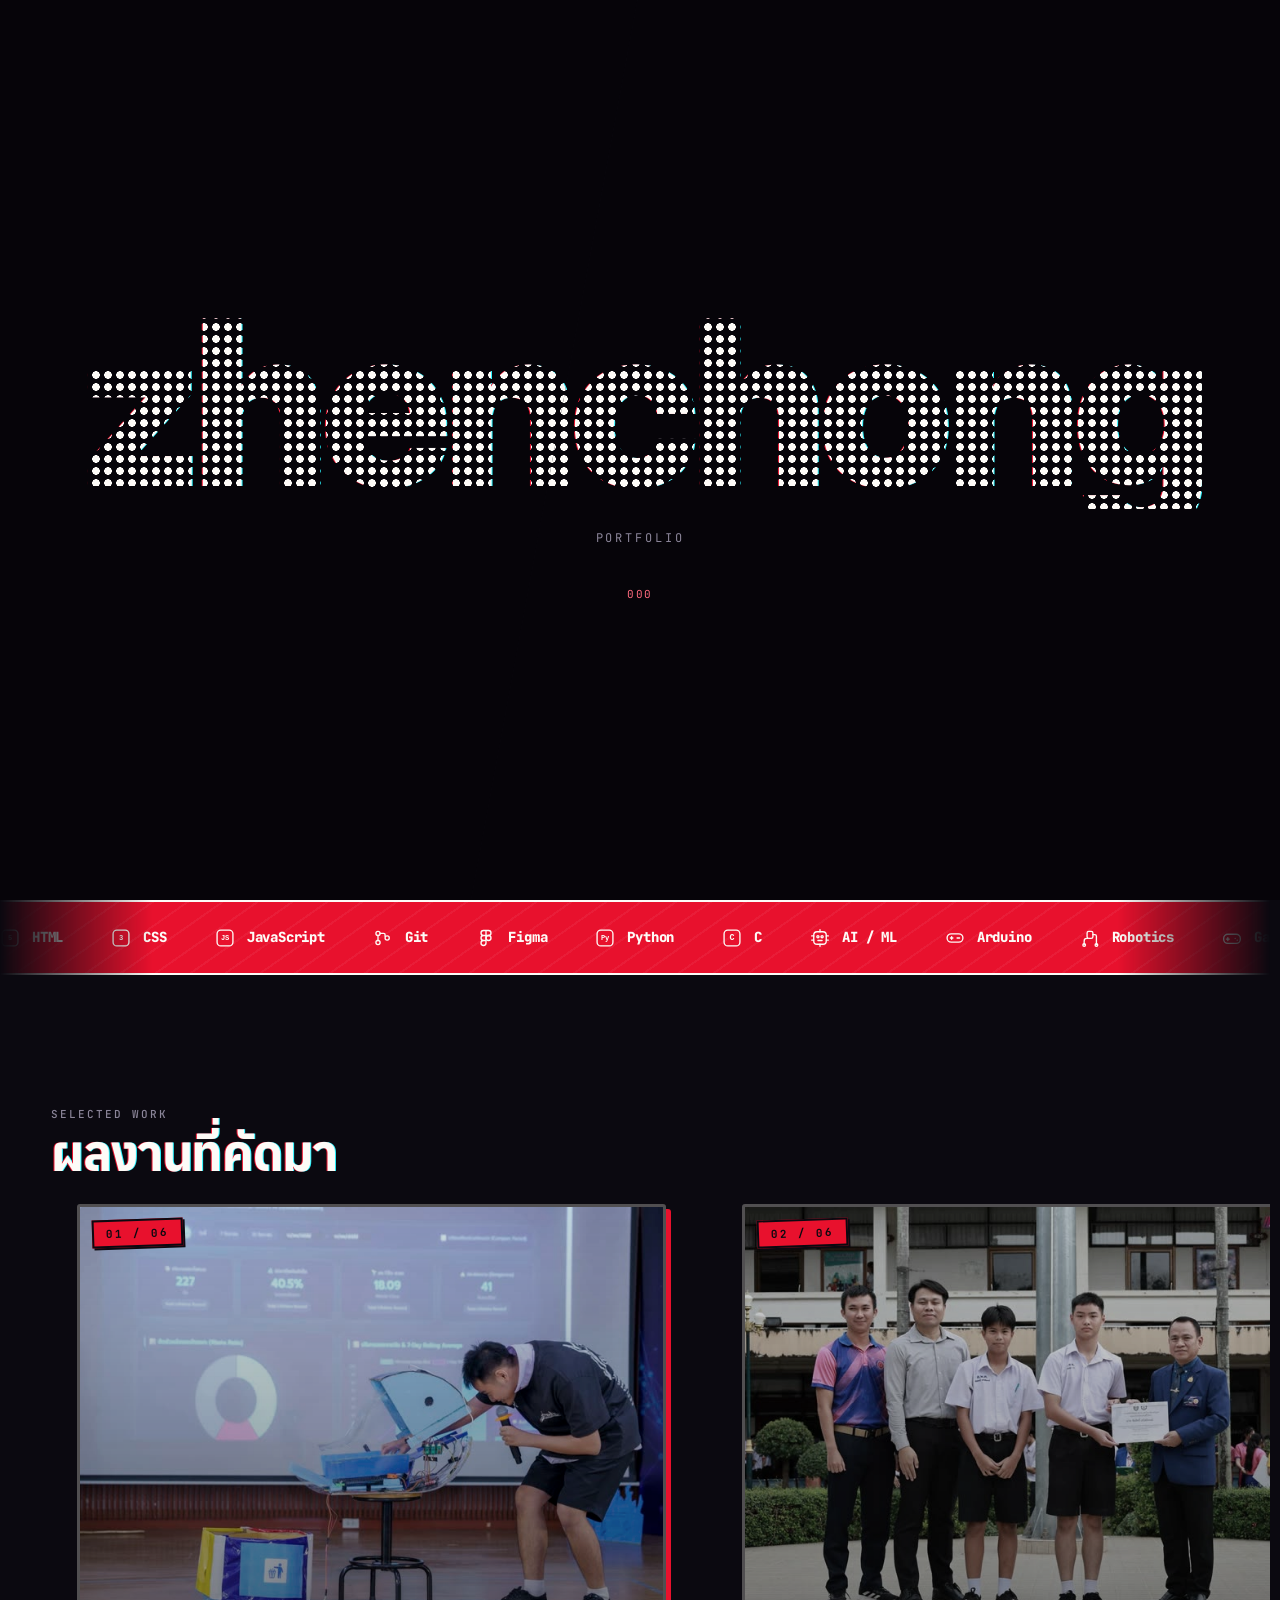
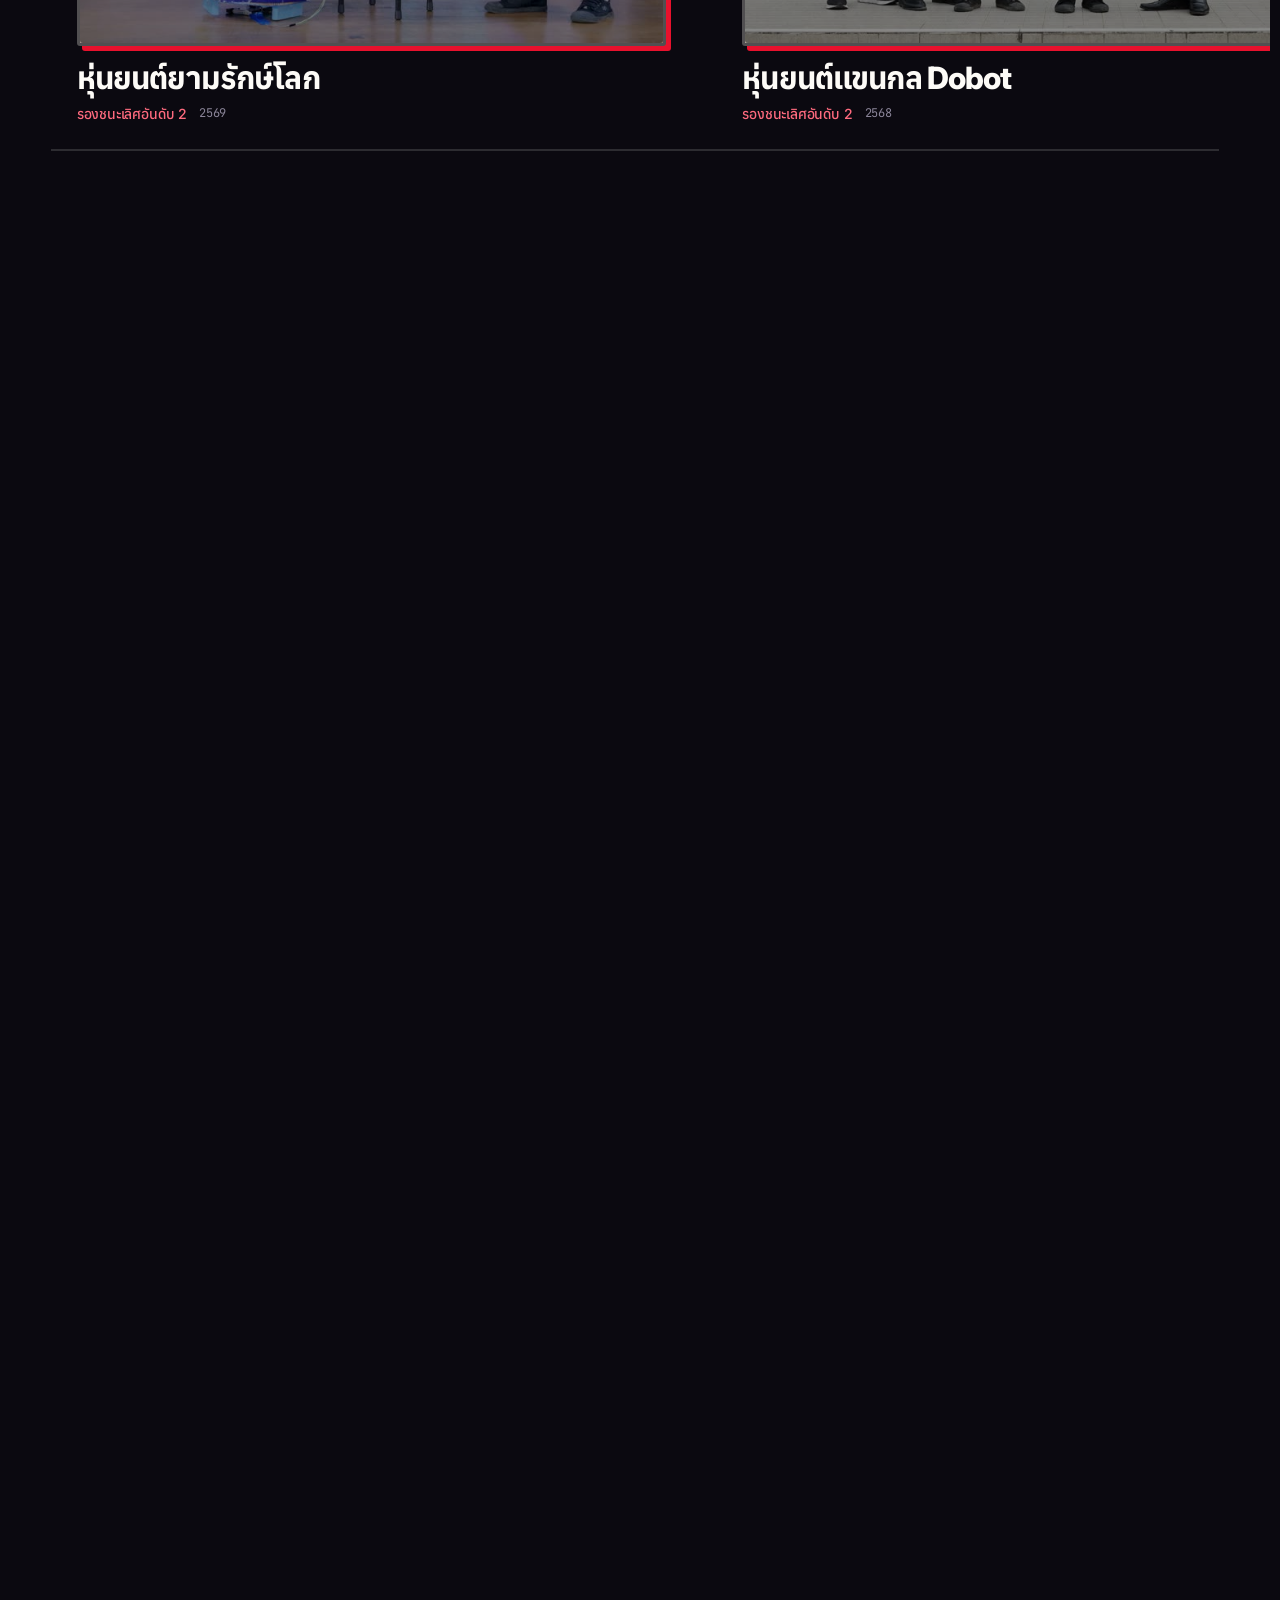
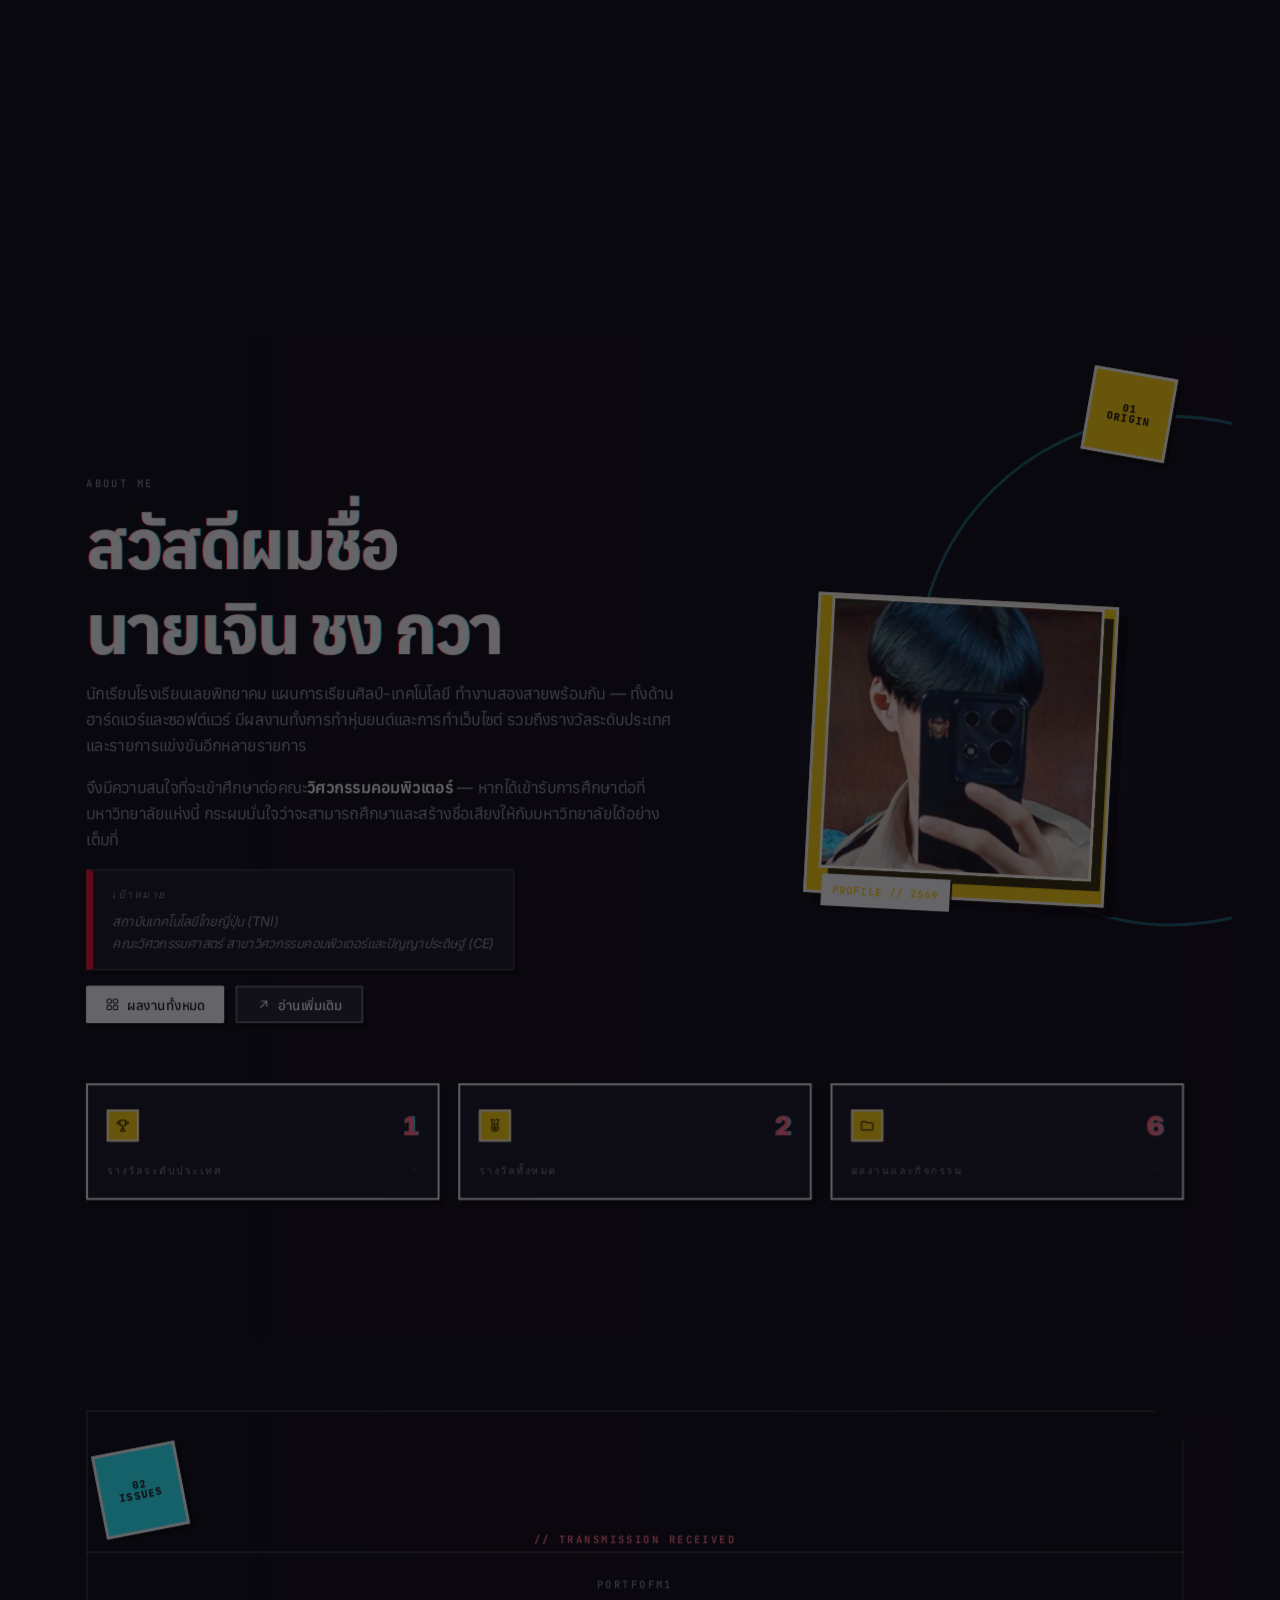
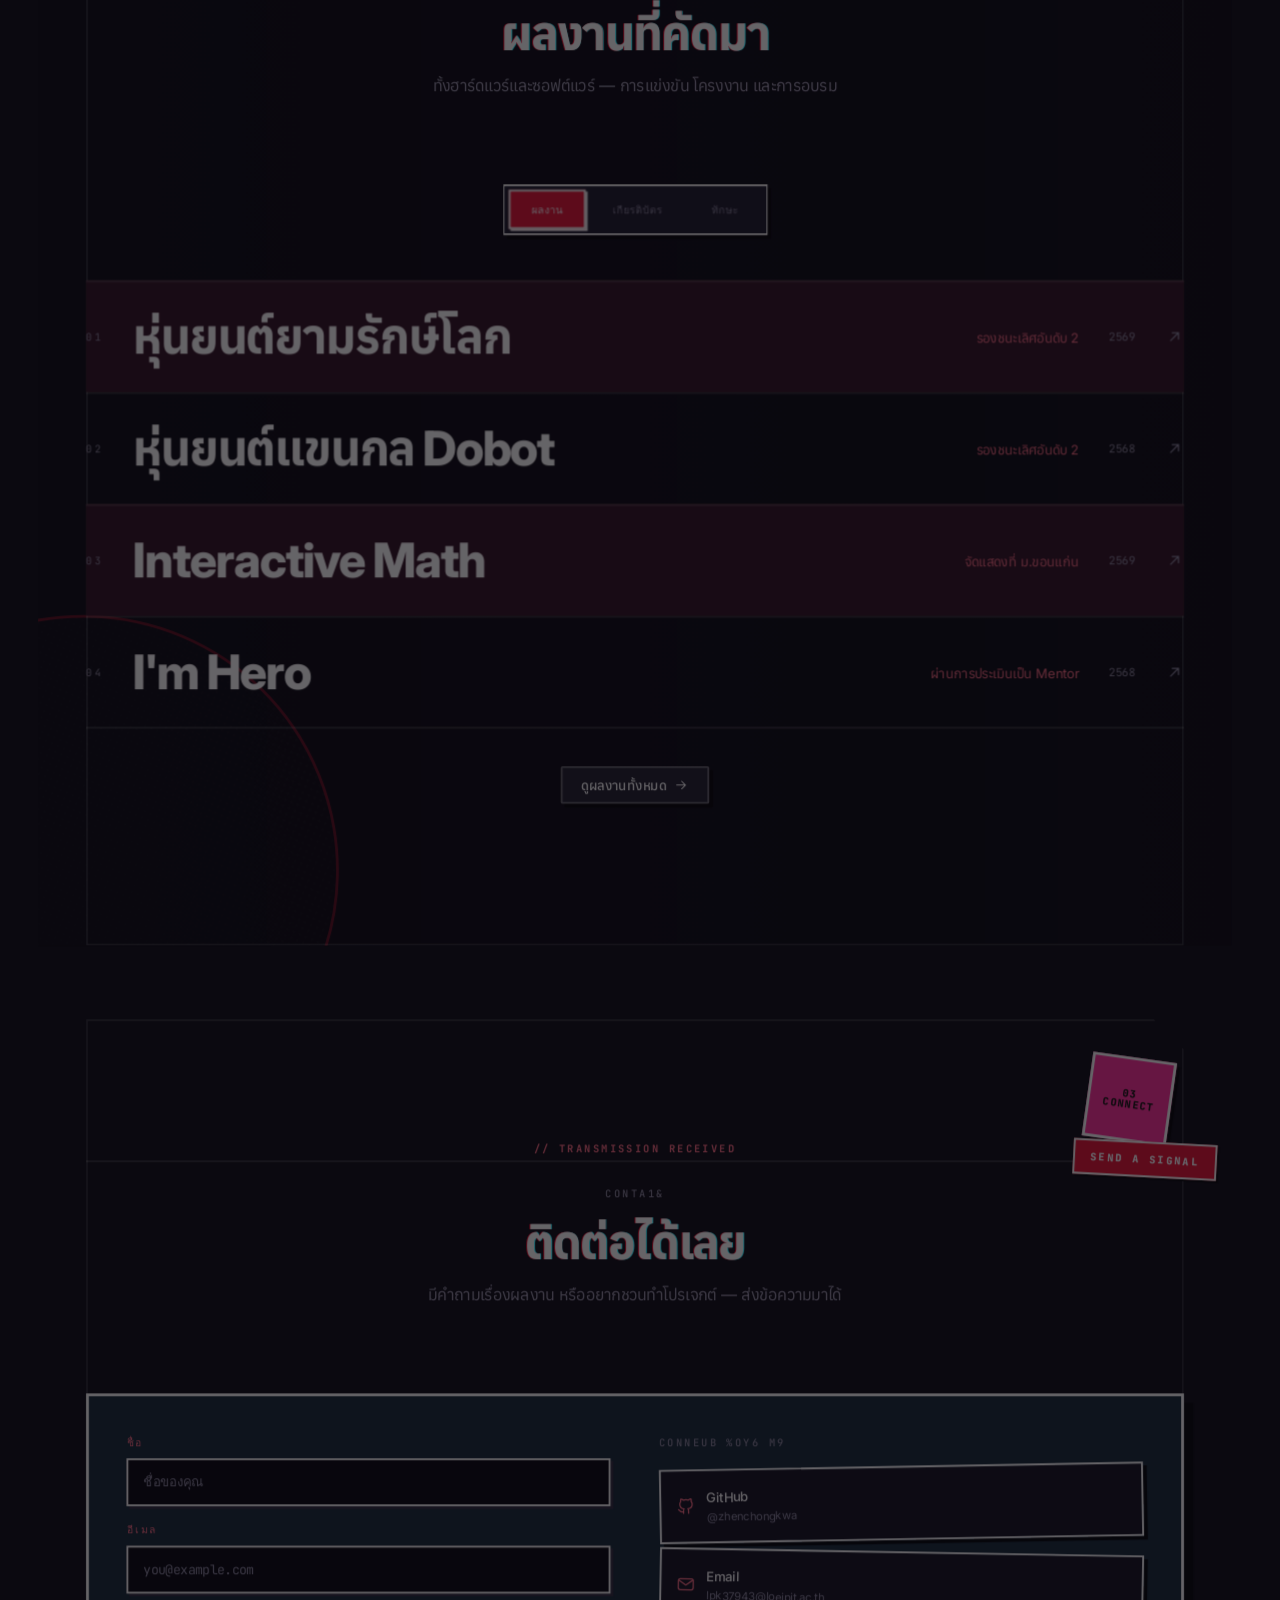
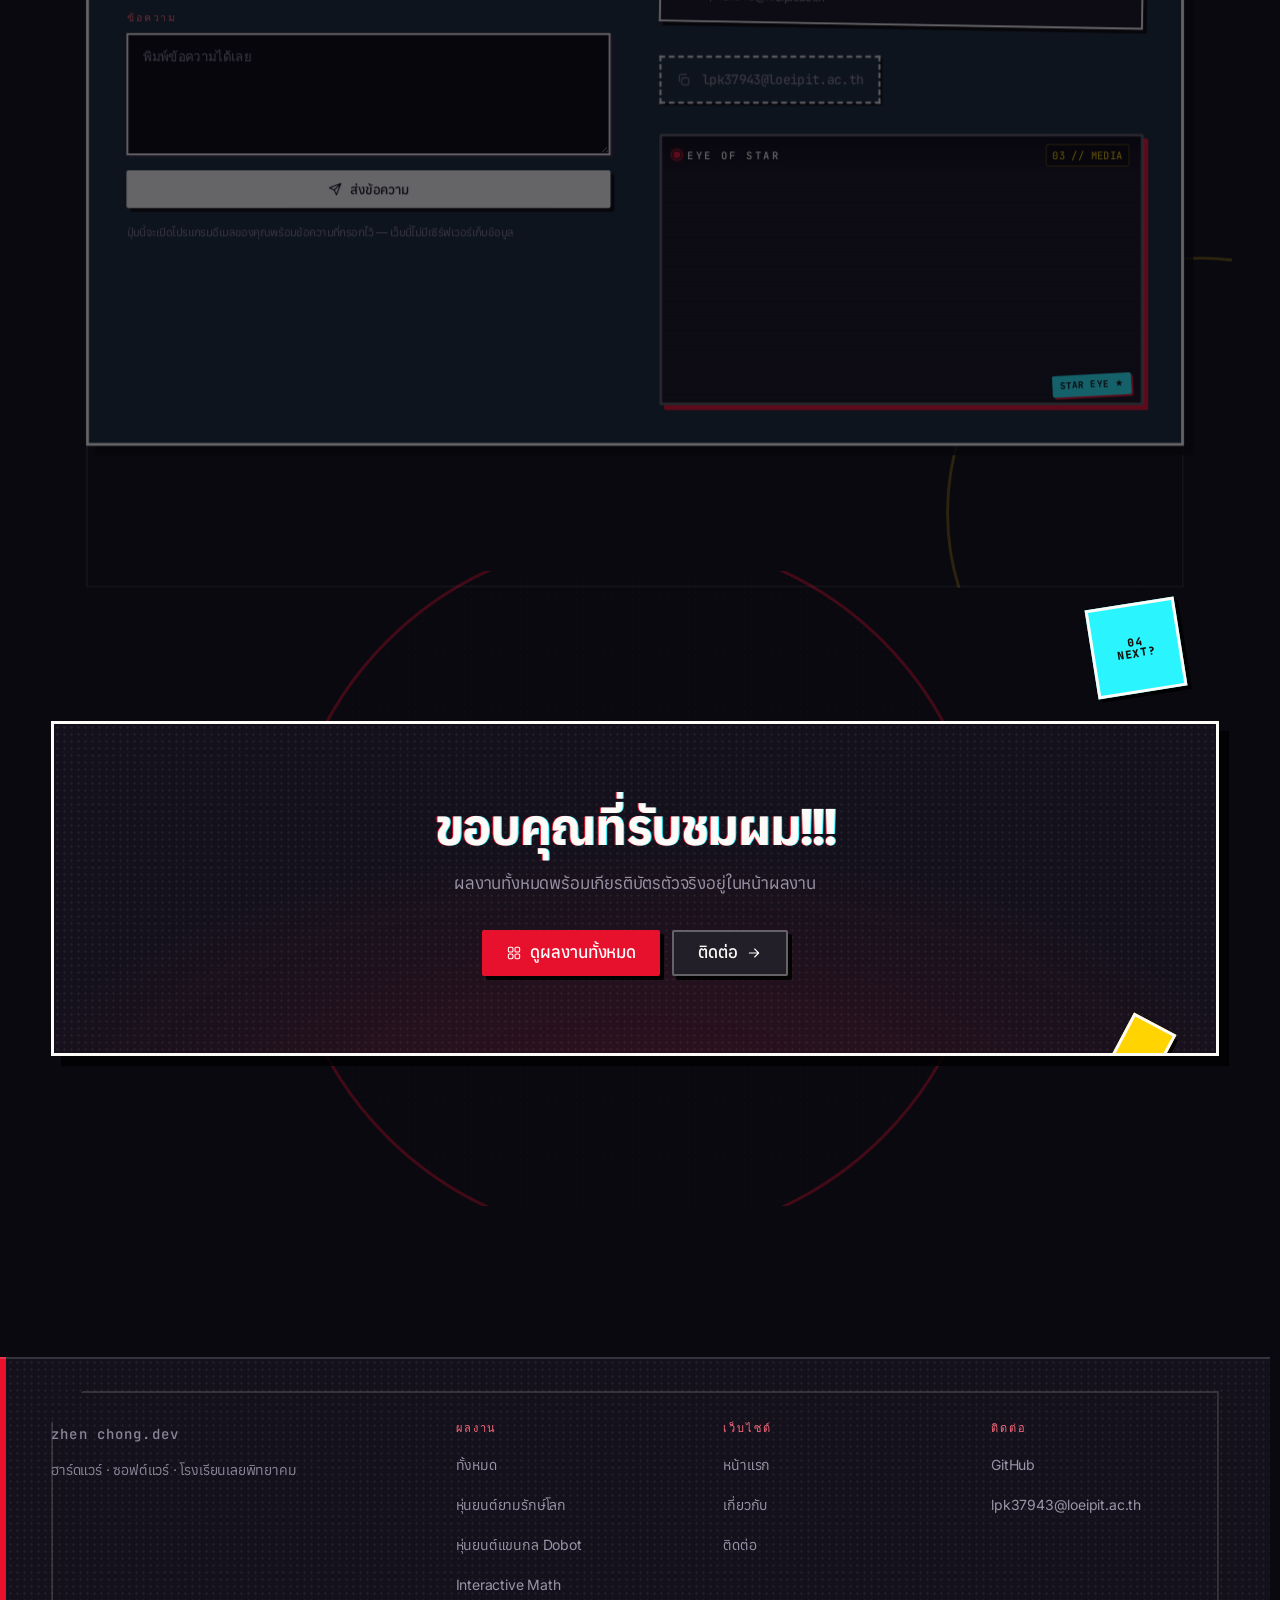
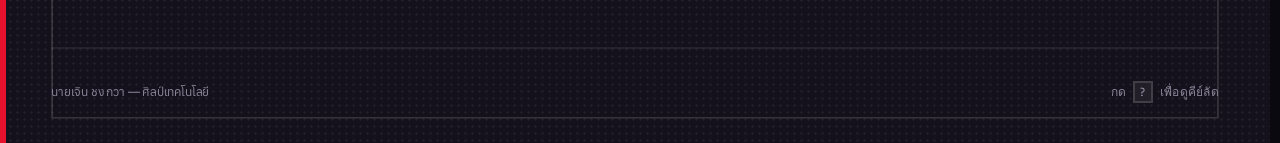
<file: index.html>
<!DOCTYPE html>
<html lang="th" class="no-js" data-root="./">
<head>
<meta charset="UTF-8">
<meta name="viewport" content="width=device-width, initial-scale=1">
<title>Portfolio — zhenchongkwa</title>

<!-- ============================================================
     META + การ์ดตอนแชร์ลิงก์

     og:image ต้องเป็น URL เต็มเสมอ ตัวขูดข้อมูลของ LINE/Facebook อ่าน path
     แบบสัมพัทธ์ไม่ออก มันไม่ได้เปิดหน้าเว็บเหมือนเบราว์เซอร์ แค่ดึง HTML
     มาอ่าน <head> อย่างเดียว — ที่อยู่นี้ผูกกับโฮสต์ ถ้าย้ายต้องแก้ทุกหน้า
     ============================================================ -->
<meta name="description" content="พอร์ตโฟลิโอนายเจิน ชง กวา โรงเรียนเลยพิทยาคม — รางวัลระดับประเทศ IPST AI Inventor, หุ่นยนต์แขนกล Dobot และโครงงาน Interactive Math">
<meta name="theme-color" content="#0b0910">
<link rel="canonical" href="https://zhenchongkwa.github.io/portfolio/">

<meta property="og:type" content="website">
<meta property="og:title" content="Portfolio — zhen chong kwa">
<meta property="og:description" content="รางวัลระดับประเทศ IPST AI Inventor · หุ่นยนต์แขนกล Dobot · Interactive Math">
<meta property="og:image" content="https://zhenchongkwa.github.io/portfolio/assets/og-image.jpg">
<meta property="og:url" content="https://zhenchongkwa.github.io/portfolio/">
<meta name="twitter:card" content="summary_large_image">

<link rel="icon" href="assets/favicon.svg" type="image/svg+xml">

<!-- ============================================================
     ธีม — ต้องรันก่อน CSS โหลด ไม่งั้นจะเห็นจอกระพริบเป็นสีตรงข้ามหนึ่งเฟรม
     ก่อนที่ค่าที่ผู้ใช้เลือกไว้จะถูกอ่าน (flash of wrong theme)
     ตัวนี้ต้องเป็นสคริปต์ inline เท่านั้น ไฟล์แยกโหลดไม่ทัน
     ============================================================ -->
<script>
(function () {
  var t = null;
  try { t = localStorage.getItem('pf-theme'); } catch (e) {}
  document.documentElement.dataset.theme = t === 'light' ? 'light' : 'dark';
})();
</script>

<!-- ฟอนต์: Inter (อังกฤษ) · Anuphan (ไทย) · JetBrains Mono (ป้ายกำกับ)
     preconnect สองบรรทัดช่วยลดเวลาโหลดฟอนต์ราว 100ms เพราะเปิดการเชื่อมต่อ
     ล่วงหน้าก่อนที่เบราว์เซอร์จะอ่านเจอว่าต้องโหลดจากที่ไหน -->
<link rel="preconnect" href="https://fonts.googleapis.com">
<link rel="preconnect" href="https://fonts.gstatic.com" crossorigin>
<link rel="stylesheet" href="https://fonts.googleapis.com/css2?family=Anuphan:wght@200..700&family=Inter:wght@100..900&family=JetBrains+Mono:wght@100..800&display=swap">

<!-- CSS แยกเป็นหลาย <link> ไม่ใช่ @import ในไฟล์เดียว
     เพราะ @import บังคับให้เบราว์เซอร์โหลดทีละไฟล์ต่อกันเป็นทอดๆ
     ส่วน <link> หลายเส้นโหลดพร้อมกันได้ทั้งหมด -->
<link rel="stylesheet" href="assets/css/tokens.css">
<link rel="stylesheet" href="assets/css/base.css">
<link rel="stylesheet" href="assets/css/layout.css">
<link rel="stylesheet" href="assets/css/components.css">
<link rel="stylesheet" href="assets/css/motion.css">
<link rel="stylesheet" href="assets/css/pages.css">

<script type="application/ld+json">
{
  "@context": "https://schema.org",
  "@type": "Person",
  "name": "เจิน ชง กวา",
  "jobTitle": "Student Developer",
  "url": "https://zhenchongkwa.github.io/portfolio/",
  "sameAs": ["https://github.com/zhenchongkwa"],
  "knowsAbout": ["Artificial Intelligence", "Robotics", "Electronics", "Front-end Development"],
  "alumniOf": "โรงเรียนเลยพิทยาคม จังหวัดเลย"
}
</script>
</head>

<body data-scene="home">

<!-- ============================================================
     ชั้นแสงเคลื่อนไหว — ฉากหลังของทั้งหน้า ทำด้วย CSS ล้วน

     ต้องเป็น element แรกใน <body> เพื่อให้วาดทับกริดแบน (body::before)
     แต่ยังอยู่ใต้เกรน (body::after) ตามลำดับการซ้อนที่ตั้งใจไว้ใน motion.css
     aria-hidden เพราะเป็นภาพประกอบล้วน ไม่มีข้อมูลที่ screen reader ต้องรู้

     ตรงนี้เคยเป็น <canvas> ฉาก 3D ที่เรนเดอร์แขนกลด้วย WebGL — ถอดออกแล้ว
     เหตุผลอยู่ที่หัวข้อ .ambient ใน assets/css/motion.css
     ============================================================ -->
<div class="ambient" aria-hidden="true"><i></i><i></i><i></i></div>


<!-- รูปทรงวิศวกรรมลอยเป็นฉากหลัง ลากได้ — รูปทรงถูกสร้างโดย js/modules/formes.js -->
<div class="formes" data-formes aria-hidden="true"></div>

<!-- ============================================================
     ฉากเปิด — ใยแมงมุมวาดตัวเองแล้วฉีกออกเป็นสองซีก
     เล่นครั้งเดียวต่อ session กดที่ไหนก็ข้ามได้

     ที่นี่มีแค่โครงสองซีก ส่วนใยกับข้อความถูกใส่ทีหลังโดย fx.js
     เพราะรูปใยสร้างด้วยตรีโกณ ไม่ใช่ path ที่เขียนมือได้
     ============================================================ -->
<div class="intro" data-intro>
  <div class="intro-tear intro-tear--l" aria-hidden="true"><div class="intro-stage" data-intro-stage></div></div>
  <div class="intro-tear intro-tear--r" aria-hidden="true"><div class="intro-stage" data-intro-stage></div></div>
</div>

<a class="skip-link" href="#main">ข้ามไปเนื้อหาหลัก</a>

<!-- ============================================================
     NAV — แคปซูลลอย กระจกจะติดตอนเลื่อนลง
     ============================================================ -->
<header class="site-header" data-scrolled="false">
  <nav class="nav" aria-label="เมนูหลัก">
    <a class="nav-brand" href="index.html"><span>zhen chong</span><span>.dev</span></a>

    <ul class="nav-links">
      <li><a class="nav-link" href="#hero" aria-current="page">Home</a></li>
      <li><a class="nav-link" href="#about">About</a></li>
      <li><a class="nav-link" href="#work">Portfolio</a></li>
      <li><a class="nav-link" href="#contact">Contact</a></li>
    </ul>

    <div class="nav-actions">
      <button type="button" class="icon-btn" data-magnet data-theme-toggle aria-label="สลับธีมสว่าง / มืด"></button>
      <button type="button" class="kbd-hint" data-magnet data-palette-open>
        <span data-icon="search"></span>
        ค้นหา
        <kbd>⌘</kbd><kbd>K</kbd>
      </button>
      <button type="button" class="nav-toggle" data-nav-toggle aria-expanded="false"
              aria-controls="nav-panel" aria-label="เปิดเมนู">
        <i></i><i></i><i></i>
      </button>
    </div>
  </nav>

  <div class="nav-panel" id="nav-panel" data-nav-panel data-open="false">
    <div>
      <ul>
        <li><a href="#hero">Home</a></li>
        <li><a href="#about">About</a></li>
        <li><a href="#work">Portfolio</a></li>
        <li><a href="#contact">Contact</a></li>
        <li><a href="work/index.html">ผลงานทั้งหมด</a></li>
      </ul>
    </div>
  </div>
</header>

<main id="main" data-comic-fx>

  <!-- ==========================================================
       HERO
       ========================================================== -->
  <section class="hero" id="hero">

    <!-- data-par = ขยับคนละความเร็วกับหน้า (โค้ดอยู่ที่ modules/scenes.js)
         แสงสองก้อนใช้ค่าคนละเครื่องหมาย จึงสวนทางกันตอนเลื่อน ทำให้รู้สึกว่า
         อยู่คนละระยะลึก — ถ้าไปทางเดียวกันทั้งคู่จะดูเหมือนภาพเดียวที่เลื่อนเฉยๆ
         ⚠ ห้ามใส่ data-par ทับ element ที่มี data-reveal (ทั้งคู่เขียน translate) -->
    <div class="glow glow--accent hero-glow-a" aria-hidden="true" data-par="0.35"></div>
    <div class="glow glow--warm hero-glow-b" aria-hidden="true" data-par="-0.25"></div>

    <!-- รอยฟันค้างจากฉากเปิด — วาบครั้งเดียวตอนคิวหน้าจอแรกเริ่ม แล้วจางหาย
         มุมกับตำแหน่งมาจาก --cut-deg / --cut-x ที่ fx.js เขียนไว้ที่ <html>
         ซึ่งเป็นแนวที่จอแยกจริง รอยนี้จึงต่อจากคมดาบพอดีทุกสัดส่วนจอ
         หน้าตาอยู่ที่ .hero-scar ใน pages.css · แอนิเมชันอยู่ใน motion.css -->
    <i class="hero-scar" aria-hidden="true"></i>
    
    <!-- ==========================================================
         หน้าจอแรกแบบโปสเตอร์ — เต็มจอ ชนขอบ

         เลิกใช้ container แล้ว เพราะ container บังคับ max-width 1280px กับ
         ขอบ 64px รอบด้าน ผลคือหน้าเว็บ "ไม่เคยแตะขอบจอ" ซึ่งเป็นสัดส่วนของ
         เทมเพลต ไม่ใช่ของงานออกแบบ — ชื่อตัวยักษ์จึงถูกกักไว้ในกล่องกลางจอ
         และไม่มีน้ำหนักพอจะเป็นจุดเริ่มสายตา

         โครงใหม่เป็นสามชั้นซ้อนกัน ไม่ใช่กริดสองคอลัมน์:
           ชั้นหลัง  รูปถ่ายเม็ดจุดเต็มจอ ชิดขวา
           ชั้นกลาง  บัตรห้อยที่ห้อยลงมาจากขอบบน
           ชั้นหน้า  ชื่อตัวยักษ์นั่งชนขอบล่างซ้าย + แถบข้อมูลใต้ชื่อ
         ========================================================== -->

    <!-- ชั้นหลัง — รูปถ่ายเม็ดจุด กินครึ่งขวาที่คอลัมน์เนื้อหาไม่ได้ใช้
         ที่อยู่รูปมาจาก SITE.heroShot ใน data/projects.js (main.js เป็นคนต่อให้)
         mask ไล่จางทางซ้ายเว้นที่ให้ตัวหนังสือ ทางบนเว้นที่ให้แถบ nav -->
    <div class="hero-shot" data-hero-shot data-halftone data-ht-mode="hold" aria-hidden="true">
      <img alt="" data-hero-img data-label="zhen chong" data-ratio="4/3" decoding="async">
    </div>

    <!-- บัตรห้อยสายคล้อง — ลากได้ (ฟิสิกส์อยู่ใน modules/lanyard.js)
         ห้อยจากขอบบนทางขวา ถ่วงน้ำหนักกับคอลัมน์ข้อความทางซ้าย -->
    <div class="lanyard" data-lanyard data-dragged="false" data-par="0.15">
      <span class="lanyard-anchor" aria-hidden="true"></span>
      <svg class="lanyard-rope" aria-hidden="true">
        <path class="lanyard-strap" d=""></path>
        <path class="lanyard-strap-hi" d=""></path>
      </svg>

      <div class="lanyard-card">
        <span class="lanyard-clip" aria-hidden="true"></span>
        <div class="lanyard-photo" data-halftone data-ht-mode="hold">
          <!-- แทนที่ไฟล์นี้ด้วยรูปตัวเอง สัดส่วน 3:4 -->
          <img src="assets/img/portrait-card.jpg" alt="รูปโปรไฟล์"
               data-label="ใส่รูปที่นี่" data-ratio="3/4" draggable="false">
          <span class="lanyard-monogram" aria-hidden="true"><b>ZC</b><small>photo</small></span>
        </div>
        <span class="lanyard-name" aria-hidden="true">
          <span>เจิน ชง กวา</span><span>2569</span>
        </span>
      </div>

      <p class="lanyard-tip">ลากบัตรเล่นได้</p>
    </div>

    <!-- คอลัมน์เนื้อหา — เรียงลงมาชั้นเดียว ไม่มีอะไรลอยทับกัน
         ทุกอย่างอยู่ในกล่องเดียวกับ .container ของ section อื่น (กฎข้อ 11) -->
    <div class="hero-poster" data-depth="0.18">

      <!-- ⚠ --i ทุกตัวในหน้าจอแรกเขียนเป็น inline style โดยตั้งใจ ไม่ใช่ใน CSS
           stagger() ใน reveal.js เช็คด้วย el.style.getPropertyValue("--i")
           ซึ่งอ่านเฉพาะ inline — ถ้าเขียนไว้ในไฟล์ CSS มันจะมองไม่เห็นแล้วทับ
           ด้วยเลขไล่อัตโนมัติตามลำดับ DOM ทำให้คิวที่จัดไว้เสียทั้งชุด

           ลำดับที่ตั้งไว้ไล่ตามที่ตาอ่านหน้าแนะนำตัวจริงๆ ไม่ใช่ตามลำดับใน DOM:
           ภาพ → ชื่อ → ตัวตน → รายละเอียด → ทางไปต่อ
           ค่าจริงของแต่ละขั้นอยู่ที่ --enter-* ใน tokens.css -->
      <span class="status-pill" data-reveal style="--i:0">
        <span class="status-dot"></span>
        Available for work
      </span>

      <!-- data-split ทำให้แต่ละบรรทัดเผยขึ้นมาจากใต้เส้นบังทีละบรรทัด (modules/type.js)
           data-depth ให้มันขยับตามเมาส์เล็กน้อย (modules/comic-fx.js) -->
      <h1 class="hero-name" data-split data-reveal data-glitch data-sense data-depth="0.3">
        <span class="hero-name-lit">zhen chong</span>
        <span class="hero-name-dim">portfolio</span>
      </h1>

      <!-- .hero-bar ไม่ถือ data-reveal เองแล้ว — ย้ายไปไว้ที่ลูกทีละตัว

           ของเดิมทั้งก้อนเป็น [data-reveal] ตัวเดียว บทบาท · ย่อหน้า · ชิป ·
           ลิงก์ · บรรทัดรางวัล จึงโผล่พร้อมกันหมดในจังหวะเดียว ซึ่งอ่านเป็น
           "กล่องข้อความปรากฏ" ไม่ใช่ "คนคนหนึ่งกำลังแนะนำตัว" -->
      <div class="hero-bar">
        <p class="hero-role caret" data-reveal style="--i:1">student developer</p>

        <p class="hero-lede" data-reveal style="--i:2">
          กระผมนายเจิน ชง กวา จากโรงเรียนเลยพิทยาคม แผนการเรียนศิลป์-เทคโนโลยี
          สนใจการทำฮาร์ดแวร์และซอฟต์แวร์ จึงตั้งใจเรียนต่อคณะวิศวกรรมคอมพิวเตอร์
        </p>

        <!-- ลูกโป่ง CLICK ME อยู่ในแถวเดียวกับชิปโดยตั้งใจ
             มันจึงเกาะท้ายแถวชิปเสมอ ไม่ว่าคอลัมน์จะสูงเท่าไหร่
             จอแคบ = ไหลต่อท้ายชิปตามปกติ · จอกว้าง = ลอยออกไปทางขวาของแถว -->
        <div class="row row--tight hero-chips">
          <span class="chip" data-reveal style="--i:3">Electronics</span>
          <span class="chip" data-reveal style="--i:4">Developer</span>
          <span class="chip" data-reveal style="--i:5">Project Manager</span>
          <button type="button" class="comic-bubble comic-bubble--cyan" data-reveal style="--i:6" data-pop data-sense aria-label="Click me">CLICK<br>ME!</button>
        </div>

        <!-- ลิงก์ข้อความแทนปุ่มสองปุ่ม — หน้าจอแรกมีทางเดินทางเดียวคือ "เลื่อนลง"
             ปุ่มทึบสองปุ่มเรียกความสนใจแรงเกินกว่าที่ควรได้ในจอที่เนื้อหาสงบแบบนี้ -->
        <p class="hero-more mono-note" data-reveal style="--i:8">
          <a href="#work" data-magnet data-sense><span data-icon="arrowDown"></span> ดูผลงานด้านล่าง</a>
        </p>

        <p class="hero-award mono-note" data-reveal style="--i:9">
          <span data-icon="trophy"></span> รางวัลระดับประเทศ IPST AI Inventor 2569
        </p>
      </div>

      <!-- ลูกโป่ง IDEAS IN MOTION — ช่องว่างซ้ายเหนือชื่อ (เฉพาะจอกว้างมาก)
           เป็นลูกคนสุดท้ายของ .hero-poster ซึ่ง position: relative อยู่แล้ว
           จอที่ช่องซ้ายแคบเกินไป = ไหลต่อท้ายคอลัมน์ตามปกติ ไม่หลุดจอ -->
      <button type="button" class="comic-bubble comic-bubble--red" data-reveal style="--i:10" data-pop data-sense aria-label="Ideas in motion">IDEAS<br>IN MOTION</button>
    </div>

    <span class="scroll-hint" aria-hidden="true">
      Scroll
      <span data-icon="arrowDown"></span>
    </span>
  </section>

  <!-- ==========================================================
       แถบเครื่องมือเลื่อน
       ========================================================== -->
  <div class="marquee comic-ribbon" aria-label="เครื่องมือที่ใช้">
    <div class="marquee-track" data-marquee></div>
  </div>

  <!-- ==========================================================
       REEL — ผลงานไถลผ่านหน้าจอตอนเลื่อน

       มาร์กอัปของแผงถูกสร้างโดย renderReel ใน js/modules/render.js
       การตรึงจออยู่ที่ js/modules/reel.js · หน้าตาอยู่ที่หัวข้อ REEL ใน pages.css

       data-sticky บอก scenes.js ว่าห้ามใส่ scale ให้ส่วนนี้ตอนเลื่อนพ้น
       เพราะ scale ทำให้ตัวมันกลายเป็น containing block แล้ว position: sticky
       ข้างในจะเลิกตรึงทันที (เหตุผลเต็มอยู่ที่ initScenes ใน modules/scenes.js)

       ค่าตั้งต้นของส่วนนี้คือแถบเลื่อนแนวนอนที่ปัดเองได้ ซึ่งใช้งานได้ครบแม้
       JavaScript ตายสนิท reel.js จะอัปเกรดเป็นโหมดตรึงให้เมื่อเครื่องไหว
       ========================================================== -->
  <section class="reel" id="reel" data-reel data-sticky
           aria-labelledby="reel-heading">
    <div class="reel-pin">

      <div class="reel-head">
        <span class="eyebrow" data-scramble data-reveal>Selected work</span>
        <h2 id="reel-heading" class="gradient-text" data-split data-reveal
            style="font-size:var(--t-h2)">ผลงานที่คัดมา</h2>
      </div>

      <div class="reel-track" data-reel-track></div>

      <div class="reel-rail" aria-hidden="true"><i></i></div>

    </div>
  </section>

  <!-- ==========================================================
       ABOUT
       ========================================================== -->
  <section class="section comic-chapter comic-chapter--about about-video-section" id="about">
    <!-- วีดีโอพื้นหลัง — เล่นเฉพาะบล็อก About Me เท่านั้น -->
    <video class="about-bg-video" autoplay muted loop playsinline aria-hidden="true">
      <source src="assets/video/video-01.mp4" type="video/mp4">
    </video>
    <!-- โทนมืดทับวีดีโอ — ช่วยให้ตัวหนังสืออ่านง่าย -->
    <div class="about-video-overlay" aria-hidden="true"></div>

    <span class="chapter-mark chapter-mark--about" data-depth="0.12" aria-hidden="true">01<br>ORIGIN</span>
    <div class="container">
      <div class="split split--text-lead">

        <div class="stack">
          <span class="eyebrow" data-scramble data-reveal>About me</span>

          <h2 class="gradient-text" data-split style="font-size:var(--t-h1)" data-reveal>
            <!-- หนึ่ง <span> = หนึ่งบรรทัด (แบบเดียวกับ h1 ของ hero)
                 ห้ามใช้ <br> หรือปล่อยข้อความลอยนอก <span> — splitOne ใน type.js
                 ถือว่า "ลูกแต่ละตัวคือหนึ่งบรรทัด" แล้วข้ามข้อความที่ไม่ได้ห่อไปเลย
                 <br> จึงกลายเป็นบรรทัดว่างสูงเต็มบรรทัด และข้อความที่ลอยอยู่จะไม่ได้หน้ากาก -->
            <span>สวัสดีผมชื่อ</span>
            <span>นายเจิน ชง กวา</span>
          </h2>

          <p class="text-soft" data-reveal>
            นักเรียนโรงเรียนเลยพิทยาคม แผนการเรียนศิลป์-เทคโนโลยี ทำงานสองสายพร้อมกัน —
            ทั้งด้านฮาร์ดแวร์และซอฟต์แวร์ มีผลงานทั้งการทำหุ่นยนต์และการทำเว็บไซต์
            รวมถึงรางวัลระดับประเทศและรายการแข่งขันอีกหลายรายการ
          </p>

          <p class="text-soft" data-reveal>
            จึงมีความสนใจที่จะเข้าศึกษาต่อคณะ<strong>วิศวกรรมคอมพิวเตอร์</strong> —
            หากได้เข้ารับการศึกษาต่อที่มหาวิทยาลัยแห่งนี้
            กระผมมั่นใจว่าจะสามารถศึกษาและสร้างชื่อเสียงให้กับมหาวิทยาลัยได้อย่างเต็มที่
          </p>

          <blockquote class="quote-box" data-reveal>
            <span class="eyebrow" data-scramble style="display:block;margin-bottom:var(--s-2)">เป้าหมาย</span>
            สถาบันเทคโนโลยีไทยญี่ปุ่น (TNI)<br>
            คณะวิศวกรรมศาสตร์ สาขาวิศวกรรมคอมพิวเตอร์และปัญญาประดิษฐ์ (CE)
          </blockquote>

          <div class="row" data-reveal>
            <a data-magnet class="btn btn--primary" href="work/index.html">
              <span data-icon="grid"></span> ผลงานทั้งหมด
            </a>
            <a data-magnet class="btn btn--secondary" href="about.html">
              <span data-icon="arrowUpRight"></span> อ่านเพิ่มเติม
            </a>
          </div>
        </div>

        <!-- ไม่ใส่ data-halftone ตรงนี้โดยตั้งใจ — ชั้นเม็ดจุดโหมด hold เป็นแผ่นทึบที่บังรูป
             ไว้จนกว่าจะชี้เมาส์ (ดู [data-halftone="on"]::after ใน components.css)
             กรอบนี้ต้องการให้เห็นรูปสีจริงตลอดเวลา จึงไม่ผูกเอฟเฟกต์ไว้เลย -->
        <div class="portrait" data-reveal="scale">
          <!-- แทนที่ด้วยรูปตัวเอง สัดส่วนจัตุรัส -->
          <!-- data-par อยู่ที่ <img> ไม่ใช่ที่ .portrait ซึ่งถือ data-reveal อยู่
               ถ้าใส่ที่ตัวเดียวกันจะแย่งกันเขียน translate แล้วรูปจะกระตุก -->
          <img src="assets/img/portrait.jpg" alt="รูปโปรไฟล์" data-par="0.12"
               data-label="ใส่รูปที่นี่" data-ratio="1/1" loading="lazy">
        </div>

      </div>

      <!-- การ์ดสถิติ — ตัวเลขมาจาก SITE.stats ใน data/projects.js -->
      <div class="grid grid--3" style="margin-top:var(--s-16)" data-stats></div>
    </div>
  </section>

  <!-- ==========================================================
       SHOWCASE — สลับสามแท็บ
       ========================================================== -->
  <section class="section section--ruled comic-chapter comic-chapter--work work-video-section" id="work">
    <!-- วีดีโอพื้นหลัง — เล่นเฉพาะบล็อก Portfolio เท่านั้น -->
    <video class="work-bg-video" autoplay muted loop playsinline aria-hidden="true">
      <source src="assets/video/open-eye.mp4" type="video/mp4">
    </video>
    <!-- โทนมืดทับวีดีโอ — ช่วยให้ตัวหนังสืออ่านง่าย -->
    <div class="work-video-overlay" aria-hidden="true"></div>

    <span class="chapter-mark chapter-mark--work" data-depth="0.08" aria-hidden="true">02<br>ISSUES</span>
    <div class="container-wide">

      <div class="section-head section-head--center">
        <span class="eyebrow" data-scramble data-reveal>Portfolio</span>
        <h2 class="gradient-text" data-split data-reveal>ผลงานที่คัดมา</h2>
        <p data-reveal>ทั้งฮาร์ดแวร์และซอฟต์แวร์ — การแข่งขัน โครงงาน และการอบรม</p>
      </div>

      <div class="tabs" data-tabs data-tilt data-sense style="margin-bottom:var(--s-12)" data-reveal>
        <span class="tabs-thumb" aria-hidden="true"></span>
        <div role="tablist" aria-label="หมวดผลงาน" style="display:flex;gap:var(--s-1)">
          <button type="button" class="tab" role="tab" id="tab-work"
                  aria-controls="panel-work" aria-selected="true">ผลงาน</button>
          <button type="button" class="tab" role="tab" id="tab-cert"
                  aria-controls="panel-cert" aria-selected="false" tabindex="-1">เกียรติบัตร</button>
          <button type="button" class="tab" role="tab" id="tab-tech"
                  aria-controls="panel-tech" aria-selected="false" tabindex="-1">ทักษะ</button>
        </div>
      </div>

      <div class="tab-panel" id="panel-work" role="tabpanel" aria-labelledby="tab-work">
        <div class="pindex" data-project-index data-limit="4"></div>
        <noscript>
          <p class="text-soft" style="text-align:center;padding:var(--s-10)">
            การ์ดผลงานสร้างด้วย JavaScript — เปิด JavaScript แล้วโหลดหน้าใหม่
            หรือดูรายการทั้งหมดที่ <a href="work/index.html" style="text-decoration:underline">หน้าผลงาน</a>
          </p>
        </noscript>
        <div class="row row--center" style="margin-top:var(--s-10)">
          <a data-magnet class="btn btn--secondary" href="work/index.html" data-sense data-glitch>
            ดูผลงานทั้งหมด <span data-icon="arrowRight"></span>
          </a>
        </div>
      </div>

      <div class="tab-panel" id="panel-cert" role="tabpanel" aria-labelledby="tab-cert" hidden>
        <p class="mono-note" style="text-align:center;margin-bottom:var(--s-8)">
          กดที่เกียรติบัตรเพื่อดูขนาดเต็ม
        </p>
        <div class="cert-grid" data-certs></div>
      </div>

      <div class="tab-panel" id="panel-tech" role="tabpanel" aria-labelledby="tab-tech" hidden>
        <div class="grid grid--tech" data-tools></div>
      </div>

    </div>
  </section>

  <!-- ==========================================================
       CONTACT
       ========================================================== -->
  <section class="section section--ruled comic-chapter comic-chapter--contact" id="contact">
    <span class="chapter-mark chapter-mark--contact" data-depth="0.1" aria-hidden="true">03<br>CONNECT</span>
    <div class="container">

      <div class="section-head section-head--center">
        <span class="eyebrow" data-scramble data-reveal>Contact</span>
        <h2 class="gradient-text" data-split data-reveal>ติดต่อได้เลย</h2>
        <p data-reveal>มีคำถามเรื่องผลงาน หรืออยากชวนทำโปรเจกต์ — ส่งข้อความมาได้</p>
      </div>

      <div class="split split--top">

        <form class="stack" data-contact-form novalidate style="width:100%">
          <div class="field" style="width:100%">
            <label class="field-label" for="f-name">ชื่อ</label>
            <input class="input" id="f-name" name="name" type="text"
                   autocomplete="name" placeholder="ชื่อของคุณ" required>
          </div>
          <div class="field" style="width:100%">
            <label class="field-label" for="f-mail">อีเมล</label>
            <input class="input" id="f-mail" name="email" type="email"
                   autocomplete="email" placeholder="you@example.com" required>
          </div>
          <div class="field" style="width:100%">
            <label class="field-label" for="f-msg">ข้อความ</label>
            <textarea class="input" id="f-msg" name="message"
                      placeholder="พิมพ์ข้อความได้เลย" required></textarea>
          </div>
          <button type="submit" data-magnet class="btn btn--primary btn--full" data-sense data-glitch>
            <span data-icon="send"></span> ส่งข้อความ
          </button>
          <p class="form-note">
            ปุ่มนี้จะเปิดโปรแกรมอีเมลของคุณพร้อมข้อความที่กรอกไว้ — เว็บนี้ไม่มีเซิร์ฟเวอร์เก็บข้อมูล
          </p>
        </form>

        <div class="stack" style="width:100%">
          <span class="eyebrow" data-scramble>Connect with me</span>
          <div class="grid grid--2" style="width:100%;gap:var(--s-3)" data-socials></div>

          <button type="button" class="copy-mail" data-copy="lpk37943@loeipit.ac.th"
                  style="margin-top:var(--s-4)">
            <span data-icon="copy"></span>
            <span data-site-email>lpk37943@loeipit.ac.th</span>
          </button>

          <!-- การ์ดเล่นวีดีโอ eye of star ในโซน Contact — ตกแต่งสไตล์ไซเบอร์คอมิก -->
          <div class="contact-video-card" data-reveal data-magnet>
            <div class="video-card-header">
              <span class="video-card-status">
                <span class="video-live-dot"></span>
                <span>EYE OF STAR</span>
              </span>
              <span class="video-card-tag">03 // MEDIA</span>
            </div>

            <video autoplay muted loop playsinline aria-label="Eye of star video">
              <source src="assets/video/eye-of-star.mp4" type="video/mp4">
            </video>

            <div class="video-scanlines" aria-hidden="true"></div>
            <span class="video-card-badge" aria-hidden="true">STAR EYE ★</span>
          </div>
        </div>

      </div>
    </div>
  </section>

  <!-- ==========================================================
       CTA
       ========================================================== -->
  <section class="section comic-chapter comic-chapter--cta">
    <span class="chapter-mark chapter-mark--cta" data-depth="0.14" aria-hidden="true">04<br>NEXT?</span>
    <div class="container">
      <div class="cta" data-reveal="scale">
        <h2 class="gradient-text" data-split>ขอบคุณที่รับชมผม!!!</h2>
        <p>ผลงานทั้งหมดพร้อมเกียรติบัตรตัวจริงอยู่ในหน้าผลงาน</p>
        <div class="row row--center">
          <a data-magnet class="btn btn--accent btn--lg" href="work/index.html" data-sense data-glitch>
            <span data-icon="grid"></span> ดูผลงานทั้งหมด
          </a>
          <a data-magnet class="btn btn--secondary btn--lg" href="#contact" data-sense>
            ติดต่อ <span data-icon="arrowRight"></span>
          </a>
        </div>
      </div>
    </div>
  </section>

</main>

<footer class="site-footer">
  <div class="container">
    <div class="footer-grid">

      <div class="footer-col footer-brand">
        <p class="nav-brand" style="margin-bottom:var(--s-3)">
          <span>zhen chong</span><span>.dev</span>
        </p>
        <p class="text-faint" style="font-size:var(--t-small);max-width:34ch">
          ฮาร์ดแวร์ · ซอฟต์แวร์ · โรงเรียนเลยพิทยาคม
        </p>
      </div>

      <div class="footer-col">
        <h4>ผลงาน</h4>
        <ul>
          <li><a href="work/index.html">ทั้งหมด</a></li>
          <li><a href="work/ai-inventor.html">หุ่นยนต์ยามรักษ์โลก</a></li>
          <li><a href="work/dobot.html">หุ่นยนต์แขนกล Dobot</a></li>
          <li><a href="work/interactive-math.html">Interactive Math</a></li>
        </ul>
      </div>

      <div class="footer-col">
        <h4>เว็บไซต์</h4>
        <ul>
          <li><a href="index.html">หน้าแรก</a></li>
          <li><a href="about.html">เกี่ยวกับ</a></li>
          <li><a href="#contact">ติดต่อ</a></li>
        </ul>
      </div>

      <div class="footer-col">
        <h4>ติดต่อ</h4>
        <ul>
          <li><a href="https://github.com/zhenchongkwa" target="_blank" rel="noopener noreferrer">GitHub</a></li>
          <li><a data-site-email href="mailto:lpk37943@loeipit.ac.th">อีเมล</a></li>
        </ul>
      </div>

    </div>

    <div class="footer-bottom">
      <span>นายเจิน ชง กวา — ศิลป์เทคโนโลยี</span>
      <span class="mono-note">กด <kbd>?</kbd> เพื่อดูคีย์ลัด</span>
    </div>
  </div>
</footer>

<!-- ============================================================
     COMMAND PALETTE (⌘K)
     ============================================================ -->
<dialog class="palette" data-palette aria-label="ค้นหาและคำสั่ง">
  <div class="palette-search">
    <span data-icon="search"></span>
    <input type="text" data-palette-input placeholder="พิมพ์เพื่อค้นหาผลงานหรือคำสั่ง…"
           autocomplete="off" spellcheck="false" aria-label="ค้นหา">
  </div>
  <div class="palette-list" data-palette-list role="listbox" aria-label="ผลการค้นหา"></div>
  <div class="palette-foot">
    <span><kbd>↑</kbd><kbd>↓</kbd> เลื่อน</span>
    <span><kbd>↵</kbd> เลือก</span>
    <span><kbd>esc</kbd> ปิด</span>
  </div>
</dialog>

<!-- ============================================================
     กล่องคีย์ลัด (กด ?)
     ============================================================ -->
<dialog class="palette" data-help aria-label="คีย์ลัด">
  <div class="palette-search" style="justify-content:space-between">
    <strong style="font-size:var(--t-small)">คีย์ลัด</strong>
    <button type="button" class="lightbox-close" data-help-close aria-label="ปิด"
            data-icon="close"></button>
  </div>
  <div class="palette-list">
    <button type="button" class="palette-item"><span>ค้นหา / คำสั่ง</span><span class="meta"><kbd>⌘</kbd><kbd>K</kbd></span></button>
    <button type="button" class="palette-item"><span>ค้นหา</span><span class="meta"><kbd>/</kbd></span></button>
    <button type="button" class="palette-item"><span>ไปหน้าแรก</span><span class="meta"><kbd>g</kbd><kbd>h</kbd></span></button>
    <button type="button" class="palette-item"><span>ไปหน้าผลงาน</span><span class="meta"><kbd>g</kbd><kbd>w</kbd></span></button>
    <button type="button" class="palette-item"><span>ไปหน้าเกี่ยวกับ</span><span class="meta"><kbd>g</kbd><kbd>a</kbd></span></button>
    <button type="button" class="palette-item"><span>ปิดกล่อง</span><span class="meta"><kbd>esc</kbd></span></button>
  </div>
</dialog>

<!-- ============================================================
     สคริปต์ — เป็น <script> ธรรมดา ไม่ใช่ type="module" โดยตั้งใจ
     เพราะ module ถูก CORS บล็อกเมื่อเปิดจาก file:// ทำให้ดับเบิลคลิกไฟล์แล้วเว็บตาย
     ทุกไฟล์ห่อตัวเองด้วย IIFE และฝากของไว้ที่ window.PF ตัวเดียว

     ลำดับสำคัญ: icons กับ data ต้องมาก่อน เพราะ palette/render ใช้ของจากสองตัวนี้
     main.js ต้องอยู่ท้ายสุดเสมอ
     defer ทำให้โหลดพร้อมกันทุกไฟล์แต่รันตามลำดับหลัง HTML พร้อม
     ============================================================ -->
<script defer src="assets/js/icons.js"></script>
<script defer src="assets/js/data/projects.js"></script>
<script defer src="assets/js/modules/media.js"></script>
<script defer src="assets/js/modules/halftone.js"></script>
<script defer src="assets/js/modules/reveal.js"></script>
<script defer src="assets/js/modules/nav.js"></script>
<script defer src="assets/js/modules/tabs.js"></script>
<script defer src="assets/js/modules/fx.js"></script>
<script defer src="assets/js/modules/comic-fx.js"></script>
<script defer src="assets/js/modules/ui.js"></script>
<script defer src="assets/js/modules/palette.js"></script>
<script defer src="assets/js/modules/render.js"></script>
<script defer src="assets/js/modules/lanyard.js"></script>
<script defer src="assets/js/modules/formes.js"></script>
<script defer src="assets/js/modules/type.js"></script>
<script defer src="assets/js/modules/smooth.js"></script>
<script defer src="assets/js/modules/scenes.js"></script>
<!-- reel.js อยู่ที่หน้านี้หน้าเดียว (ฟิล์มสตริปมีเฉพาะหน้าแรก)
     main.js จึงต้องเรียกมันด้วย PF.initReel?.() ไม่ใช่เรียกตรงๆ ตามกฎข้อ 9
     ต้องมาหลัง scenes.js เพราะใช้ PF.docTop ที่ไฟล์นั้นเป็นคนฝากไว้ -->
<script defer src="assets/js/modules/reel.js"></script>
<script defer src="assets/js/main.js"></script>
</body>
</html>
</file>
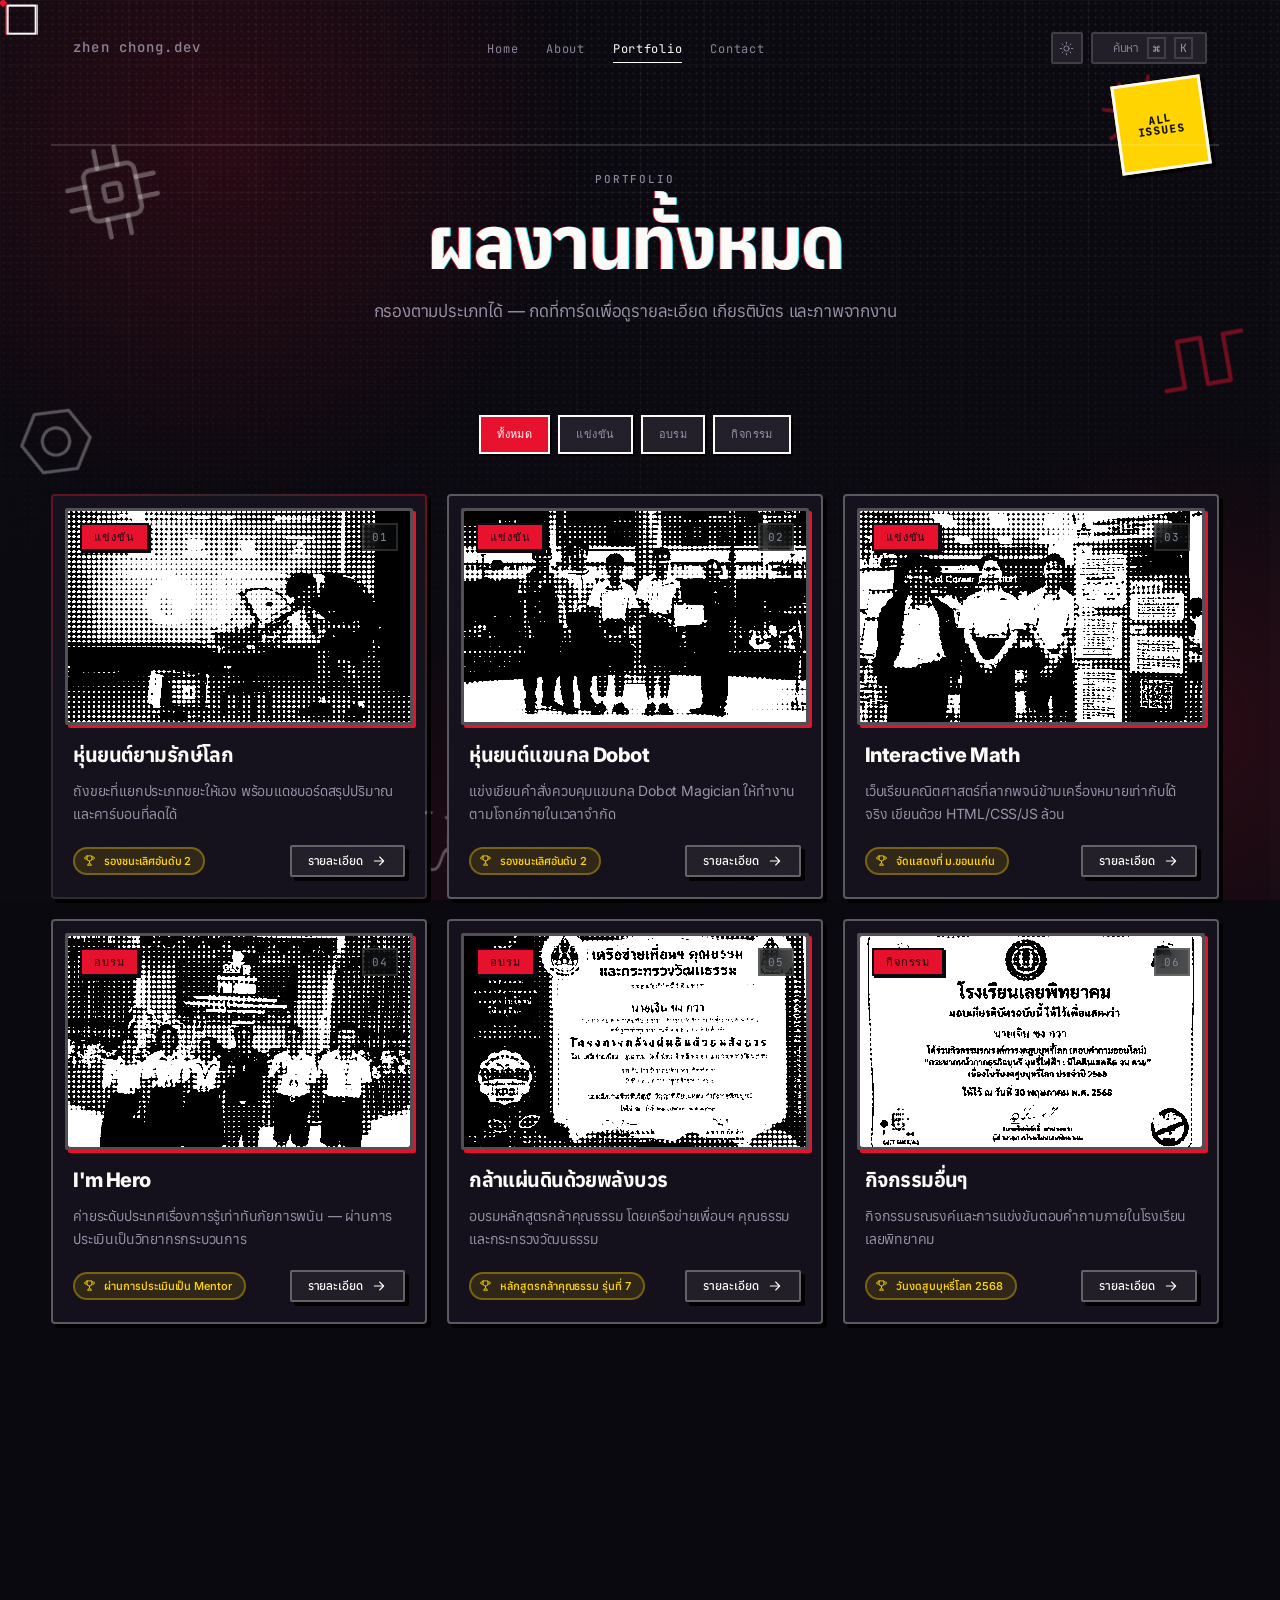
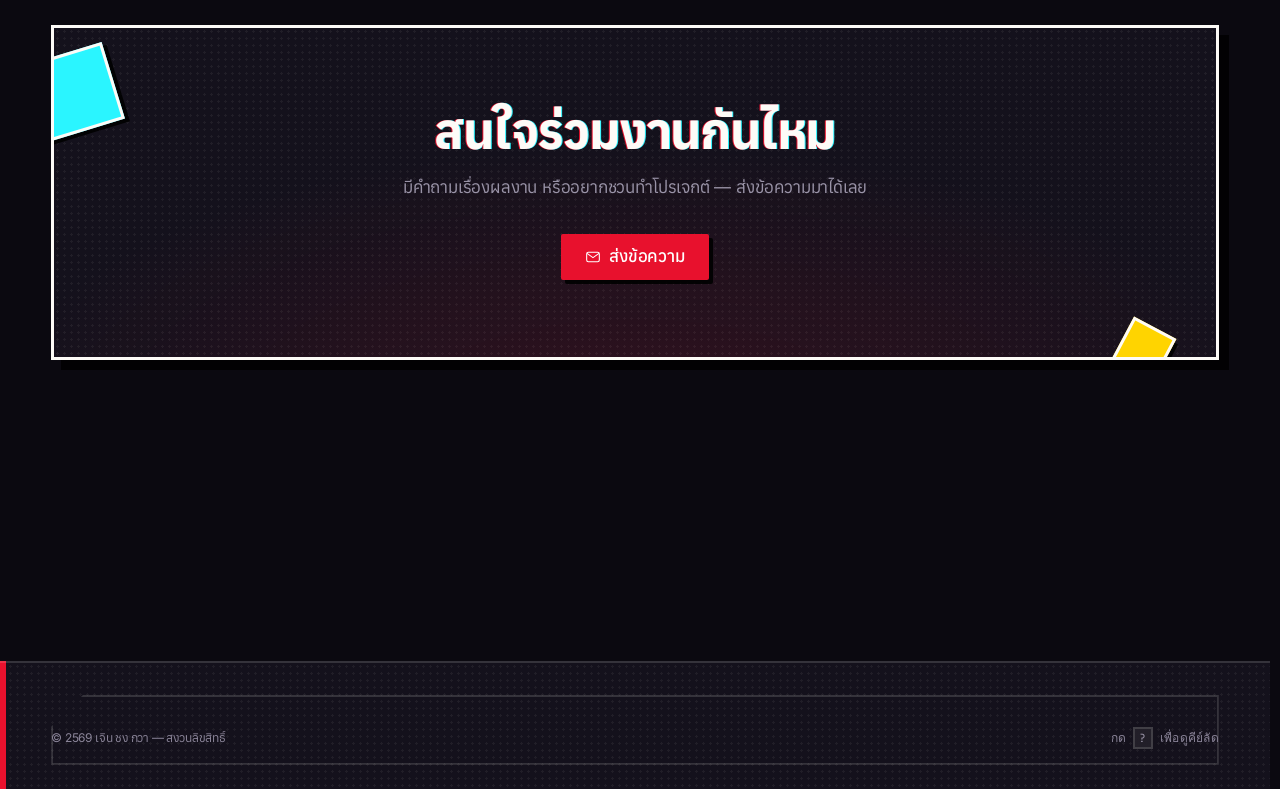
<file: work/index.html>
<!DOCTYPE html>
<html lang="th" class="no-js" data-root="../">
<head>
<meta charset="UTF-8">
<meta name="viewport" content="width=device-width, initial-scale=1">
<title>ผลงานทั้งหมด — Portfolio</title>

<meta name="description" content="รวมผลงานทั้งหมดของเจิน ชง กวา — การแข่งขัน โครงงาน และการอบรม พร้อมเกียรติบัตรตัวจริง">
<meta name="theme-color" content="#0b0910">
<link rel="canonical" href="https://zhenchongkwa.github.io/portfolio/work/">

<meta property="og:type" content="website">
<meta property="og:title" content="ผลงานทั้งหมด — Portfolio">
<meta property="og:description" content="การแข่งขัน · โครงงาน · การอบรม พร้อมเกียรติบัตร">
<meta property="og:image" content="https://zhenchongkwa.github.io/portfolio/assets/og-image.jpg">
<meta property="og:url" content="https://zhenchongkwa.github.io/portfolio/work/">
<meta name="twitter:card" content="summary_large_image">

<link rel="icon" href="../assets/favicon.svg" type="image/svg+xml">

<script>
(function () {
  var t = null;
  try { t = localStorage.getItem('pf-theme'); } catch (e) {}
  document.documentElement.dataset.theme = t === 'light' ? 'light' : 'dark';
})();
</script>

<link rel="preconnect" href="https://fonts.googleapis.com">
<link rel="preconnect" href="https://fonts.gstatic.com" crossorigin>
<link rel="stylesheet" href="https://fonts.googleapis.com/css2?family=Anuphan:wght@200..700&family=Inter:wght@100..900&family=JetBrains+Mono:wght@100..800&display=swap">

<link rel="stylesheet" href="../assets/css/tokens.css">
<link rel="stylesheet" href="../assets/css/base.css">
<link rel="stylesheet" href="../assets/css/layout.css">
<link rel="stylesheet" href="../assets/css/components.css">
<link rel="stylesheet" href="../assets/css/motion.css">
<link rel="stylesheet" href="../assets/css/pages.css">
</head>

<body>

<!-- ชั้นแสงเคลื่อนไหวเป็นฉากหลัง — CSS ล้วน ดู .ambient ใน motion.css -->
<div class="ambient" aria-hidden="true"><i></i><i></i><i></i></div>

<!-- รูปทรงวิศวกรรมลอยเป็นฉากหลัง ลากได้ — รูปทรงถูกสร้างโดย js/modules/formes.js -->

<div class="formes" data-formes aria-hidden="true"></div>

<a class="skip-link" href="#main">ข้ามไปเนื้อหาหลัก</a>

<header class="site-header" data-scrolled="false">
  <nav class="nav" aria-label="เมนูหลัก">
    <a class="nav-brand" href="../index.html"><span>zhen chong</span><span>.dev</span></a>
    <ul class="nav-links">
      <li><a class="nav-link" href="../index.html">Home</a></li>
      <li><a class="nav-link" href="../about.html">About</a></li>
      <li><a class="nav-link" href="index.html" aria-current="page">Portfolio</a></li>
      <li><a class="nav-link" href="../index.html#contact">Contact</a></li>
    </ul>
    <div class="nav-actions">
      <button type="button" class="icon-btn" data-magnet data-theme-toggle aria-label="สลับธีมสว่าง / มืด"></button>
      <button type="button" class="kbd-hint" data-magnet data-palette-open>
        <span data-icon="search"></span> ค้นหา <kbd>⌘</kbd><kbd>K</kbd>
      </button>
      <button type="button" class="nav-toggle" data-nav-toggle aria-expanded="false"
              aria-controls="nav-panel" aria-label="เปิดเมนู"><i></i><i></i><i></i></button>
    </div>
  </nav>
  <div class="nav-panel" id="nav-panel" data-nav-panel data-open="false">
    <div><ul>
      <li><a href="../index.html">Home</a></li>
      <li><a href="../about.html">About</a></li>
      <li><a href="index.html">Portfolio</a></li>
      <li><a href="../index.html#contact">Contact</a></li>
    </ul></div>
  </div>
</header>

<main id="main">
  <section class="section" id="all-work" style="padding-top:9rem">

    <!-- ป้ายเลขบทแบบเดียวกับหน้าแรก — หน้าตาอยู่ที่ .chapter-mark ใน pages.css
         หน้านี้ไม่มีเลขบทเพราะมันคือ "ทุกบท" จึงใช้คำว่า ALL ISSUES
         ให้ล้อกับ "02 ISSUES" ที่หน้าแรกใช้เรียกส่วนผลงาน
         ⚠ ซ่อนอัตโนมัติบนจอ < 45rem — เหตุผลอยู่ที่ media query ใน pages.css -->
    <span class="chapter-mark chapter-mark--index" aria-hidden="true">ALL<br>ISSUES</span>

    <div class="container-wide">

      <div class="section-head section-head--center">
        <span class="eyebrow" data-scramble data-reveal>Portfolio</span>
        <h1 class="gradient-text" style="font-size:var(--t-h1)" data-reveal>ผลงานทั้งหมด</h1>
        <p data-reveal>กรองตามประเภทได้ — กดที่การ์ดเพื่อดูรายละเอียด เกียรติบัตร และภาพจากงาน</p>
      </div>

      <!-- ตัวกรอง — aria-pressed บอกสถานะปุ่ม ส่วน data-live ประกาศจำนวนที่เหลือ
           ให้ screen reader ได้ยินว่าเกิดอะไรขึ้นหลังกด -->
      <div class="filter-bar" data-filter-bar data-reveal>
        <button type="button" class="filter-btn" data-filter="all" aria-pressed="true">ทั้งหมด</button>
        <button type="button" class="filter-btn" data-filter="comp" aria-pressed="false">แข่งขัน</button>
        <button type="button" class="filter-btn" data-filter="train" aria-pressed="false">อบรม</button>
        <button type="button" class="filter-btn" data-filter="act" aria-pressed="false">กิจกรรม</button>
        <span class="sr-only" data-live role="status" aria-live="polite"></span>
      </div>

      <div class="grid grid--2" data-projects></div>

      <noscript>
        <p class="text-soft" style="text-align:center;padding:var(--s-10)">
          รายการผลงานสร้างด้วย JavaScript — เปิด JavaScript แล้วโหลดหน้าใหม่เพื่อดูทั้งหมด
        </p>
      </noscript>

    </div>
  </section>

  <section class="section" id="cta">
    <div class="container">
      <div class="cta" data-reveal="scale">
        <h2 class="gradient-text" data-split>สนใจร่วมงานกันไหม</h2>
        <p>มีคำถามเรื่องผลงาน หรืออยากชวนทำโปรเจกต์ — ส่งข้อความมาได้เลย</p>
        <div class="row row--center">
          <a data-magnet class="btn btn--accent btn--lg" href="../index.html#contact">
            <span data-icon="mail"></span> ส่งข้อความ
          </a>
        </div>
      </div>
    </div>
  </section>
</main>

<footer class="site-footer">
  <div class="container">
    <div class="footer-bottom" style="border:0;padding-top:0">
      <span>© <span data-year>2569</span> เจิน ชง กวา — สงวนลิขสิทธิ์</span>
      <span class="mono-note">กด <kbd>?</kbd> เพื่อดูคีย์ลัด</span>
    </div>
  </div>
</footer>

<dialog class="palette" data-palette aria-label="ค้นหาและคำสั่ง">
  <div class="palette-search">
    <span data-icon="search"></span>
    <input type="text" data-palette-input placeholder="พิมพ์เพื่อค้นหาผลงานหรือคำสั่ง…"
           autocomplete="off" spellcheck="false" aria-label="ค้นหา">
  </div>
  <div class="palette-list" data-palette-list role="listbox" aria-label="ผลการค้นหา"></div>
  <div class="palette-foot">
    <span><kbd>↑</kbd><kbd>↓</kbd> เลื่อน</span>
    <span><kbd>↵</kbd> เลือก</span>
    <span><kbd>esc</kbd> ปิด</span>
  </div>
</dialog>

<dialog class="palette" data-help aria-label="คีย์ลัด">
  <div class="palette-search" style="justify-content:space-between">
    <strong style="font-size:var(--t-small)">คีย์ลัด</strong>
    <button type="button" class="lightbox-close" data-help-close aria-label="ปิด" data-icon="close"></button>
  </div>
  <div class="palette-list">
    <button type="button" class="palette-item"><span>ค้นหา / คำสั่ง</span><span class="meta"><kbd>⌘</kbd><kbd>K</kbd></span></button>
    <button type="button" class="palette-item"><span>ค้นหา</span><span class="meta"><kbd>/</kbd></span></button>
    <button type="button" class="palette-item"><span>ไปหน้าแรก</span><span class="meta"><kbd>g</kbd><kbd>h</kbd></span></button>
    <button type="button" class="palette-item"><span>ไปหน้าผลงาน</span><span class="meta"><kbd>g</kbd><kbd>w</kbd></span></button>
    <button type="button" class="palette-item"><span>ไปหน้าเกี่ยวกับ</span><span class="meta"><kbd>g</kbd><kbd>a</kbd></span></button>
    <button type="button" class="palette-item"><span>ปิดกล่อง</span><span class="meta"><kbd>esc</kbd></span></button>
  </div>
</dialog>

<script defer src="../assets/js/icons.js"></script>
<script defer src="../assets/js/data/projects.js"></script>
<script defer src="../assets/js/modules/media.js"></script>
<script defer src="../assets/js/modules/halftone.js"></script>
<script defer src="../assets/js/modules/reveal.js"></script>
<script defer src="../assets/js/modules/nav.js"></script>
<script defer src="../assets/js/modules/tabs.js"></script>
<script defer src="../assets/js/modules/fx.js"></script>
<script defer src="../assets/js/modules/ui.js"></script>
<script defer src="../assets/js/modules/palette.js"></script>
<script defer src="../assets/js/modules/render.js"></script>
<script defer src="../assets/js/modules/formes.js"></script>
<script defer src="../assets/js/modules/type.js"></script>
<script defer src="../assets/js/modules/smooth.js"></script>
<script defer src="../assets/js/modules/scenes.js"></script>
<script defer src="../assets/js/main.js"></script>
</body>
</html>
</file>
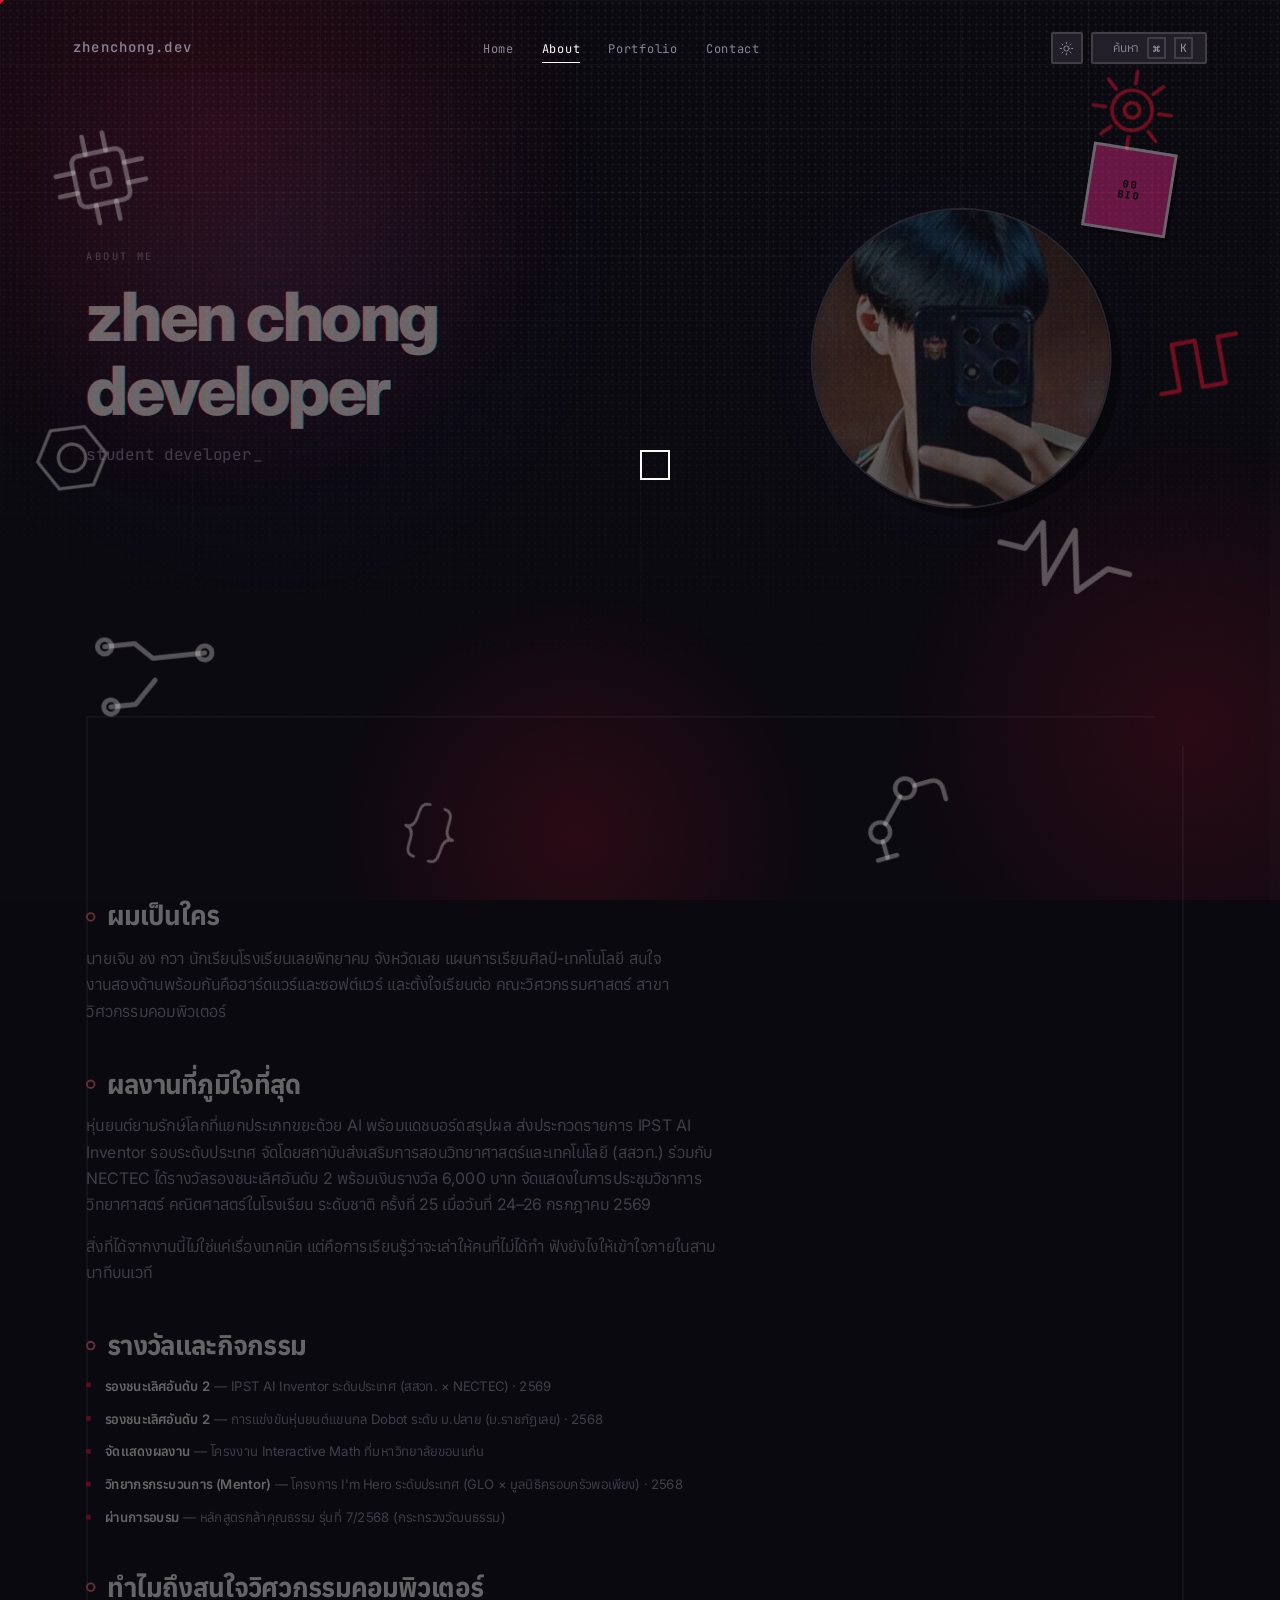
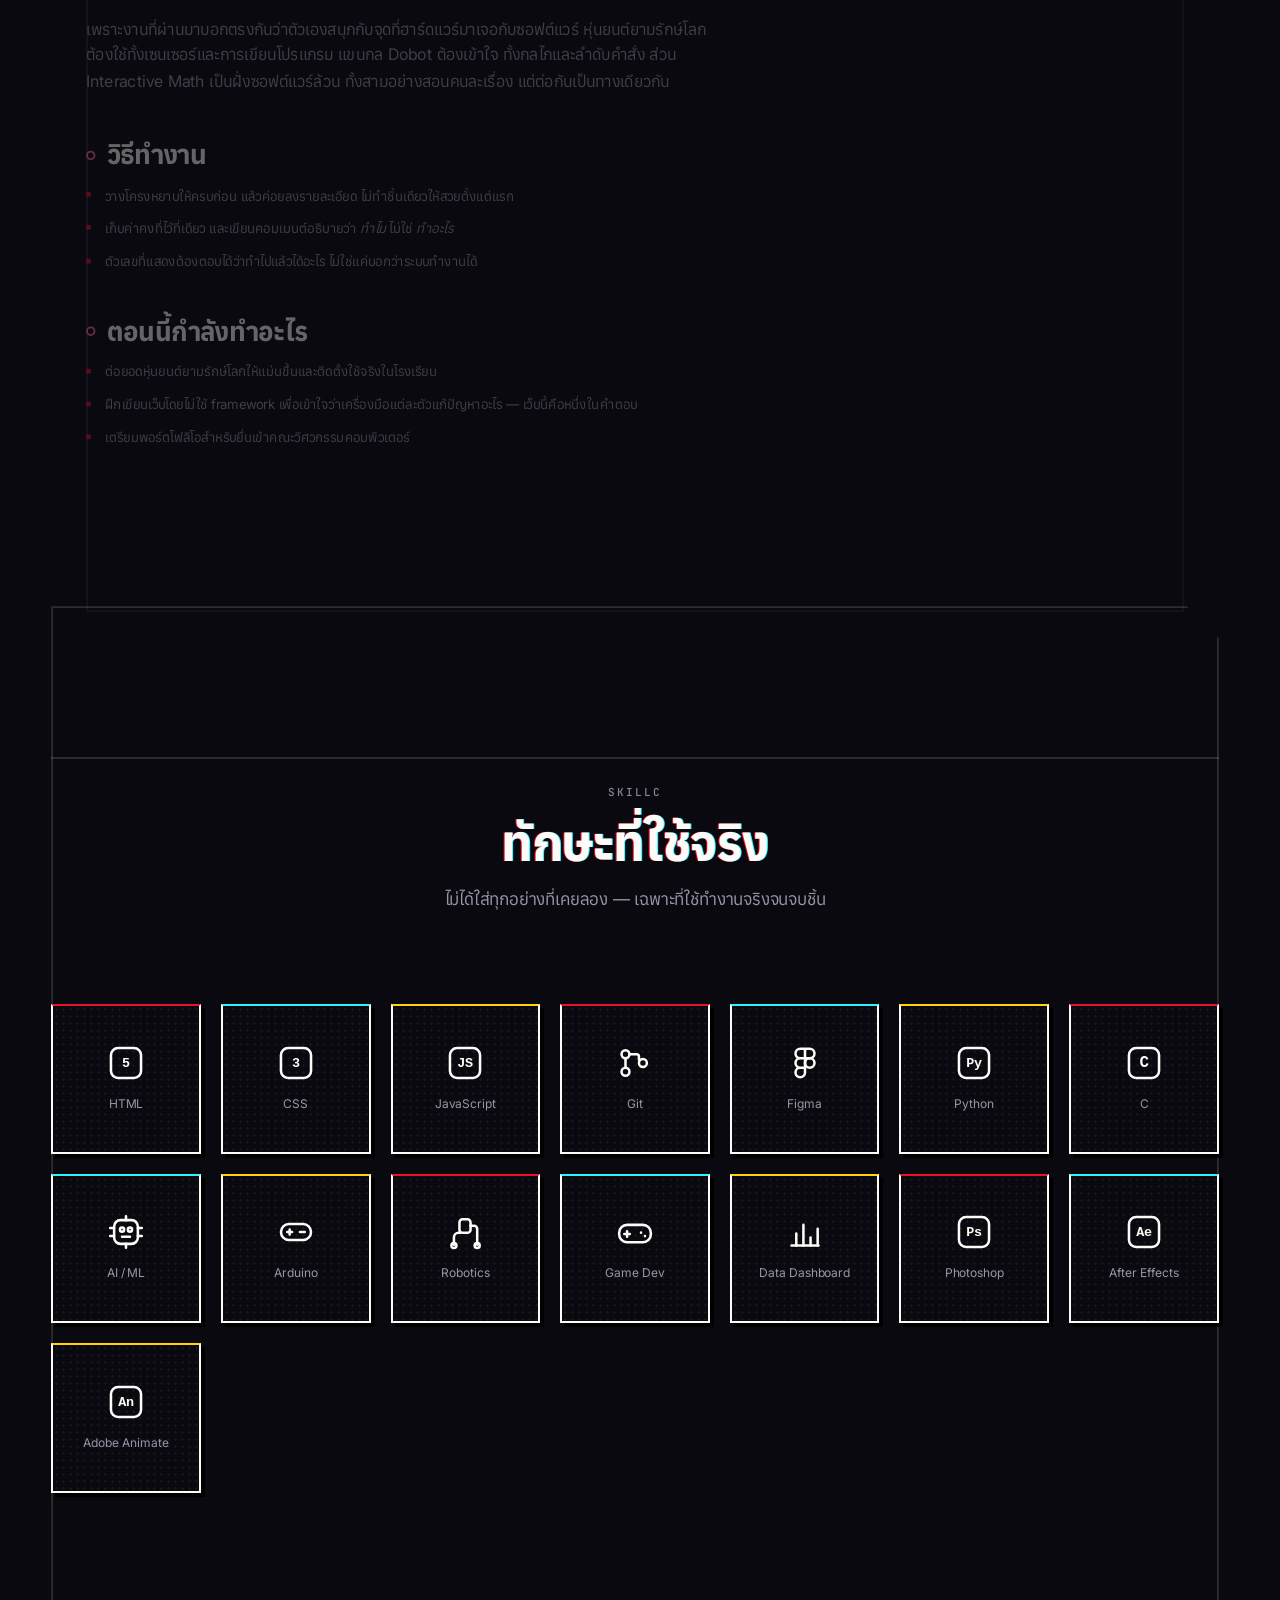
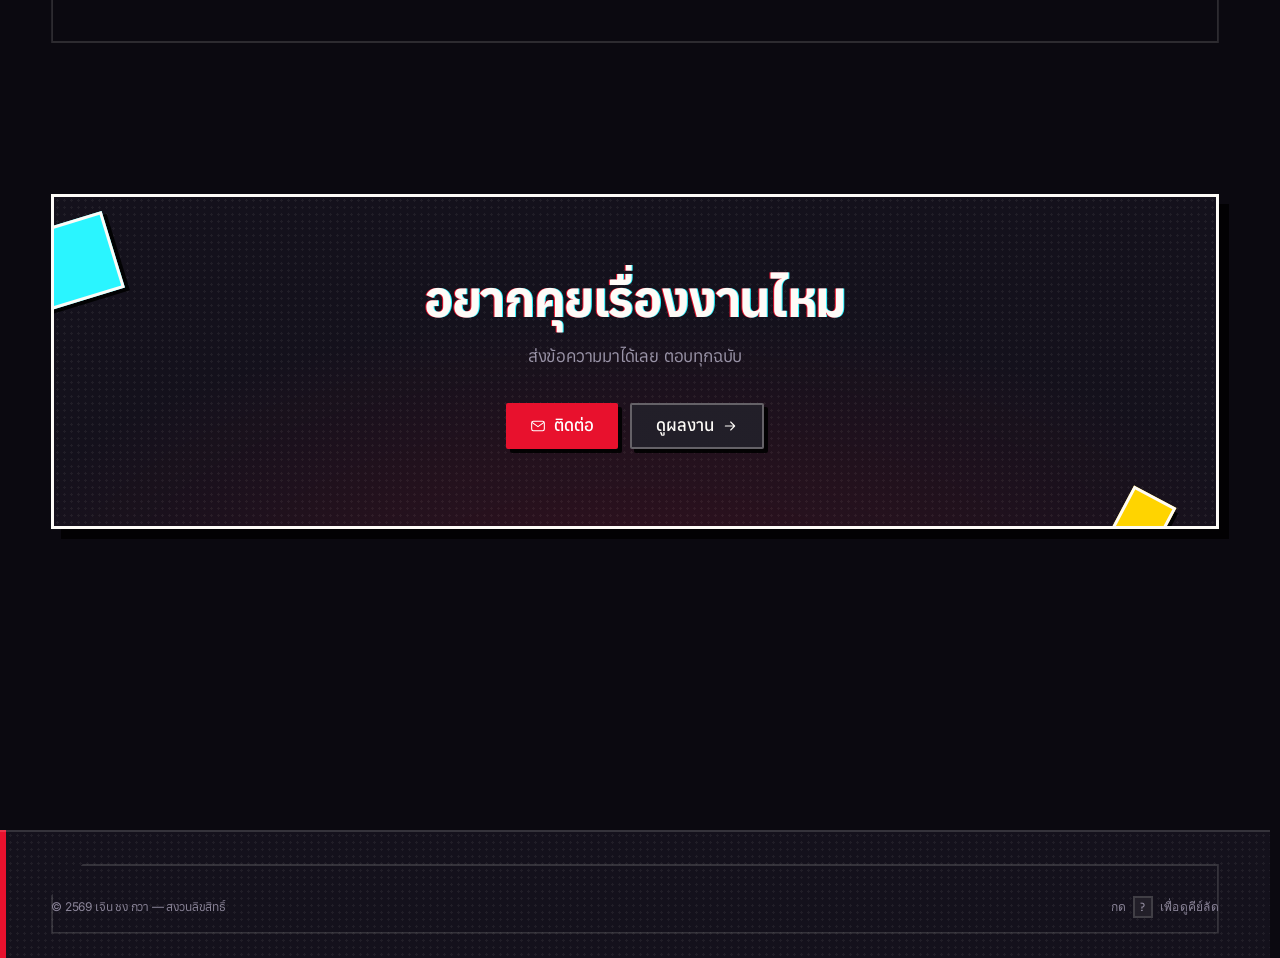
<file: about.html>
<!DOCTYPE html>
<html lang="th" class="no-js" data-root="./">
<head>
<meta charset="UTF-8">
<meta name="viewport" content="width=device-width, initial-scale=1">
<title>เกี่ยวกับ — Portfolio</title>

<meta name="description" content="เจิน ชง กวา นักเรียนโรงเรียนเลยพิทยาคม แผนศิลป์-เทคโนโลยี สนใจฮาร์ดแวร์และซอฟต์แวร์ ตั้งใจเรียนต่อวิศวกรรมคอมพิวเตอร์">
<meta name="theme-color" content="#0b0910">
<link rel="canonical" href="https://zhenchongkwa.github.io/portfolio/about.html">

<meta property="og:type" content="profile">
<meta property="og:title" content="เกี่ยวกับ — Portfolio">
<meta property="og:description" content="รางวัลระดับประเทศ IPST AI Inventor · หุ่นยนต์แขนกล Dobot · Interactive Math">
<meta property="og:image" content="https://zhenchongkwa.github.io/portfolio/assets/og-image.jpg">
<meta property="og:url" content="https://zhenchongkwa.github.io/portfolio/about.html">
<meta name="twitter:card" content="summary_large_image">

<link rel="icon" href="assets/favicon.svg" type="image/svg+xml">

<script>
(function () {
  var t = null;
  try { t = localStorage.getItem('pf-theme'); } catch (e) {}
  document.documentElement.dataset.theme = t === 'light' ? 'light' : 'dark';
})();
</script>

<link rel="preconnect" href="https://fonts.googleapis.com">
<link rel="preconnect" href="https://fonts.gstatic.com" crossorigin>
<link rel="stylesheet" href="https://fonts.googleapis.com/css2?family=Anuphan:wght@200..700&family=Inter:wght@100..900&family=JetBrains+Mono:wght@100..800&display=swap">

<link rel="stylesheet" href="assets/css/tokens.css">
<link rel="stylesheet" href="assets/css/base.css">
<link rel="stylesheet" href="assets/css/layout.css">
<link rel="stylesheet" href="assets/css/components.css">
<link rel="stylesheet" href="assets/css/motion.css">
<link rel="stylesheet" href="assets/css/pages.css">
</head>

<body>

<!-- ชั้นแสงเคลื่อนไหวเป็นฉากหลัง — CSS ล้วน ดู .ambient ใน motion.css -->
<div class="ambient" aria-hidden="true"><i></i><i></i><i></i></div>

<!-- รูปทรงวิศวกรรมลอยเป็นฉากหลัง ลากได้ — รูปทรงถูกสร้างโดย js/modules/formes.js -->

<div class="formes" data-formes aria-hidden="true"></div>

<div class="progress" data-progress aria-hidden="true"></div>
<a class="skip-link" href="#main">ข้ามไปเนื้อหาหลัก</a>

<header class="site-header" data-scrolled="false">
  <nav class="nav" aria-label="เมนูหลัก">
    <a class="nav-brand" href="index.html"><span>zhenchong</span><span>.dev</span></a>
    <ul class="nav-links">
      <li><a class="nav-link" href="index.html">Home</a></li>
      <li><a class="nav-link" href="about.html" aria-current="page">About</a></li>
      <li><a class="nav-link" href="work/index.html">Portfolio</a></li>
      <li><a class="nav-link" href="index.html#contact">Contact</a></li>
    </ul>
    <div class="nav-actions">
      <button type="button" class="icon-btn" data-magnet data-theme-toggle aria-label="สลับธีมสว่าง / มืด"></button>
      <button type="button" class="kbd-hint" data-magnet data-palette-open>
        <span data-icon="search"></span> ค้นหา <kbd>⌘</kbd><kbd>K</kbd>
      </button>
      <button type="button" class="nav-toggle" data-nav-toggle aria-expanded="false"
              aria-controls="nav-panel" aria-label="เปิดเมนู"><i></i><i></i><i></i></button>
    </div>
  </nav>
  <div class="nav-panel" id="nav-panel" data-nav-panel data-open="false">
    <div><ul>
      <li><a href="index.html">Home</a></li>
      <li><a href="about.html">About</a></li>
      <li><a href="work/index.html">Portfolio</a></li>
      <li><a href="index.html#contact">Contact</a></li>
    </ul></div>
  </div>
</header>

<main id="main">

  <section class="section" id="intro" style="padding-top:9rem;position:relative;overflow:hidden">
    <div class="glow glow--accent" style="top:-30%;left:-10%;width:60vw;height:60vw;max-width:760px;max-height:760px" aria-hidden="true"></div>

    <!-- ป้ายเลขบทแบบเดียวกับหน้าแรก — หน้าตาทั้งหมดอยู่ที่ .chapter-mark ใน pages.css
         ใช้คำว่า BIO ไม่ใช่ ORIGIN เพราะหน้าแรกใช้ "01 ORIGIN" ไปแล้วกับ section about
         ถ้าคำซ้ำกัน ระบบเลขจะอ่านเหมือนเป็นบทเดียวกันทั้งที่คนละหน้า
         aria-hidden เพราะเป็นของประดับ หัวข้อจริงอยู่ใน <h1> ข้างล่าง
         ⚠ ซ่อนอัตโนมัติบนจอ < 45rem — เหตุผลอยู่ที่ media query ใน pages.css -->
    <span class="chapter-mark chapter-mark--bio" aria-hidden="true">00<br>BIO</span>

    <div class="container">
      <div class="split split--text-lead">

        <div class="stack">
          <span class="eyebrow" data-scramble data-reveal>About me</span>
          <h1 class="gradient-text" style="font-size:var(--t-h1)" data-reveal>
            zhen chong<br>developer
          </h1>
          <p class="hero-role caret" data-reveal>student developer</p>
        </div>

        <!-- ไม่ใส่ data-halftone ตรงนี้โดยตั้งใจ — ชั้นเม็ดจุดโหมด hold เป็นแผ่นทึบที่บังรูป
             ไว้จนกว่าจะชี้เมาส์ (ดู [data-halftone="on"]::after ใน components.css)
             กรอบนี้ต้องการให้เห็นรูปสีจริงตลอดเวลา จึงไม่ผูกเอฟเฟกต์ไว้เลย -->
        <div class="portrait" data-reveal="scale">
          <img src="assets/img/portrait.jpg" alt="รูปโปรไฟล์"
               data-label="ใส่รูปที่นี่" data-ratio="1/1" loading="lazy">
        </div>

      </div>
    </div>
  </section>

  <section class="section section--ruled" id="story">
    <div class="container">
      <div class="case-body">

        <h2>ผมเป็นใคร</h2>
        <p>
          นายเจิน ชง กวา นักเรียนโรงเรียนเลยพิทยาคม จังหวัดเลย แผนการเรียนศิลป์-เทคโนโลยี
          สนใจงานสองด้านพร้อมกันคือฮาร์ดแวร์และซอฟต์แวร์ และตั้งใจเรียนต่อ
          คณะวิศวกรรมศาสตร์ สาขาวิศวกรรมคอมพิวเตอร์
        </p>

        <h2>ผลงานที่ภูมิใจที่สุด</h2>
        <p>
          หุ่นยนต์ยามรักษ์โลกที่แยกประเภทขยะด้วย AI พร้อมแดชบอร์ดสรุปผล ส่งประกวดรายการ
          IPST AI Inventor รอบระดับประเทศ จัดโดยสถาบันส่งเสริมการสอนวิทยาศาสตร์และเทคโนโลยี
          (สสวท.) ร่วมกับ NECTEC ได้รางวัลรองชนะเลิศอันดับ 2 พร้อมเงินรางวัล 6,000 บาท
          จัดแสดงในการประชุมวิชาการวิทยาศาสตร์ คณิตศาสตร์ในโรงเรียน ระดับชาติ ครั้งที่ 25
          เมื่อวันที่ 24–26 กรกฎาคม 2569
        </p>
        <p>
          สิ่งที่ได้จากงานนี้ไม่ใช่แค่เรื่องเทคนิค แต่คือการเรียนรู้ว่าจะเล่าให้คนที่ไม่ได้ทำ
          ฟังยังไงให้เข้าใจภายในสามนาทีบนเวที
        </p>

        <h2>รางวัลและกิจกรรม</h2>
        <ul>
          <li><strong>รองชนะเลิศอันดับ 2</strong> — IPST AI Inventor ระดับประเทศ (สสวท. × NECTEC) · 2569</li>
          <li><strong>รองชนะเลิศอันดับ 2</strong> — การแข่งขันหุ่นยนต์แขนกล Dobot ระดับ ม.ปลาย (ม.ราชภัฏเลย) · 2568</li>
          <li><strong>จัดแสดงผลงาน</strong> — โครงงาน Interactive Math ที่มหาวิทยาลัยขอนแก่น</li>
          <li><strong>วิทยากรกระบวนการ (Mentor)</strong> — โครงการ I'm Hero ระดับประเทศ (GLO × มูลนิธิครอบครัวพอเพียง) · 2568</li>
          <li><strong>ผ่านการอบรม</strong> — หลักสูตรกล้าคุณธรรม รุ่นที่ 7/2568 (กระทรวงวัฒนธรรม)</li>
        </ul>

        <h2>ทำไมถึงสนใจวิศวกรรมคอมพิวเตอร์</h2>
        <p>
          เพราะงานที่ผ่านมาบอกตรงกันว่าตัวเองสนุกกับจุดที่ฮาร์ดแวร์มาเจอกับซอฟต์แวร์
          หุ่นยนต์ยามรักษ์โลกต้องใช้ทั้งเซนเซอร์และการเขียนโปรแกรม แขนกล Dobot ต้องเข้าใจ
          ทั้งกลไกและลำดับคำสั่ง ส่วน Interactive Math เป็นฝั่งซอฟต์แวร์ล้วน
          ทั้งสามอย่างสอนคนละเรื่อง แต่ต่อกันเป็นทางเดียวกัน
        </p>

        <h2>วิธีทำงาน</h2>
        <ul>
          <li>วางโครงหยาบให้ครบก่อน แล้วค่อยลงรายละเอียด ไม่ทำชิ้นเดียวให้สวยตั้งแต่แรก</li>
          <li>เก็บค่าคงที่ไว้ที่เดียว และเขียนคอมเมนต์อธิบายว่า <em>ทำไม</em> ไม่ใช่ <em>ทำอะไร</em></li>
          <li>ตัวเลขที่แสดงต้องตอบได้ว่าทำไปแล้วได้อะไร ไม่ใช่แค่บอกว่าระบบทำงานได้</li>
        </ul>

        <h2>ตอนนี้กำลังทำอะไร</h2>
        <ul>
          <li>ต่อยอดหุ่นยนต์ยามรักษ์โลกให้แม่นขึ้นและติดตั้งใช้จริงในโรงเรียน</li>
          <li>ฝึกเขียนเว็บโดยไม่ใช้ framework เพื่อเข้าใจว่าเครื่องมือแต่ละตัวแก้ปัญหาอะไร — เว็บนี้คือหนึ่งในคำตอบ</li>
          <li>เตรียมพอร์ตโฟลิโอสำหรับยื่นเข้าคณะวิศวกรรมคอมพิวเตอร์</li>
        </ul>

      </div>
    </div>
  </section>

  <section class="section section--ruled" id="skills">
    <div class="container-wide">
      <div class="section-head section-head--center">
        <span class="eyebrow" data-scramble data-reveal>Skills</span>
        <h2 class="gradient-text" data-split data-reveal>ทักษะที่ใช้จริง</h2>
        <p data-reveal>ไม่ได้ใส่ทุกอย่างที่เคยลอง — เฉพาะที่ใช้ทำงานจริงจนจบชิ้น</p>
      </div>
      <div class="grid grid--tech" data-tools></div>
    </div>
  </section>

  <section class="section" id="cta">
    <div class="container">
      <div class="cta" data-reveal="scale">
        <h2 class="gradient-text" data-split>อยากคุยเรื่องงานไหม</h2>
        <p>ส่งข้อความมาได้เลย ตอบทุกฉบับ</p>
        <div class="row row--center">
          <a data-magnet class="btn btn--accent btn--lg" href="index.html#contact">
            <span data-icon="mail"></span> ติดต่อ
          </a>
          <a data-magnet class="btn btn--secondary btn--lg" href="work/index.html">
            ดูผลงาน <span data-icon="arrowRight"></span>
          </a>
        </div>
      </div>
    </div>
  </section>

</main>

<footer class="site-footer">
  <div class="container">
    <div class="footer-bottom" style="border:0;padding-top:0">
      <span>© <span data-year>2569</span> เจิน ชง กวา — สงวนลิขสิทธิ์</span>
      <span class="mono-note">กด <kbd>?</kbd> เพื่อดูคีย์ลัด</span>
    </div>
  </div>
</footer>

<dialog class="palette" data-palette aria-label="ค้นหาและคำสั่ง">
  <div class="palette-search">
    <span data-icon="search"></span>
    <input type="text" data-palette-input placeholder="พิมพ์เพื่อค้นหาผลงานหรือคำสั่ง…"
           autocomplete="off" spellcheck="false" aria-label="ค้นหา">
  </div>
  <div class="palette-list" data-palette-list role="listbox" aria-label="ผลการค้นหา"></div>
  <div class="palette-foot">
    <span><kbd>↑</kbd><kbd>↓</kbd> เลื่อน</span>
    <span><kbd>↵</kbd> เลือก</span>
    <span><kbd>esc</kbd> ปิด</span>
  </div>
</dialog>

<dialog class="palette" data-help aria-label="คีย์ลัด">
  <div class="palette-search" style="justify-content:space-between">
    <strong style="font-size:var(--t-small)">คีย์ลัด</strong>
    <button type="button" class="lightbox-close" data-help-close aria-label="ปิด" data-icon="close"></button>
  </div>
  <div class="palette-list">
    <button type="button" class="palette-item"><span>ค้นหา / คำสั่ง</span><span class="meta"><kbd>⌘</kbd><kbd>K</kbd></span></button>
    <button type="button" class="palette-item"><span>ค้นหา</span><span class="meta"><kbd>/</kbd></span></button>
    <button type="button" class="palette-item"><span>ไปหน้าแรก</span><span class="meta"><kbd>g</kbd><kbd>h</kbd></span></button>
    <button type="button" class="palette-item"><span>ไปหน้าผลงาน</span><span class="meta"><kbd>g</kbd><kbd>w</kbd></span></button>
    <button type="button" class="palette-item"><span>ไปหน้าเกี่ยวกับ</span><span class="meta"><kbd>g</kbd><kbd>a</kbd></span></button>
    <button type="button" class="palette-item"><span>ปิดกล่อง</span><span class="meta"><kbd>esc</kbd></span></button>
  </div>
</dialog>

<script defer src="assets/js/icons.js"></script>
<script defer src="assets/js/data/projects.js"></script>
<script defer src="assets/js/modules/media.js"></script>
<script defer src="assets/js/modules/halftone.js"></script>
<script defer src="assets/js/modules/reveal.js"></script>
<script defer src="assets/js/modules/nav.js"></script>
<script defer src="assets/js/modules/tabs.js"></script>
<script defer src="assets/js/modules/fx.js"></script>
<script defer src="assets/js/modules/ui.js"></script>
<script defer src="assets/js/modules/palette.js"></script>
<script defer src="assets/js/modules/render.js"></script>
<script defer src="assets/js/modules/formes.js"></script>
<script defer src="assets/js/modules/type.js"></script>
<script defer src="assets/js/modules/smooth.js"></script>
<script defer src="assets/js/modules/scenes.js"></script>
<script defer src="assets/js/main.js"></script>
</body>
</html>
</file>
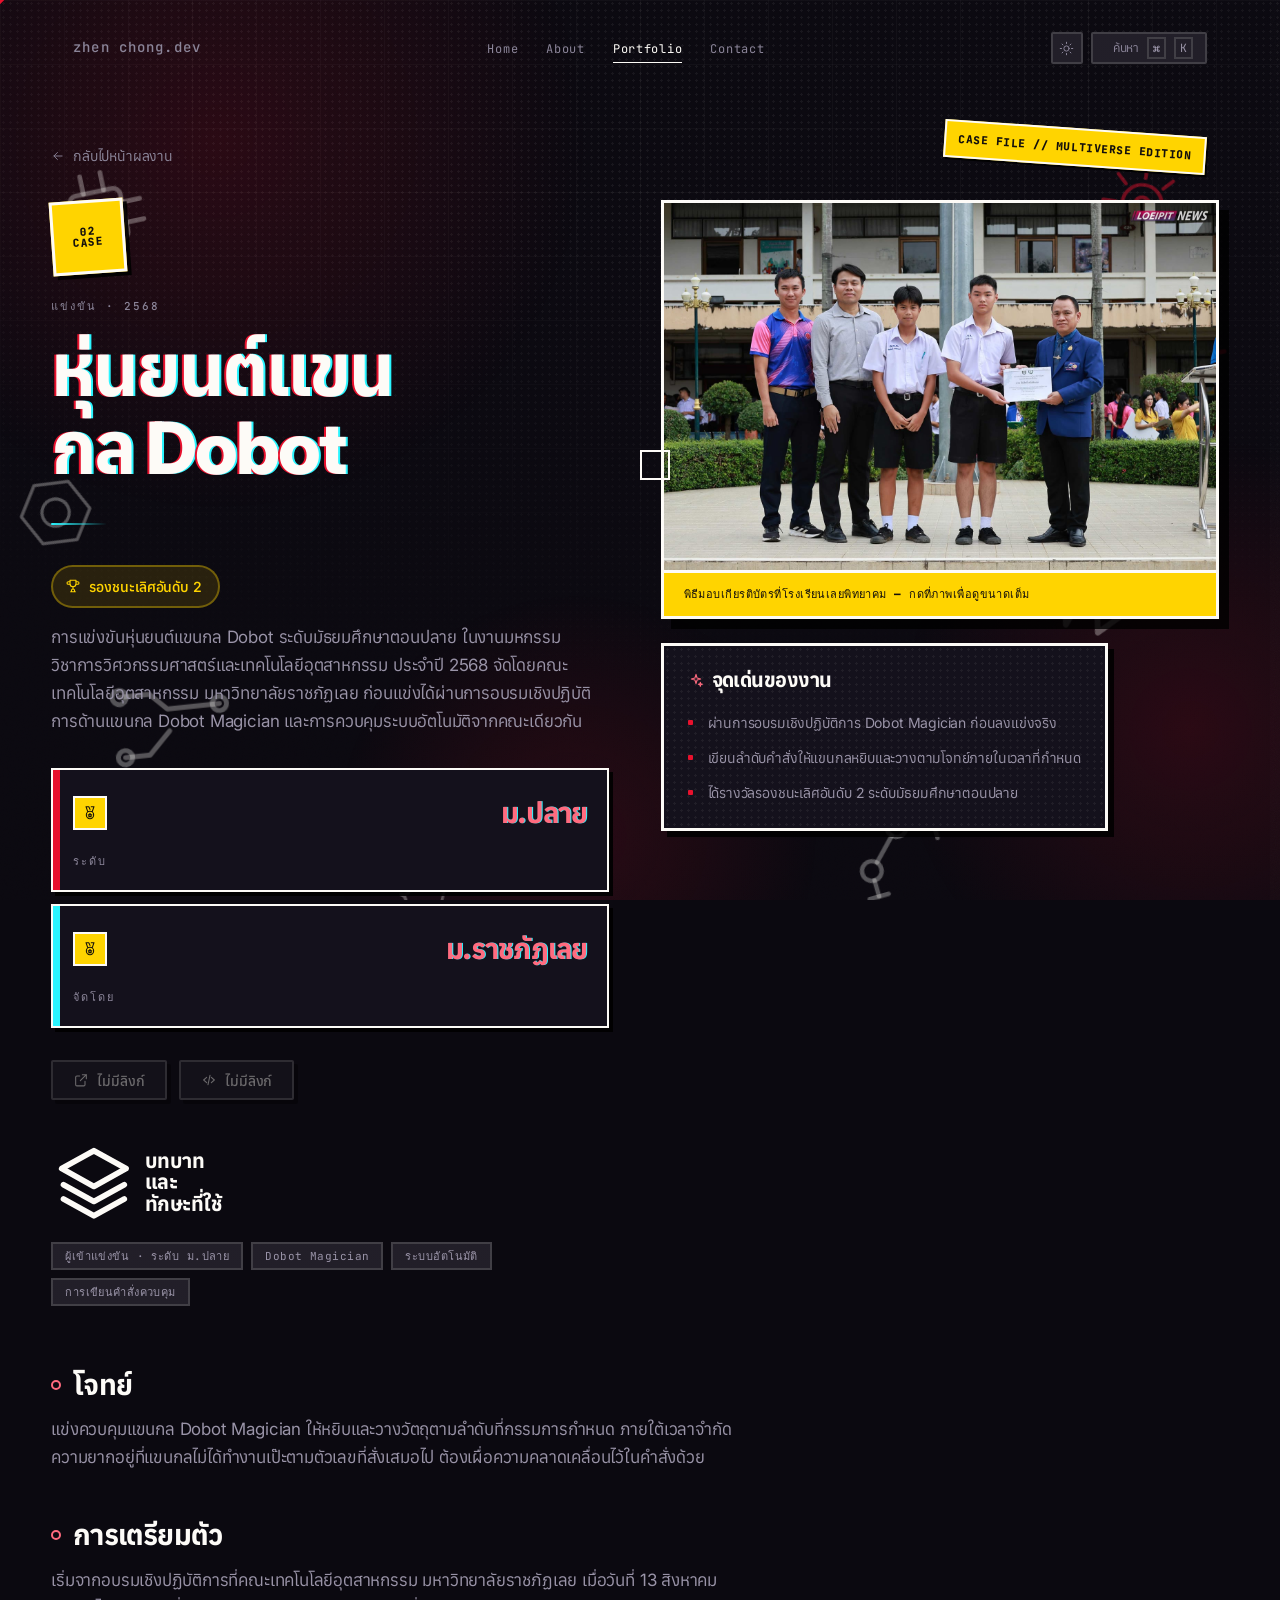
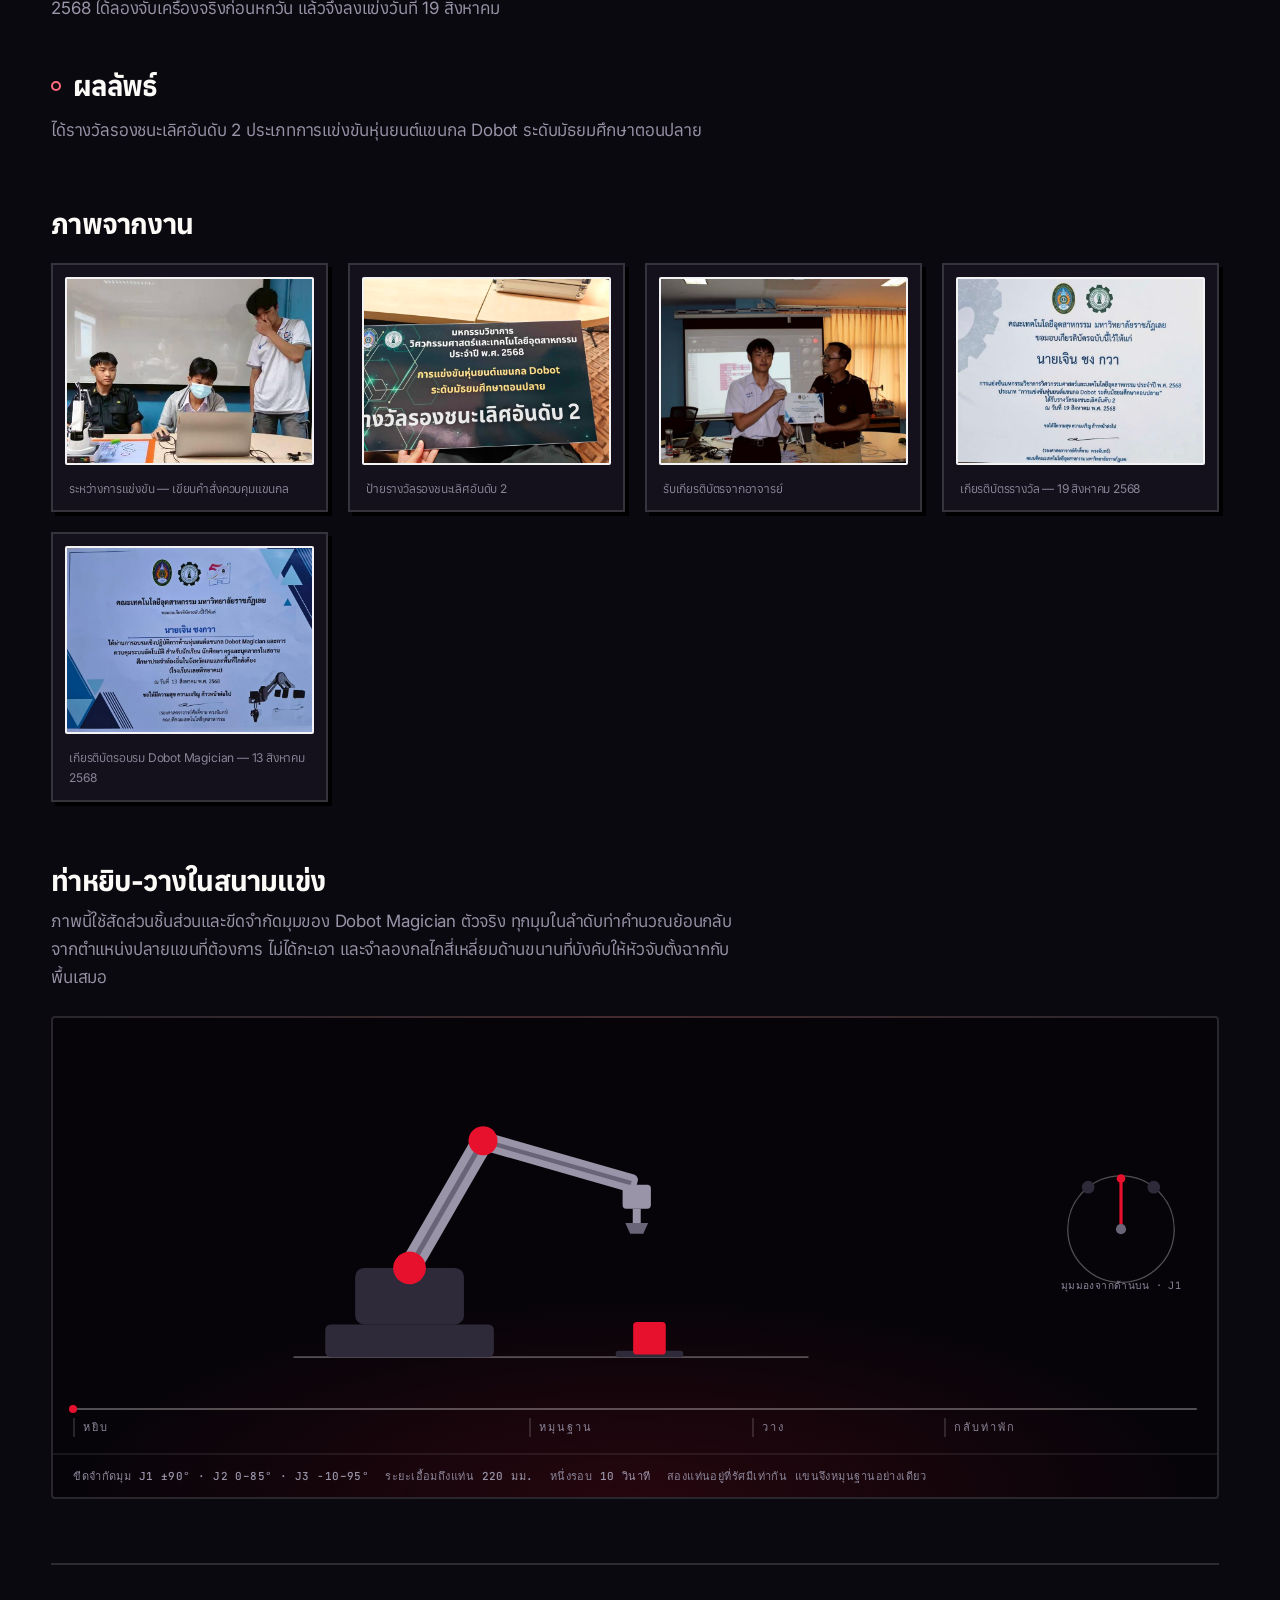
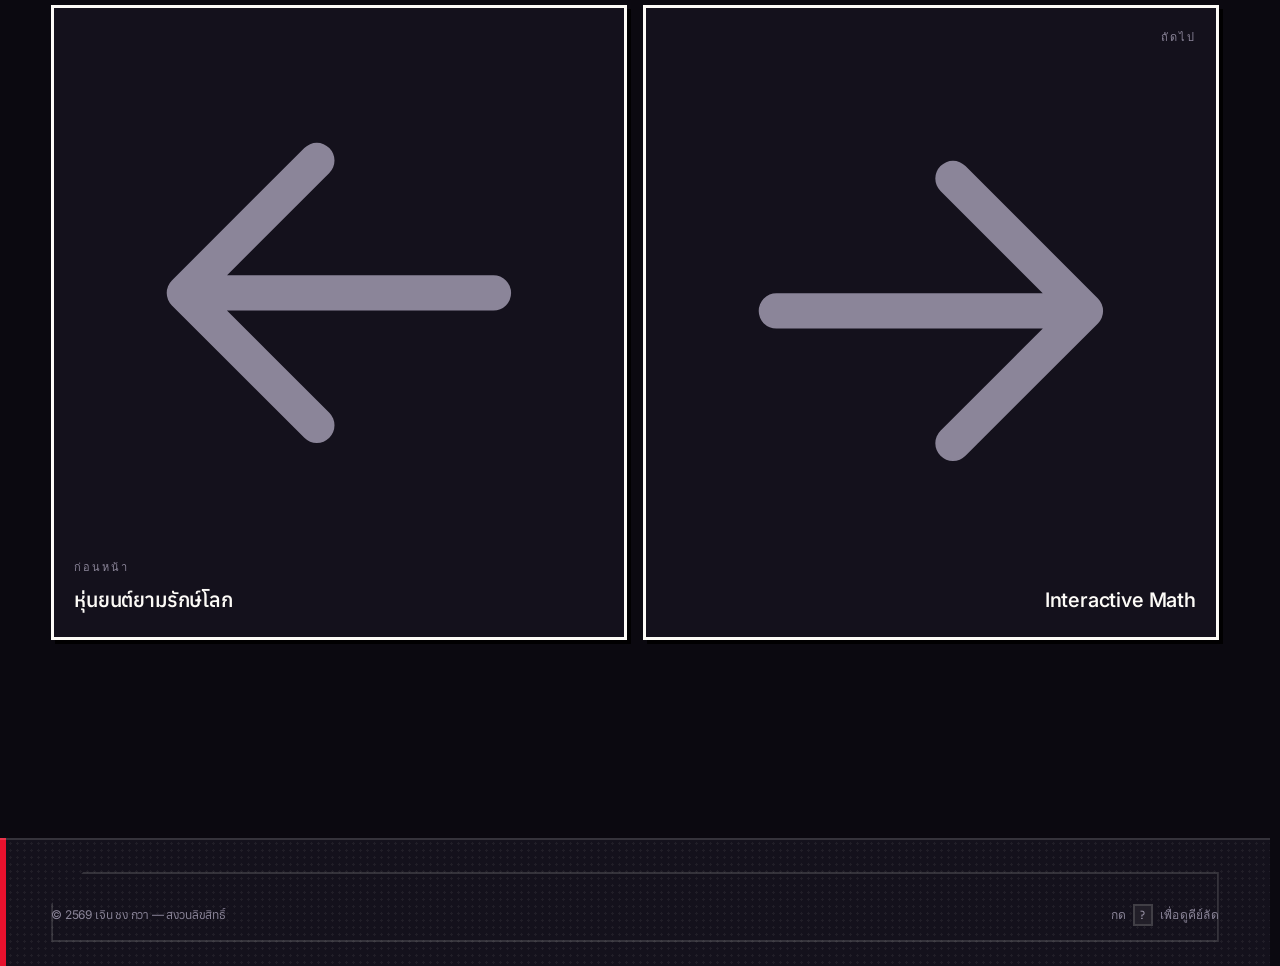
<file: work/dobot.html>
<!DOCTYPE html>
<html lang="th" class="no-js" data-root="../">
<head>
<meta charset="UTF-8">
<meta name="viewport" content="width=device-width, initial-scale=1">
<title>หุ่นยนต์แขนกล Dobot — Portfolio</title>

<meta name="description" content="รางวัลรองชนะเลิศอันดับ 2 การแข่งขันหุ่นยนต์แขนกล Dobot ระดับมัธยมศึกษาตอนปลาย มหาวิทยาลัยราชภัฏเลย">
<meta name="theme-color" content="#0b0910">
<link rel="canonical" href="https://zhenchongkwa.github.io/portfolio/work/dobot.html">

<meta property="og:type" content="article">
<meta property="og:title" content="หุ่นยนต์แขนกล Dobot">
<meta property="og:description" content="รางวัลรองชนะเลิศอันดับ 2 การแข่งขันหุ่นยนต์แขนกล Dobot ระดับมัธยมศึกษาตอนปลาย มหาวิทยาลัยราชภัฏเลย">
<meta property="og:image" content="https://zhenchongkwa.github.io/portfolio/assets/og-image.jpg">
<meta property="og:url" content="https://zhenchongkwa.github.io/portfolio/work/dobot.html">
<meta name="twitter:card" content="summary_large_image">

<link rel="icon" href="../assets/favicon.svg" type="image/svg+xml">

<script>
(function () {
  var t = null;
  try { t = localStorage.getItem('pf-theme'); } catch (e) {}
  document.documentElement.dataset.theme = t === 'light' ? 'light' : 'dark';
})();
</script>

<link rel="preconnect" href="https://fonts.googleapis.com">
<link rel="preconnect" href="https://fonts.gstatic.com" crossorigin>
<link rel="stylesheet" href="https://fonts.googleapis.com/css2?family=Anuphan:wght@200..700&family=Inter:wght@100..900&family=JetBrains+Mono:wght@100..800&display=swap">

<link rel="stylesheet" href="../assets/css/tokens.css">
<link rel="stylesheet" href="../assets/css/base.css">
<link rel="stylesheet" href="../assets/css/layout.css">
<link rel="stylesheet" href="../assets/css/components.css">
<link rel="stylesheet" href="../assets/css/motion.css">
<link rel="stylesheet" href="../assets/css/pages.css">
</head>

<body data-case="dobot">

<!-- ชั้นแสงเคลื่อนไหวเป็นฉากหลัง — CSS ล้วน ดู .ambient ใน motion.css
     หน้านี้เคยไม่มีฉากหลังเพราะแขนกล 3D กินตำแหน่งนั้นอยู่ ตอนนี้ทุกหน้าเหมือนกันหมด -->
<div class="ambient" aria-hidden="true"><i></i><i></i><i></i></div>

<!-- รูปทรงวิศวกรรมลอยเป็นฉากหลัง ลากได้ — รูปทรงถูกสร้างโดย js/modules/formes.js -->

<div class="formes" data-formes aria-hidden="true"></div>

<!-- แถบความคืบหน้าการอ่าน — มีเฉพาะหน้าที่ต้องอ่านยาว -->
<div class="progress" data-progress aria-hidden="true"></div>

<a class="skip-link" href="#main">ข้ามไปเนื้อหาหลัก</a>

<header class="site-header" data-scrolled="false">
  <nav class="nav" aria-label="เมนูหลัก">
    <a class="nav-brand" href="../index.html"><span>zhen chong</span><span>.dev</span></a>
    <ul class="nav-links">
      <li><a class="nav-link" href="../index.html">Home</a></li>
      <li><a class="nav-link" href="../about.html">About</a></li>
      <li><a class="nav-link" href="index.html" aria-current="page">Portfolio</a></li>
      <li><a class="nav-link" href="../index.html#contact">Contact</a></li>
    </ul>
    <div class="nav-actions">
      <button type="button" class="icon-btn" data-magnet data-theme-toggle aria-label="สลับธีมสว่าง / มืด"></button>
      <button type="button" class="kbd-hint" data-magnet data-palette-open>
        <span data-icon="search"></span> ค้นหา <kbd>⌘</kbd><kbd>K</kbd>
      </button>
      <button type="button" class="nav-toggle" data-nav-toggle aria-expanded="false"
              aria-controls="nav-panel" aria-label="เปิดเมนู"><i></i><i></i><i></i></button>
    </div>
  </nav>
  <div class="nav-panel" id="nav-panel" data-nav-panel data-open="false">
    <div><ul>
      <li><a href="../index.html">Home</a></li>
      <li><a href="../about.html">About</a></li>
      <li><a href="index.html">Portfolio</a></li>
      <li><a href="../index.html#contact">Contact</a></li>
    </ul></div>
  </div>
</header>

<main id="main">
  <div class="container case-head">
    <!-- เนื้อหาทั้งหมดถูกเติมโดย render.js จากข้อมูลของ slug "dobot" -->
    <div data-case-body>
      <noscript>
        <p class="text-soft">
          หน้านี้ต้องใช้ JavaScript ในการแสดงเนื้อหา —
          <a href="index.html" style="text-decoration:underline">กลับไปหน้าผลงาน</a>
        </p>
      </noscript>
    </div>

    <!-- ==========================================================
         ท่าหยิบ-วางในสนามแข่ง — SVG ขยับด้วย CSS ล้วน ไม่มีสคริปต์

         ทำไมต้องมีสองภาพ
         ----------------------------------------------------------
         J1 (ฐานหมุน) หมุนในระนาบแนวนอน ภาพด้านข้างแบนๆ จึงแสดงไม่ได้
         ถ้าทำมุมมองเดียวจะโกหกผู้ชมทันที

         แต่ตัวเลขของโจทย์จริงแก้ให้เอง: แท่นหยิบกับแท่นวางอยู่ที่
         รัศมี 2.205 หน่วยเท่ากันทั้งคู่ (±1.358, 1.737 จากแกนฐาน)
         และมุมฐานคือ atan(1.358/1.737) = 38° ซึ่งตรงกับ j1 = ±38
         ในลำดับท่าเป๊ะ แขนจึง "หมุนฐานอย่างเดียว ไม่ยืดไม่หด"

         จึงแยกได้อย่างซื่อสัตย์ ไม่มีอะไรถูกบิด:
           ภาพด้านข้าง  J2/J3 เป็นการหมุนจริงในระนาบ แท่นวางเป็นจุดเดียว
           หน้าปัดบน    J1 กวาดจากแท่นซ้ายไปขวา — ที่ที่การย้ายเกิดขึ้นจริง
         ========================================================== -->
    <section style="margin-top:var(--s-16)" aria-labelledby="armviz-heading">
      <h2 id="armviz-heading" style="font-size:var(--t-h3);margin-bottom:var(--s-3)">
        ท่าหยิบ-วางในสนามแข่ง
      </h2>
      <p class="text-soft" style="max-width:var(--w-text);margin-bottom:var(--s-6)">
        ภาพนี้ใช้สัดส่วนชิ้นส่วนและขีดจำกัดมุมของ Dobot Magician ตัวจริง
        ทุกมุมในลำดับท่าคำนวณย้อนกลับจากตำแหน่งปลายแขนที่ต้องการ ไม่ได้กะเอา
        และจำลองกลไกสี่เหลี่ยมด้านขนานที่บังคับให้หัวจับตั้งฉากกับพื้นเสมอ
      </p>

      <div class="armviz">
        <div class="armviz-stage">

          <!-- ---------- ภาพด้านข้าง ---------- -->
          <svg class="armviz-side" viewBox="0 0 300 200" role="img"
               aria-label="ภาพด้านข้างของแขนกล Dobot Magician เล่นท่าหยิบชิ้นงานขึ้นจากแท่น
                           ยกขึ้น แล้ววางกลับ วนซ้ำรอบละสิบวินาที">

            <!-- พื้น -->
            <line class="armviz-floor" x1="8" y1="176" x2="292" y2="176"/>

            <!-- แท่นหยิบ/วาง — จุดเดียว เพราะสองแท่นอยู่ที่รัศมีเท่ากัน -->
            <rect class="armviz-pad" x="185.7" y="172.5" width="37.2" height="3.5" rx="1.5"/>

            <!-- ชิ้นงานตอนวางอยู่บนแท่น (สลับกับใบที่ติดหัวดูด) -->
            <rect class="armviz-cube armviz-cube--rest"
                  x="195.3" y="156.6" width="18" height="18" rx="2"/>

            <!-- ฐาน — ไม่หมุนตาม J1 เพราะของจริงยึดกับโต๊ะ -->
            <rect class="armviz-base"   x="25.5" y="158" width="93" height="18" rx="3"/>
            <rect class="armviz-turret" x="42" y="126.8" width="60" height="31.2" rx="5"/>

            <!-- โซ่ข้อต่อ — กลุ่มที่ "เลื่อน" กับกลุ่มที่ "หมุน" แยกกันเสมอ
                 ห้ามรวมไว้ที่ตัวเดียวกัน เพราะ CSS ประกอบ rotate ก่อน transform
                 ลำดับจะกลับด้านกับที่ตั้งใจแบบเงียบๆ -->
            <g transform="translate(72 126.8)">
              <g class="armviz-j2">
                <rect class="armviz-link" x="-6" y="-81" width="12" height="81" rx="3"/>
                <!-- แกนขนานเส้นหลัง — ชิ้นที่ทำให้หัวจับตั้งฉากกับพื้น -->
                <rect class="armviz-rod" x="-1.4" y="-78" width="2.8" height="75"/>
                <circle class="armviz-joint" cx="0" cy="0" r="9"/>

                <g transform="translate(0 -81)">
                  <g class="armviz-j3">
                    <rect class="armviz-link" x="-5" y="-88.2" width="10" height="88.2" rx="3"/>
                    <rect class="armviz-rod" x="-1.2" y="-85" width="2.4" height="82"/>
                    <circle class="armviz-joint" cx="0" cy="0" r="8"/>

                    <g transform="translate(0 -88.2)">
                      <!-- หมุนกลับ −(J2+J3) = กลไกสี่เหลี่ยมด้านขนาน
                           ทำให้ชุดหัวจับตั้งฉากกับพื้นทุกท่า ถ้าลบออก
                           หัวจับจะเอียงตามแขน ซึ่งผิดจากเครื่องจริงทันที -->
                      <g class="armviz-wrist">
                        <rect class="armviz-ee" x="-7.8" y="0" width="15.6" height="13.2" rx="2"/>
                        <rect class="armviz-ee" x="-2.2" y="13.2" width="4.4" height="8"/>
                        <!-- หัวดูด — ยุบเล็กน้อยตอนสุญญากาศทำงาน -->
                        <path class="armviz-cup" d="M -6.3 21 L 6.3 21 L 3.6 27 L -3.6 27 Z"/>
                        <!-- วงแหวนเรืองตอนคีบติด -->
                        <ellipse class="armviz-ring" cx="0" cy="22.5" rx="7.2" ry="1.8"/>
                        <!-- ชิ้นงานตอนติดหัวดูด -->
                        <rect class="armviz-cube armviz-cube--held"
                              x="-9" y="26.4" width="18" height="18" rx="2"/>
                      </g>
                    </g>
                  </g>
                </g>
              </g>
            </g>
          </svg>

          <!-- ---------- หน้าปัดมุมมองจากด้านบน ---------- -->
          <svg class="armviz-top" viewBox="0 0 120 120" role="img"
               aria-label="มุมมองจากด้านบน เข็มแสดงมุมฐาน J1 กวาดจากแท่นหยิบทางซ้าย
                           ลบสามสิบแปดองศา ไปแท่นวางทางขวา บวกสามสิบแปดองศา">
            <circle class="armviz-dial" cx="60" cy="68" r="42"/>
            <line class="armviz-dial-axis" x1="60" y1="68" x2="60" y2="26"/>
            <circle class="armviz-dial-pad" cx="34.1" cy="34.9" r="5"/>
            <circle class="armviz-dial-pad" cx="85.9" cy="34.9" r="5"/>
            <g class="armviz-needle">
              <line x1="60" y1="68" x2="60" y2="28"/>
              <circle cx="60" cy="28" r="3.4"/>
            </g>
            <circle class="armviz-dial-hub" cx="60" cy="68" r="4"/>
            <text class="armviz-dial-label" x="60" y="115" text-anchor="middle">มุมมองจากด้านบน · J1</text>
          </svg>
        </div>

        <!-- ---------- แถบเวลา ---------- -->
        <div class="armviz-timeline" aria-hidden="true">
          <div class="armviz-track"><i class="armviz-head"></i></div>
          <ul class="armviz-steps">
            <li>หยิบ</li>
            <li>หมุนฐาน</li>
            <li>วาง</li>
            <li>กลับท่าพัก</li>
          </ul>
        </div>

        <!-- ---------- สเปกจริงของเครื่อง ---------- -->
        <div class="armviz-spec">
          <span>ขีดจำกัดมุม <b>J1 ±90° · J2 0–85° · J3 −10–95°</b></span>
          <span>ระยะเอื้อมถึงแท่น <b>220 มม.</b></span>
          <span>หนึ่งรอบ <b>10 วินาที</b></span>
          <span>สองแท่นอยู่ที่รัศมีเท่ากัน แขนจึงหมุนฐานอย่างเดียว</span>
        </div>
      </div>
    </section>

    <nav class="case-nav" data-case-nav aria-label="ผลงานอื่น"></nav>
  </div>
</main>

<footer class="site-footer">
  <div class="container">
    <div class="footer-bottom" style="border:0;padding-top:0">
      <span>© <span data-year>2569</span> เจิน ชง กวา — สงวนลิขสิทธิ์</span>
      <span class="mono-note">กด <kbd>?</kbd> เพื่อดูคีย์ลัด</span>
    </div>
  </div>
</footer>

<dialog class="palette" data-palette aria-label="ค้นหาและคำสั่ง">
  <div class="palette-search">
    <span data-icon="search"></span>
    <input type="text" data-palette-input placeholder="พิมพ์เพื่อค้นหาผลงานหรือคำสั่ง…"
           autocomplete="off" spellcheck="false" aria-label="ค้นหา">
  </div>
  <div class="palette-list" data-palette-list role="listbox" aria-label="ผลการค้นหา"></div>
  <div class="palette-foot">
    <span><kbd>↑</kbd><kbd>↓</kbd> เลื่อน</span>
    <span><kbd>↵</kbd> เลือก</span>
    <span><kbd>esc</kbd> ปิด</span>
  </div>
</dialog>

<dialog class="palette" data-help aria-label="คีย์ลัด">
  <div class="palette-search" style="justify-content:space-between">
    <strong style="font-size:var(--t-small)">คีย์ลัด</strong>
    <button type="button" class="lightbox-close" data-help-close aria-label="ปิด" data-icon="close"></button>
  </div>
  <div class="palette-list">
    <button type="button" class="palette-item"><span>ค้นหา / คำสั่ง</span><span class="meta"><kbd>⌘</kbd><kbd>K</kbd></span></button>
    <button type="button" class="palette-item"><span>ค้นหา</span><span class="meta"><kbd>/</kbd></span></button>
    <button type="button" class="palette-item"><span>ไปหน้าแรก</span><span class="meta"><kbd>g</kbd><kbd>h</kbd></span></button>
    <button type="button" class="palette-item"><span>ไปหน้าผลงาน</span><span class="meta"><kbd>g</kbd><kbd>w</kbd></span></button>
    <button type="button" class="palette-item"><span>ไปหน้าเกี่ยวกับ</span><span class="meta"><kbd>g</kbd><kbd>a</kbd></span></button>
    <button type="button" class="palette-item"><span>ปิดกล่อง</span><span class="meta"><kbd>esc</kbd></span></button>
  </div>
</dialog>

<script defer src="../assets/js/icons.js"></script>
<script defer src="../assets/js/data/projects.js"></script>
<script defer src="../assets/js/modules/media.js"></script>
<script defer src="../assets/js/modules/halftone.js"></script>
<script defer src="../assets/js/modules/reveal.js"></script>
<script defer src="../assets/js/modules/nav.js"></script>
<script defer src="../assets/js/modules/tabs.js"></script>
<script defer src="../assets/js/modules/fx.js"></script>
<script defer src="../assets/js/modules/ui.js"></script>
<script defer src="../assets/js/modules/palette.js"></script>
<script defer src="../assets/js/modules/render.js"></script>
<script defer src="../assets/js/modules/formes.js"></script>
<script defer src="../assets/js/modules/type.js"></script>
<script defer src="../assets/js/modules/smooth.js"></script>
<script defer src="../assets/js/modules/scenes.js"></script>
<script defer src="../assets/js/main.js"></script>
</body>
</html>
</file>
<file: assets/css/tokens.css>
/* ============================================================================
   tokens.css — ค่าคงที่ทั้งเว็บอยู่ไฟล์นี้ไฟล์เดียว

   กฎ: ไฟล์ CSS อื่นห้ามเขียนค่าสี ขนาด หรือ easing เป็นตัวเลขดิบ ต้องอ้าง var()
   จากที่นี่เสมอ เพราะพอร์ตนี้มีทั้งหน้าแรก หน้ารวมผลงาน และหน้า case study อีกสี่หน้า
   ถ้าปล่อยให้ hardcode จะเพี้ยนกันเองแบบที่เคยเกิดใน Interactive Math มาแล้ว

   ---------------------------------------------------------------------------
   ธีม: คอมิก — สีจัด ขอบหนา เงาแข็ง พื้นผิว halftone

   เดิมพาเลตอิงเว็บไซต์ Linear (indigo บนดำอมเทา) ซึ่งสุภาพและอ่านง่ายแต่ไม่มีบุคลิก
   ตอนนี้เปลี่ยนเป็นภาษาภาพแบบหนังสือการ์ตูน โดยใช้เทคนิคทั่วไปของงานคอมิก
   (จุด halftone, ขอบสีเหลื่อม, พาเนลขอบหนา, เงาแข็งไม่ฟุ้ง) ไม่ได้ลอกงานของใคร

   สามอย่างที่ทำให้ "เป็นคอมิก" ไม่ใช่แค่ "สีแดง":
     1. เงาต้องแข็ง — ออฟเซ็ตทึบ ไม่มีการฟุ้ง (หมึกพิมพ์ไม่มี blur)
     2. ขอบต้องหนาและทึบ ไม่ใช่ hairline โปร่ง
     3. พื้นผิวต้องเป็นจุด ไม่ใช่ไล่สีเนียน (ข้อจำกัดของแท่นพิมพ์สมัยก่อน)

   "ดำแต่ไม่ดำสนิท" ยังใช้อยู่ — #0b0910 มีสีม่วงเจือนิดเดียว ทำให้จอ OLED
   ไม่ดูเป็นหลุมดำ และทำให้ขอบสว่างโปร่งมองเห็นได้จริง
   ========================================================================= */

:root {
  /* ---------- พื้นหลัง ----------
     ไล่จากมืดสุด (bg) ขึ้นมาหาพื้นผิวที่ "ยกระดับ" ทีละขั้น
     surface = การ์ดปกติ, raised = การ์ดที่ hover อยู่, sunken = ช่องกรอกข้อมูล */
  --bg:            #0b0910;
  --bg-sunken:     #060409;
  --surface:       #14111c;
  --surface-raised:#1c1826;
  --surface-glass: rgba(20, 17, 28, .82);   /* nav + modal — ต้องคู่กับ backdrop-filter */

  /* ---------- ตัวหนังสือ ----------
     ตัวเลขข้างล่างวัดกับ --surface-raised ซึ่งเป็นพื้นที่ "สว่างที่สุด" ที่ตัวหนังสือ
     ไปวางอยู่ได้ (การ์ดตอนถูก hover) — เป็นกรณีแย่ที่สุดจริง ไม่ใช่วัดกับ --bg
     ที่จะได้ตัวเลขสวยกว่าความเป็นจริงประมาณ 0.4

       --ink        16.8 : 1   ผ่าน AAA
       --ink-soft    5.9 : 1   ผ่าน AA
       --ink-faint   4.9 : 1   ผ่าน AA  ← ตัวเตี้ยสุดที่ยังใช้กับตัวหนังสือได้
       --ink-dim     3.5 : 1   วัดกับ --bg เท่านั้น เพราะใช้ที่เดียวคือหัวข้อยักษ์
                               บรรทัดที่สองของ hero ซึ่งไม่เคยวางบนการ์ด
                               ผ่าน AA สำหรับตัวใหญ่ (≥24px หนา หรือ ≥18.66px)
       --ink-ghost   1.4 : 1   ไม่ผ่านอะไรเลย

     กฎที่ห้ามแหก:
       ตัวหนังสือขนาดปกติ → ห้ามจางกว่า --ink-faint
       หัวข้อยักษ์          → ห้ามจางกว่า --ink-dim
       --ink-ghost         → ใช้ได้เฉพาะของตกแต่งที่ลบทิ้งแล้วไม่มีใครเสียข้อมูล
                             (เลข 404, ลูกศรประดับมุมการ์ด)

     ⚠ ธีมคอมิกเพิ่มกฎข้อที่สี่: --accent (แดง) ได้แค่ 3.9:1 บนพื้นมืด
       จึงใช้ได้เฉพาะหัวข้อใหญ่ ขอบ และของตกแต่ง — ห้ามใช้กับเนื้อความเด็ดขาด
       ถ้าต้องการตัวหนังสือสีแดงที่อ่านได้ ให้ใช้ --accent-ink

     ขาวเป็น #fdfbf7 ไม่ใช่ขาวบริสุทธิ์ เพราะหมึกขาวบนกระดาษคอมิกมีสีครีมเจือเสมอ
     ขาว #ffffff บนพื้นม่วงเข้มจะดูเป็นสีฟ้าแทน (ตาเทียบสีกับพื้นรอบข้างเสมอ) */
  --ink:        #fdfbf7;
  --ink-soft:   #9a94a8;
  --ink-faint:  #8b8599;
  --ink-dim:    #6a6478;
  --ink-ghost:  #2f2a3a;

  /* ---------- เส้นขอบ ----------
     ใช้ขาวโปร่งแทนสีทึบ เพื่อให้เส้นสว่างขึ้นเองเมื่อวางบนพื้นที่สว่างกว่า
     ไม่ต้องมีตัวแปรเส้นแยกต่อพื้นผิวแต่ละระดับ

     ธีมคอมิกดันค่าความทึบขึ้นจากเดิมราวสามเท่า เพราะ hairline โปร่ง 8%
     คือภาษาของ UI สมัยใหม่ ไม่ใช่ของหมึกพิมพ์ — เส้นในคอมิกต้อง "เห็นว่าเป็นเส้น" */
  --line:        rgba(253, 251, 247, .14);
  --line-soft:   rgba(253, 251, 247, .07);
  --line-strong: rgba(253, 251, 247, .30);
  --line-glow:   var(--accent);              /* ตอน hover — ขอบติดไฟเป็นสีแบรนด์ */

  /* ความหนาของขอบ — ประกาศเป็น token เพราะธีมคอมิกเปลี่ยนมันทั้งเว็บพร้อมกัน
     ถ้าเขียน 2px กระจายในไฟล์อื่น เวลาอยากลองหนา 3px จะต้องไล่แก้หลายสิบที่ */
  --bw:       2px;
  --bw-thick: 3px;

  /* ---------- สีประจำแบรนด์ ----------
     แดง #e8112d คือแดงหมึกพิมพ์ ไม่ใช่แดงจอ — อมส้มนิดเดียวจึงไม่แสบตาบนพื้นมืด
     ไซแอนกับเหลืองมาจากชุดหมึก CMY ที่แท่นพิมพ์คอมิกใช้จริง สามสีนี้จึงเข้ากันเอง
     โดยไม่ต้องปรับอะไร และเป็นที่มาของเอฟเฟกต์ "ขอบสีเหลื่อม" ด้วย */
  --accent:       #e8112d;
  --accent-bright:#2af5ff;
  --accent-ink:   #ff6b7f;                    /* accent ที่อ่านบนพื้นมืดได้ (6.3:1) */
  --accent-wash:  rgba(232, 17, 45, .14);
  --accent-line:  rgba(232, 17, 45, .45);

  /* สีรองสำหรับแท็ก/หมวดงาน — ใช้เท่าที่จำเป็น ไม่ใช่ธีม */
  --hue-motion:   #ffd400;   /* งานแอนิเมชัน */
  --hue-web:      #2af5ff;   /* งานเว็บ */
  --hue-art:      #ff2d95;   /* งานภาพนิ่ง */

  /* ---------- ขอบสีเหลื่อม (chromatic aberration) ----------
     ระยะที่เงาแดง/ไซแอนเหลื่อมออกจากตัวอักษร ใช้กับหัวข้อและเคอร์เซอร์
     เลียนอาการพิมพ์เพลตไม่ตรงกันของแท่นพิมพ์เก่า — เป็นเอกลักษณ์ของคอมิกยุคนั้น

     1px ไม่ใช่ 2px เพราะที่ 2px (และ 6px ที่หัวข้อ hero เคยใช้) ตาอ่านมันเป็น
     "จอเสีย" ไม่ใช่ "การออกแบบ" — เอฟเฟกต์นี้ต้องอยู่ที่ระดับที่รู้สึกได้แต่
     ไม่ต้องหยุดคิดว่ามันคืออะไร ถ้าเห็นชัดจนอ่านตัวหนังสือไม่สะดวก แปลว่าเยอะเกิน */
  --chroma: 1px;

  --success: #4cb782;

  /* ---------- แสงแวดล้อม ----------
     gradient สองก้อนนี้คือสิ่งที่ทำให้หน้ามืดๆ ไม่ตายสนิท วางเป็น ::before ของ section
     ต้องเป็น transparent ที่ปลาย ไม่ใช่ --bg ไม่งั้นจะเห็นขอบวงกลมชัดตอนซ้อนทับกัน */
  --glow-accent: radial-gradient(circle at center,
                   rgba(94, 106, 210, .22) 0%,
                   rgba(94, 106, 210, .07) 40%,
                   transparent 70%);
  --glow-warm:   radial-gradient(circle at center,
                   rgba(210, 168, 94, .14) 0%,
                   transparent 68%);

  /* ---------- ผิวสัมผัสของการ์ด ----------
     ไล่สีบางๆ จากบนลงล่าง + เส้นไฮไลต์ด้านในขอบบน คือสูตรที่ทำให้การ์ดของ Linear
     ดูเหมือนมีความหนา ไม่ใช่สี่เหลี่ยมแบน

     ชั้นล่างสุดต้องเป็นสีทึบ ห้ามโปร่ง
     ---------------------------------------------------------------------------
     เดิมมีแค่ไล่สีขาวโปร่ง 3.5% ซึ่งใช้ได้ตอนพื้นหลังเป็นสีทึบ แต่พอเว็บมีฉาก 3D
     อยู่ข้างหลัง การ์ดกลายเป็นหน้าต่างมองทะลุไปเห็นแขนกลสีขาว แล้วตัวหนังสือ
     ในการ์ดก็อ่านไม่ออก

     คำนวณแล้ว: แขนกลสีขาวมี luminance 0.72 ถ้าจะให้ --ink-soft ผ่าน 4.5:1
     พื้นหลังต้องทึบอย่างน้อย 98.6% — แปลว่าไล่สีโปร่งช่วยไม่ได้เลย ต้องทึบจริง

     เขียนสีทึบเป็น linear-gradient สองหยุดสีเดียวกัน ไม่ใช่ background-color
     เพราะ token นี้ถูกใช้ใน shorthand `background:` ที่บางที่ซ้อนหลายชั้น
     (เช่น .cta) การเป็น image layer จึงประกอบต่อได้โดยไม่ชนกัน

     ธีมคอมิกตัดไล่สีชั้นบนออก เหลือสีทึบล้วน — หมึกพิมพ์ทับพื้นที่หนึ่งได้สีเดียว
     ความรู้สึก "มีความหนา" ย้ายไปอยู่ที่เงาแข็งกับขอบหนาแทน ซึ่งเป็นวิธีของคอมิกจริง */
  --card-face:  linear-gradient(var(--surface), var(--surface));

  /* --card-lip เดิมเป็นเส้นไฮไลต์บางๆ ขอบบนด้านใน ที่ทำให้การ์ดดูมีความหนา
     แบบพื้นผิวมันวาว — ซึ่งเป็นภาษาของ UI กระจก ไม่ใช่ของหมึกบนกระดาษ

     ⚠ ห้ามตั้งเป็น inset ring (เช่น inset 0 0 0 var(--bw) var(--line))
     เพราะ element ที่ใช้ token นี้เกือบทั้งหมดมี border สีเดียวกันอยู่แล้ว
     วงในจะไปซ้อนกับ border พอดีจนกลายเป็นขอบหนาสองเท่าโดยไม่มีใครตั้งใจ
     — เคยพลาดมาแล้วรอบหนึ่ง ทั้งเว็บดูอ้วนขึ้นโดยหาสาเหตุไม่เจอ

     ธีมคอมิกไม่ต้องการไฮไลต์แบบนี้เลย จึงเป็น none แล้วปล่อยให้ border
     ทำหน้าที่ของมันอย่างเดียว ที่ยังเก็บ token ไว้เพราะมีที่เรียกใช้อยู่หลายสิบแห่ง */
  --card-lip:   none;

  /* ผิวของชิ้นเล็กที่แบกตัวหนังสือ — ชิป ปุ่ม แท็บ ป้ายสถานะ
     เหตุผลเดียวกับ --card-face ทุกประการ ต่างแค่ชั้นบนสว่างกว่านิดหนึ่ง
     เพราะของชิ้นเล็กต้องการความต่างจากพื้นมากกว่าเพื่อให้เห็นขอบเขต */
  --pill-face:
    linear-gradient(rgba(253,251,247,.06), rgba(253,251,247,.06)),
    linear-gradient(var(--surface), var(--surface));

  /* ---------- เงา ----------
     เงาคอมิกคือ "ออฟเซ็ตทึบ" ไม่ใช่การฟุ้ง — หมึกพิมพ์ไม่มี blur
     นี่คือตัวแปรเดียวที่ทำให้ของทั้งเว็บเปลี่ยนจาก "การ์ดลอย" เป็น "สติกเกอร์แปะ"

     ห้ามใส่ค่าเบลอกลับเข้ามาแม้แต่ 1px เพราะพอมีเบลอปนกับออฟเซ็ตใหญ่ๆ
     มันจะกลายเป็นเงาสกปรกที่ไม่ใช่ทั้งคอมิกและไม่ใช่ทั้ง Material

     ใช้ดำเกือบทึบ ไม่ใช่ทึบสนิท เพื่อให้ยังเห็นพื้นหลังจางๆ ผ่านตรงที่เงาซ้อนกันเอง */
  --shadow-sm: 2px 2px 0 rgba(0,0,0,.9);
  --shadow-md: 4px 4px 0 rgba(0,0,0,.9);
  --shadow-lg: 6px 6px 0 rgba(0,0,0,.85);
  --shadow-xl: 10px 10px 0 rgba(0,0,0,.8);


  /* ---------- ตัวอักษร ----------
     Inter รับภาษาอังกฤษ, Anuphan รับภาษาไทย (สัดส่วนใกล้ Inter ที่สุด),
     JetBrains Mono รับ label/eyebrow ที่เป็นตัวพิมพ์ใหญ่เว้นวรรคกว้าง
     ลำดับสำคัญ: ต้องวางฟอนต์ไทยไว้ "หลัง" Inter เสมอ เพราะ Inter ไม่มีสระไทย
     เบราว์เซอร์จะข้ามไปหา Anuphan ให้เองทีละตัวอักษร */
  --font-sans: "Inter", "Anuphan", -apple-system, BlinkMacSystemFont,
               "Segoe UI", "Noto Sans Thai", sans-serif;
  --font-mono: "JetBrains Mono", "SFMono-Regular", Consolas,
               "Liberation Mono", monospace;

  /* ขนาด — clamp() ทุกตัวเพื่อไม่ต้องเขียน media query สำหรับไทโป
     ตัวเลขกลางคำนวณจาก viewport 375px→1440px */
  /* ---------- หัวข้อ hero ----------
     เพดาน 10.5rem — ใหญ่กว่าเดิมเกือบเท่าตัว เพราะ "ช่วงห่างระหว่างตัวใหญ่สุด
     กับตัวเล็กสุด" คือสิ่งที่ทำให้หน้าดูเป็นงานออกแบบ ไม่ใช่เอกสาร
     ของเดิมเพดาน 6.5rem ซึ่งห่างจาก --t-h1 (4.5rem) แค่นิดเดียว ตาจึงอ่านว่า
     "หัวข้อใหญ่หน่อย" แทนที่จะเป็น "นี่คือชื่อของเจ้าของเว็บ"

     ⚠ ข้อจำกัดสองข้อเดิมที่เคยบังคับให้เพดานต่ำ ถูกถอดออกไปแล้วทั้งคู่:
       1. .hero-title เคยตั้ง text-wrap: nowrap ทำให้ min-content ของมัน
          ไปกำหนดความกว้างขั้นต่ำของทั้งคอลัมน์ → ถอด nowrap ออกแล้ว ขึ้นบรรทัดเองแทน
       2. .plate ที่ห่อ hero-copy อยู่และมี padding → ลบทิ้งทั้งคลาสแล้ว
     ถ้าจะเอา nowrap กลับมา ต้องลดเพดานลงด้วย ไม่งั้นจะล้นจอแคบทันที */
  --t-display: clamp(2.75rem, 1rem + 10.5vw, 10.5rem);

  /* ---------- ชื่อบนหน้าจอแรก ----------
     ต่างจาก --t-display ตรงที่ตัวนี้ "ไม่มีเพดานตายตัว" แต่วัดจากจอแทน

     ทำไมต้องแยกตัวใหม่แทนที่จะดัน --t-display ขึ้น
     --t-display ถูกใช้ที่อื่นด้วย การดันเพดานจะทำให้หัวข้อหน้าอื่นโตตามไปโดย
     ไม่มีใครขอ ส่วนตัวนี้มีที่ใช้เดียวคือชื่อบนหน้าแรก จึงปรับได้อิสระ

     ทำไมต้อง min(vw, vh) ไม่ใช่ vw อย่างเดียว
     ชื่ออยู่ในหน้าจอที่สูง 100dvh ร่วมกับแถบ nav กับแถบข้อมูลด้านล่าง
     ถ้าวัดจากความกว้างอย่างเดียว จอโน้ตบุ๊กเตี้ย (1920×900) จะได้ตัวสูง 250px
     สองบรรทัดกินไป 410px แล้วแถบล่างถูกดันตกจอ
     min() จึงให้ "ข้อจำกัดที่แคบกว่า" เป็นตัวตัดสินเสมอ

     ---------------------------------------------------------------------------
     ขนาดลดลงจาก 15.2vw เหลือ 6.6vw

     เคยดันให้ใหญ่สุดจนชื่อกินเต็มความกว้างจอแบบโปสเตอร์ ซึ่งบังคับให้ทุกอย่าง
     รอบตัวมันต้องหลบ — รูปต้องย่อ บัตรห้อยต้องย้าย ลูกโป่งต้องหาที่ใหม่
     และหน้ายังต้องมีพื้นรองกันคอนทราสต์เพราะชื่อไปทับรูปตลอด

     ที่ 6.6vw ชื่อยังเป็นของที่ใหญ่ที่สุดในหน้าอย่างชัดเจน (ราว 105px บนจอ
     1620px เทียบกับ --t-h1 ที่ 4.5rem) แต่อยู่ในคอลัมน์เนื้อหาได้โดยไม่ต้อง
     ให้อะไรหลบมันเลย ทั้งหน้าจึงกลับมาเป็นการจัดวางชุดเดียวที่สงบ */
  --t-name: clamp(2.4rem, min(6.6vw, 13vh), 7.5rem);
  --t-h1:      clamp(2.4rem, 1.4rem + 4.2vw, 4.5rem);
  --t-h2:      clamp(1.9rem, 1.3rem + 2.6vw, 3.1rem);
  --t-h3:      clamp(1.3rem, 1.05rem + 1.1vw, 1.75rem);
  --t-h4:      clamp(1.05rem, .95rem + .45vw, 1.25rem);
  --t-body:    clamp(.95rem, .9rem + .2vw, 1.0625rem);
  --t-small:   .875rem;
  --t-tiny:    .75rem;
  --t-micro:   .6875rem;   /* eyebrow / label mono */

  /* tracking — หัวข้อยิ่งใหญ่ยิ่งต้องบีบเข้า ไม่งั้นจะดูหลวม
     ส่วน label ตัวพิมพ์ใหญ่ต้องคลายออก ไม่งั้นจะอ่านไม่ออก */
  --track-display: -.045em;
  --track-h:       -.028em;
  --track-body:    -.011em;
  --track-label:   .18em;

  --lh-h:       1.08;
  --lh-body:    1.65;

  /* ---------- ระยะ ----------
     สเกล 4px ทุกขั้น ตัวเลขในชื่อคือค่า px จริงตอน root 16px */
  --s-1: .25rem;  --s-2: .5rem;   --s-3: .75rem;  --s-4: 1rem;
  --s-5: 1.25rem; --s-6: 1.5rem;  --s-7: 1.75rem; --s-8: 2rem;
  --s-10: 2.5rem;
  --s-12: 3rem;   --s-16: 4rem;   --s-20: 5rem;   --s-24: 6rem;
  --s-32: 8rem;

  /* ระยะห่างระหว่าง section — ยืดตามจอ เพราะช่องว่างคือสิ่งที่ทำให้ดูแพง */
  --gap-section: clamp(5rem, 3rem + 8vw, 10rem);

  /* ============================================================================
     ความกว้าง — ทั้งเว็บมี "ขอบซ้าย" เส้นเดียว

     ⚠ กฎเหล็ก: ทุกอย่างที่มองเห็นบนหน้าจอต้องเริ่มที่เส้นเดียวกัน
     nav · ชื่อบนหน้าจอแรก · แถบเครื่องมือ · ฟิล์มสตริป · เนื้อหาทุก section

     ---------------------------------------------------------------------------
     ทำไมถึงต้องเขียนกฎนี้ลงมา

     ก่อนหน้านี้หน้าเดียวกันมีขอบซ้ายอยู่สี่ตำแหน่ง วัดที่จอ 1440px:

       ~22px   ชื่อบนหน้าจอแรก (--hero-gut ที่ตั้งแยกไว้)
        64px   แถบเครื่องมือ + แทร็กฟิล์มสตริป (--pad-x)
       ~100px  แบรนด์ใน nav (--pad-x + capsule จัดกลาง + padding ของ capsule)
        144px  เนื้อหาใน .container (--pad-x + margin จาก max-width 1280)

     ตาคนจับ "เส้นตั้งที่ไม่ตรงกัน" ได้เก่งมาก แม้จะบอกไม่ถูกว่าเห็นอะไร
     ผลคือหน้าเว็บอ่านออกมาว่า "แปลก" ทั้งที่แต่ละชิ้นดูดีเมื่อดูแยกกัน
     ยิ่งชื่อตัวใหญ่ 192px ยิ่งขับให้เห็นว่ามันไม่ตรงกับอะไรเลยสักอย่าง

     ---------------------------------------------------------------------------
     วิธีแก้: กล่องเดียว ขอบเดียว

     --w-content กับ --w-wide เท่ากันโดยตั้งใจ ไม่ใช่ความผิดพลาด
     สองคลาสนี้ต้องได้กล่องเดียวกันเป๊ะ ไม่งั้นตัวที่แคบกว่าจะถูกจัดกลาง
     แล้วขอบซ้ายเลื่อนเข้ามาไม่ตรงกับตัวที่กว้างกว่า — ซึ่งคือต้นเหตุข้อ 4 ข้างบน
     ที่ยังเก็บสองชื่อไว้เพราะมีใน HTML สิบไฟล์ และยังสื่อความตั้งใจต่างกัน

     ความยาวบรรทัดที่อ่านสบายถูกคุมด้วย --w-text (62ch) ที่ .case-body
     กับ .stack อยู่แล้ว การขยายกล่องนอกจึงไม่ทำให้ย่อหน้ายาวจนอ่านยาก

     ---------------------------------------------------------------------------
     ทำไมเป็น 1280 ไม่ใช่ 1600

     เคยดันขึ้น 1600 พร้อมลดขอบเหลือ 42px เพื่อให้ชื่อตัวยักษ์ชนขอบจอ
     ผลคือทั้งหน้าถูกดันออกไปชิดขอบตามไปด้วย ซึ่งอ่านออกมาว่าอึดอัด
     1280 กับขอบ 64px ให้ขอบซ้ายราว 234px บนจอ 1620px ซึ่งเป็นสัดส่วนที่
     เนื้อหามีที่หายใจรอบตัว และเป็นค่าที่ใช้อยู่ก่อนหน้านั้น */
  --w-content: 1280px;
  --w-wide:    1280px;
  --w-text:    62ch;
  --pad-x:     clamp(20px, 4vw, 64px);

  /* ---------- มุมโค้ง ----------
     คอมิกใช้มุมคม เพราะพาเนลการ์ตูนคือกรอบสี่เหลี่ยมที่ตีเส้นด้วยไม้บรรทัด
     ค่าที่เหลือไว้ 2–6px ไม่ใช่ความโค้งเพื่อความสวย แต่กันไม่ให้มุม 90 องศาเป๊ะ
     ดูเหมือนภาพยังโหลดไม่เสร็จบนจอความละเอียดต่ำ

     --r-pill ยังเป็น 999px เหมือนเดิม เพราะชิปกับป้ายสถานะเป็น "ลูกโป่งคำพูด"
     ซึ่งกลมได้ตามภาษาคอมิกอยู่แล้ว */
  --r-xs: 0;    --r-sm: 0;     --r-md: 2px;   --r-lg: 3px;
  --r-xl: 4px;  --r-2xl: 6px;  --r-pill: 999px;

  /* ---------- จังหวะ ----------
     ease มาตรฐานตัวเดียวใช้ได้ 90% ของงาน
     spring ใช้เฉพาะตอนที่ของ "โผล่เข้ามา" เพื่อให้มีน้ำหนัก */
  --ease:        cubic-bezier(.4, 0, .2, 1);
  --ease-out:    cubic-bezier(.16, 1, .3, 1);
  --ease-spring: cubic-bezier(.34, 1.56, .64, 1);
  --dur-fast:   .15s;
  --dur:        .25s;
  --dur-slow:   .45s;
  --dur-slower: .8s;

  /* จังหวะของฉากเปิดไม่ได้อยู่ที่นี่แล้ว

     ย้ายไปเป็น --ph-hold / --ph-draw / --ph-poise / --ph-cut / --ph-settle /
     --ph-slide / --ph-out ซึ่ง initIntro ใน fx.js เขียนลงบนตัว .intro ตอนรัน

     เหตุผล: ลำดับฉากเปิดต้องเริ่ม "หลังโหลดเสร็จ" ซึ่ง CSS ไม่มีทางรู้ว่าเมื่อไหร่
     JS จึงต้องเป็นคนคุมอยู่แล้ว พอค่าเวลาอยู่กับ JS ด้วย ก็เหลือแหล่งความจริง
     เดียวและไม่มีทางที่สองที่จะหลุดกันเหมือนตอนที่เคยเขียนแยกไว้สองไฟล์ */

  /* ---------- ชั้นซ้อน ----------
     ประกาศไว้ทุกชั้นที่มีจริง จะได้ไม่มีใครพิมพ์ z-index: 9999 อีก */
  --z-grid:    0;
  --z-content: 1;
  --z-nav:     50;
  --z-overlay: 80;
  --z-modal:   90;
  --z-cursor:  100;
  --z-intro:   200;
  /* รอยฟันค้างต้องอยู่ "เหนือ" ฉากเปิด ไม่ใช่ใต้

     มันวาบตอนเสี้ยวจอกำลังกระจาย ซึ่งฉากเปิดยังไม่ถูกลบ (อีก 380ms)
     ถ้าอยู่ชั้นเนื้อหาตามปกติ จังหวะที่สว่างที่สุดของมัน (~112ms) จะถูกเสี้ยว
     บังไว้จนหมด เหลือให้เห็นแค่หางที่กำลังจางแล้ว

     การให้มันพาดทับเสี้ยวที่กำลังปลิวคือทั้งหมดของเอฟเฟกต์นี้ —
     รอยจากคมดาบวิ่งต่อเข้ามาในหน้าเว็บ ไม่ใช่เส้นที่โผล่มาทีหลังแยกกัน */
  --z-scar:    210;

  /* ---------- ลายพื้นหลัง ----------
     กริดจางๆ ที่เห็นในเรฟ — ใช้ linear-gradient สองชั้นแทนภาพ จะได้คมทุก DPI */
  --grid-size: 64px;
  --grid-line: rgba(253, 251, 247, .03);

  /* ---------- จุด halftone ----------
     พื้นผิวหลักของธีมคอมิก มาแทนกริดในบทบาท "ลายพื้นหลังที่ทำให้หน้าไม่ตายสนิท"

     ทำไมเป็น radial-gradient ไม่ใช่ไฟล์ภาพ
     เหตุผลเดียวกับเกรนที่ base.css: ไม่ต้องโหลดอะไรเพิ่ม (เว็บนี้ต้องเปิดจาก file:// ได้)
     และคมทุกความละเอียดจอ ส่วนไฟล์ .png จะเบลอทันทีบนจอ 2x

     ขนาด 7px คือจุดที่ตายังอ่านออกว่า "เป็นจุด" บนจอปกติ แต่ไม่ถี่จนกลายเป็นลายมัวเร
     ตอนซ้อนกับเกรน — เคยลอง 4px แล้วเห็นลายคลื่นวิ่งเวลาเลื่อนหน้า */
  --halftone-size: 7px;
  --halftone-dot:  rgba(253, 251, 247, .055);
  --halftone: radial-gradient(circle at center,
                var(--halftone-dot) 1.1px, transparent 1.4px);

  /* ---------- สกรีนเม็ดจุดบน "รูปถ่าย" ----------
     ต่างจาก --halftone ข้างบนที่เป็นลายพื้นหลังเปล่าๆ ชุดนี้แปลงรูปจริงให้
     กลายเป็นเม็ดจุดขนาดไม่เท่ากันตามความสว่าง เหมือนภาพพิมพ์ในหนังสือพิมพ์

     วิธีที่ใช้ (ทั้งหมดเป็น CSS ล้วน ไม่แตะ canvas)
       1. ซ้อน "จานสกรีน" (radial-gradient ขาว→ดำ ปูซ้ำเป็นตาราง) ทับรูป
       2. background-blend-mode: overlay ผสมสองชั้นเข้าด้วยกัน
          ตรงไหนรูปสว่าง จานสกรีนจะถูกดันให้ขาวเป็นวงกว้าง
       3. filter: contrast() ดันผลลัพธ์ให้เหลือแค่ขาวกับดำ
          วงขาวกว้างจึงกลายเป็นจุดใหญ่ วงแคบกลายเป็นจุดเล็ก = halftone จริง

     ⚠ ทำไมห้ามใช้ canvas + getImageData ทำวิธีนี้
     เว็บนี้ต้องเปิดจาก file:// ได้ ซึ่งเบราว์เซอร์ถือว่าไฟล์แต่ละไฟล์เป็นคนละ
     origin การ drawImage รูปในเครื่องลง canvas จะทำให้ canvas ถูก "ย้อมสี"
     (tainted) แล้ว getImageData จะโยน SecurityError ทันที — เอฟเฟกต์จะพัง
     เฉพาะตอนดับเบิลคลิกไฟล์ ซึ่งเป็นวิธีเปิดหลักของเว็บนี้พอดี

     ค่า contrast 22 มาจากการลองจริง: ต่ำกว่านี้จุดจะเบลอจนดูเหมือนภาพเสีย
     สูงกว่านี้ (ลอง 60 แล้ว) จุดจะเท่ากันหมดจนน้ำหนักแสงเงาของรูปหายไป */
  --ht-dot:      5px;      /* ระยะห่างเม็ดจุด — ตรงกับ --halftone-size ไม่ได้
                              เพราะอันนั้นปูทั้งจอ ส่วนอันนี้อยู่ในกรอบรูปเล็กๆ */
  --ht-dot-lg:   9px;      /* ขนาดตอนยังไม่คลี่ — จุดโตให้รู้ว่า "ยังไม่ใช่รูปจริง" */
  --ht-contrast: 22;
  --ht-screen:   radial-gradient(circle at center, #fff 0%, #000 72%);

  /* ---------- บัตรห้อยสายคล้อง ----------
     บัตรเป็น "วัตถุจริง" ในฉาก ไม่ใช่ส่วนติดต่อผู้ใช้ สีจึงไม่สลับตามธีม
     เหมือนบัตรพลาสติกจริงที่ไม่เปลี่ยนสีตามแสงในห้อง
     (ค่าพวกนี้เคยเขียนดิบอยู่ใน pages.css — ย้ายมารวมที่นี่ตามกฎข้อ 1) */
  --card-plastic: linear-gradient(180deg, #f4f4f5, #d9dade);
  --card-well:    #2a2b31;   /* ช่องใส่รูป — เข้มแต่ไม่ดำสนิท จะได้ไม่เป็นรูโหว่ */

  /* ---------- พื้นรองใต้คอลัมน์เนื้อหาบนหน้าจอแรก ----------
     คลุมอยู่ระหว่างรูปเม็ดจุด (.hero-shot) กับตัวหนังสือ

     ⚠ นี่ไม่ใช่ของตกแต่ง มันคือกลไกรับประกันคอนทราสต์
     รูปเม็ดจุดเป็นขาว-ดำสลับกัน คอนทราสต์กระโดดระหว่าง 1:1 กับ 18:1 ในระยะ
     ไม่กี่พิกเซล ถ้าตัวหนังสือไปนั่งทับตรงไหนก็ตาม จะวัดค่าไม่ได้เลย
     พื้นรองทำให้ตัวหนังสือมี "พื้นขั้นต่ำ" ที่รู้ค่าแน่นอนเสมอ
     ตัวเลขในตารางคอนทราสต์จึงยังใช้ได้ ไม่ว่าจะเปลี่ยนรูปเป็นใบไหน

     ---------------------------------------------------------------------------
     ⚠ ทิศทางผูกกับตำแหน่งของตัวหนังสือ ห้ามแก้อย่างเดียวโดยไม่ดูอีกอย่าง

     เคยเป็นไล่แนวตั้งสองรอบ เพราะตอนนั้นตัวหนังสือกับรูปแบ่งกันบน-ล่าง
     (รอบแรกตัวหนังสืออยู่ล่าง รอบสองย้ายขึ้นบน ต้องกลับหัวไล่สีตาม)

     ตอนนี้เป็นแนวนอน เพราะการจัดวางเปลี่ยนเป็น "ตัวหนังสือซ้าย รูปขวา"
     ถ้าวันไหนย้ายรูปกลับไปอยู่บนหรือล่าง ต้องหมุนไล่สีนี้ตามด้วยเสมอ

     จุดหยุด: ทึบเต็มจนถึง 42% ของความกว้างจอ แล้วจางหมดที่ 62%
     คอลัมน์เนื้อหากว้างสุด --w-text (62ch ≈ 620px) เริ่มที่ขอบซ้ายของ container
     ที่จอ 1620px จึงจบราว 850px = 52% ซึ่งอยู่ในช่วงที่พื้นรองยังทึบเกิน 80%

     ใช้ var(--bg) ไม่ใช่ค่าดิบ จึงสลับตามธีมเองโดยไม่ต้องประกาศซ้ำในโหมดสว่าง */
  --hero-scrim: linear-gradient(90deg,
                  var(--bg) 0 42%,
                  transparent 62%);

  /* ---------- เคอร์เซอร์ตอนกลายเป็นป้าย ---------- */
  --cursor-label-size: 78px;

  /* ---------- คิวการเข้าของหน้าจอแรก หลังฉากเปิดฟันจบ ----------
     ทุกค่านับจากวินาทีที่เสี้ยวจอเริ่มกระจาย (fx.js เรียก release() ตรงนั้น)
     ไม่ใช่นับจากตอนเปิดหน้า — เพราะฉากเปิดยาวไม่เท่ากันในแต่ละเครื่อง
     ขึ้นกับว่าฟอนต์กับรูปโหลดเสร็จเมื่อไหร่

     ลำดับถูกวางให้ตาไล่จาก "ภาพ → ชื่อ → ตัวตน → รายละเอียด" ตามที่คนอ่าน
     หน้าแนะนำตัวจริงๆ ไม่ใช่ไล่ตามลำดับใน DOM

     ⚠ --enter-step คูณกับ --i ที่เขียนเป็น inline style ใน index.html
     ถ้าจะเพิ่มชิ้นใหม่เข้าคิว ต้องใส่ --i ที่ตัว element ด้วย ไม่ใช่ใน CSS
     เพราะ stagger() ใน reveal.js เช็คจาก el.style ซึ่งอ่านเฉพาะ inline */
  --enter-shot:      0ms;    /* รูปเม็ดจุดครึ่งขวา — มาก่อนเพื่อนเสมอ */
  --enter-name:    120ms;    /* ชื่อบรรทัดแรก */
  --enter-name-step: 90ms;   /* ระยะห่างระหว่างบรรทัดของชื่อ */
  --enter-card:    300ms;    /* บัตรห้อยเริ่มร่วงลงมา */
  --enter-lead:    340ms;    /* ชิ้นแรกของคอลัมน์ข้อความ (--i: 0) */
  --enter-step:     70ms;    /* ระยะห่างของชิ้นถัดๆ ไปในคอลัมน์ */
}

/* ============================================================================
   โหมดสว่าง — กระดาษหนังสือพิมพ์

   เดิมโหมดนี้เป็นสีขาวสะอาดแบบ UI ทั่วไป ตอนนี้เปลี่ยนเป็น "กระดาษคอมิกเก่า"
   ซึ่งเข้ากับธีมโดยธรรมชาติ แทนที่จะเป็นโหมดสำรองที่หลุดธีมไปคนละทาง

   หัวใจคือพื้นต้องเป็นครีม ไม่ใช่ขาว — กระดาษหนังสือพิมพ์เหลืองตามอายุเสมอ
   และขาวบริสุทธิ์จะทำให้หมึกแดงดูแสบตาผิดธรรมชาติ

   สลับด้วย data-theme="light" บน <html> (เขียนโดย theme.js)
   ค่าที่ไม่ได้ประกาศซ้ำจะสืบทอดจาก :root ข้างบน จึงเขียนเฉพาะตัวที่ต้องกลับด้าน
   ========================================================================= */
:root[data-theme="light"] {
  --bg:            #f4efe4;
  --bg-sunken:     #e8e1d2;
  --surface:       #fbf7ee;
  --surface-raised:#ffffff;
  --surface-glass: rgba(251, 247, 238, .86);

  /* วัดเทียบ --surface-raised (#ffffff) ซึ่งเป็นพื้นที่สว่างสุดของโหมดนี้
     ink 18.9:1 · soft 7.0:1 · faint 5.6:1 — เกณฑ์เดียวกับโหมดมืด
     หมึกดำเป็น #14100c ไม่ใช่ #000 เพราะหมึกพิมพ์จริงไม่เคยดำสนิท

     --ink-dim วัดกับ --bg (#f4efe4) ได้ 3.4:1 ผ่านเกณฑ์ตัวใหญ่
     ค่าแรกที่ลองใช้คือ #948c82 ซึ่งวัดจริงแล้วได้แค่ 2.89:1 — ไม่ผ่าน
     พื้นกระดาษสีครีมสว่างน้อยกว่าขาวบริสุทธิ์ ตัวหนังสือจึงต้องเข้มกว่าที่คิด
     ห้ามทำให้จางลงกว่านี้โดยไม่วัดใหม่ */
  --ink:       #14100c;
  --ink-soft:  #5f5850;
  --ink-faint: #6e6760;
  --ink-dim:   #877f75;
  --ink-ghost: #ddd5c6;

  /* ขอบในโหมดกระดาษต้องเป็นหมึกดำเกือบทึบ ไม่ใช่เทาโปร่ง
     เพราะเส้นกรอบพาเนลคอมิกคือหมึกที่ลงจริงบนกระดาษ */
  --line:        rgba(20, 16, 12, .55);
  --line-soft:   rgba(20, 16, 12, .22);
  --line-strong: rgba(20, 16, 12, .85);
  --line-glow:   var(--accent);

  --accent-ink: #b80d23;      /* แดงที่อ่านบนกระดาษได้ (5.9:1) */

  --card-face:  linear-gradient(var(--surface), var(--surface));
  --pill-face:
    linear-gradient(rgba(20,16,12,.05), rgba(20,16,12,.05)),
    linear-gradient(var(--surface), var(--surface));
  /* none ด้วยเหตุผลเดียวกับโหมดมืด — ห้ามใส่ inset ring กลับมา
     มันจะไปซ้อนกับ border สีเดียวกันจนขอบหนาสองเท่า */
  --card-lip:  none;

  /* เงาบนกระดาษก็ยังต้องแข็ง แค่เปลี่ยนจากดำเป็นหมึกเข้ม */
  --shadow-sm: 2px 2px 0 rgba(20,16,12,.85);
  --shadow-md: 4px 4px 0 rgba(20,16,12,.85);
  --shadow-lg: 6px 6px 0 rgba(20,16,12,.8);
  --shadow-xl: 10px 10px 0 rgba(20,16,12,.75);

  --glow-accent: radial-gradient(circle at center,
                   rgba(232,17,45,.10) 0%, transparent 70%);
  --glow-warm:   radial-gradient(circle at center,
                   rgba(255,212,0,.12) 0%, transparent 68%);

  --grid-line: rgba(20, 16, 12, .05);

  /* จุด halftone บนกระดาษต้องเข้มกว่าบนพื้นมืดมาก
     เพราะจุดหมึกบนกระดาษขาวคือ "สิ่งที่ถูกพิมพ์ลงไป" ไม่ใช่ "แสงที่เล็ดลอดออกมา" */
  --halftone-dot: rgba(20, 16, 12, .10);

  /* จานสกรีนต้องกลับขั้วในโหมดกระดาษ
     พื้นมืด = หมึกขาวบนพื้นดำ · กระดาษ = หมึกดำบนพื้นขาว
     ถ้าไม่กลับ ภาพในโหมดสว่างจะเป็นแผ่นดำทึบที่มองไม่เห็นอะไรเลย */
  --ht-screen: radial-gradient(circle at center, #000 0%, #fff 72%);


  /* พื้นรองใต้ชื่อต้องเป็นสีกระดาษ ไม่ใช่สีดำ ไม่งั้นโหมดสว่างจะมีคราบดำ
     พาดกลางหน้าจอแรก และตัวหนังสือสีหมึกเข้มจะอ่านไม่ออกบนคราบนั้น */}
</file>
<file: assets/css/base.css>
/* ============================================================================
   base.css — reset + ตัวอักษร + สิ่งที่ใช้ทั้งเว็บโดยไม่ต้องใส่ class

   ทุกอย่างในไฟล์นี้เป็น element selector ล้วน ห้ามมี class ของ component
   (class อยู่ที่ components.css) เพื่อให้รู้ว่าถ้าอะไรเพี้ยนทั้งเว็บ ให้มาดูที่นี่
   ========================================================================= */

/* ---------- reset ----------
   ตัด margin เริ่มต้นทิ้งทั้งหมด แล้วค่อยใส่กลับเฉพาะที่ต้องการ
   วิธีนี้ทำให้ไม่มี margin ที่ "โผล่มาจากไหนไม่รู้" ให้ตามแก้ */
*, *::before, *::after { box-sizing: border-box; }

* { margin: 0; padding: 0; }

html {
  -webkit-text-size-adjust: 100%;
  scroll-behavior: smooth;
  /* เผื่อที่ให้ nav ลอยตอนกดลิงก์ #anchor ไม่งั้นหัวข้อจะไปซ่อนใต้ nav */
  scroll-padding-top: 7rem;
  /* กัน layout กระตุกตอนเปิด modal แล้ว scrollbar หาย */
  scrollbar-gutter: stable;
  color-scheme: dark;
}

:root[data-theme="light"] { color-scheme: light; }

body {
  /* ---------- ขอบซ้าย/ขวาที่ "ของลอย" ต้องเกาะ ----------
     container จัดกลางตัวเองด้วย margin-inline: auto พอจอกว้างกว่ากล่อง
     ขอบเนื้อหาจริงจึงไม่ใช่ --pad-x แต่เป็น --pad-x บวกระยะที่ถูกดันเข้ามา

     ของที่เป็น position: absolute (บัตรห้อย · ลูกโป่งคำพูด · ป้ายบทที่มุม)
     ไม่ได้อยู่ใน container จึงคำนวณเองไม่ได้ ตัวแปรนี้ให้คำตอบเดียวกันเสมอ
     ทุกความกว้างจอ — ของลอยจึงเรียงตรงกับเนื้อหาได้จริง ไม่ใช่เดาด้วย vw

     ⚠ ต้องอยู่ที่ body ไม่ใช่ :root
     100% ที่ body คือความกว้างจอ "หลังหักแถบเลื่อน" แล้ว ส่วน 100vw ที่ :root
     ยังนับแถบเลื่อนรวมอยู่ ซึ่งทำให้ทุกอย่างเยื้องไปราว 15px บนวินโดวส์ */
  --edge: max(var(--pad-x), calc((100% - var(--w-wide)) / 2 + var(--pad-x)));

  min-height: 100dvh;
  background: var(--bg);
  color: var(--ink);
  font-family: var(--font-sans);
  font-size: var(--t-body);
  line-height: var(--lh-body);
  letter-spacing: var(--track-body);
  font-synthesis-weight: none;
  -webkit-font-smoothing: antialiased;
  -moz-osx-font-smoothing: grayscale;
  text-rendering: optimizeLegibility;
  overflow-x: clip;   /* clip ไม่ใช่ hidden — hidden จะทำให้ position:sticky ตาย */
}

/* ---------- สื่อ ----------
   display:block กัน gap 4px ใต้ภาพที่เกิดจาก inline baseline
   ซึ่งเป็นบั๊กที่หาสาเหตุยากที่สุดอันหนึ่งของ CSS */
img, svg, video, canvas, picture {
  display: block;
  max-width: 100%;
  height: auto;
}

/* ---------- ฟอร์ม ----------
   ฟอนต์ไม่สืบทอดเข้า form element เองในทุกเบราว์เซอร์ ต้องบังคับ */
input, button, textarea, select {
  font: inherit;
  color: inherit;
  letter-spacing: inherit;
  background: none;
  border: none;
}

button { cursor: pointer; }
textarea { resize: vertical; }

/* ---------- ลิงก์ ---------- */
a {
  color: inherit;
  text-decoration: none;
  transition: color var(--dur-fast) var(--ease);
}

/* ---------- หัวข้อ ----------
   text-wrap:balance ทำให้บรรทัดสุดท้ายของหัวข้อไม่เหลือคำเดียวโดดๆ
   ส่วน pretty ใช้กับย่อหน้า จะกัน "คำกำพร้า" ท้ายย่อหน้าแทน */
h1, h2, h3, h4, h5, h6 {
  font-weight: 800;
  line-height: var(--lh-h);
  letter-spacing: var(--track-h);
  text-wrap: balance;
}

h1 { font-size: var(--t-h1); }
h2 { font-size: var(--t-h2); }
h3 { font-size: var(--t-h3); }
h4 { font-size: var(--t-h4); font-weight: 550; }

p { text-wrap: pretty; }

strong, b { font-weight: 600; color: var(--ink); }

ul, ol { list-style: none; }

code, kbd, pre, samp {
  font-family: var(--font-mono);
  font-size: .9em;
  font-variant-ligatures: none;
}

hr {
  border: none;
  border-top: var(--bw) solid var(--line);
  margin-block: var(--s-8);
}

::selection {
  background: var(--accent);
  color: #fff;
}

/* ---------- focus ----------
   :focus-visible ไม่ใช่ :focus — คนใช้เมาส์จะไม่เห็นกรอบ แต่คนกด Tab เห็น
   ใช้ outline ไม่ใช่ box-shadow เพราะ outline ไม่ถูก overflow:hidden ตัด */
:focus { outline: none; }

:focus-visible {
  outline: 2px solid var(--accent-bright);
  outline-offset: 3px;
  border-radius: var(--r-xs);
}

/* ---------- scrollbar ---------- */
* { scrollbar-width: thin; scrollbar-color: var(--line-strong) transparent; }
::-webkit-scrollbar { width: 10px; height: 10px; }
::-webkit-scrollbar-track { background: transparent; }
::-webkit-scrollbar-thumb {
  background: var(--line-strong);
  border: 3px solid var(--bg);
  border-radius: var(--r-pill);
}
::-webkit-scrollbar-thumb:hover { background: var(--ink-faint); }

/* ============================================================================
   พื้นหลังทั้งเว็บ — จุด halftone + กริด + เกรน

   ทั้งสองชั้นผูกกับ body ไม่ใช่ element แยก เพราะถ้าเป็น element จริงมันจะ
   ยาวแค่เท่าเนื้อหา พอหน้าไหนสั้นกว่าจอจะเห็นพื้นเปล่าด้านล่าง
   ========================================================================= */

/* จุด halftone ทับกริด — ตรึงกับ viewport ไม่เลื่อนตามการ scroll
   mask ให้จางลงด้านล่าง เพื่อไม่ให้แย่งความสนใจจาก footer

   ---------------------------------------------------------------------------
   ทำไมวางจุดไว้ "ก่อน" กริดในรายการ background

   background-image ชั้นแรกอยู่บนสุด จุดจึงต้องมาก่อนเพื่อให้เป็นลายเด่น
   ส่วนกริดถอยไปเป็นโครงจางๆ ข้างหลัง — ถ้าสลับกัน กริดจะตัดผ่านจุดทุกเม็ด
   จนลายดูสกปรกเหมือนภาพเสีย

   ขนาดของสองชั้นนี้ต้องไม่หารกันลงตัว (7px กับ 64px) ไม่งั้นเส้นกริดจะทับ
   ตำแหน่งจุดซ้ำๆ เป็นจังหวะ แล้วตาจะจับเป็นลายทางแทนที่จะเห็นเป็นพื้นผิว */
body::before {
  content: "";
  position: fixed;
  inset: 0;
  z-index: var(--z-grid);
  pointer-events: none;
  background-image:
    var(--halftone),
    linear-gradient(var(--grid-line) 1px, transparent 1px),
    linear-gradient(90deg, var(--grid-line) 1px, transparent 1px);
  background-size:
    var(--halftone-live-size, var(--halftone-size)) var(--halftone-live-size, var(--halftone-size)),
    var(--grid-size) var(--grid-size),
    var(--grid-size) var(--grid-size);
  -webkit-mask-image: radial-gradient(ellipse 120% 80% at 50% 0%, #000 30%, transparent 100%);
          mask-image: radial-gradient(ellipse 120% 80% at 50% 0%, #000 30%, transparent 100%);

}

/* เกรน — SVG feTurbulence ฝังเป็น data URI
   ใช้ SVG แทนไฟล์ .png เพราะไม่ต้องโหลดอะไรเพิ่มและคมทุกความละเอียดจอ
   opacity ต่ำมากโดยตั้งใจ ถ้าเห็นชัดแปลว่าเยอะเกิน */
body::after {
  content: "";
  position: fixed;
  inset: 0;
  z-index: var(--z-grid);
  pointer-events: none;
  opacity: .035;
  mix-blend-mode: overlay;
  background-image: url("data:image/svg+xml,%3Csvg xmlns='http://www.w3.org/2000/svg' width='160' height='160'%3E%3Cfilter id='n'%3E%3CfeTurbulence type='fractalNoise' baseFrequency='.85' numOctaves='3' stitchTiles='stitch'/%3E%3C/filter%3E%3Crect width='100%25' height='100%25' filter='url(%23n)'/%3E%3C/svg%3E");
}

/* ============================================================================
   คลาสอรรถประโยชน์ — มีได้แค่ที่ใช้ซ้ำจริงเกินสามที่
   ========================================================================= */

/* ซ่อนจากตาแต่ยังให้ screen reader อ่าน — ใช้กับ label ของ input ที่มีแต่ไอคอน */
.sr-only {
  position: absolute;
  width: 1px; height: 1px;
  padding: 0; margin: -1px;
  overflow: hidden;
  clip-path: inset(50%);
  white-space: nowrap;
}

/* ลิงก์ข้ามไปเนื้อหา — ตัวแรกที่ Tab เจอ ปกติซ่อน โผล่มาตอน focus */
.skip-link {
  position: fixed;
  top: var(--s-4);
  left: 50%;
  translate: -50% -200%;
  z-index: var(--z-intro);
  padding: var(--s-3) var(--s-5);
  background: var(--accent);
  color: #fff;
  border-radius: var(--r-md);
  font-size: var(--t-small);
  font-weight: 500;
  box-shadow: var(--shadow-lg);
  transition: translate var(--dur) var(--ease-out);
}
.skip-link:focus-visible { translate: -50% 0; }

/* label ตัวพิมพ์ใหญ่ mono ที่เห็นเหนือหัวข้อทุก section (จากเรฟ) */
.eyebrow {
  display: inline-flex;
  align-items: center;
  gap: var(--s-2);
  font-family: var(--font-mono);
  font-size: var(--t-micro);
  font-weight: 500;
  letter-spacing: var(--track-label);
  text-transform: uppercase;
  color: var(--ink-faint);
}

/* หัวข้อขอบสีเหลื่อม — ลายเซ็นของธีมคอมิก
   เลียนอาการพิมพ์เพลตแดง/ไซแอนไม่ตรงกันของแท่นพิมพ์เก่า

   ใช้ text-shadow ไม่ใช่การซ้อน element สามชั้น เพราะ:
     - ไม่ต้องแตะ HTML เลย ใส่คลาสเดียวจบ
     - screen reader ยังอ่านได้ข้อความเดียว ไม่ใช่อ่านซ้ำสามรอบ
     - เงาไม่กินพื้นที่ layout จึงไม่ดันบรรทัดข้างเคียง

   ตัวหนังสือหลักต้องทึบและคอนทราสต์สูงตามเดิม เงาสีเป็นแค่ขอบ —
   ถ้าทำตัวหนังสือเองเป็นสีแดง จะเหลือคอนทราสต์ 3.9:1 ซึ่งไม่ผ่านเกณฑ์ */
/* คลาสเดิมจากธีม Linear — คงชื่อไว้เพราะถูกใช้อยู่หลายหน้า
   แต่เปลี่ยนพฤติกรรมเป็นขอบสีเหลื่อมแทนการไล่สี จะได้ไม่ต้องไล่แก้ HTML ทุกไฟล์
   (เปลี่ยนชื่อคลาสให้ตรงความหมายกว่านี้ได้ แต่ต้องไล่แก้ HTML ทั้ง 10 หน้า
   ซึ่งเป็นความเสี่ยงที่ไม่คุ้มกับการได้ชื่อที่ตรงขึ้น) */
.gradient-text {
  color: var(--ink);
  text-shadow:
    calc(var(--chroma) * -1) 0 0 var(--accent),
    var(--chroma) 0 0 var(--accent-bright);
}

/* บรรทัด mono จางๆ ที่มีสัญลักษณ์นำหน้า (จากเรฟ: "↓ explore my work below") */
.mono-note {
  font-family: var(--font-mono);
  font-size: var(--t-tiny);
  color: var(--ink-faint);
  letter-spacing: .02em;
}

.text-soft  { color: var(--ink-soft); }
.text-faint { color: var(--ink-faint); }
</file>
<file: assets/css/layout.css>
/* ============================================================================
   layout.css — โครงหน้า: container, section, กริด

   แยกจาก components.css เพราะของในนี้ไม่มีหน้าตาของตัวเอง มีแต่ตำแหน่งและระยะ
   ถ้า element ไหนมีสี ขอบ หรือเงา แปลว่ามันควรอยู่ components.css
   ========================================================================= */

/* ---------- container ----------
   ทุกอย่างในเว็บอยู่ในสามความกว้างนี้เท่านั้น
   .container คือค่าเริ่มต้น (1024px แบบ Linear), .container-wide สำหรับกริดผลงาน
   z-index ต้องมี เพราะ body::before (กริดพื้นหลัง) อยู่ชั้น 0 */
.container,
.container-wide {
  width: 100%;
  margin-inline: auto;
  padding-inline: var(--pad-x);
  position: relative;
  z-index: var(--z-content);
}
.container      { max-width: var(--w-content); }
.container-wide { max-width: var(--w-wide); }

/* ---------- section ----------
   ระยะห่างอยู่ที่ padding ของ section ไม่ใช่ margin ของหัวข้อข้างใน
   เพราะ margin จะยุบรวมกัน (margin collapse) แล้วคำนวณระยะจริงไม่ได้ */
.section {
  position: relative;
  padding-block: var(--gap-section);
}

/* section ที่ต้องมีเส้นคั่นด้านบน — ใช้ ::before แทน border-top
   เพราะต้องการให้เส้นจางหายไปที่ปลายทั้งสองข้าง ซึ่ง border ทำไม่ได้ */
/* ---------- กรอบพาเนลคอมิก ----------
   เดิมเป็นเส้นคั่นบนสุดเส้นเดียวหนา 1px ตอนนี้เป็นกรอบรอบทั้งส่วน มุมขวาบนหักเฉียง
   เหมือนช่องในหน้าหนังสือการ์ตูน

   ⚠ ตั้งใจให้เบา ไม่ใช่กรอบหนาทึบ
   เจ้าของเคยบอกว่าเลย์เอาต์เดิมดูแย่เพราะ "ทุกอย่างถูกใส่กล่อง" ซึ่งจริง —
   ตอนนั้นทุกก้อนเนื้อหา (.plate, .card, .feature, หัวข้อ) ต่างมีกรอบของตัวเอง
   หน้าจึงเป็นกำแพงการ์ดซ้อนกัน

   กรอบนี้ต่างออกไปเพราะอยู่ระดับ "ทั้งส่วน" ไม่ใช่ระดับก้อนเนื้อหา ทั้งหน้าจึงมี
   ไม่กี่กรอบที่ทำหน้าที่แบ่งบท ไม่ใช่หลายสิบกรอบที่แข่งกันเรียกร้องความสนใจ
   ใช้ --line (จาง 14%) ไม่ใช่ --line-strong และไม่มีพื้นทึบ จึงไม่บังรูปทรงลอย
   กับพื้นหลัง canvas ที่อยู่ข้างหลัง */
.section--ruled {
  --panel-notch: clamp(14px, 3vw, 32px);
}

.section--ruled::before {
  content: "";
  position: absolute;
  /* เว้นซ้าย-ขวาเท่า --pad-x เพื่อให้กรอบตรงแนวกับขอบเนื้อหาใน container พอดี
     ถ้าใช้ inset: 0 กรอบจะชิดขอบจอแล้วดูเหมือนขอบหน้าต่างเบราว์เซอร์ ไม่ใช่พาเนล */
  inset: 0 var(--pad-x);
  border: var(--bw) solid var(--line);
  pointer-events: none;

  /* มุมขวาบนหักเฉียง — เครื่องหมายการค้าของช่องคอมิกที่ทำให้กรอบสี่เหลี่ยม
     ธรรมดากลายเป็นพาเนล การตัดด้วย clip-path ตัดเส้นขอบไปด้วย จึงได้รอยตัด
     ที่ "เปิด" ตรงมุมพอดี ซึ่งเป็นผลที่ต้องการ */
  clip-path: polygon(
    0 0,
    calc(100% - var(--panel-notch)) 0,
    100% var(--panel-notch),
    100% 100%,
    0 100%
  );
}

/* ============================================================================
   .plate ถูกลบทิ้งแล้ว — บันทึกไว้กันคนกลับมาใส่ใหม่

   มันเคยเป็นแผ่นทึบมีขอบและเงา ห่อย่อหน้าที่ไม่มีภาชนะของตัวเอง
   เหตุผลที่มันเกิด: สมัยที่เว็บนี้ยังมีฉาก 3D (WebGL) เป็นพื้นหลัง ตัวหนังสือที่
   นั่งบนพื้นหลังตรงๆ อ่านไม่ออกเวลาแขนกลสีขาวเลื่อนมาอยู่ข้างหลัง — วัดแล้วเหลือ 1.19:1

   ฉาก 3D ถูกถอดออกไปนานแล้ว แผ่นนี้จึงไม่เหลือหน้าที่ แต่ยังค้างอยู่จนกลายเป็น
   ปัญหาเสียเอง: พอธีมเปลี่ยนเป็นคอมิก ขอบจาก 1px/8% กลายเป็น 2px/14% บวกเงาแข็ง
   ทุกก้อนเนื้อหาในหน้าจึงกลายเป็น "การ์ด" ซ้อนกันเป็นกำแพง

   หลักที่ใช้แทน: เนื้อหานั่งบนผืนผ้าใบตรงๆ แล้วใช้ "ที่ว่างกับขนาดตัวอักษร"
   เป็นตัวแบ่งกลุ่มแทนเส้นขอบ — ขอบและเงาเก็บไว้ให้เฉพาะของที่กดได้เท่านั้น
   ========================================================================= */

/* ---------- หัว section ----------
   eyebrow → หัวข้อ → คำอธิบาย เรียงกันแบบนี้ทุก section

   ไม่ใช่กล่องอีกต่อไป เหลือเส้นบางเส้นเดียวด้านบนเป็นตัวบอกว่า "ส่วนใหม่เริ่มตรงนี้"
   เส้นเดียวทำงานได้เท่ากรอบสี่ด้าน แต่ไม่ไปแย่งความสนใจจากหัวข้อ */
.section-head {
  display: flex;
  flex-direction: column;
  gap: var(--s-4);
  margin-bottom: clamp(var(--s-12), 7vw, var(--s-24));
  max-width: 100%;
  padding-top: var(--s-6);
  border-top: var(--bw) solid var(--line);
}
.section-head--center {
  align-items: center;
  text-align: center;
}
.section-head h2 { font-size: var(--t-h2); }
.section-head p {
  max-width: var(--w-text);
  color: var(--ink-soft);
}
.section-head--center p { margin-inline: auto; }

/* ---------- แสงแวดล้อมประจำ section ----------
   วางเป็นลูกตัวแรกของ section ที่ต้องการ ไม่ใช่ ::before ของตัว section เอง
   เพราะบาง section ใช้ ::before ไปกับเส้นคั่นแล้ว
   position:absolute + inset ติดลบ ทำให้แสงล้นออกนอกขอบ section ได้ */
.glow {
  position: absolute;
  pointer-events: none;
  z-index: 0;
  border-radius: 50%;
  filter: blur(20px);
}
.glow--accent { background: var(--glow-accent); }
.glow--warm   { background: var(--glow-warm); }

/* ============================================================================
   กริด 12 คอลัมน์สำหรับจัดวางแบบไม่สมมาตร

   ทำไมต้องมีทั้งที่มี .grid--N อยู่แล้ว
   ---------------------------------------------------------------------------
   .grid--N ใช้ auto-fit ซึ่งแบ่งช่องเท่ากันหมดและเรียงจากซ้ายเสมอ
   ผลคือทุก section หน้าตาเหมือนกัน: หัวข้อชิดซ้าย เนื้อหาเต็มความกว้าง
   ตาไล่ลงมาแล้วไม่มีอะไรสะดุด หน้าจึงดูเป็น "เอกสาร" ไม่ใช่ "งานออกแบบ"

   กริดนี้ให้เลือกได้ว่าจะให้อะไรเริ่มคอลัมน์ไหน กว้างกี่คอลัมน์ — ที่ว่างที่เหลือ
   ไม่ใช่ที่ว่างเปล่า แต่เป็นส่วนหนึ่งของการจัดวาง

   ใช้ grid-column ตรงๆ ไม่ใช่ subgrid เพราะ subgrid ยังไม่รองรับกว้างพอ
   และของที่ต้องการทำได้ด้วยวิธีธรรมดาอยู่แล้ว
   ========================================================================= */
.ed {
  display: grid;
  grid-template-columns: repeat(4, 1fr);
  gap: clamp(var(--s-5), 2.5vw, var(--s-10)) clamp(var(--s-4), 2vw, var(--s-8));
}
@media (min-width: 60rem) {
  .ed { grid-template-columns: repeat(12, 1fr); }

  /* ตัวช่วยที่ใช้จริงเท่านั้น — ไม่ทำครบ 12×12 เพราะจะกลายเป็นเฟรมเวิร์ก
     ที่ไม่มีใครอ่านออกว่าอันไหนถูกใช้จริง */
  .ed-1-5   { grid-column: 1 / 6; }
  .ed-1-7   { grid-column: 1 / 8; }
  .ed-2-8   { grid-column: 2 / 9; }
  .ed-7-13  { grid-column: 7 / 13; }
  .ed-8-13  { grid-column: 8 / 13; }
  .ed-full  { grid-column: 1 / -1; }
}

/* ---------- กริดพื้นฐาน ----------
   auto-fit + minmax คือวิธีทำกริด responsive โดยไม่ต้องเขียน media query เลย
   ตัวเลข min คือ "การ์ดแคบกว่านี้แล้วอ่านไม่รู้เรื่อง" */
.grid       { display: grid; gap: var(--s-5); }
.grid--2    { grid-template-columns: repeat(auto-fit, minmax(min(100%, 20rem), 1fr)); }
.grid--3    { grid-template-columns: repeat(auto-fit, minmax(min(100%, 16rem), 1fr)); }
.grid--tech { grid-template-columns: repeat(auto-fit, minmax(min(50% - .625rem, 8.5rem), 1fr)); }

/* ---------- สองคอลัมน์แบบเนื้อหา + สื่อ ----------
   ใช้ในหน้า about และหน้า case study
   สลับที่ 62rem ไม่ใช่ 768px เพราะจุดที่พังจริงคือตอนคอลัมน์ข้อความแคบกว่า ~30rem */
.split {
  display: grid;
  gap: clamp(var(--s-8), 4vw, var(--s-16));
  align-items: center;
}
@media (min-width: 62rem) {
  .split            { grid-template-columns: 1fr 1fr; }
  .split--text-lead { grid-template-columns: 1.15fr .85fr; }
  .split--media-lead{ grid-template-columns: .85fr 1.15fr; }
  .split--top       { align-items: start; }
}

/* ---------- แถวจัดของ ---------- */
.row {
  display: flex;
  flex-wrap: wrap;
  align-items: center;
  gap: var(--s-3);
}
.row--tight   { gap: var(--s-2); }
.row--center  { justify-content: center; }

.stack {
  display: flex;
  flex-direction: column;
  gap: var(--s-4);
  align-items: flex-start;
}
.stack--center { align-items: center; text-align: center; }

/* ---------- footer ---------- */
.site-footer {
  position: relative;
  z-index: var(--z-content);
  border-top: var(--bw) solid var(--line);
  /* ทึบเพราะแบกลิงก์กับข้อความลิขสิทธิ์อยู่บนฉาก 3D */
  background:
    linear-gradient(90deg, var(--accent) 0 6px, transparent 6px),
    var(--halftone),
    var(--surface);
  background-size: auto, var(--halftone-size) var(--halftone-size), auto;
  padding-block: var(--s-16) var(--s-10);
  margin-top: var(--gap-section);

  /* ต้องประกาศเองเพราะค่านี้อยู่ที่ .section--ruled ซึ่ง footer ไม่ได้เป็น */
  --panel-notch: clamp(14px, 3vw, 32px);
}

/* ---------- กรอบพาเนลของ footer ----------
   ทุก section เหนือมันมีกรอบมุมหักเฉียง แต่ footer ไม่มี ทั้งที่เป็นสิ่งสุดท้าย
   ที่คนเห็นก่อนปิดหน้า — หน้าเว็บจึงจบลงแบบ "หลุดกรอบ" แทนที่จะปิดเล่ม

   หักมุม "ซ้ายบน" ไม่ใช่ขวาบนแบบ .section--ruled โดยตั้งใจ
   รอยตัดที่กลับทิศทำให้ตาอ่านออกว่านี่ไม่ใช่ section อีกอัน แต่เป็นตัวปิด
   ถ้าหักทางเดียวกันหมด footer จะอ่านเป็นบทที่ห้าที่ไม่มีหัวข้อ

   inset แนวตั้งไม่ใช่ 0 เพราะ footer มี border-top ของตัวเองอยู่แล้ว
   ถ้าให้กรอบชนขอบบนพอดี เส้นสองเส้นจะซ้อนกันจนหนาเป็นสองเท่าเฉพาะด้านบน */
.site-footer::before {
  content: "";
  position: absolute;
  inset: var(--s-8) var(--pad-x) var(--s-6);
  border: var(--bw) solid var(--line);
  pointer-events: none;   /* กฎข้อ 6 — มันคลุมทั้ง footer ถ้าลืมจะกินคลิกลิงก์หมด */

  clip-path: polygon(
    var(--panel-notch) 0,
    100% 0,
    100% 100%,
    0 100%,
    0 var(--panel-notch)
  );
}
.footer-grid {
  display: grid;
  gap: var(--s-10);
  grid-template-columns: repeat(auto-fit, minmax(min(100%, 12rem), 1fr));
  margin-bottom: var(--s-12);
}
.footer-brand { grid-column: 1 / -1; }
@media (min-width: 48rem) {
  .footer-grid  { grid-template-columns: 1.6fr 1fr 1fr 1fr; }
  .footer-brand { grid-column: auto; }
}
.footer-col h4 {
  font-family: var(--font-mono);
  font-size: var(--t-micro);
  font-weight: 500;
  letter-spacing: var(--track-label);
  text-transform: uppercase;
  color: var(--accent-ink);
  margin-bottom: var(--s-4);
}
.footer-col ul { display: flex; flex-direction: column; gap: var(--s-3); }
.footer-col a  { color: var(--ink-soft); font-size: var(--t-small); }
.footer-col a:hover { color: var(--ink); }

.footer-bottom {
  display: flex;
  flex-wrap: wrap;
  gap: var(--s-4);
  justify-content: space-between;
  align-items: center;
  padding-top: var(--s-8);
  border-top: var(--bw) solid var(--line-soft);
  font-size: var(--t-tiny);
  color: var(--ink-faint);
}
</file>
<file: assets/css/components.css>
/* ============================================================================
   components.css — ชิ้นส่วนที่ใช้ซ้ำทั้งเว็บ

   เรียงตามลำดับที่พบบนหน้าจอ: nav → ปุ่ม → chip → การ์ด → tab → สถิติ
   → ฟอร์ม → โซเชียล → lightbox → command palette → เคอร์เซอร์
   ========================================================================= */

/* ============================================================================
   NAV — แถบ pill ลอย ไม่ติดขอบบน (ตามเรฟ)

   ต่างจาก header ทั่วไปตรงที่ตัว <header> เป็นแค่กรอบโปร่งใสเต็มความกว้าง
   ส่วนที่มองเห็นคือ .nav ข้างในซึ่งเป็นแคปซูล — ทำแบบนี้เพื่อให้แคปซูลอยู่กลาง
   และหดความกว้างได้เองตอน scroll โดยไม่ต้องขยับตัว header
   ========================================================================= */
/* ============================================================================
   NAV — แถบ pill ลอย ไม่ติดขอบบน (ตามเรฟ)

   ต่างจาก header ทั่วไปตรงที่ตัว <header> เป็นแค่กรอบโปร่งใสเต็มความกว้าง
   ส่วนที่มองเห็นคือ .nav ข้างในซึ่งเป็นแคปซูล — ทำแบบนี้เพื่อให้แคปซูลอยู่กลาง
   และหดความกว้างได้เองตอน scroll โดยไม่ต้องขยับตัว header
   ========================================================================= */
.site-header {
  position: fixed;
  inset-inline: 0;
  top: 0;
  z-index: var(--z-nav);
  padding: var(--s-5) var(--pad-x);
  pointer-events: none;   /* ให้คลิกทะลุช่องว่างข้างแคปซูลได้ */
  transition: padding var(--dur-slow) var(--ease);
}
.site-header[data-scrolled="true"] { padding-block: var(--s-3); }

.nav {
  pointer-events: auto;
  max-width: calc(var(--w-content) - var(--pad-x) * 2);
  margin-inline: auto;
  display: flex;
  align-items: center;
  justify-content: space-between;
  gap: var(--s-4);
  height: 56px;
  padding-inline: var(--s-5);
  border-radius: var(--r-pill);
  border: var(--bw) solid transparent;
  background: transparent;
  transition:
    background   var(--dur-slow) var(--ease),
    border-color var(--dur-slow) var(--ease),
    box-shadow   var(--dur-slow) var(--ease),
    max-width    var(--dur-slow) var(--ease);
}

.site-header[data-scrolled="true"] .nav {
  background: var(--surface-glass);
  border-color: var(--line);
  box-shadow: var(--shadow-md), var(--card-lip);
  -webkit-backdrop-filter: blur(20px) saturate(180%);
          backdrop-filter: blur(20px) saturate(180%);
}

.nav-brand {
  font-family: var(--font-mono);
  font-size: var(--t-small);
  font-weight: 500;
  letter-spacing: .08em;
  color: var(--ink);
  white-space: nowrap;
}
.nav-brand span { color: var(--ink-faint); }

.nav-links {
  display: none;
  align-items: center;
  gap: var(--s-1);
}
@media (min-width: 52rem) { .nav-links { display: flex; } }

.nav-link {
  position: relative;
  padding: var(--s-2) var(--s-3);
  font-family: var(--font-mono);
  font-size: var(--t-tiny);
  letter-spacing: .06em;
  color: var(--ink-faint);
  border-radius: var(--r-sm);
}
.nav-link::after {
  content: "";
  position: absolute;
  left: var(--s-3);
  right: var(--s-3);
  bottom: 2px;
  height: 1px;
  background: currentColor;
  scale: 0 1;
  transition: scale var(--dur) var(--ease-out);
}
.nav-link:hover { color: var(--ink-soft); }
.nav-link:hover::after,
.nav-link[aria-current="page"]::after { scale: 1 1; }
.nav-link[aria-current="page"] { color: var(--ink); }

.nav-actions { display: flex; align-items: center; gap: var(--s-2); }

.kbd-hint {
  display: none;
  align-items: center;
  gap: var(--s-2);
  height: 32px;
  padding-inline: var(--s-3);
  border: var(--bw) solid var(--line);
  border-radius: var(--r-md);
  background: var(--pill-face);
  font-size: var(--t-tiny);
  color: var(--ink-faint);
  transition: border-color var(--dur) var(--ease), color var(--dur) var(--ease);
}
.kbd-hint:hover { border-color: var(--line-strong); color: var(--ink-soft); }
@media (min-width: 40rem) { .kbd-hint { display: inline-flex; } }

kbd {
  display: inline-block;
  min-width: 1.35em;
  padding: 1px 4px;
  border: var(--bw) solid var(--line);
  border-bottom-width: 2px;
  border-radius: var(--r-xs);
  background: var(--pill-face);
  font-family: var(--font-mono);
  font-size: .95em;
  line-height: 1.4;
  text-align: center;
  color: var(--ink-soft);
}

.icon-btn {
  display: grid;
  place-items: center;
  width: 32px; height: 32px;
  border: var(--bw) solid var(--line);
  border-radius: var(--r-md);
  background: var(--pill-face);
  color: var(--ink-faint);
  transition: border-color var(--dur) var(--ease), color var(--dur) var(--ease);
}
.icon-btn:hover { border-color: var(--line-strong); color: var(--ink); }
.icon-btn svg { width: 15px; height: 15px; }

.nav-toggle {
  display: grid;
  place-items: center;
  width: 34px; height: 34px;
  border: var(--bw) solid var(--line);
  border-radius: var(--r-md);
  background: var(--pill-face);
}
@media (min-width: 52rem) { .nav-toggle { display: none; } }

.nav-toggle i {
  display: block;
  width: 15px; height: 1.5px;
  background: var(--ink-soft);
  border-radius: 2px;
  transition: translate var(--dur) var(--ease), rotate var(--dur) var(--ease), opacity var(--dur-fast) var(--ease);
}
.nav-toggle i + i { margin-top: 4px; }
.nav-toggle[aria-expanded="true"] i:nth-child(1) { translate: 0 5.5px; rotate: 45deg; }
.nav-toggle[aria-expanded="true"] i:nth-child(2) { opacity: 0; }
.nav-toggle[aria-expanded="true"] i:nth-child(3) { translate: 0 -5.5px; rotate: -45deg; }

.nav-panel {
  pointer-events: auto;
  max-width: calc(var(--w-content) - var(--pad-x) * 2);
  margin: var(--s-2) auto 0;
  display: grid;
  grid-template-rows: 0fr;
  transition: grid-template-rows var(--dur-slow) var(--ease-out);
}
.nav-panel[data-open="true"] { grid-template-rows: 1fr; }
.nav-panel > div { overflow: hidden; }

.nav-panel ul {
  display: flex;
  flex-direction: column;
  gap: var(--s-1);
  padding: var(--s-3);
  border: var(--bw) solid var(--line);
  border-radius: var(--r-xl);
  background: var(--surface-glass);
  box-shadow: var(--shadow-lg), var(--card-lip);
  -webkit-backdrop-filter: blur(20px) saturate(180%);
          backdrop-filter: blur(20px) saturate(180%);
}
.nav-panel a {
  display: block;
  padding: var(--s-3) var(--s-4);
  border-radius: var(--r-md);
  font-family: var(--font-mono);
  font-size: var(--t-small);
  color: var(--ink-soft);
}
.nav-panel a:hover { background: rgba(255, 255, 255, .05); color: var(--ink); }

/* ============================================================================
   ปุ่ม

   สามแบบ: primary (ขาวทึบ) · secondary (โปร่งมีขอบ) · ghost (ไม่มีขอบ)
   ทุกแบบสูง 40px เท่ากันเพื่อให้วางเรียงกันแล้วขอบตรงกัน
   ========================================================================= */
.btn {
  --btn-h: 40px;
  position: relative;
  display: inline-flex;
  align-items: center;
  justify-content: center;
  gap: var(--s-2);
  height: var(--btn-h);
  padding-inline: var(--s-5);
  border-radius: var(--r-md);
  font-size: var(--t-small);
  font-weight: 500;
  letter-spacing: -.005em;
  white-space: nowrap;
  transition:
    background var(--dur) var(--ease),
    border-color var(--dur) var(--ease),
    color var(--dur) var(--ease),
    translate var(--dur) var(--ease),
    box-shadow var(--dur) var(--ease);
}
.btn:active { translate: 0 1px; }
.btn svg { width: 16px; height: 16px; flex-shrink: 0; }

/* ---------- ปุ่มแบบคอมิก: กดจมลงไปหาเงา ----------
   ปุ่มลอยอยู่เหนือเงาแข็งที่ออฟเซ็ตลงขวา พอชี้เมาส์มันจะขยับ "เข้าหา" เงา
   แล้วเงาหดลงเท่าที่ปุ่มขยับ — ระยะรวมจึงคงที่เสมอ ตากับมือจึงตีความว่า
   ปุ่มถูกกดจมลงไปในหน้ากระดาษ ไม่ใช่แค่เลื่อนตำแหน่ง

   ธีมเดิมใช้ translate: 0 -1px คือ "ยกลอยขึ้น" ซึ่งเป็นภาษาของ Material
   ที่วางอยู่บนสมมติฐานว่ามีแหล่งกำเนิดแสงจริง — คนละโลกกับหมึกบนกระดาษ

   ตัวเลข 2px/4px ต้องเท่ากับ --shadow-sm/--shadow-md เป๊ะ ไม่งั้นปุ่มจะ
   "ลอยเหลื่อม" ออกจากเงาตอนกด แทนที่จะจมลงไปพอดี */
.btn--primary {
  background: var(--ink);
  color: var(--bg);
  box-shadow: var(--shadow-md);
}
.btn--primary:hover {
  translate: 2px 2px;
  box-shadow: var(--shadow-sm);
}
.btn--primary:active {
  translate: 4px 4px;
  box-shadow: none;
}

.btn--secondary {
  border: var(--bw) solid var(--line-strong);
  background: var(--pill-face);
  color: var(--ink);
  box-shadow: var(--shadow-md);
}
.btn--secondary:hover {
  border-color: var(--line-glow);
  translate: 2px 2px;
  box-shadow: var(--shadow-sm);
}
.btn--secondary:active {
  translate: 4px 4px;
  box-shadow: none;
}

/* ปุ่มหลักได้เงาสีแบรนด์ เพราะเป็นปุ่มเดียวที่ต้องเด่นกว่าเพื่อนจริงๆ */
.btn--accent {
  background: var(--accent);
  color: #fff;
  border-color: var(--ink);
  box-shadow: var(--shadow-md);
}
.btn--accent:hover {
  background: var(--accent);
  translate: 2px 2px;
  box-shadow: var(--shadow-sm);
}
.btn--accent:active {
  translate: 4px 4px;
  box-shadow: none;
}


.btn--sm  { --btn-h: 32px; padding-inline: var(--s-4); font-size: var(--t-tiny); }
.btn--lg  { --btn-h: 46px; padding-inline: var(--s-6); font-size: var(--t-body); }
.btn--full{ width: 100%; }

/* ปุ่มที่ไม่มีลิงก์จริง — ในเรฟจะขึ้นว่า "No Link" และกดไม่ได้ */
.btn[aria-disabled="true"] {
  opacity: .4;
  pointer-events: none;
  cursor: default;
}

/* ============================================================================
   chip / badge — ป้ายเล็กบอกเครื่องมือหรือหมวด
   ========================================================================= */
.chip {
  display: inline-flex;
  align-items: center;
  gap: var(--s-2);
  height: 28px;
  padding-inline: var(--s-3);
  border: var(--bw) solid var(--line);
  border-radius: var(--r-sm);
  background: var(--pill-face);
  font-family: var(--font-mono);
  font-size: var(--t-micro);
  letter-spacing: .04em;
  color: var(--ink-soft);
  transition: border-color var(--dur) var(--ease), color var(--dur) var(--ease);
}
.chip:hover { border-color: var(--line-strong); color: var(--ink); }
.chip svg { width: 12px; height: 12px; opacity: .7; }

/* ป้าย "ว่างรับงาน" พร้อมจุดเต้น — องค์ประกอบแรกที่คนเห็นบนหน้าแรก */
.status-pill {
  display: inline-flex;
  align-items: center;
  gap: var(--s-2);
  height: 28px;
  padding-inline: var(--s-3) var(--s-4);
  border: var(--bw) solid var(--line);
  border-radius: var(--r-pill);
  background: var(--pill-face);
  font-family: var(--font-mono);
  font-size: var(--t-micro);
  letter-spacing: var(--track-label);
  text-transform: uppercase;
  color: var(--ink-faint);
}
.status-dot {
  position: relative;
  width: 6px; height: 6px;
  border-radius: 50%;
  background: var(--success);
  flex-shrink: 0;
}
/* วงกระเพื่อม — เป็น ::after แยกเพื่อให้จุดแกนกลางนิ่ง มีแต่วงนอกที่ขยาย */
.status-dot::after {
  content: "";
  position: absolute;
  inset: 0;
  border-radius: 50%;
  background: var(--success);
  animation: ping 2.4s var(--ease-out) infinite;
}

/* ============================================================================
   การ์ด — พื้นฐานของทุกอย่างในหน้า work

   สูตร Linear: พื้นไล่สีบางมาก + ขอบ hairline + เส้นไฮไลต์ในขอบบน
   ตอน hover ขอบสว่างขึ้นและการ์ดยกตัว 2px — แค่นี้พอ ไม่ต้อง scale
   ========================================================================= */
.card {
  position: relative;
  display: flex;
  flex-direction: column;
  border: var(--bw) solid var(--line-strong);
  border-radius: var(--r-xl);
  background: var(--card-face);
  box-shadow: var(--shadow-md);
  overflow: hidden;
  transition:
    border-color var(--dur) var(--ease),
    translate var(--dur) var(--ease),
    box-shadow var(--dur) var(--ease);
}

/* การ์ดใช้ทิศทางตรงข้ามกับปุ่ม — ปุ่ม "จมลง" ตอนกด ส่วนการ์ด "เด้งขึ้น" ตอนชี้
   เพราะการ์ดยังไม่ใช่ของที่กด มันคือของที่ถูกหยิบขึ้นมาดู เงาจึงยาวขึ้นไม่ใช่สั้นลง */
.card:hover {
  border-color: var(--line-glow);
  translate: -2px -2px;
  box-shadow: var(--shadow-lg);
}

/* แสงตามเมาส์ — อ่านค่า --mx/--my ที่ spotlight.js เขียนใส่ตอนเมาส์ขยับ
   ต้องเป็น ::before ที่ opacity 0 ไว้ก่อน ไม่งั้นการ์ดที่เมาส์ไม่เคยผ่านจะมีจุดสว่างค้างมุมซ้ายบน */
.card--spotlight::before {
  content: "";
  position: absolute;
  inset: -1px;
  border-radius: inherit;
  pointer-events: none;
  opacity: 0;
  background: radial-gradient(
    260px circle at var(--mx, 50%) var(--my, 50%),
    rgba(255, 255, 255, .07),
    transparent 70%
  );
  transition: opacity var(--dur) var(--ease);
}
.card--spotlight:hover::before { opacity: 1; }

.card-body {
  display: flex;
  flex-direction: column;
  gap: var(--s-3);
  padding: var(--s-5);
  flex: 1;
}
.card-title { font-size: var(--t-h4); color: var(--ink); }
.card-desc {
  font-size: var(--t-small);
  color: var(--ink-soft);
  /* ตัดสองบรรทัดเสมอ เพื่อให้การ์ดทุกใบในแถวสูงเท่ากันโดยไม่ต้องบังคับความสูง */
  display: -webkit-box;
  -webkit-line-clamp: 2;
  -webkit-box-orient: vertical;
  overflow: hidden;
}
.card-foot {
  display: flex;
  align-items: center;
  justify-content: space-between;
  gap: var(--s-3);
  margin-top: auto;
  padding-top: var(--s-2);
}

/* กรอบสื่อในการ์ด — ตกแต่งขอบหนา เงานีออนเด้ง */
.card-media {
  position: relative;
  margin: var(--s-3) var(--s-3) 0;
  border-radius: var(--r-md);
  overflow: hidden;
  background: var(--bg-sunken);
  border: var(--bw-thick) solid var(--line-strong);
  aspect-ratio: 16 / 10;
  box-shadow: 3px 3px 0 var(--accent);
  transition: transform var(--dur) var(--ease), box-shadow var(--dur) var(--ease), border-color var(--dur) var(--ease);
}
.card-media img,
.card-media video {
  width: 100%; height: 100%;
  object-fit: cover;
  transition: scale var(--dur-slow) var(--ease-out), opacity var(--dur) var(--ease);
}
.card:hover .card-media {
  transform: translate3d(-2px, -2px, 0);
  box-shadow: 6px 6px 0 var(--accent-bright);
  border-color: var(--accent-bright);
}
.card:hover .card-media img,
.card:hover .card-media video { scale: 1.06; }

/* ป้ายหมวดมุมบนซ้ายของสื่อ */
.card-tag {
  position: absolute;
  top: var(--s-3);
  left: var(--s-3);
  z-index: 2;
  padding: 3px var(--s-3);
  border-radius: var(--r-xs);
  background: var(--accent);
  border: var(--bw) solid #0b0910;
  font-family: var(--font-mono);
  font-size: var(--t-micro);
  font-weight: 700;
  letter-spacing: .08em;
  text-transform: uppercase;
  color: #0b0910;
  box-shadow: 2px 2px 0 #0b0910;
}

/* ---------- เลขพาเนลมุมบนขวาของสื่อ ----------
   ฟิล์มสตริปมีเลขอยู่แล้ว (.reel-no = "01 / 06") ดัชนีบรรทัดก็มี (.pindex-no = "01")
   เหลือการ์ดที่ไม่มี ทั้งที่เป็นตัวเดียวที่โผล่ทั้งหน้าแรก หน้ารวมผลงาน
   และผลค้นหาใน command palette — เลขจึงขาดหายเฉพาะที่ที่คนเห็นบ่อยที่สุด

   อยู่มุมขวาเพราะ .card-tag (แข่งขัน/อบรม) จองมุมซ้ายไปแล้ว
   และยืมหน้าตาจาก .card-tag ทั้งชุด (mono · --t-micro · letter-spacing เท่ากัน)
   เพื่อให้สองมุมอ่านเป็นคู่ของกัน ไม่ใช่ป้ายสองแบบที่บังเอิญมาอยู่การ์ดเดียวกัน

   ต่างกันแค่สีตัวอักษร: ป้ายหมวดเป็นข้อมูล (--ink-soft) ส่วนเลขเป็นของประดับ
   จึงจางกว่าหนึ่งขั้น (--ink-faint) ตาจะได้ไม่สับสนว่าอันไหนต้องอ่าน */
.card-no {
  position: absolute;
  top: var(--s-3);
  right: var(--s-3);
  z-index: 2;
  padding: 3px var(--s-2);
  border-radius: var(--r-xs);
  background: rgba(8, 9, 10, .72);
  -webkit-backdrop-filter: blur(8px);
          backdrop-filter: blur(8px);
  border: var(--bw) solid var(--line);
  font-family: var(--font-mono);
  font-size: var(--t-micro);
  letter-spacing: .08em;
  color: var(--ink-faint);
}

/* การ์ดเด่น — ขอบไล่สีหมุนรอบตัว
   ต้องใช้ @property (motion.css) ประกาศ --angle เป็นมุมจริง
   ไม่งั้นเบราว์เซอร์จะ animate ไม่ได้เพราะมองเป็นแค่ข้อความ */
.card--featured {
  border-color: transparent;
  background:
    linear-gradient(var(--surface), var(--surface)) padding-box,
    conic-gradient(from var(--angle),
      var(--line) 0%, var(--accent-line) 12%, var(--line) 26%,
      var(--line) 74%, var(--accent-line) 86%, var(--line) 100%) border-box;
  animation: spin-border 8s linear infinite;
}

/* การ์ดที่ทั้งใบเป็นลิงก์ — ครอบด้วย ::after แทนการห่อ <a> รอบทุกอย่าง
   วิธีนี้ทำให้ปุ่มข้างในยังกดแยกได้ และ screen reader ไม่อ่านซ้ำ */
.card-link::after {
  content: "";
  position: absolute;
  inset: 0;
  z-index: 1;
}

/* ============================================================================
   segmented tabs — ตัวสลับ Projects / Certificates / Tech Stack (จากเรฟ)

   ตัวชี้ (.tabs-thumb) เป็น element เดียวที่เลื่อนไปมา ไม่ใช่ background
   ของปุ่มแต่ละอัน — ทำแบบนี้เพื่อให้มันไถลได้จริงตอนสลับแท็บ
   ========================================================================= */
.tabs {
  position: relative;
  display: flex;
  gap: var(--s-1);
  padding: var(--s-1);
  margin-inline: auto;
  width: fit-content;
  max-width: 100%;
  border: var(--bw) solid var(--line);
  border-radius: var(--r-pill);
  background: var(--pill-face);
  box-shadow: var(--card-lip);
  overflow-x: auto;
  scrollbar-width: none;
}
.tabs::-webkit-scrollbar { display: none; }

.tabs-thumb {
  position: absolute;
  top: var(--s-1);
  bottom: var(--s-1);
  left: 0;
  border-radius: var(--r-pill);
  background: rgba(255, 255, 255, .07);
  border: var(--bw) solid var(--line);
  box-shadow: var(--card-lip);
  /* translate + width ถูกเซ็ตจาก tabs.js ตอนรันจริง */
  transition: translate var(--dur-slow) var(--ease-out), width var(--dur-slow) var(--ease-out);
  pointer-events: none;
}

.tab {
  position: relative;
  z-index: 1;
  padding: var(--s-3) var(--s-6);
  border-radius: var(--r-pill);
  font-size: var(--t-small);
  font-weight: 500;
  white-space: nowrap;
  color: var(--ink-faint);
  transition: color var(--dur) var(--ease);
}
.tab:hover { color: var(--ink-soft); }
.tab[aria-selected="true"] { color: var(--ink); }

.tab-panel[hidden] { display: none; }

/* ============================================================================
   การ์ดสถิติ — แถวสามใบใต้ About (จากเรฟ)
   ไอคอนซ้ายบน · ตัวเลขขวาบน · ป้ายซ้ายล่าง · ลูกศรขวาล่าง
   ========================================================================= */
.stat {
  display: grid;
  grid-template-columns: auto 1fr;
  grid-template-rows: auto auto;
  gap: var(--s-4) var(--s-3);
  align-items: center;
  padding: var(--s-5);
  border: var(--bw) solid var(--line);
  border-radius: var(--r-lg);
  background: var(--card-face);
  box-shadow: var(--card-lip);
  transition: border-color var(--dur) var(--ease), translate var(--dur) var(--ease);
}
.stat:hover { border-color: var(--line-strong); translate: 0 -2px; }

.stat-icon {
  display: grid;
  place-items: center;
  width: 34px; height: 34px;
  border: var(--bw) solid var(--line);
  border-radius: var(--r-sm);
  background: rgba(255, 255, 255, .03);
  color: var(--ink-soft);
}
.stat-icon svg { width: 16px; height: 16px; }

.stat-num {
  justify-self: end;
  font-size: var(--t-h3);
  font-weight: 600;
  letter-spacing: var(--track-h);
  font-variant-numeric: tabular-nums;   /* กันตัวเลขกระโดดตอนนับขึ้น */
  color: var(--ink);
}
.stat-label {
  font-family: var(--font-mono);
  font-size: var(--t-micro);
  letter-spacing: var(--track-label);
  text-transform: uppercase;
  color: var(--ink-faint);
}
.stat-arrow { justify-self: end; color: var(--ink-ghost); }
.stat-arrow svg { width: 14px; height: 14px; }

/* ============================================================================
   ช่องเครื่องมือ — กริด Tech Stack (จากเรฟ)
   ========================================================================= */
.tech {
  display: flex;
  flex-direction: column;
  align-items: center;
  justify-content: center;
  gap: var(--s-3);
  aspect-ratio: 1;
  padding: var(--s-4);
  border: var(--bw) solid var(--line);
  border-radius: var(--r-lg);
  background: var(--card-face);
  box-shadow: var(--card-lip);
  text-align: center;
  transition: border-color var(--dur) var(--ease), translate var(--dur) var(--ease), background var(--dur) var(--ease);
}
.tech:hover {
  border-color: var(--line-strong);
  background: rgba(255, 255, 255, .045);
  translate: 0 -3px;
}
.tech svg, .tech img { width: 38px; height: 38px; }
.tech span {
  font-size: var(--t-tiny);
  color: var(--ink-soft);
  letter-spacing: -.005em;
}

/* ============================================================================
   ฟอร์ม
   ========================================================================= */
.field { display: flex; flex-direction: column; gap: var(--s-2); }

.field-label {
  font-family: var(--font-mono);
  font-size: var(--t-micro);
  letter-spacing: var(--track-label);
  text-transform: uppercase;
  color: var(--ink-faint);
}

.input {
  width: 100%;
  min-height: 44px;
  padding: var(--s-3) var(--s-4);
  border: var(--bw) solid var(--line);
  border-radius: var(--r-md);
  background: var(--bg-sunken);
  color: var(--ink);
  font-size: var(--t-small);
  transition: border-color var(--dur) var(--ease), background var(--dur) var(--ease);
}
.input::placeholder { color: var(--ink-faint); }
.input:hover  { border-color: var(--line-strong); }
.input:focus  {
  outline: none;
  border-color: var(--accent);
  background: var(--bg);
  box-shadow: 0 0 0 3px var(--accent-wash);
}
textarea.input { min-height: 130px; padding-top: var(--s-3); line-height: 1.6; }

.form-note { font-size: var(--t-tiny); color: var(--ink-faint); }

/* ============================================================================
   การ์ดโซเชียล — บล็อก "Connect With Me" (จากเรฟ)
   ========================================================================= */
.social {
  display: flex;
  align-items: center;
  gap: var(--s-3);
  padding: var(--s-4);
  border: var(--bw) solid var(--line);
  border-radius: var(--r-md);
  background: var(--card-face);
  box-shadow: var(--card-lip);
  transition: border-color var(--dur) var(--ease), translate var(--dur) var(--ease), background var(--dur) var(--ease);
}
.social:hover {
  border-color: var(--line-strong);
  background: rgba(255, 255, 255, .05);
  translate: 0 -2px;
}
.social svg { width: 20px; height: 20px; color: var(--ink-soft); flex-shrink: 0; }
.social b { display: block; font-size: var(--t-small); font-weight: 500; }
.social small { display: block; font-size: var(--t-tiny); color: var(--ink-faint); }

/* ============================================================================
   COMIC SURFACE OVERRIDES — กฎร่วมสำหรับ block ที่กดหรือเลือกได้ทุกชนิด
   ============================================================================ */
.tabs {
  border-color: var(--ink);
  border-radius: 0;
  box-shadow: var(--shadow-md);
  background: var(--surface-raised);
}
.tabs-thumb {
  border-color: var(--ink);
  border-radius: 0;
  background: var(--accent);
  box-shadow: 2px 2px 0 var(--ink);
}
.tab { font-family: var(--font-mono); font-size: var(--t-micro); font-weight: 800; letter-spacing: .04em; }
.tab[aria-selected="true"] { color: #fff; }

.stat,
.tech,
.social {
  border-color: var(--ink);
  border-radius: 0;
  box-shadow: var(--shadow-md);
}
.stat { position: relative; overflow: hidden; }
.stat::before {
  content: "";
  position: absolute;
  inset: 0 auto 0 0;
  width: 7px;
  background: var(--accent);
}
.stat:nth-child(2)::before { background: var(--accent-bright); }
.stat:nth-child(3)::before { background: var(--hue-motion); }
.stat:hover,
.tech:hover,
.social:hover { border-color: var(--ink); translate: 2px 2px; box-shadow: var(--shadow-sm); }
.stat-icon { border-radius: 0; border-color: var(--ink); background: var(--hue-motion); color: #14100c; }
.stat-num { color: var(--accent-ink); font-weight: 900; text-shadow: 1px 0 0 var(--accent-bright); }

.tech { background-image: var(--halftone); background-size: var(--halftone-size) var(--halftone-size); }
.tech:nth-child(3n + 1) { border-top-color: var(--accent); }
.tech:nth-child(3n + 2) { border-top-color: var(--accent-bright); }
.tech:nth-child(3n) { border-top-color: var(--hue-motion); }

.input {
  border-color: var(--ink);
  border-radius: 0;
  box-shadow: 3px 3px 0 var(--ink-ghost);
  font-family: var(--font-mono);
}
.input:focus { box-shadow: 4px 4px 0 var(--accent); }
.field-label { color: var(--accent-ink); font-weight: 800; }
.social:nth-child(odd) { rotate: -1deg; }
.social:nth-child(even) { rotate: 1deg; }
.social svg { color: var(--accent-ink); }

/* ============================================================================
   lightbox — เปิดดู GIF / ภาพเต็มจอ
   ใช้ <dialog> จริง จะได้ focus trap และปุ่ม Esc ฟรีจากเบราว์เซอร์
   ========================================================================= */
.lightbox {
  max-width: min(92vw, 1200px);
  max-height: 92dvh;
  padding: 0;
  border: var(--bw) solid var(--line);
  border-radius: var(--r-xl);
  background: var(--surface);
  color: var(--ink);
  box-shadow: var(--shadow-xl);
  overflow: hidden;
}
.lightbox::backdrop {
  background: rgba(3, 4, 5, .82);
  -webkit-backdrop-filter: blur(6px);
          backdrop-filter: blur(6px);
}
.lightbox img, .lightbox video {
  max-width: 100%;
  max-height: calc(92dvh - 4rem);
  object-fit: contain;
  background: var(--bg-sunken);
}
.lightbox-bar {
  display: flex;
  align-items: center;
  justify-content: space-between;
  gap: var(--s-4);
  padding: var(--s-3) var(--s-4);
  border-top: var(--bw) solid var(--line);
  font-size: var(--t-tiny);
  color: var(--ink-soft);
}
.lightbox-close {
  display: grid;
  place-items: center;
  width: 30px; height: 30px;
  border: var(--bw) solid var(--line);
  border-radius: var(--r-sm);
  color: var(--ink-soft);
}
.lightbox-close:hover { border-color: var(--line-strong); color: var(--ink); }

/* ============================================================================
   command palette (⌘K) — ฟีเจอร์ที่ "Linear ที่สุด"
   ========================================================================= */
.palette {
  width: min(92vw, 560px);
  margin-top: 12vh;
  margin-inline: auto;
  padding: 0;
  border: var(--bw) solid var(--line-strong);
  border-radius: var(--r-xl);
  background: var(--surface-glass);
  color: var(--ink);
  box-shadow: var(--shadow-xl);
  -webkit-backdrop-filter: blur(24px) saturate(180%);
          backdrop-filter: blur(24px) saturate(180%);
  overflow: hidden;
}
.palette::backdrop {
  background: rgba(3, 4, 5, .6);
  -webkit-backdrop-filter: blur(4px);
          backdrop-filter: blur(4px);
}

.palette-search {
  display: flex;
  align-items: center;
  gap: var(--s-3);
  padding: var(--s-4) var(--s-5);
  border-bottom: var(--bw) solid var(--line);
}
.palette-search svg { width: 16px; height: 16px; color: var(--ink-faint); flex-shrink: 0; }
.palette-search input {
  flex: 1;
  font-size: var(--t-body);
  background: none;
}
.palette-search input::placeholder { color: var(--ink-faint); }

.palette-list {
  max-height: min(52vh, 400px);
  overflow-y: auto;
  padding: var(--s-2);
}
.palette-group {
  padding: var(--s-3) var(--s-3) var(--s-2);
  font-family: var(--font-mono);
  font-size: var(--t-micro);
  letter-spacing: var(--track-label);
  text-transform: uppercase;
  color: var(--ink-faint);
}
.palette-item {
  display: flex;
  align-items: center;
  gap: var(--s-3);
  width: 100%;
  padding: var(--s-3);
  border-radius: var(--r-md);
  text-align: left;
  font-size: var(--t-small);
  color: var(--ink-soft);
}
/* ไฮไลต์มาจาก data-active ไม่ใช่ :hover — เพราะคีย์บอร์ดต้องคุมได้ด้วย
   ถ้าใช้ :hover ด้วย ตัวชี้จะกระโดดตามเมาส์ที่วางค้างอยู่ */
.palette-item[data-active="true"] {
  background: rgba(255, 255, 255, .07);
  color: var(--ink);
}
.palette-item svg { width: 15px; height: 15px; flex-shrink: 0; opacity: .8; }
.palette-item .meta { margin-left: auto; font-size: var(--t-micro); color: var(--ink-faint); }

.palette-empty {
  padding: var(--s-10) var(--s-5);
  text-align: center;
  font-size: var(--t-small);
  color: var(--ink-faint);
}

.palette-foot {
  display: flex;
  align-items: center;
  gap: var(--s-4);
  padding: var(--s-3) var(--s-5);
  border-top: var(--bw) solid var(--line);
  font-size: var(--t-micro);
  color: var(--ink-faint);
}
.palette-foot span { display: inline-flex; align-items: center; gap: var(--s-2); }

/* ============================================================================
   เคอร์เซอร์กำหนดเอง — เปิดเฉพาะเมาส์จริง (ดู cursor.js)
   ========================================================================= */
.cursor-dot, .cursor-ring {
  position: fixed;
  top: 0; left: 0;
  z-index: var(--z-cursor);
  pointer-events: none;
  border-radius: 50%;
  translate: -50% -50%;
  opacity: 0;
  transition: opacity var(--dur) var(--ease);
}
/* จุดกลาง — สีแบรนด์ ไม่ใช่สีหมึก เพราะมันคือ "เป้า" ไม่ใช่ตัวหนังสือ */
.cursor-dot  {
  width: 6px; height: 6px;
  border-radius: 0;                 /* เหลี่ยม — เข้ากับมุมคมของธีม */
  background: var(--accent);
  rotate: 45deg;                    /* หมุนเป็นข้าวหลามตัด ต่างจากเป้าสี่เหลี่ยมทั่วไป */
}

/* ---------- วงแหวนเป็นเรติเคิลเหลี่ยม + ขอบสีเหลื่อม ----------
   ขอบแดง/ไซแอนเหลื่อมออกสองข้างด้วย box-shadow ไม่ใช่ element เพิ่มอีกสองใบ
   ระยะเหลื่อมมาจาก --cursor-chroma ที่ fx.js เขียนใหม่ทุกเฟรมตามความเร็วเมาส์
   ยิ่งสะบัดเร็ว ขอบยิ่งแยก เหมือนภาพพิมพ์ที่เพลตเลื่อน

   ห้ามใส่ --cursor-chroma ใน transition — มันถูกเขียนใหม่ทุกเฟรมอยู่แล้ว
   ถ้าใส่ เบราว์เซอร์จะไล่ค่าตามไม่ทันแล้วขอบจะกระตุก */
.cursor-ring {
  width: 30px; height: 30px;
  border-radius: 0;
  border: var(--bw) solid var(--ink);
  box-shadow:
    calc(var(--cursor-chroma, 0px) * -1) 0 0 var(--accent),
    var(--cursor-chroma, 0px) 0 0 var(--accent-bright);
  transition: opacity var(--dur) var(--ease), width var(--dur) var(--ease-spring),
              height var(--dur) var(--ease-spring), border-color var(--dur) var(--ease),
              rotate var(--dur) var(--ease-spring);
}

/* ============================================================================
   2D INTERACTION LAYER — Canvas trail, tilt, ink-sense, and panel reveal
   ============================================================================ */
.comic-fx-canvas {
  position: fixed;
  inset: 0;
  z-index: calc(var(--z-nav) - 1);
  width: 100%; height: 100%;
  pointer-events: none;
  mix-blend-mode: screen;
}

[data-tilt] {
  --tilt-x: 0deg;
  --tilt-y: 0deg;
  --tilt-light-x: 50%;
  --tilt-light-y: 50%;
  transform: perspective(900px) rotateX(var(--tilt-x)) rotateY(var(--tilt-y)) translateZ(0);
  transform-style: preserve-3d;
  transition: transform 180ms var(--ease-out), box-shadow 180ms var(--ease-out);
}

/* ---------- will-change ต้องอยู่แค่ตอน hover เท่านั้น ----------
   เดิมประกาศไว้ที่ [data-tilt] ตรงๆ ซึ่งแปลว่าทุกใบที่ติดแอตทริบิวต์นี้จองเลเยอร์
   GPU แยกของตัวเองไว้ตลอดเวลา — วัดจริงบนหน้าแรกได้ 34 ใบ (.tech 15 · .cert 8 ·
   .pindex-row 4 · .stat 3 · .social 2 · .tabs 1 · .copy-mail 1) จากทั้งหน้า 50 เลเยอร์

   แต่การเอียงเกิดตอนเอาเมาส์ไปชี้เท่านั้น เวลาที่เหลือเกือบทั้งหมดมันนิ่งสนิท
   เลเยอร์ที่จองค้างไว้จึงเป็นหน่วยความจำ GPU ที่เสียเปล่า และคอมโพสิเตอร์ต้อง
   ไล่ตรวจทุกใบทุกเฟรม — บนเครื่องที่การ์ดจอไม่แรงจะรู้สึกได้ชัด
   (MDN เตือนเรื่องนี้ไว้ตรงๆ ว่าห้ามใส่ will-change แบบถาวรให้ของหลายชิ้น)

   ย้ายมาไว้ที่ :hover แล้วเหลือจองทีละใบเฉพาะใบที่กำลังชี้อยู่จริง
   ทรานซิชัน 180ms ยาวพอให้เบราว์เซอร์เลื่อนขั้นเลเยอร์ทันอยู่แล้ว ภาพที่เห็นเหมือนเดิมทุกอย่าง */
[data-tilt]:hover { will-change: transform; }
[data-tilt]::after {
  content: "";
  position: absolute;
  inset: 0;
  pointer-events: none;
  opacity: 0;
  background: radial-gradient(280px circle at var(--tilt-light-x) var(--tilt-light-y), rgba(255,255,255,.2), transparent 58%);
  mix-blend-mode: screen;
  transition: opacity 180ms var(--ease);
}
[data-tilt][data-comic-hot="true"] { transform: perspective(900px) rotateX(var(--tilt-x)) rotateY(var(--tilt-y)) translateZ(8px) scale(1.012); }
[data-tilt][data-comic-hot="true"]::after { opacity: 1; }

[data-sense] { position: relative; isolation: isolate; }
[data-sense]::before {
  content: "";
  position: absolute;
  inset: -10px;
  z-index: -1;
  opacity: 0;
  pointer-events: none;
  background: repeating-conic-gradient(from 0deg, var(--accent) 0 2deg, transparent 2deg 14deg);
  -webkit-mask: radial-gradient(circle, transparent 0 42%, #000 44% 47%, transparent 49%);
          mask: radial-gradient(circle, transparent 0 42%, #000 44% 47%, transparent 49%);
  transition: opacity var(--dur-fast) var(--ease), scale var(--dur) var(--ease-out), rotate var(--dur) var(--ease-out);
}
[data-sense][data-comic-hot="true"]::before { opacity: .82; scale: 1.12; rotate: 16deg; }

[data-glitch] { --glitch-red: var(--glitch-x, 0px); --glitch-cyan: calc(var(--glitch-x, 0px) * -1); }
[data-glitch][data-comic-hot="true"] {
  text-shadow: var(--glitch-red) var(--glitch-y, 0px) 0 var(--accent), var(--glitch-cyan) 0 0 var(--accent-bright);
  animation: comic-glitch 280ms steps(2, end) both;
}
/* .hero-copy ถูกลบพร้อมการรื้อหน้าจอแรก — กฎ [data-depth] ย้ายไปอยู่ที่
   .hero-poster ใน pages.css แทน (วางไว้ที่นั่นเพราะเป็นของหน้าเดียว) */
/* ---------- หัวข้อแตกหลายมิติตอนชี้ ----------
   หัวข้อยักษ์แยกเป็นร่างซ้อนหลายชั้นที่คลาดกันคนละระยะ แล้วรวมกลับ

   ใช้สามสีจากชุดหมึกพิมพ์ (แดง · ไซแอน · เหลือง) ไม่ใช่สองสี เพราะการเหลื่อม
   สองสีอ่านเป็น "ภาพ 3D" ส่วนสามสีอ่านเป็น "เพลตพิมพ์ไม่ตรงกัน" ซึ่งเป็นภาษา
   ของงานพิมพ์คอมิกจริงๆ และให้ความรู้สึกหลายชั้นมากกว่า

   ทำด้วย text-shadow ล้วน จึงไม่ต้องแตะ HTML และ screen reader ยังอ่านข้อความ
   เดียว ไม่ใช่อ่านซ้ำสามรอบแบบวิธีซ้อน element จริง

   ระยะไล่กัน 2/4/6 เท่า ไม่ใช่เท่ากันหมด — ถ้าเท่ากันตาจะเห็นเป็นเงาหนาชั้นเดียว
   ไม่ใช่หลายร่างที่แยกจากกัน */
.hero-name[data-glitch][data-comic-hot="true"] .hero-name-lit {
  text-shadow:
    calc(var(--glitch-red) - 2px)  0 0 var(--accent),
    calc(var(--glitch-cyan) + 2px) 0 0 var(--accent-bright),
    calc(var(--glitch-red) - 5px)  var(--glitch-y, 0px) 0 color-mix(in oklab, var(--accent) 55%, transparent),
    calc(var(--glitch-cyan) + 5px) calc(var(--glitch-y, 0px) * -1) 0 color-mix(in oklab, var(--accent-bright) 55%, transparent),
    calc(var(--glitch-red) - 8px)  0 0 color-mix(in oklab, var(--hue-motion) 38%, transparent);
}

[data-panel] { cursor: pointer; }

/* ลูกโป่งคำพูด — comic-fx.js เป็นคนตั้ง data-comic-hot ตอนเมาส์เข้า
   และ data-popped ตอนถูกกด (ลบออกเองใน 500ms) หน้าตาของลูกโป่งอยู่ที่ pages.css */
.comic-bubble { cursor: pointer; }
.comic-bubble[data-comic-hot="true"] { animation: bubble-squash 400ms var(--ease-spring) both; }
.comic-bubble[data-popped="true"]    { animation: bubble-pop    500ms var(--ease-spring) both; }

.comic-panel {
  width: min(92vw, 36rem);
  margin: auto;
  padding: 0;
  border: var(--bw-thick) solid var(--ink);
  border-radius: 0;
  background: var(--surface);
  color: var(--ink);
  box-shadow: var(--shadow-xl);
  overflow: hidden;
}
.comic-panel::backdrop { background: rgba(4, 2, 8, .78); -webkit-backdrop-filter: blur(7px); backdrop-filter: blur(7px); }
.comic-panel-card {
  position: relative;
  padding: var(--s-7);
  background: var(--halftone), var(--surface);
  background-size: var(--halftone-size) var(--halftone-size), auto;
  clip-path: polygon(0 0, 100% 0, 100% 95%, 95% 100%, 0 100%);
  animation: panel-curl 420ms var(--ease-out) both;
}
.comic-panel-close {
  position: absolute;
  right: var(--s-3); top: var(--s-3);
  display: grid; place-items: center;
  width: 2rem; height: 2rem;
  border: var(--bw) solid var(--ink);
  background: var(--accent);
  color: #fff;
  font-size: 1.35rem;
  line-height: 1;
  box-shadow: var(--shadow-sm);
}
.comic-panel-media { margin: calc(var(--s-2) * -1) 0 var(--s-5); border: var(--bw-thick) solid var(--ink); background: var(--bg-sunken); box-shadow: var(--shadow-md); }
.comic-panel-media img { width: 100%; aspect-ratio: 16 / 9; object-fit: cover; }
.comic-panel-kicker { margin-bottom: var(--s-2); color: var(--accent-ink); font-family: var(--font-mono); font-size: var(--t-micro); font-weight: 800; letter-spacing: var(--track-label); }
.comic-panel h2 { font-size: var(--t-h3); }
.comic-panel-copy { margin-top: var(--s-3); color: var(--ink-soft); }
.comic-panel-actions { display: flex; gap: var(--s-3); margin-top: var(--s-6); }

@media (hover: none), (pointer: coarse) {
  .comic-fx-canvas, .cursor-dot, .cursor-ring { display: none; }
  [data-tilt] { transform: none !important; will-change: auto; }
}

:root[data-cursor="on"] .cursor-dot,
:root[data-cursor="on"] .cursor-ring { opacity: 1; }

/* ---------- ซ่อนเคอร์เซอร์ของระบบ ----------
   ถ้าไม่ซ่อน จะเห็นลูกศรของ OS ทับจุดกับวงแหวนของเว็บอยู่ตลอด กลายเป็นสองอันซ้อนกัน

   ⚠ ห้ามเขียนเป็น html { cursor: none } เด็ดขาด
   ต้องผูกกับ [data-cursor="on"] ซึ่ง fx.js ตั้งให้ "หลังสร้างเคอร์เซอร์สำเร็จแล้ว" เท่านั้น
   (initCursor คืนค่าออกก่อนถ้าเป็นจอสัมผัสหรือผู้ใช้ปิดแอนิเมชัน) ถ้าซ่อนแบบไม่มีเงื่อนไข
   แล้ว JavaScript ตายหรือโหลดไม่ทัน จะไม่เหลือเคอร์เซอร์ให้ใช้เลยสักอัน — ใช้เว็บไม่ได้ทันที

   media query ซ้อนอีกชั้นเพราะบล็อก  (hover: none), (pointer: coarse) ข้างบน
   ซ่อน .cursor-dot/.cursor-ring ไว้ ถ้าเครื่องเข้าเงื่อนไขนั้นแต่ยังผ่าน pointer: fine
   (เช่นปากกาสไตลัส) เคอร์เซอร์ของเว็บจะถูกซ่อนอยู่แล้ว เราจึงต้องไม่ไปซ่อนของระบบซ้ำ

   ต้องกวาดด้วย * ไม่ใช่ตั้งที่ :root ตัวเดียว เพราะ cursor เป็นค่าที่สืบทอดก็จริง
   แต่ของที่ตั้งค่าเองจะทับค่าที่สืบทอดมา — button, a (จาก UA stylesheet), input,
   [data-panel], .comic-bubble, .lanyard-card, .case-figure-btn ล้วนตั้งไว้เอง

   !important เพราะ .lanyard-card:active { cursor: grabbing } มีความจำเพาะ (0,2,0)
   เท่ากับตัวเลือกนี้พอดี ถ้าไม่ใส่ ผลจะไปขึ้นกับลำดับบรรทัดซึ่งเปราะเกินไป
   (ใช้ !important แบบเดียวกับที่บล็อก prefers-reduced-motion ใน motion.css ใช้) */
@media (hover: hover) and (pointer: fine) {
  :root[data-cursor="on"],
  :root[data-cursor="on"] * { cursor: none !important; }
}

/* ตอนชี้ของที่กดได้ — เรติเคิลบานออกและหมุน 45° กลายเป็นข้าวหลามตัด
   บอกว่า "ตรงนี้กดได้" ด้วยรูปทรง ไม่ใช่แค่สี จึงยังสื่อได้กับคนตาบอดสี */
:root[data-cursor="on"][data-cursor-hot="true"] .cursor-ring {
  width: 46px; height: 46px;
  rotate: 45deg;
  border-color: var(--accent);
}
:root[data-cursor="on"][data-cursor-hot="true"] .cursor-dot { opacity: 0; }

/* ============================================================================
   แถบความคืบหน้าการอ่าน — ใช้ในหน้า case study
   ========================================================================= */
.progress {
  position: fixed;
  inset-inline: 0;
  top: 0;
  height: 2px;
  z-index: calc(var(--z-nav) + 1);
  background: linear-gradient(90deg, var(--accent), var(--accent-bright));
  transform-origin: 0 50%;
  scale: 0 1;
}

/* ============================================================================
   toast — แจ้งผลสั้นๆ เช่น "คัดลอกอีเมลแล้ว"
   ========================================================================= */
.toast {
  position: fixed;
  left: 50%;
  bottom: var(--s-8);
  /* 120% ของความสูงตัวเองไม่พอจะพ้นขอบจอ เพราะยังต้องเลื่อนลงอีกเท่ากับ bottom
     ที่ยกมันขึ้นมา — ถ้าใช้แค่ translate จะมีขอบโผล่ค้างอยู่ท้ายจอทุกหน้า
     opacity กับ visibility จึงเป็นตัวการันตีว่าซ่อนจริง ส่วน translate ทำหน้าที่แค่จังหวะ */
  translate: -50% 160%;
  opacity: 0;
  visibility: hidden;
  z-index: var(--z-modal);
  display: flex;
  align-items: center;
  gap: var(--s-3);
  padding: var(--s-3) var(--s-5);
  border: var(--bw) solid var(--line-strong);
  border-radius: var(--r-pill);
  background: var(--surface-glass);
  box-shadow: var(--shadow-lg);
  -webkit-backdrop-filter: blur(20px);
          backdrop-filter: blur(20px);
  font-size: var(--t-small);
  transition:
    translate  var(--dur-slow) var(--ease-spring),
    opacity    var(--dur) var(--ease),
    /* visibility ต้องหน่วงตอนซ่อน เพื่อให้ transition ของ opacity เล่นจบก่อน
       ตอนแสดงไม่หน่วง (0s) จะได้เห็นทันที — สลับค่าใน [data-show] ข้างล่าง */
    visibility 0s var(--ease) var(--dur-slow);
}
.toast[data-show="true"] {
  translate: -50% 0;
  opacity: 1;
  visibility: visible;
  transition-delay: 0s, 0s, 0s;
}
.toast svg { width: 16px; height: 16px; color: var(--success); }

/* ============================================================================
   สกรีนเม็ดจุดบนรูปถ่าย (halftone)

   ทุกกรอบรูปที่ติด [data-halftone] จะมีชั้นเม็ดจุดทับอยู่ แล้วคลี่ออกเป็นรูปจริง
   ตอนเลื่อนมาถึง — สูตรและเหตุผลว่าทำไมต้องเป็น CSS ไม่ใช่ canvas อยู่ที่
   --ht-screen ใน tokens.css

   ที่อยู่รูปถูกเขียนมาที่ --shot โดย js/modules/halftone.js ไม่ได้เขียนใน CSS
   เพราะรูปแต่ละใบคนละไฟล์ และบางใบถูก media.js สลับเป็นภาพแทนที่ตอนรัน
   ========================================================================= */
[data-halftone] { position: relative; }

/* วาดต่อเมื่อ halftone.js ยืนยันแล้วว่ารูปโหลดสำเร็จและเขียน --shot ให้เรียบร้อย
   (มาร์กอัปใส่มาแค่ data-halftone เปล่าๆ ตัวโมดูลเป็นคนเลื่อนเป็น "on")

   ที่ต้องรอสัญญาณจาก JS แทนที่จะวาดทันที เพราะถ้า JS ไม่ทำงาน ผู้ใช้ปิด
   แอนิเมชัน หรือรูปโหลดไม่สำเร็จจนถูก media.js สลับเป็นภาพแทนที่
   ชั้นจุดต้อง "ไม่เกิดขึ้นเลย" ไม่ใช่เกิดแล้วค้างทับรูปจนมองไม่เห็นอะไร */
[data-halftone="on"]::after {
  content: "";
  position: absolute;
  inset: 0;
  z-index: 1;
  pointer-events: none;
  border-radius: inherit;

  background-image: var(--ht-screen), var(--shot);
  background-size: var(--ht-live, var(--ht-dot-lg)) var(--ht-live, var(--ht-dot-lg)), cover;
  background-position: center, center;
  background-repeat: repeat, no-repeat;
  background-blend-mode: overlay;

  /* filter ทำงานกับผลรวมของ background ทั้งสองชั้นหลังผสมกันแล้ว
     จึงได้ภาพขาว-ดำล้วนที่เป็นเม็ดจุด ไม่ใช่รูปที่ถูกเพิ่มคอนทราสต์เฉยๆ */
  filter: grayscale(1) contrast(var(--ht-contrast));

  /* ⚠ ชั้นนี้ต้องทึบ ห้ามใส่ mix-blend-mode
     เคยลองใช้ screen (เก็บจุดขาว ทิ้งพื้นดำ) แล้วผลที่ได้ผิดจากที่ตั้งใจ:
     รูปสีเดิมยังทะลุขึ้นมาเต็มความเข้ม เม็ดจุดจึงกลายเป็น "มุ้งลวดสีขาวทับรูป"
     ไม่ใช่ภาพพิมพ์เม็ดสกรีน

     ภาพพิมพ์จริงคือหมึกสีเดียวบนกระดาษ ไม่มีรูปต้นฉบับอยู่ข้างหลังให้เห็น
     ชั้นนี้จึงต้องบังรูปไว้ทั้งใบ แล้วค่อยจางออกไปเผยรูปจริง —
     การจางนั้นแหละคือเอฟเฟกต์ ถ้าเห็นรูปอยู่แล้วตั้งแต่แรกก็ไม่มีอะไรให้เฉลย */

  opacity: var(--ht-on, 1);
  transition:
    opacity          var(--dur-slower) var(--ease-out),
    background-size  var(--dur-slower) var(--ease-out);
}

/* ============================================================================
   สองโหมด: "เอกสาร" กับ "รูปถ่าย"

   ค่าตั้งต้น (ไม่มี data-ht-mode) = เอกสาร → คลี่ทันทีที่เลื่อนมาถึง
     ใช้กับเกียรติบัตร ซึ่งเป็น "หลักฐาน" ที่กรรมการต้องอ่านตัวหนังสือบนใบจริง
     ถ้าปล่อยให้เม็ดจุดค้าง = ซ่อนหลักฐาน ซึ่งทำลายประโยชน์หลักของเว็บ

   data-ht-mode="hold" = รูปถ่าย → เป็นภาพพิมพ์ค้างไว้ สีกลับมาตอนชี้เมาส์
     ใช้กับรูปถ่ายทั้งหมด (ปกผลงาน · ฟิล์มสตริป · รูปหน้าจอแรก · รูปตัวเอง)

   ทำไมรูปถ่ายต้องค้าง
   ---------------------------------------------------------------------------
   ตอนแรกทำเป็น "คลี่ทันทีที่เลื่อนถึง" เหมือนกันหมด ผลคือเอฟเฟกต์นี้มองเห็นได้
   แค่ 800ms ต่อรูปหนึ่งใบ แล้วหายถาวร — 95% ของเวลาที่คนดูอยู่บนหน้า
   เว็บก็หน้าตาเหมือนพอร์ตโฟลิโอทั่วไปทุกประการ

   พอให้มันค้าง มันเลิกเป็น "ทรานซิชัน" แล้วกลายเป็น "หน้าตาของเว็บ" —
   ซึ่งเป็นสิ่งเดียวที่ทำให้คนจำได้ว่าเคยเห็นเว็บนี้ ส่วนสีที่กลับมาตอนชี้เมาส์
   ก็กลายเป็นรางวัลของการโต้ตอบ แทนที่จะเป็นของแถมที่พลาดไปแล้วพลาดเลย
   ========================================================================= */

/* เอกสาร — คลี่เมื่อ reveal.js บอกว่าเลื่อนมาถึง
   ผูกกับ [data-revealed] ที่มีอยู่แล้ว จึงไม่ต้องมี observer ตัวที่สอง
   เม็ดจุดหดจาก --ht-dot-lg ลงมา --ht-dot พร้อมกับจางหาย ตาจึงอ่านว่า
   "ภาพกำลังถูกพิมพ์ให้ละเอียดขึ้น" ไม่ใช่ "มีอะไรจางหายไปเฉยๆ" */
[data-halftone="on"]:not([data-ht-mode])[data-revealed="true"],
[data-revealed="true"] [data-halftone="on"]:not([data-ht-mode]) {
  --ht-live: var(--ht-dot);
  --ht-on: 0;
}

/* เกียรติบัตรคลี่เร็วกว่าที่อื่นและจุดเล็กกว่าตั้งแต่ต้น เพราะตัวหนังสือบนใบเล็กมาก */
.cert-shot[data-halftone="on"] { --ht-dot-lg: 6px; }
.cert-shot[data-halftone="on"]::after { transition-duration: var(--dur-slow); }

/* รูปถ่าย — ค้างเป็นภาพพิมพ์ */
[data-halftone="on"][data-ht-mode="hold"] { --ht-on: 1; --ht-live: var(--ht-dot); }

@media (hover: hover) {
  /* สีกลับมาตอนชี้เมาส์ — ชี้ที่ตัวมันเองหรือที่การ์ด/แผงที่ห่อมันอยู่ก็ได้
     เพราะคนชี้ที่ "ผลงาน" ไม่ได้ชี้ที่ "กรอบรูป" */
  [data-halftone="on"][data-ht-mode="hold"]:hover,
  .card:hover      [data-halftone="on"][data-ht-mode="hold"],
  .reel-panel:hover [data-halftone="on"][data-ht-mode="hold"],
  .lanyard-card:hover [data-halftone="on"][data-ht-mode="hold"],
  /* รูปหลังชื่อบนหน้าจอแรกเป็นฉากหลัง ไม่มีการ์ดห่อ จึงผูกกับการชี้ที่ทั้ง section */
  .hero:hover .hero-shot[data-halftone="on"] { --ht-on: 0; }
}

/* ---------- จอสัมผัส ----------
   ไม่มี hover จึงไม่มีทางเห็นรูปจริงเลยถ้าปล่อยให้ค้าง ซึ่งแย่กว่าไม่มีเอฟเฟกต์
   บนจอสัมผัสจึงกลับไปใช้กฎเดียวกับเอกสาร คือคลี่เมื่อเลื่อนมาถึง

   ยอมให้เอกลักษณ์อ่อนลงบนมือถือ เพื่อแลกกับการที่ทุกคนได้เห็นผลงานจริง —
   รูปผลงานคือเนื้อหา ส่วนเม็ดจุดคือการนำเสนอ เนื้อหาสำคัญกว่าเสมอ */
@media (hover: none) {
  [data-halftone="on"][data-ht-mode="hold"][data-revealed="true"],
  [data-revealed="true"] [data-halftone="on"][data-ht-mode="hold"] { --ht-on: 0; }

  /* ยกเว้นรูปหลังชื่อ — มันเป็นฉากหลัง ไม่ใช่ผลงานที่คนมาดู
     ถ้าคลี่เป็นรูปสีเต็มบนมือถือ มันจะแย่งความสนใจจากชื่อซึ่งเป็นเนื้อหาหลักของจอแรก */
  .hero-shot[data-halftone="on"] { --ht-on: 1; }
}

/* ============================================================================
   เคอร์เซอร์ตอนกลายเป็นป้าย VIEW

   วงแหวนเดิมขยายเป็นวงกลมทึบที่มีคำว่า VIEW อยู่ข้างใน เมื่อลอยเหนือของที่
   "เปิดดูได้" — ต่างจาก [data-cursor-hot] ที่แค่บอกว่ากดได้เฉยๆ

   ใช้ mix-blend-mode: difference เพื่อกลับสีทุกอย่างที่อยู่ข้างใต้
   ป้ายจึงอ่านออกทั้งบนพื้นมืด พื้นสว่าง และบนรูปถ่าย โดยไม่ต้องรู้ล่วงหน้าว่า
   ข้างใต้เป็นสีอะไร — ซึ่งเป็นเหตุผลเดียวที่เลือกวิธีนี้แทนการใส่พื้นทึบ
   ========================================================================= */
.cursor-label {
  display: grid;
  place-items: center;
  width: 100%; height: 100%;
  font-family: var(--font-mono);
  font-size: var(--t-micro);
  letter-spacing: var(--track-label);
  text-indent: var(--track-label);   /* ชดเชยช่องไฟตัวท้ายที่ดันข้อความเบ้ซ้าย */
  text-transform: uppercase;
  color: var(--bg);
  opacity: 0;
  transition: opacity var(--dur-fast) var(--ease);
}

/* ⚠ ต้องมี [data-cursor="on"] ในตัวเลือกด้วย ไม่ใช่เพื่อความถูกต้อง แต่เพื่อ
   ความจำเพาะ: ของที่ "เปิดดูได้" ก็เป็นของที่ "กดได้" ด้วยเสมอ กฎ
   [data-cursor-hot] ข้างบนจึงติดมาพร้อมกันทุกครั้ง ถ้าความจำเพาะไม่ถึงกัน
   วงแหวนจะถูกหมุน 45° ตามกฎนั้น แล้วตัวหนังสือ VIEW จะเอียงตามไปด้วย */
:root[data-cursor="on"][data-cursor-mode="label"] .cursor-ring {
  width: var(--cursor-label-size);
  height: var(--cursor-label-size);
  border-radius: 50%;
  rotate: 0deg;                  /* ล้างการหมุนที่ [data-cursor-hot] ใส่ไว้ */
  border-color: transparent;
  background: var(--ink);
  box-shadow: none;              /* ขอบสีเหลื่อมกวนตัวหนังสือ ปิดตอนเป็นป้าย */
  mix-blend-mode: difference;
}
:root[data-cursor="on"][data-cursor-mode="label"] .cursor-label { opacity: 1; }
:root[data-cursor="on"][data-cursor-mode="label"] .cursor-dot   { opacity: 0; }

/* ============================================================================
   ปุ่มแม่เหล็ก — ขยับเข้าหาเมาส์เมื่อเมาส์เข้าใกล้

   ⚠ ต้องใช้ transform ไม่ใช่ translate
   ปุ่มคอมิกใช้คุณสมบัติ translate อยู่แล้วสำหรับเอฟเฟกต์ "กดจมลงไปหาเงา"
   (.btn--primary:hover { translate: 2px 2px }) ถ้าแม่เหล็กเขียน translate ทับ
   เอฟเฟกต์นั้นจะหายไปทันที

   CSS มี transform กับ translate เป็นคนละคุณสมบัติที่ประกอบกันเองตามลำดับ
   translate → rotate → scale → transform จึงเขียนแยกกันได้โดยไม่ชนกันเลย
   ========================================================================= */
[data-magnet] {
  transform: translate(var(--mag-x, 0px), var(--mag-y, 0px));
  transition: transform var(--dur-slow) var(--ease-spring);
}
/* ตอนกำลังดูดอยู่ต้องไม่มี transition — ค่าถูกเขียนใหม่ทุกครั้งที่เมาส์ขยับ
   ถ้าหน่วงไว้ ปุ่มจะไล่ตามเมาส์ไม่ทันแล้วรู้สึกเหมือนลากของหนัก
   เหลือ transition ไว้เฉพาะจังหวะ "ดีดกลับ" ตอนเมาส์ออก ซึ่งควรมีสปริง
   (กฎเดียวกับ .pindex-preview และ .forme) */
[data-magnet][data-magnet-on="true"] { transition: none; }

/* ============================================================================
   เส้นลายวงจร PCB ที่ขอบซ้าย — ถอดออกแล้วทั้งชุด

   เคยเป็นแถบความคืบหน้าการอ่านที่ขอบซ้ายของทุกหน้า: ลายทองแดงลากลงมา
   มีจุดบัดกรีคั่นตรงตำแหน่งของแต่ละ section แล้วติดไฟทีละจุดตามที่เลื่อนผ่าน
   ตำแหน่งจุดคำนวณจากตำแหน่งจริงในเอกสาร มันจึงเป็นแผนที่ย่อของหน้าจริงๆ

   ถอดออกเพราะเจ้าของเว็บไม่ชอบหน้าตาของมัน หลังจากลองแก้รูปเส้นแล้วรอบหนึ่ง
   ทั้งชุดที่หายไปคือ modules/spine.js · markup กับ <script> ทั้งสิบหน้า ·
   data-spine-label ทุกตัว · token --pcb-* · บล็อกใน motion.css

   ⚠ ถ้าจะเอากลับมา อย่าเขียนใหม่จากศูนย์ — กู้จาก git history แล้วอ่าน
   หัวข้อ "เส้นลายวงจร PCB (ถอดออกแล้ว)" ใน README ก่อน เพราะมันบันทึกกับดัก
   สองข้อที่เคยพังจริงไว้ (หัวเส้นงอกลับ กับตัวเลือกพี่น้อง ~ ที่จุดป้ายทุกใบ
   พร้อมกัน) ทั้งคู่หาสาเหตุยากและจะพลาดซ้ำได้ง่ายมากถ้าเริ่มใหม่
   ========================================================================= */
</file>
<file: assets/css/motion.css>
/* ============================================================================
   motion.css — แอนิเมชันทั้งหมดของเว็บ

   รวมไว้ที่เดียวเพื่อให้ปิดทั้งหมดได้จากบล็อก prefers-reduced-motion ท้ายไฟล์
   ถ้ามีใครไปเขียน animation ไว้ในไฟล์อื่น มันจะหลุดจากการปิดชุดนั้น
   ========================================================================= */

/* @property ทำให้เบราว์เซอร์รู้ว่า --angle เป็น "มุม" ไม่ใช่ข้อความ
   ถ้าไม่ประกาศ conic-gradient ที่หมุนได้จะไม่ทำงานเลย (ขอบการ์ด featured) */
@property --angle {
  syntax: "<angle>";
  initial-value: 0deg;
  inherits: false;
}

/* ============================================================================
   keyframes
   ========================================================================= */

@keyframes spin-border { to { --angle: 360deg; } }

/* วงกระเพื่อมของจุดสถานะ — ขยายพร้อมจางหาย */
@keyframes ping {
  0%        { scale: 1;   opacity: .7; }
  70%, 100% { scale: 2.6; opacity: 0;  }
}

/* เคอร์เซอร์กะพริบท้ายบรรทัด mono ใน hero */
@keyframes caret {
  0%, 45%   { opacity: 1; }
  50%, 95%  { opacity: 0; }
  100%      { opacity: 1; }
}

/* แถบเครื่องมือเลื่อน — เลื่อนแค่ครึ่งเดียวเพราะเนื้อหาถูกทำซ้ำสองชุดใน HTML
   พอครบครึ่งแล้ววาร์ปกลับ ตาจะมองไม่ออกว่ามีรอยต่อ */
@keyframes marquee { to { translate: -50% 0; } }

/* ลูกศร SCROLL ท้าย hero — ขยับลงแล้วจางหายเหมือนหยดน้ำ */
@keyframes scroll-hint {
  0%   { translate: 0 0;    opacity: 0; }
  35%  { translate: 0 4px;  opacity: 1; }
  100% { translate: 0 14px; opacity: 0; }
}

/* ---------- ลูกโป่งคำพูด ----------
   ⚠ สองคีย์เฟรมนี้ถูก "เขียนใหม่" ไม่ใช่ของเดิม
   ต้นฉบับถูกลบไปตอนรื้อหน้าจอแรก และโปรเจกต์นี้ไม่มี git จึงกู้ไม่ได้
   ชื่อกับพารามิเตอร์ยังตรงกับที่ components.css เรียก (400ms / 500ms · ease-spring)

   ยุบตอนเมาส์เข้า — กว้างออกแล้วเตี้ยลงพร้อมกัน เหมือนยางที่ถูกกด
   ถ้าย่อทั้งสองแกนเท่ากันจะอ่านเป็น "ของหด" ไม่ใช่ "ของนิ่ม" */
@keyframes bubble-squash {
  0%   { scale: 1 1; }
  40%  { scale: 1.07 .93; }
  70%  { scale: .98 1.02; }
  100% { scale: 1 1; }
}

/* เด้งตอนถูกกด — จมลงก่อนแล้วค่อยดีดเกินกลับมา
   จังหวะจมก่อนสำคัญ ถ้าดีดขึ้นเลยจะดูเหมือนของกระโดดเอง ไม่ใช่ของที่ถูกกด */
@keyframes bubble-pop {
  0%   { scale: 1;    rotate: 0deg; }
  25%  { scale: .88;  rotate: 0deg; }
  55%  { scale: 1.16; rotate: -3deg; }
  80%  { scale: .97;  rotate: 1.5deg; }
  100% { scale: 1;    rotate: 0deg; }
}

@keyframes comic-glitch {
  0% { translate: 0 0; filter: none; }
  33% { translate: -2px 1px; filter: contrast(1.16); }
  66% { translate: 2px -1px; filter: saturate(1.28); }
  100% { translate: 0 0; filter: none; }
}
/* ============================================================================
   scroll reveal — ทุก [data-reveal] เริ่มจากล่องหน แล้ว reveal.js
   ใส่ data-revealed="true" ให้ตอนเลื่อนมาถึง

   ที่ต้องเขียน .no-js ไว้ด้วย เพราะถ้า JS พัง เนื้อหาทั้งหน้าจะหายไปเฉยๆ
   ซึ่งเลวร้ายกว่าไม่มีแอนิเมชันมาก
   ========================================================================= */
[data-reveal] {
  opacity: 0;
  translate: 0 14px;
  transition:
    opacity   var(--dur-slower) var(--ease-out),
    translate var(--dur-slower) var(--ease-out);
  /* หน่วงไล่กันในกลุ่มเดียวกัน — reveal.js เขียน --i ให้แต่ละตัว */
  transition-delay: calc(var(--i, 0) * 70ms);
}
[data-reveal="scale"] { scale: .97; transition-property: opacity, translate, scale; }
[data-reveal="left"]  { translate: -18px 0; }
[data-reveal="right"] { translate: 18px 0; }

[data-revealed="true"] {
  opacity: 1;
  translate: 0 0;
  scale: 1;
}

html.no-js [data-reveal] { opacity: 1; translate: 0; scale: 1; }

/* ============================================================================
   ประตูม่าน — คิวการเข้าของหน้าจอแรกหลังฉากเปิดฟันจบ

   fx.js เขียน data-enter ที่ <html> เป็นสองค่า: "hold" แล้ว "go" แล้วลบทิ้ง
   เหตุผลเต็มอยู่ที่ initIntro ใน js/modules/fx.js

   ---------------------------------------------------------------------------
   ทำไมทับแค่ "ค่าปลายทาง" ไม่ใช่ใส่ transition: none ระหว่าง hold

   ถ้าตั้ง transition: none ตอน hold แล้วถอดออกตอน go เบราว์เซอร์จะเห็น
   "ค่าเปลี่ยน" กับ "transition กลับมา" ในการคำนวณสไตล์รอบเดียวกัน ซึ่งผลลัพธ์
   ต่างกันไปตามเบราว์เซอร์ บางตัวข้ามแอนิเมชันไปที่ค่าปลายทางเลย

   วิธีนี้ปลอดภัยกว่าเพราะไม่ยุ่งกับ transition เลย: ระหว่าง hold ค่าที่คำนวณ
   ได้ยังเป็นท่าเริ่มต้น reveal.js จะเขียน data-revealed="true" ไปก็ไม่เกิดอะไร
   เพราะกฎข้างล่างนี้ทับอยู่ พอ hold หายไป ค่าจึงเปลี่ยนเป็นท่าปลายทาง
   แล้ว transition เดิมที่ประกาศไว้ข้างบนทำงานตามปกติ
   ========================================================================= */

/* ---------- ตรึง ---------- */
html[data-enter="hold"] .hero [data-reveal],
html[data-enter="hold"] .hero-shot,
html[data-enter="hold"] .scroll-hint { opacity: 0; }

/* บัตรห้อยยกขึ้นไปพ้นขอบบนจอ รอร่วงลงมา
   ⚠ ต้องเป็น transform ห้ามใช้ translate — .lanyard ถือ data-par="0.15"
   ซึ่ง scenes.js เขียนลง translate ให้ทุกเฟรม ถ้าใช้ตัวเดียวกันจะแย่งกันคุมค่า
   แล้วบัตรจะกระตุกตอนเลื่อนหน้า (กฎเดียวกับปุ่มแม่เหล็กใน fx.js) */
html[data-enter="hold"] .lanyard { opacity: 0; transform: translateY(-42%); }

/* ⚠ ต้องมี .hero คั่น ไม่ใช่เขียน html[data-enter="hold"] [data-split] .line-i เฉยๆ
   กฎที่เผยชื่อคือ [data-split][data-split-in="true"] .line-i ซึ่งมีค่าความเฉพาะ
   เจาะจงเท่ากันพอดี (0,3,1) การพึ่งลำดับบรรทัดว่าใครอยู่ล่างกว่าเปราะเกินไป
   เติม .hero เข้าไปให้เป็น (0,4,1) แล้วมันชนะแน่นอนไม่ว่าไฟล์จะถูกจัดเรียงใหม่ */
html[data-enter="hold"] .hero [data-split] .line-i { translate: 0 130%; }

/* ---------- ปล่อย ----------

   สองตัวนี้ต้องประกาศ transition เองเต็มรูปแบบ ไม่ใช่แค่ transition-delay
   เพราะทั้งคู่ไม่ใช่ [data-reveal] จึงไม่มี transition ติดตัวมาให้ใช้ต่อ
   ถ้าใส่แค่ delay มันจะกระโดดจาก 0 เป็น 1 ทันทีหลังหน่วงครบ ไม่ได้จางเข้า

   ⚠ .scroll-hint ห้ามใส่ data-reveal เด็ดขาด — มันใช้ translate: -50% 0
   จัดกึ่งกลางแนวนอนอยู่ ส่วน [data-reveal] เขียน translate: 0 14px ทับ
   ตัวชี้จะกระเด็นไปอยู่ครึ่งขวาของจอทันที (เหตุผลเดียวกับที่ data-par
   ห้ามอยู่ร่วมกับ data-reveal) */
html[data-enter="go"] .hero-shot {
  opacity: 1;
  transition: opacity var(--dur-slower) var(--ease-out) var(--enter-shot);
}
html[data-enter="go"] .scroll-hint {
  opacity: 1;
  transition: opacity var(--dur-slower) var(--ease-out)
              calc(var(--enter-lead) + 10 * var(--enter-step));
}

html[data-enter="go"] .lanyard {
  opacity: 1;
  transform: translateY(0);
  /* สปริงที่ท้ายการร่วง — บัตรตกลงมาแล้วเด้งเกินนิดหนึ่งก่อนเข้าที่
     ซึ่งเป็นท่าเดียวกับที่ฟิสิกส์ Verlet ใน lanyard.js ทำต่อจากนี้พอดี
     รอยต่อระหว่าง "CSS พามาถึง" กับ "ฟิสิกส์รับช่วง" จึงไม่มีรอยสะดุด */
  transition:
    opacity   var(--dur-slower) var(--ease-out)    var(--enter-card),
    transform var(--dur-slower) var(--ease-spring) var(--enter-card);
}

/* --i เขียนเป็น inline style ที่ตัว element ใน index.html
   ค่าที่ตั้งเองจะถูก stagger() ใน reveal.js เคารพไว้ ไม่ถูกเขียนทับ */
html[data-enter="go"] .hero [data-reveal] {
  transition-delay: calc(var(--enter-lead) + var(--i, 0) * var(--enter-step));
}

html[data-enter="go"] .hero [data-split] .line-i {
  transition-delay: calc(var(--enter-name) + var(--i, 0) * var(--enter-name-step));
}

/* ชื่อถือทั้ง data-split และ data-reveal — สองกลไกที่ต้องมาถึงพร้อมกัน

   ถ้าปล่อยให้ opacity ของมันไปตามคิวข้อความ (--enter-lead = 340ms) บรรทัดที่
   เริ่มเลื่อนขึ้นตั้งแต่ 120ms จะเลื่อนอยู่ในความมืดสองร้อยกว่ามิลลิวินาที
   แล้วโผล่มากลางทาง ดึง opacity มาเริ่มพร้อมบรรทัดแรกแทน

   ต้องมี [data-reveal] ในตัวเลือกด้วยเพื่อให้ค่าความเฉพาะเจาะจงเป็น (0,5,0)
   ชนะกฎคิวข้อความข้างบนที่เป็น (0,4,0) โดยไม่ต้องพึ่งลำดับบรรทัด */
html[data-enter="go"] .hero [data-reveal].hero-name {
  transition-delay: var(--enter-name);
}

/* ---------- รอยฟันค้าง ----------
   เส้นสว่างพาดหน้าจอแรกหนึ่งครั้งตอนคิวเริ่ม แล้วจางหายไปเอง

   มุมของมันมาจาก --cut-deg ที่ fx.js คำนวณจากแนวที่จอแยกจริง แล้วเขียนไว้ที่
   <html> (ไม่ใช่ที่ .intro ซึ่งถูกลบทิ้ง) รอยนี้จึงพาดตรงแนวเดียวกับที่ดาบ
   เพิ่งฟันเป๊ะทุกสัดส่วนจอ — เป็นสิ่งที่ทำให้สองฉากอ่านเป็นเรื่องเดียวกัน
   ไม่ใช่เอฟเฟกต์สองอันที่บังเอิญต่อกัน

   เล่นครั้งเดียว (ไม่มี infinite) และ forwards ให้ค้างที่ opacity 0 ตอนจบ */
html[data-enter="go"] .hero-scar {
  animation: hero-scar 620ms var(--ease-out) both;
}

@keyframes hero-scar {
  0%   { opacity: 0;   scale: 1 0; }
  18%  { opacity: 1;   scale: 1 1; }
  100% { opacity: 0;   scale: 1 1; }
}

/* ============================================================================
   ฉากเปิด — ใยแมงมุมวาดตัวเอง แล้วฉีกออกเป็นสองซีก

   ทำงานครั้งเดียวต่อ session (fx.js เก็บสถานะไว้ใน sessionStorage)
   กันไม่ให้คนที่กดไปมาระหว่างหน้าต้องรอดูซ้ำทุกครั้ง

   ---------------------------------------------------------------------------
   โครงสร้าง: ฉากซ้อนกันสองชุดที่เหมือนกันเป๊ะ

     .intro          กรอบนอก ไม่มีสีพื้นของตัวเอง
     .intro-tear     สองใบ ทั้งคู่เต็มจอ ทั้งคู่มีสีพื้น แต่ถูก clip คนละครึ่ง
     .intro-stage    เนื้อฉาก (ใย + ข้อความ) อยู่ในแต่ละ tear ตำแหน่งเดียวกันเป๊ะ

   ตาเห็นเป็นฉากเดียว เพราะสองครึ่งต่อกันพอดีตรงกลาง พอถึงเวลาก็เลื่อนแยกออก
   รอยต่อที่ซ่อนอยู่จึงกลายเป็นรอยฉีก — เหตุผลเต็มอยู่ที่ initIntro ใน fx.js

   ทำไม .intro ห้ามมีสีพื้น
   ถ้าใส่ไว้ พอสองซีกแยกออกจะเห็นพื้นทึบค้างอยู่ข้างหลัง แทนที่จะเห็นหน้าเว็บ
   ========================================================================= */
.intro {
  position: fixed;
  inset: 0;
  z-index: var(--z-intro);
}

/* พอฉีกแล้วต้องเลิกกินคลิกทันที ไม่ต้องรอ element ถูกลบ
   ไม่งั้นจะมีช่วง 850ms ที่กดอะไรบนหน้าเว็บไม่ได้เลยทั้งที่มองเห็นแล้ว */
.intro[data-done="true"] { pointer-events: none; }

/* ตาข่ายนิรภัย — ถ้า JS พังกลางทาง ฉากเปิดจะค้างบังหน้าเว็บถาวร
   เหตุผลเดียวกับ html.no-js [data-reveal] ข้างบน: หน้าว่างเปล่าเลวร้ายกว่าไม่มีแอนิเมชัน */
html.no-js .intro { display: none; }

/* ---------- สองซีกที่จะถูกดาบฟันขาด ----------
   รอยเป็น "เส้นตรงทแยง" ไม่ใช่ฟันปลาเหมือนเวอร์ชันก่อน

   ของเดิมเป็นฟันปลาเพราะจำลองกระดาษที่ถูกมือฉีก ซึ่งไม่มีทางขาดตรง
   แต่คมดาบให้ผลตรงข้าม — รอยตัดของของมีคมคือเส้นตรงสะอาด ถ้าใช้ฟันปลากับดาบ
   ตาจะอ่านว่า "ฉีก" ไม่ใช่ "ฟัน" ทันที

   แนวทแยงจาก 49.8% ที่ขอบบน ลงไป 36.8% ที่ขอบล่าง = เอียงซ้ายราว 7.4 องศา

   ตัวเลขสองตัวนี้ไม่ได้เลือกมาลอยๆ — วัดจริงแล้วรอยต่อระหว่าง "zhen" กับ "chong"
   อยู่ที่ 44.0-44.4% ของความกว้างจอ (นิ่งทุกความกว้าง เพราะ font-size เป็น vw ล้วน)
   จึงตั้งเส้นทแยงให้พาดผ่านจุดนั้นพอดีที่ระดับกึ่งกลางความสูงของตัวหนังสือ
   ผลคือตอนสองท่อนแยกออก จะอ่านได้ว่าเป็นคำว่า zhen กับ chong แยกจากกันจริงๆ
   ⚠ ต้องตรงกับมุม rotate ของ .intro-katana และ .intro-slash เสมอ
   ทั้งสามอย่างอยู่ในเฟรมเดียวกัน ถ้าไม่ตรงจะเห็นชัดว่าดาบฟันคนละแนวกับรอยแยก

   สองใบใช้พิกัดชุดเดียวกันแต่ไล่กลับทาง จึงต่อกันสนิทไม่มีร่องและไม่ซ้อนทับ */
.intro-tear {
  position: fixed;
  inset: 0;
  background: var(--bg-sunken);
  will-change: transform;

  /* ระยะเวลามาจาก --ph-part ที่ fx.js เขียนลงมา ไม่ใช่ค่าคงที่ในไฟล์นี้

     ⚠ ไม่มี opacity ใน transition แล้ว ต่างจากตอนที่ยังไม่มีชุดฟันรัว
     ตอนนั้นสองซีกต้องจางหายเพราะมันคือจุดจบของฉาก แต่ตอนนี้มันแค่ "แยกออกพอ
     ให้เห็นว่าขาด" แล้วรอถูกฟันรัวต่อ ถ้าจางไปก่อนจะไม่เหลืออะไรให้แตก */
  transition:
    translate var(--ph-part, 460ms) var(--ease-out),
    rotate    var(--ph-part, 460ms) var(--ease-out),
    background-color var(--ph-jhold, 220ms) linear;
}

.intro-tear--l { clip-path: polygon(0 0, var(--cut-top, 49.8%) 0, var(--cut-bot, 36.8%) 100%, 0 100%); }
.intro-tear--r { clip-path: polygon(var(--cut-top, 49.8%) 0, 100% 0, 100% 100%, var(--cut-bot, 36.8%) 100%); }

/* ---------- สองท่อนเลื่อนแยกออกจากกัน ----------
   ผูกกับ data-phase="part" ไม่ใช่ data-done เพราะสองอย่างนี้เกิดคนละเวลา
   data-done ถูกตั้งพร้อมกันเพื่อปลดล็อกให้กดหน้าเว็บข้างหลังได้ แต่ถ้าวันหลัง
   ใครย้ายจังหวะใดจังหวะหนึ่ง มันจะไม่ลากอีกอย่างไปด้วย

   ทิศแยกต้อง "ตั้งฉากกับรอยฟัน" ไม่ใช่ซ้าย-ขวาตรงๆ ของที่ถูกฟันขาดจะเลื่อน
   ตามแนวที่คมดาบดันมันไป ซึ่งตั้งฉากกับรอยตัดเสมอ

   ทั้งสองท่อน**ไหลลง**ด้วย (ค่า Y เป็นบวกทั้งคู่) เพราะของที่ถูกฟันขาดไม่ลอย
   ค้างกลางอากาศ — จุดนี้คือสิ่งที่ทำให้มันอ่านเป็นไม้ไผ่ที่ถูกฟันแล้วล้ม
   ไม่ใช่ประตูบานเลื่อนสองบานที่เปิดออก

   ระยะ 82% ไกลกว่าเดิม (62%) เพื่อให้เลื่อนพ้นจอจริงก่อนจะจาง */
.intro[data-phase="part"]  .intro-tear--l,
.intro[data-phase="judge"] .intro-tear--l { translate: -9% 3%; rotate: -1.5deg; }
.intro[data-phase="part"]  .intro-tear--r,
.intro[data-phase="judge"] .intro-tear--r { translate:  9% 3%; rotate:  1.5deg; }

/* ============================================================================
   Judgement Cut — ฟันรัวจนจอแตกเป็นเสี้ยวแล้วกระจาย

   ตอนถึงเฟสนี้ ซีกทั้งสองต้องหยุดแสดงเนื้อของตัวเองแล้วปล่อยให้เสี้ยวเป็นคนแสดงแทน
   ไม่งั้นจะเห็นทั้งของเดิมที่ยังไม่แตกกับเสี้ยวที่แตกแล้วซ้อนกันอยู่
   ========================================================================= */
.intro[data-phase="judge"] .intro-tear { background: transparent; }
.intro[data-phase="judge"] .intro-tear > [data-intro-stage] { opacity: 0; }

.intro-shards { position: absolute; inset: 0; }

/* เสี้ยวแต่ละชิ้นคือสำเนาของฉากทั้งใบที่ถูก clip เหลือแค่แฉกของตัวเอง
   clip ของซีก (ทแยง) กับ clip ของเสี้ยว (แฉก) ตัดกันเองโดยอัตโนมัติ
   เพราะเสี้ยวเป็นลูกของซีก — ไม่ต้องคำนวณรูปที่ตัดกันแล้วเอง */
.intro-shard {
  position: absolute;
  inset: 0;
  display: block;
  background: var(--bg-sunken);
  will-change: transform, opacity;

  /* ⚠ ขอบเรืองเป็นสิ่งที่ขาดไม่ได้ ไม่ใช่ของประดับ

     พื้นของเสี้ยวคือ --bg-sunken (#060409) ส่วนพื้นเว็บที่อยู่ข้างหลังคือ
     --bg (#0b0910) — สองสีนี้เกือบเท่ากัน ตาจึงแยกไม่ออกว่าตรงไหนคือชิ้นส่วน
     ตรงไหนคือพื้นหลัง ผลคือมองไม่เห็นว่ามีอะไรเคลื่อนเลย เห็นแค่ตัวหนังสือ
     หายไปเฉยๆ ซึ่งเป็นเหตุผลหลักที่ท่านี้เคยดูแปลก

     drop-shadow เกาะตามรูปที่ถูก clip แล้ว (ต่างจาก border ที่เกาะกรอบสี่เหลี่ยม)
     จึงวาดขอบตามรอยตัดจริงของแต่ละชิ้นให้เอง — เห็นเป็นแผ่นที่ถูกเฉือนแยกออก

     ใช้เงาไม่มีออฟเซ็ตสองชั้น ไม่ใช่สี่ทิศ — เงาเบลอรอบตัวให้ขอบครบทุกด้าน
     ในชั้นเดียวอยู่แล้ว ส่วนสี่ทิศคือสี่ pass ซึ่งคูณด้วย 18 ชิ้นที่เคลื่อน
     พร้อมกันแล้วหนักเกินจำเป็น */
  filter:
    drop-shadow(0 0 1.5px var(--accent-bright))
    drop-shadow(0 0 12px rgba(42, 245, 255, .4));
}
.intro[data-phase="judge"] .intro-shard {
  /* ⚠ ห้ามใช้ --ease-out ของโปรเจกต์ตรงนี้

     มันคือ cubic-bezier(.16, 1, .3, 1) ซึ่งพุ่งแรงมากช่วงต้น — วัดจริงแล้ว
     ใช้เวลาไป 9% ได้ระยะไปแล้ว 35% ผลคือเสี้ยวกระจายหายไปก่อนที่เส้นฟันรัว
     จะวาบครบด้วยซ้ำ เหลือแต่หน้าเว็บโล่งๆ ตั้งแต่เฟรมแรกของท่า

     เส้นนี้ออกตัวนุ่มกว่าและหน่วงตอนท้าย เหมาะกับเศษที่ถูกแรงเหวี่ยงออกไป */
  animation: shard-fly calc(var(--ph-judge) + var(--ph-out))
             cubic-bezier(.3, .5, .25, 1) var(--fd, 0ms) both;
}

/* ระยะกระเด็นกับองศาหมุนมาจาก --fx/--fy/--fr ที่ shardPolys คำนวณให้ทีละชิ้น
   จางช้ากว่าการเคลื่อน (เริ่มจางที่ 55%) เพื่อให้เห็นชิ้นส่วนบินจริงๆ ก่อนหาย */
@keyframes shard-fly {
  /* ค้างนิ่ง 18% แรก (ราว 230ms) ให้เส้นฟันรัววาบก่อน — ลำดับต้องเป็น
     "ฟันแล้วค่อยแตก" ไม่ใช่ "แตกพร้อมฟัน" ไม่งั้นจะอ่านไม่ออกว่าอะไรทำให้แตก */
  0%, 18% { translate: 0 0; rotate: 0deg; opacity: 1; }
  72%     { opacity: 1; }
  100%    { translate: var(--fx, 0) var(--fy, 0); rotate: var(--fr, 0deg); opacity: 0; }
}

/* ---------- เส้นฟันรัว ----------
   ยืดออกจากกึ่งกลางแทนที่จะจางเข้ามา (scale: 1 0 → 1 1) เพราะรอยฟันเกิดจาก
   คมที่ลากผ่าน ไม่ใช่แสงที่ค่อยๆ สว่างขึ้นอยู่กับที่ */
/* ---------- เส้นฟันรัว ----------
   ⚠ ตำแหน่งและมุมมาจาก shardPolys โดยตรง ไม่ได้ตั้งเองแยกต่างหาก

   เส้นที่คนเห็นต้องเป็น "เส้นเดียวกับที่จอแตกจริง" ก่อนหน้านี้สองอย่างนี้ใช้มุม
   คนละชุด ตาจึงเห็นฟันตรงหนึ่งแต่จอแตกอีกตรงหนึ่ง เป็นสาเหตุหลักที่ทำให้ท่านี้
   ดูแปลกทั้งที่แต่ละส่วนถูกต้องในตัวเอง

   --ja เป็นมุมสัมบูรณ์แล้ว ไม่ต้องบวก --cut-deg เข้าไปอีก */
.intro-jline {
  position: fixed;
  left: var(--jx, 43.3%);
  top: var(--jy, 50%);
  width: 3px;
  height: 175vh;
  z-index: 4;
  /* เรียวปลายแบบเดียวกับเส้นรอยฟันหลัก — ชุดฟันรัวต้องอ่านเป็นของตระกูลเดียวกัน
     ถ้าเส้นหลักเรียวแต่เส้นรัวเป็นแท่งทึบ จะดูเหมือนเอฟเฟกต์คนละชุดมาชนกัน */
  background: linear-gradient(to bottom,
    transparent 0%,
    var(--accent-bright) 14%,
    #fff 47%, #fff 53%,
    var(--accent-bright) 86%,
    transparent 100%);
  filter: drop-shadow(0 0 9px var(--accent-bright)) drop-shadow(0 0 22px var(--accent-bright));
  transform: translate(-50%, -50%) rotate(var(--ja, 0deg));
  opacity: 0;
}
.intro[data-phase="judge"] .intro-jline {
  animation: jline calc(var(--ph-judge) * .5) var(--ease-out) var(--jd, 0ms) forwards;
}
@keyframes jline {
  0%   { opacity: 0; scale: 1 .04; }
  20%  { opacity: 1; scale: 1 1; }
  100% { opacity: 0; scale: 1 1; }
}

/* ---------- เนื้อฉาก ----------
   ต้องเป็น absolute ไม่ใช่ fixed — ถึงจะอยู่ในกรอบที่เต็มจอเหมือนกันก็ตาม

   เพราะ .intro-tear ตั้ง will-change: transform ซึ่งทำให้มันกลายเป็น
   containing block ของลูกที่เป็น fixed ผลคือ fixed จะอ้างอิงกับ tear แทน viewport
   ซึ่งบังเอิญได้ผลเหมือนกันตอนนี้ แต่จะพังทันทีที่ tear เริ่มขยับ
   absolute อ้างอิงกับ tear อยู่แล้วโดยตั้งใจ จึงเลื่อนตามไปด้วยอย่างที่ควรเป็น */
.intro-stage {
  position: absolute;
  inset: 0;
  display: grid;
  place-content: center;
  justify-items: center;
  gap: var(--s-5);
  text-align: center;
  padding-inline: var(--pad-x);
}

/* ============================================================================
   คาทานะที่ฟันจอ

   ทุกค่าเวลามาจาก --ph-* ที่ initIntro ใน fx.js เขียนลงมาให้ ไฟล์นี้ไม่มีตัวเลข
   เวลาของตัวเองเลยแม้แต่ค่าเดียว — แก้จังหวะที่ PH ใน fx.js ที่เดียวจบ

   มุม +7.4deg มาจากแนวรอยฟันที่ clip-path ของ .intro-tear ใช้

   ⚠ เครื่องหมายต้องเป็นบวก ห้ามเป็นลบ — เคยใส่ -7.4deg แล้วดาบฟันสวนทางกับ
   รอยที่จอแยกจริง เห็นชัดมากเพราะทั้งสองอยู่ในเฟรมเดียวกัน

   เหตุผล: rotate ของ CSS นับบวก = ตามเข็มนาฬิกา (แกน y ชี้ลง) จุดที่อยู่
   "ใต้จุดหมุน" เมื่อหมุนบวกจะเลื่อนไปทางซ้าย ซึ่งตรงกับรอยตัดที่ x ลดลง
   เมื่อ y เพิ่มขึ้น (49.8% ที่ขอบบน → 36.8% ที่ขอบล่าง)
   ถ้าใส่ลบ ปลายดาบจะเอียงไปทางขวาแทน = คนละฝั่งกับรอยตัด
   ⚠ ถ้าแก้มุมตรงนี้ ต้องแก้ clip-path ทั้งสองใบกับ .intro-slash ให้ตรงกันด้วย
   ทั้งสามอยู่ในเฟรมเดียวกัน ถ้าไม่ตรงจะเห็นชัดว่าดาบฟันคนละแนวกับรอยที่จอแยกจริง
   ========================================================================= */

/* ⚠ ต้องใช้ transform ไม่ใช่คุณสมบัติ rotate/translate แยก
   เพราะการฟันคือ "เลื่อนไปตามแกนของใบมีด" ซึ่งต้องหมุนก่อนแล้วค่อยเลื่อน
   คุณสมบัติ translate/rotate แยกกันของ CSS บังคับลำดับเป็น translate ก่อนเสมอ
   ผลคือดาบจะเลื่อนตรงลงล่างแล้วค่อยหมุน ซึ่งไม่ใช่การฟัน
   ส่วน transform เรียงตามที่เขียน จึงได้ rotate → translateY ตามต้องการ */
.intro-katana {
  position: fixed;
  left: var(--cut-x, 43.3%);
  top: 50%;
  height: 132vh;
  width: auto;
  z-index: 2;
  color: var(--ink);
  opacity: 0;
  /* เรืองรอบใบมีด — ของที่เคลื่อนเร็วมากในเฟรมเดียวต้องมีแสงช่วย ไม่งั้นตาอ่านเป็น
     ภาพนิ่งที่กระโดดตำแหน่ง มากกว่าของที่กำลังเคลื่อน */
  filter: drop-shadow(0 0 6px rgba(255, 255, 255, .55));
  transform: translate(-50%, -50%) rotate(var(--cut-deg, 11.85deg)) translateY(-125vh);
}

/* เล่นเมื่อ fx.js สั่ง data-phase="cut" เท่านั้น ไม่ใช่ตั้งแต่หน้าโหลด
   เหตุผลเต็มอยู่ที่ tear() ใน fx.js — สรุปสั้นๆ คือถ้าปล่อยให้ CSS นับเวลาเอง
   เน็ตช้าเมื่อไหร่คาทานะจะฟันจอไปตั้งแต่ยังโหลดไม่เสร็จ */
.intro[data-phase="cut"] .intro-katana,
.intro[data-phase="part"] .intro-katana,
.intro[data-phase="judge"] .intro-katana {
  animation: katana-cut calc(var(--ph-draw) + var(--ph-poise) + var(--ph-cut)) forwards;
}

/* ---------- จังหวะสามช่วงในแอนิเมชันเดียว ----------
   แต่ละช่วงต้องมี easing ของตัวเอง ไม่ใช่ใช้เส้นเดียวทั้งเส้น
   จึงประกาศ animation-timing-function ไว้ในแต่ละ keyframe

     เข้ามา  ease-out แรง — พุ่งเข้ามาแล้วค่อยๆ หยุด ให้ความรู้สึกว่ามีน้ำหนัก
     เงื้อ   ไม่ขยับเลย ความเงียบตรงนี้คือสิ่งที่ทำให้การฟันมีน้ำหนัก
             ถ้าตัดช่วงนี้ทิ้ง มันจะกลายเป็น "ดาบบินผ่าน" ไม่ใช่ "เงื้อแล้วฟัน"
     ฟัน    ease-in แรง — เร่งออกไป คมดาบที่เคลื่อนช้าไม่ใช่การฟัน

   เปอร์เซ็นต์คิดจากผลรวม draw+poise+cut ถ้าแก้ค่า PH ใน fx.js ต้องคิดใหม่
   ค่าปัจจุบัน 900+300+260 = 1460ms → draw จบที่ 61.6% เงื้อจบที่ 82.2% */
@keyframes katana-cut {
  0% {
    transform: translate(-50%, -50%) rotate(var(--cut-deg, 11.85deg)) translateY(-125vh);
    opacity: 0;
    animation-timing-function: cubic-bezier(.16, 1, .3, 1);
  }
  14%   { opacity: 1; }
  61.6% {
    transform: translate(-50%, -50%) rotate(var(--cut-deg, 11.85deg)) translateY(-92vh);
    opacity: 1;
    animation-timing-function: linear;
  }
  82.2% {
    transform: translate(-50%, -50%) rotate(var(--cut-deg, 11.85deg)) translateY(-92vh);
    opacity: 1;
    animation-timing-function: cubic-bezier(.55, 0, .95, .35);
  }
  100% {
    transform: translate(-50%, -50%) rotate(var(--cut-deg, 11.85deg)) translateY(128vh);
    opacity: 1;
  }
}

/* ---------- เส้นรอยฟัน ----------
   เรียวปลายและสว่างที่แกนกลาง ไม่ใช่แท่งทึบสีเดียวตลอดเส้น

   รอยฟันจริงสว่างที่สุดตรงที่คมเพิ่งผ่าน แล้วจางลงไปทั้งสองปลาย
   แท่งทึบความสว่างเท่ากันทั้งเส้นอ่านเป็น "เส้นที่ถูกวาดไว้" มากกว่า "รอยที่เพิ่งเกิด"
   ไล่สีให้ใสที่ปลายทั้งสองและขาวจัดตรงกลางจึงเปลี่ยนความรู้สึกไปคนละเรื่อง

   ค้างจางๆ ต่อไปจนถึงช่วงที่สองซีกเริ่มแยก (cut + settle + part) เพื่อให้เห็นว่า
   แผลยังเรืองอยู่ตอนกำลังเปิดออก ไม่ใช่ดับไปแล้วค่อยแยกแบบไม่มีอะไรเชื่อมกัน */
.intro-slash {
  position: fixed;
  left: var(--cut-x, 43.3%);
  top: 50%;
  width: 3px;
  height: 155vh;
  z-index: 3;
  background: linear-gradient(to bottom,
    transparent 0%,
    var(--accent) 16%,
    #fff 48%, #fff 52%,
    var(--accent) 84%,
    transparent 100%);
  filter: drop-shadow(0 0 10px var(--accent)) drop-shadow(0 0 26px var(--accent));
  transform: translate(-50%, -50%) rotate(var(--cut-deg, 11.85deg));
  opacity: 0;
}
.intro[data-phase="cut"]  .intro-slash,
.intro[data-phase="part"] .intro-slash,
.intro[data-phase="judge"] .intro-slash {
  animation: slash-flash calc(var(--ph-cut) + var(--ph-settle) + var(--ph-part))
             var(--ease-out) calc(var(--ph-draw) + var(--ph-poise)) forwards;
}
@keyframes slash-flash {
  0%   { opacity: 0; scale: 1 .25; }
  12%  { opacity: 1; scale: 1 1; }
  34%  { opacity: .55; }
  100% { opacity: 0; }
}

/* ---------- แสงกระแทกตรงจุดที่คมโดน ----------
   วาบสั้นมากแล้วบานออก เป็นตัวบอก "จังหวะที่โดน" ซึ่งเดิมไม่มีอะไรบอกเลย
   ตาจับจังหวะการกระทบได้จากแสงที่บานออกจากจุดเดียว ไม่ใช่จากเส้นที่ยาวทั้งจอ

   วางที่ 46% ของความสูง ไม่ใช่ 50% เพราะตัวหนังสืออยู่เหนือกึ่งกลางจอเล็กน้อย
   (stage เรียงชื่อ → portfolio → ตัวนับ ลงมาเป็นคอลัมน์) แสงจึงต้องขยับขึ้นตาม */
.intro-spark {
  position: fixed;
  left: var(--cut-x, 43.3%);
  top: 46%;
  width: 34vmin;
  height: 34vmin;
  z-index: 3;
  border-radius: 50%;
  background: radial-gradient(circle at center,
    #fff 0%, var(--accent-bright) 14%, var(--accent) 34%, transparent 68%);
  transform: translate(-50%, -50%);
  opacity: 0;
  mix-blend-mode: screen;
}
.intro[data-phase="cut"]  .intro-spark,
.intro[data-phase="part"] .intro-spark,
.intro[data-phase="judge"] .intro-spark {
  animation: spark-hit calc(var(--ph-cut) * 2.2) var(--ease-out)
             calc(var(--ph-draw) + var(--ph-poise)) forwards;
}
@keyframes spark-hit {
  0%   { opacity: 0; scale: .18; }
  16%  { opacity: 1; scale: .85; }
  100% { opacity: 0; scale: 1.9; }
}

/* ---------- ข้อความ ----------
   โผล่หลังใยวาดเสร็จ ไม่ใช่พร้อมกัน — ให้ตาได้ดูใยก่อนหนึ่งจังหวะ */
/* ---------- ชื่อที่ประกอบตัวขึ้นจากเม็ดจุด ----------
   --intro-p (0→1) ถูกเขียนโดย initIntro ทุกเฟรมตามความคืบหน้าการโหลดจริง

   ตัวอักษรถูก mask ด้วยตารางจุด จุดใหญ่ 16px ตอนเริ่ม (อ่านไม่ออก เห็นเป็น
   ก้อนจุดหยาบ) แล้วหดลงเหลือ 3px ตอนโหลดเสร็จ (อ่านออก แต่ยังเป็นภาพพิมพ์)

   ทำไมปลายทางไม่ใช่ตัวอักษรทึบสนิท
   ---------------------------------------------------------------------------
   เพราะสิ่งที่รออยู่หลังฉากฉีกคือรูปเม็ดจุดเต็มจอ ถ้าชื่อในฉากเปิดจบที่
   ตัวอักษรทึบ ตาจะอ่านฉากเปิดกับหน้าเว็บเป็นของคนละชุด พอจบที่ภาพพิมพ์
   เหมือนกัน มันจึงต่อเนื่องกันเป็นเรื่องเดียว

   ⚠ ห้ามใส่ transition ให้ mask-size — ค่าถูกเขียนใหม่ทุกเฟรมอยู่แล้ว
   (กฎเดียวกับ .pindex-preview และแทร็กของ reel) */
.intro-title {
  /* ---------- ขนาดเม็ดจุด ----------
     ⚠ ต้องเป็น px และปลายทางห้ามต่ำกว่า ~12px

     เคยลองผูกกับ vw เพื่อให้สัดส่วนจุดต่อตัวอักษรคงที่ทุกจอ ผลคือ**ตัวหนังสือ
     หายไปทั้งคำ** เพราะที่ปลายทางค่าออกมาราว 4.6px ซึ่งทำให้วงทึบในแต่ละเซลล์
     เหลือรัศมีแค่ 1.4px — เล็กกว่าที่เบราว์เซอร์จะเรนเดอร์ mask ได้จริง
     มันจึงกลายเป็นโปร่งเกือบหมดแทนที่จะเป็นทึบเกือบหมด (จอดำสนิททั้งจอ)

     วัดจริงแล้ว: 30px = เม็ดจุดหยาบอ่านไม่ออก (สถานะกำลังโหลด)
                  12px = ตัวหนังสือทึบอ่านชัด (สถานะโหลดเสร็จ)
     ใช้ช่วงนี้ ไม่ต้องไล่ตามขนาดจอ เพราะความหยาบที่ต่างกันเล็กน้อยตามจอ
     ยอมรับได้ แต่ตัวหนังสือหายทั้งคำยอมไม่ได้ */
  --intro-dot: calc(34px - 22px * var(--intro-p, 0));

  /* ---------- คำเดียวยาวเต็มความกว้าง ----------
     ไม่มีช่องว่างคั่นกลางแล้ว ต่างจากรอบก่อนที่ต้องเว้นไว้ให้รอยฉีกฟันปลาลอดผ่าน
     รอบนี้รอยฟันเป็นเส้นตรงคม การผ่ากลางตัวอักษรคือภาพที่ต้องการ ไม่ใช่ปัญหา

     18vw มาจากการวัด: "zhenchong" 9 ตัว ที่ Inter น้ำหนัก 800 กว้างเฉลี่ยตัวละ
     ราว .58em หักด้วย letter-spacing ติดลบเหลือ ~.535em รวมเป็น 4.8em
     4.8 × 18vw ≈ 86vw ซึ่งพอดีกับพื้นที่ที่เหลือหลังหัก padding ของ stage
     ถ้าดันเกิน 19vw คำจะเริ่มล้นขอบจอบนบางความกว้าง */
  /* ⚠ ห้ามใส่เพดานเป็น rem — ต้องเป็น vw ล้วน

     เพราะรอยตัดถูกกำหนดเป็น % ของความกว้างจอ ถ้าตัวหนังสือหยุดโตที่ค่า rem
     เมื่อจอกว้างเกินจุดหนึ่ง ตำแหน่งรอยต่อระหว่าง zhen กับ chong จะเลื่อนไป
     เป็น % ที่ต่างออกไป แล้วดาบจะฟันไม่ตรงรอยต่ออีกต่อไปบนจอกว้าง
     พอเป็น vw ล้วน สัดส่วนทุกอย่างคงที่ รอยตัดชุดเดียวจึงใช้ได้ทุกความกว้าง

     18vw คำนวณจาก "zhenchong" 9 ตัวที่ Inter น้ำหนัก 800 หัก letter-spacing
     ติดลบแล้วกว้างราว 4.8em → 4.8 × 18vw ≈ 86vw พอดีกับพื้นที่หลังหัก padding */
  font-size: 18vw;
  font-weight: 800;
  letter-spacing: -.045em;
  line-height: .92;
  white-space: nowrap;
  color: var(--ink);
  text-shadow:
    calc(var(--chroma) * -1) 0 0 var(--accent),
    var(--chroma) 0 0 var(--accent-bright);

  -webkit-mask-image: radial-gradient(circle at center, #000 42%, transparent 47%);
          mask-image: radial-gradient(circle at center, #000 42%, transparent 47%);
  -webkit-mask-size: var(--intro-dot) var(--intro-dot);
          mask-size: var(--intro-dot) var(--intro-dot);

  opacity: 0;
  animation: intro-in 460ms var(--ease-out) 260ms forwards;
}

/* ---------- ตัวนับความคืบหน้า ----------
   ตัวเลขสามหลักเติมศูนย์หน้า เพื่อให้ความกว้างคงที่ทุกค่า ไม่งั้นมันจะขยับ
   ซ้าย-ขวาตอนเลขเปลี่ยนจากหลักเดียวเป็นสองหลัก ซึ่งดูเหมือนของเสีย
   font-variant-numeric: tabular-nums บังคับให้ทุกหลักกว้างเท่ากันด้วย */
.intro-count {
  margin-top: var(--s-4);
  font-family: var(--font-mono);
  font-size: var(--t-micro);
  font-variant-numeric: tabular-nums;
  letter-spacing: var(--track-label);
  color: var(--accent-ink);
  opacity: 0;
  animation: intro-in 300ms var(--ease-out) 200ms forwards;
}

.intro-url {
  font-family: var(--font-mono);
  font-size: var(--t-tiny);
  letter-spacing: .24em;
  text-transform: uppercase;
  color: var(--ink-faint);
  opacity: 0;
  animation: intro-in 460ms var(--ease-out) 1020ms forwards;
}

@keyframes intro-in { to { opacity: 1; } }

/* ============================================================================
   ตัวช่วยแอนิเมชันที่ใช้ซ้ำ
   ========================================================================= */
.caret::after {
  content: "_";
  margin-left: 2px;
  animation: caret 1.15s steps(1) infinite;
}


/* ============================================================================
   View Transitions — เปลี่ยนหน้าแบบไม่กระพริบ

   ชื่อ view-transition-name ต้อง "ไม่ซ้ำกันในหน้าเดียว" แต่ "ซ้ำกันข้ามหน้า"
   จึงจะ morph ได้ — ตัวการ์ดผลงานจึงตั้งชื่อจาก slug ผ่าน inline style
   ========================================================================= */
@view-transition { navigation: auto; }

/* ---------- เปลี่ยนหน้าแบบพลิกพาเนล ----------
   เดิมเป็นการจางเข้า-ออกเฉยๆ ตอนนี้หน้าเก่าถูกพลิกกวาดออกทางซ้ายแล้วหน้าใหม่
   พลิกเข้ามาจากขวา เหมือนเปิดไปหน้าถัดไปของหนังสือการ์ตูน

   perspective ต้องอยู่ในตัว transform เอง ไม่ใช่ที่ตัวแม่ เพราะ
   ::view-transition-old/new เป็น pseudo-element ที่เบราว์เซอร์สร้างเอง
   เราเข้าถึงตัวแม่ของมันไม่ได้

   ใช้ both เพื่อให้เฟรมแรกอยู่ที่สถานะเริ่มต้นทันที ไม่งั้นจะเห็นหน้ากระพริบ
   เต็มจอหนึ่งเฟรมก่อนแอนิเมชันเริ่ม */
@keyframes panel-out {
  to { opacity: 0; transform: perspective(1200px) rotateY(-9deg) translateX(-7%) scale(.93); }
}
@keyframes panel-in {
  from { opacity: 0; transform: perspective(1200px) rotateY(11deg) translateX(9%) scale(.93); }
}

::view-transition-old(root) { animation: panel-out var(--dur-slow) var(--ease) both; }
::view-transition-new(root) { animation: panel-in var(--dur-slow) var(--ease-out) both; }

/* ============================================================================
   ชั้นแสงเคลื่อนไหวเป็นฉากหลังของทุกหน้า

   มาแทนอะไร
   ---------------------------------------------------------------------------
   เดิมตำแหน่งนี้เป็น <canvas class="world"> ที่เรนเดอร์แขนกล 3D ด้วย WebGL
   ซึ่งกล้องเดินทางตาม scroll ผ่านสี่สถานี ถอดออกทั้งหมดแล้วเพราะเว็บนี้ใช้ยื่น
   เข้ามหาวิทยาลัย กรรมการเปิดดูบนเครื่องอะไรก็ไม่รู้ การแบกริบท WebGL ไว้ทั้งเว็บ
   แลกกับความเสี่ยงว่าจะพัง ช้า หรือกินแบต ไม่คุ้มกับสิ่งที่ได้กลับมา

   ลำดับการซ้อนยังเหมือนเดิมเป๊ะ เพราะวางไว้ที่ตำแหน่งเดียวกับผืนผ้าใบเดิม
   (element แรกใน <body>) และใช้ z-index เดียวกัน:

     body::before   กริดแบน        วาดก่อน (pseudo ของ body มาก่อนลูก)
     .ambient       ชั้นแสงนี้      วาดทับกริด
     body::after    เกรน           วาดหลังลูกทั้งหมด จึงทับชั้นนี้อีกที
     .container     เนื้อหา         z 1

   กริดแบนที่เคยถูกสั่งให้จางหายตอนฉาก 3D ทำงาน กลับมาทำงานเองอัตโนมัติ
   เพราะกฎที่สั่งซ่อนมันอยู่ใน world.css ซึ่งถูกลบไปพร้อมกัน

   ---------------------------------------------------------------------------
   ทำไมต้องเป็น radial-gradient ที่ขยับด้วย translate เท่านั้น

   เพราะเป็นวิธีเดียวที่อยู่บน compositor ล้วน ไม่แตะ layout และไม่ต้อง repaint
   ทางเลือกที่ดูง่ายกว่าแต่ใช้ไม่ได้:

     background-position เคลื่อนไหว  บังคับ repaint เต็มจอทุกเฟรม
     filter: blur() เคลื่อนไหว        บังคับ GPU เบลอใหม่ทุกเฟรม แพงกว่าเดิมอีก

   ส่วน radial-gradient ฟุ้งอยู่แล้วในตัว จึงได้ขอบนุ่มฟรีโดยไม่ต้องเบลอ
   ========================================================================= */
.ambient {
  position: fixed;
  inset: 0;
  z-index: var(--z-grid);
  pointer-events: none;   /* ห้ามกินคลิก ไม่งั้นทั้งหน้าจะกดอะไรไม่ได้เลย */
  overflow: hidden;
  contain: strict;        /* บอกเบราว์เซอร์ว่าไม่มีอะไรในนี้กระทบหน้าข้างนอก */
}

.ambient i {
  position: absolute;
  display: block;
  border-radius: 50%;
  background: radial-gradient(circle closest-side, var(--accent-wash), transparent);
  will-change: transform;
  animation: ambient-drift var(--dur-drift) var(--ease) infinite alternate;
}

/* สามวงขนาดและจังหวะต่างกัน คาบไม่หารกันลงตัว (43 · 61 · 79 วินาที)
   จึงไม่มีจังหวะไหนที่ทั้งสามวงกลับมาเรียงเหมือนเดิม — ตาจับรูปแบบซ้ำไม่ได้
   ถ้าใช้คาบที่หารกันลงตัว จะเห็นเป็นลูปวนชัดเจนภายในไม่กี่นาที */
.ambient i:nth-child(1) {
  width: 58vmax; height: 58vmax;
  top: -18vmax; left: -12vmax;
  --dur-drift: 43s;
  --to-x: 10vmax; --to-y: 7vmax;
}
.ambient i:nth-child(2) {
  width: 46vmax; height: 46vmax;
  top: 34vmax; right: -16vmax;
  --dur-drift: 61s;
  --to-x: -9vmax; --to-y: -6vmax;
}
.ambient i:nth-child(3) {
  width: 38vmax; height: 38vmax;
  bottom: -14vmax; left: 26vmax;
  --dur-drift: 79s;
  --to-x: 7vmax; --to-y: -8vmax;
}

/* alternate ทำให้วิ่งไปแล้ววิ่งกลับ จึงไม่มีรอยกระโดดตอนจบรอบ
   ถ้าใช้ infinite เฉยๆ ทุกวงจะดีดกลับที่เดิมพร้อมกันทุกครั้งที่ครบรอบ */
@keyframes ambient-drift {
  from { translate: 0 0;                    scale: 1; }
  to   { translate: var(--to-x) var(--to-y); scale: 1.12; }
}

/* ============================================================================
   รูปทรงวิศวกรรมลอยเป็นฉากหลัง — ลากได้ (ฟิสิกส์อยู่ใน js/modules/formes.js)

   ที่นี่มีแค่ "หน้าตากับตำแหน่งตั้งต้น" เท่านั้น การเคลื่อนไหวทั้งหมดมาจาก JS
   ที่เขียนค่า translate กับ rotate ลงบนตัว element โดยตรง

   ---------------------------------------------------------------------------
   ทำไมไม่มี transition ในนี้เลยสักบรรทัด

   เพราะ JS เขียนตำแหน่งใหม่ทุกเฟรมอยู่แล้ว ถ้าใส่ transition เข้าไป เบราว์เซอร์
   จะพยายาม "ค่อยๆ วิ่ง" ไปหาค่าใหม่ที่เปลี่ยนอีกแล้วใน 16ms ถัดมา ผลคือภาพหน่วง
   ตามหลังความจริงตลอดเวลา และท่าลากจะรู้สึกเหมือนของติดหนึบอยู่กับพื้น

   ---------------------------------------------------------------------------
   ลำดับการซ้อน — อยู่ชั้นเดียวกับ .ambient คือใต้เนื้อหาทั้งหมด

   ตั้งใจให้อยู่ข้างหลัง เพราะเว็บนี้ใช้ยื่นเข้ามหาวิทยาลัย เนื้อหาต้องอ่านออก
   ก่อนเสมอ ส่วนการที่ยัง "ลากได้" ทั้งที่อยู่ข้างหลังและ pointer-events: none
   เป็นเพราะ formes.js ดักคลิกเองที่ document แล้วเช็คกรอบเอง (เหตุผลเต็มอยู่ในไฟล์นั้น)
   ========================================================================= */
.formes {
  position: fixed;
  inset: 0;
  z-index: var(--z-grid);
  overflow: hidden;
  contain: strict;        /* บอกเบราว์เซอร์ว่าไม่มีอะไรในนี้กระทบหน้าข้างนอก */

  /* ห้ามกินคลิกเด็ดขาด ไม่งั้นวันหนึ่งรูปทรงจะลอยไปบังปุ่มแล้วกลืนคลิกหายไป
     ซึ่งเป็นบั๊กที่หาสาเหตุยากมากเพราะปุ่มยัง "ดูปกติ" ทุกอย่าง */
  pointer-events: none;

  /* ⚠ ระยะเวลาต้องเท่ากับ FADE_MS ใน js/modules/formes.js เป๊ะ (800ms)
     JS ใช้ค่านั้นตั้งเวลาหยุดคำนวณฟิสิกส์หลังจางเสร็จ ถ้าสองที่ไม่ตรงกัน
     รูปทรงจะค้างแข็งกลางทางก่อนจางหมด หรือไม่ก็เผา CPU ต่อทั้งที่มองไม่เห็นแล้ว */
  transition: opacity var(--dur-slower) var(--ease);
}

/* ---------- โชว์เฉพาะบล็อกแรกของหน้า ----------
   formes.js เขียน data-out="true" ให้เมื่อบล็อกแรกเลื่อนพ้นจอไปทั้งก้อน

   รูปทรงพวกนี้เป็นของทักทายในฉากเปิด ถ้าลอยตามไปจนจบหน้ามันจะเปลี่ยนจาก
   "ของเล่นที่น่าค้นพบ" เป็น "สิ่งรบกวนตอนพยายามอ่าน" — และเนื้อหาที่ต้องอ่านจริง
   อยู่ข้างล่างทั้งหมด */
.formes[data-out="true"] { opacity: 0; }

.forme {
  --s: var(--size);

  position: absolute;
  width: var(--s);
  height: var(--s);

  /* left/top ที่ JS ใส่ให้เป็นตำแหน่งของมุมบนซ้าย ดึงกลับครึ่งหนึ่งเพื่อให้
     ค่า % ที่เขียนใน LAYOUT หมายถึง "จุดกึ่งกลาง" ตามที่ตั้งใจตอนวางผัง */
  margin-left: calc(var(--s) / -2);
  margin-top:  calc(var(--s) / -2);

  color: var(--line-strong);
  will-change: transform;
}

.forme svg { display: block; width: 100%; height: 100%; }

/* สองตัวใช้สี accent เพื่อให้กลุ่มไม่จืดเป็นสีเดียวกันหมด
   ใช้แค่สองตัวจากแปด เพราะถ้าเน้นทุกตัวก็เท่ากับไม่ได้เน้นอะไรเลย */
.forme:nth-child(2),
.forme:nth-child(5) { color: var(--accent-line); }

/* ตอนถูกจับ — สว่างขึ้นเพื่อยืนยันว่า "จับติดแล้ว"
   ไม่ใช้ :hover เพราะชั้นนี้ pointer-events: none เบราว์เซอร์จึงไม่มีวันยิง hover
   ให้ ต้องอาศัย data-held ที่ formes.js เขียนให้ตอน pointerdown แทน */
.forme[data-held] { color: var(--accent-ink); }

/* จอเล็กมีที่ว่างน้อย ย่อลงไม่งั้นรูปทรงจะกินพื้นที่จนทับเนื้อหา
   (formes.js ตัดจำนวนตัวลงเหลือเฉพาะที่ตั้ง mobile: true ไว้แล้วอีกชั้นหนึ่ง) */
@media (max-width: 720px) {
  .forme { --s: calc(var(--size) * .6); }
}

/* คนที่ตั้งค่าลดการเคลื่อนไหวจะเห็นรูปทรงเป็นภาพนิ่ง formes.js ไม่เปิดลูปให้เลย
   จึงไม่ต้องจอง GPU layer ทิ้งไว้ทั้งแปดตัวโดยไม่มีอะไรมาใช้ */
.formes[data-static] .forme { will-change: auto; }
/* ============================================================================
   ข้อความเผยทีละบรรทัด — หน้ากากบัง แล้วเลื่อนขึ้นมาจากใต้เส้น
   (การแตกบรรทัดทำโดย js/modules/type.js ที่นี่มีแค่หน้ากากกับจังหวะ)

   ---------------------------------------------------------------------------
   ทำไมต้องมี padding-block ทั้งที่ดูเหมือนไม่จำเป็น

   ภาษาไทยมีสระบน (ิ ี ึ ื) สระล่าง (ุ ู) และวรรณยุกต์ (่ ้ ๊ ๋) ที่ลอยพ้น
   กรอบบรรทัดปกติออกไป ยิ่งหัวข้อตั้ง line-height 1.08 กรอบยิ่งเตี้ย

   ถ้าใส่ overflow: hidden เฉยๆ หน้ากากจะตัดหัววรรณยุกต์ขาดทุกตัว
   คำว่า "ที่" จะกลายเป็น "ที" ซึ่งเป็นบั๊กที่คนเขียนโค้ดภาษาอังกฤษไม่มีวันเจอ

   padding เพิ่มที่ว่างให้ ส่วน margin ติดลบดึงกลับ layout จึงไม่ขยับสักพิกเซล
   ========================================================================= */
[data-split] .line {
  display: block;
  overflow: hidden;
  padding-block: .18em;
  margin-block: -.18em;
}

/* ---------- ระยะเลื่อนต้องมากกว่า 100% ----------
   ตัว .line-i เลื่อนลงเป็น % ของความสูงตัวเอง แต่หน้ากากสูงกว่านั้นอยู่ .36em
   จาก padding ข้างบน — ถ้าเลื่อนแค่ 110% ตัวหนังสือจะยังโผล่ค้างในเขต padding
   130% คือระยะที่พ้นกรอบแน่นอนทุกขนาดฟอนต์ */
[data-split] .line-i {
  display: block;
  translate: 0 130%;
  transition: translate var(--dur-slow) var(--ease-out);
  transition-delay: calc(var(--i, 0) * 85ms);
}

[data-split][data-split-in="true"] .line-i { translate: 0 0; }

/* คำที่ถูกแตกออกมาระหว่างวัดตำแหน่ง — inline-block เพื่อไม่ให้เบราว์เซอร์
   ตัดบรรทัดกลางคำ และเพื่อให้ภาษาไทยได้จุดตัดบรรทัดที่ขอบคำจริงๆ
   (ปกติเบราว์เซอร์ตัดบรรทัดไทยแบบเดาสุ่มเพราะไม่มีช่องว่างให้ยึด) */
[data-split] .w { display: inline-block; white-space: pre; }

/* ตาข่ายนิรภัย — ถ้า JS ไม่ทำงาน ข้อความต้องมองเห็นตามปกติ
   เหตุผลเดียวกับ html.no-js [data-reveal] ข้างบน */
html.no-js [data-split] .line-i { translate: 0; }

/* ============================================================================
   สลับตัวอักษรมั่วก่อนลงตัว

   ไม่ต้องมีแอนิเมชัน CSS เลย — type.js เขียนตัวหนังสือใหม่ทุก 46ms
   ที่นี่มีหน้าที่เดียวคือกันความกว้างไม่ให้เต้น
   ========================================================================= */
[data-scramble] {
  font-variant-numeric: tabular-nums;
  /* กันบรรทัดล่างกระโดดตอนตัวอักษรที่สุ่มมากว้างไม่เท่าตัวจริง */
  white-space: nowrap;
}

/* ============================================================================
   prefers-reduced-motion — ปิดทุกอย่างที่ขยับ

   ไม่ใช่แค่ลดเวลาลง แต่ต้องบังคับให้ [data-reveal] มองเห็นทันที
   ไม่งั้นเนื้อหาจะหายทั้งหน้าสำหรับคนที่ตั้งค่านี้ไว้

   ชั้นแสง .ambient กับแขนกล SVG ถูกปิดโดยกฎ * ข้างล่างอยู่แล้ว
   ไม่ต้องเขียนเงื่อนไขเพิ่ม — ต่างจากฉาก 3D เดิมที่ต้องเช็ค matchMedia เองใน JS
   ========================================================================= */
/* ============================================================================
   เอฟเฟกต์ระดับ section ตอนเลื่อนข้ามส่วน
   (ตรรกะทั้งหมดอยู่ที่ js/modules/scenes.js — ที่นี่มีแค่ตาข่ายนิรภัย)

   ที่นี่ไม่มี transition ให้ scale/opacity/translate ของ section โดยตั้งใจ
   scenes.js เขียนค่าใหม่ทุกเฟรมอยู่แล้ว ถ้าใส่ transition เบราว์เซอร์จะพยายาม
   "ค่อยๆ วิ่ง" ไปหาค่าที่เปลี่ยนอีกแล้วใน 16ms ถัดมา ผลคือภาพหน่วงตามหลัง
   การเลื่อนตลอดเวลา — เหตุผลเดียวกับที่ .forme กับ .pindex-preview ก็ไม่มี

   จุดหมุนใช้ค่าเริ่มต้น (กึ่งกลาง) ไม่ได้ตั้งเป็นขอบบน เพราะตอน section ยาวๆ
   ถูกเลื่อนพ้นไปเกือบหมด จุดหมุนที่ขอบบนจะอยู่ไกลนอกจอมาก การย่อรอบจุดนั้น
   จะดึงส่วนที่ยังมองเห็นขยับเป็นระยะทางไกลกว่าที่ควร (วัดแล้วราวสามเท่า)
   ========================================================================= */

/* ถ้า JS ไม่ทำงาน section ต้องแสดงผลปกติ ไม่ย่อ ไม่จาง
   เหตุผลเดียวกับ html.no-js [data-reveal] ข้างบน */
html.no-js .hero,
html.no-js .section,
html.no-js [data-par] { scale: 1; opacity: 1; translate: 0; }

@media (prefers-reduced-motion: reduce) {
  *, *::before, *::after {
    animation-duration: .01ms !important;
    animation-iteration-count: 1 !important;
    transition-duration: .01ms !important;
    scroll-behavior: auto !important;
  }
  [data-reveal] { opacity: 1 !important; translate: 0 !important; scale: 1 !important; }
  .intro { display: none; }
  @view-transition { navigation: none; }

  /* scenes.js ไม่เปิดตัวเองอยู่แล้วเมื่อผู้ใช้ปิดแอนิเมชัน แต่ถ้าผู้ใช้ไป
     เปลี่ยนการตั้งค่าของเครื่อง "หลัง" หน้าโหลดไปแล้ว ค่า inline ที่เขียนค้างไว้
     จะยังอยู่ ต้องมี !important เพราะ inline style ชนะกฎ CSS ปกติเสมอ */
  .hero, .section {
    scale: 1 !important;
    opacity: 1 !important;
    translate: 0 !important;
  }
  [data-par] { translate: 0 !important; }

  /* backdrop.js ไม่เปิดตัวเองอยู่แล้วเมื่อผู้ใช้ปิดแอนิเมชัน แต่ถ้าเปลี่ยนการตั้งค่า
     "หลัง" หน้าโหลดไปแล้ว canvas กับป้ายเสียงที่สร้างค้างไว้จะยังอยู่ จึงต้องซ่อน
     และคืนความทึบของจุด halftone กลับเป็นเต็ม */

  /* ---------- ของสี่อย่างที่เพิ่มมาทีหลัง ----------
     ทั้งหมดเช็ค prefers-reduced-motion ในตัวโมดูลอยู่แล้วและไม่เปิดตัวเอง
     บล็อกนี้จึงเป็นตาข่ายนิรภัยสำหรับกรณีเดียว: ผู้ใช้เปลี่ยนการตั้งค่าของเครื่อง
     "หลัง" หน้าโหลดไปแล้ว ซึ่ง JS ไม่ได้รันซ้ำ ค่าที่เขียนค้างไว้จึงยังอยู่
     ต้องมี !important เพราะของพวกนี้เขียนเป็น inline style ซึ่งชนะกฎปกติเสมอ */

  /* สกรีนเม็ดจุด — คลี่เป็นรูปจริงทันที ไม่ต้องรอเลื่อนถึงหรือชี้เมาส์
     ห้ามซ่อนทั้งชั้นเฉยๆ เพราะรูปจริงอยู่ใต้ชั้นนี้ ถ้าซ่อนผิดที่รูปจะหายทั้งใบ */
  [data-halftone] { --ht-on: 0 !important; --ht-live: var(--ht-dot) !important; }

  /* ฟิล์มสตริป — เลิกตรึงจอ กลับไปเป็นแถบเลื่อนแนวนอนธรรมดา
     ถ้าไม่คืนค่า height ผู้ใช้จะเจอช่องว่างเปล่าสูงหลายจอที่ไม่มีอะไรอยู่ */
  .reel[data-reel-mode="pin"] { height: auto !important; }
  .reel[data-reel-mode="pin"] .reel-pin { position: static; height: auto; overflow: visible; }
  .reel[data-reel-mode="pin"] .reel-track {
    overflow-x: auto;
    translate: none !important;
    will-change: auto;
  }
  .reel-shot img { filter: none !important; }


  /* ปุ่มแม่เหล็ก — คืนตำแหน่งจริง */
  [data-magnet] { transform: none !important; }

  /* ประตูม่าน — คืนหน้าจอแรกให้เห็นครบทันที (กฎข้อ 7)

     ปกติ initIntro ไม่เคยตั้ง data-enter เลยเมื่อผู้ใช้ปิดแอนิเมชัน เพราะมัน
     คืนค่าออกไปตั้งแต่บรรทัดแรกพร้อมกับลบฉากเปิดทิ้ง บล็อกนี้จึงมีไว้สำหรับ
     กรณีเดียวเท่านั้น: ผู้ใช้เปลี่ยนการตั้งค่าของเครื่อง "หลัง" หน้าโหลดไปแล้ว
     ระหว่างที่ประตูยังตรึงอยู่ ถ้าไม่มีตัวนี้ หน้าจอแรกจะค้างล่องหนถาวร
     เพราะ JS ไม่ได้รันซ้ำและไม่มีใครมาปล่อยประตูให้ */
  html[data-enter] .hero [data-reveal],
  html[data-enter] .hero-shot,
  html[data-enter] .scroll-hint,
  html[data-enter] .lanyard { opacity: 1 !important; transform: none !important; }
  html[data-enter] .hero [data-split] .line-i { translate: 0 !important; }
  .hero-scar { display: none; }
}
</file>
<file: assets/css/pages.css>
/* ============================================================================
   pages.css — สิ่งที่ปรากฏแค่ที่เดียวหรือสองที่

   ถ้าอะไรในไฟล์นี้ถูกใช้เกินสามหน้า ให้ย้ายไป components.css
   ========================================================================= */

/* ============================================================================
   HERO
   ========================================================================= */
/* ---------- หน้าจอแรกแบบโปสเตอร์ ----------
   เลิกใช้ container แล้ว ทั้งส่วนกินเต็มจอและชนขอบ

   ทำไมถึงเปลี่ยน
   ---------------------------------------------------------------------------
   ของเดิมเป็นกริดสองคอลัมน์อยู่ใน .container-wide ซึ่งบังคับ max-width 1440px
   กับขอบ --pad-x (สูงสุด 4rem) รอบด้าน หน้าเว็บจึงไม่เคยแตะขอบจอสักที่
   และชื่อถูกจำกัดไว้ที่ 9 ใน 12 คอลัมน์ เพราะต้องแบ่งที่ให้บัตรห้อย

   ผลรวมคือชื่อโตได้แค่ 168px บนจอ 1440px ซึ่งเป็นสัดส่วนของ "หัวข้อใหญ่หน่อย"
   ไม่ใช่ "โปสเตอร์" — และเป็นเหตุผลหลักที่หน้าจอแรกไม่มีน้ำหนัก

   โครงใหม่เป็นชั้นซ้อน ไม่ใช่คอลัมน์: รูปอยู่หลัง บัตรห้อยลงมาจากขอบบน
   ชื่อนั่งชนขอบล่างซ้าย ที่ว่างที่เคยเป็นคอลัมน์ขวาจึงคืนมาให้ชื่อทั้งหมด

   ---------------------------------------------------------------------------
   ⚠ หน้าจอแรกใช้ "ขอบเดียวกับทั้งเว็บ" ไม่ได้ตั้งขอบของตัวเอง

   เคยตั้ง --hero-gut แยกไว้ (14–44px) เพราะอยากให้ชื่อเข้าใกล้ขอบจอมากกว่า
   ส่วนอื่น ผลคือหน้าเดียวกันมีขอบซ้ายสี่ตำแหน่ง แล้วทั้งหน้าอ่านออกมาว่า "แปลก"
   (รายละเอียดเต็มอยู่ที่หัวข้อ "ความกว้าง" ใน tokens.css)

   ตอนนี้แก้ด้วยการ "ขยับทุกอย่างเข้าใกล้ขอบพร้อมกัน" แทนที่จะให้ชื่อออกไป
   คนเดียว — --pad-x ทั้งเว็บถูกลดจาก 64px เหลือ 42px ชื่อจึงยังเกือบชนขอบ
   แต่คราวนี้ nav กับเนื้อหาทุกส่วนไปอยู่ที่เส้นเดียวกันกับมัน */
.hero {
  position: relative;
  min-height: 100dvh;
  display: flex;
  flex-direction: column;
  justify-content: center;   /* คอลัมน์เนื้อหาอยู่กลางความสูงจอ */

  /* เว้นบนให้พ้นแถบ nav — nav สูง 56px บวก padding 20px บน-ล่าง = 96px */
  padding: clamp(6.5rem, 14vh, 9.5rem) 0 clamp(var(--s-10), 8vh, var(--s-20));
  overflow: hidden;
}

/* วีดีโอพื้นหลัง About Me & Portfolio — stacking context + overflow hidden */
.about-video-section,
.work-video-section {
  position: relative;
  isolation: isolate;
  overflow: hidden;
}

.about-video-section > .container,
.work-video-section > .container-wide {
  position: relative;
  z-index: 2;
}

.about-bg-video,
.work-bg-video {
  position: absolute;
  inset: 0;
  width: 100%;
  height: 100%;
  object-fit: cover;
  z-index: -2;
  pointer-events: none;
  opacity: 0.47;
  filter: brightness(0.60) contrast(1.1);
}

/* โทนมืดทับวีดีโอ — ป้องกันภาพแข่งกับตัวหนังสือ */
.about-video-overlay,
.work-video-overlay {
  position: absolute;
  inset: 0;
  z-index: -1;
  pointer-events: none;
  background:
    linear-gradient(90deg, rgba(11, 9, 16, 0.75) 0%, rgba(11, 9, 16, 0.50) 50%, rgba(11, 9, 16, 0.30) 100%),
    rgba(6, 4, 9, 0.20);
}


/* แสงสองก้อน — ก้อนเย็นบนซ้ายหลังหัวข้อ ก้อนอุ่นขวาหลังบัตรห้อย
   ขนาดใหญ่กว่าจอโดยตั้งใจ จะได้ไม่เห็นขอบวง */
.hero-glow-a {
  top: -20%; left: -15%;
  width: 70vw; height: 70vw;
  max-width: 900px; max-height: 900px;
}
.hero-glow-b {
  bottom: -25%; right: -10%;
  width: 55vw; height: 55vw;
  max-width: 700px; max-height: 700px;
}

/* ---------- ชั้นหน้า: ชื่อกับแถบข้อมูล ----------
   ใช้กล่องเดียวกับ .container เป๊ะ (max-width + margin auto + padding เท่ากัน)
   ชื่อบนหน้าจอแรกจึงเริ่มที่เส้นเดียวกับหัวข้อของทุก section ที่อยู่ข้างล่าง
   ถ้าแก้ค่าใดค่าหนึ่งในสามบรรทัดนี้ ต้องแก้ที่ .container ใน layout.css ด้วย */
/* ---------- ชั้นหลัง: รูปถ่ายเม็ดจุด ----------
   เกาะขอบขวา เต็มความสูงจอ อยู่ในครึ่งขวาที่คอลัมน์เนื้อหาไม่ได้ใช้

   ที่อยู่รูปมาจาก SITE.heroShot ใน data/projects.js — halftone.js เป็นคนอ่านมาใส่
   ตัว --shot ให้ ส่วนชั้นเม็ดจุดเป็น ::after ที่ประกาศไว้ใน components.css */
.hero-shot {
  position: absolute;
  inset: 0 0 0 auto;
  width: min(52vw, 880px);
  z-index: 0;
  pointer-events: none;

  /* mask สองทาง

     ทางซ้าย  ให้รูปละลายเข้าพื้นแทนที่จะมีขอบตรงผ่ากลางจอ และเว้นครึ่งซ้าย
              ไว้ให้คอลัมน์เนื้อหาโดยไม่ต้องพึ่งพื้นรองเพียงอย่างเดียว
     ทางบน    เว้นที่ให้แถบ nav — nav โปร่งใสตอนยังไม่เลื่อน ถ้ารูปขึ้นไปถึง
              ขอบบน ตัวหนังสือในแถบจะไปนั่งบนเม็ดจุดขาว-ดำแล้วอ่านไม่ออก

     ⚠ ต้องมี -webkit-mask-composite ด้วย ค่าคนละชุดกับมาตรฐาน
     (source-in ของ WebKit = intersect ของมาตรฐาน) ถ้าใส่แค่ตัวมาตรฐาน
     Safari จะเอาสอง mask มา "บวกกัน" แทนที่จะ "ตัดกัน" แล้วรูปจะโผล่เต็มจอ */
  -webkit-mask-image:
    linear-gradient(90deg, transparent 0%, #000 32%),
    linear-gradient(180deg, transparent 0%, #000 15%);
          mask-image:
    linear-gradient(90deg, transparent 0%, #000 32%),
    linear-gradient(180deg, transparent 0%, #000 15%);
  -webkit-mask-composite: source-in;
          mask-composite: intersect;
}
/* ---------- จอแคบ: ซ่อนรูป ----------
   ⚠ พื้นรองเป็นไล่สีแนวนอน ซึ่งใช้ได้เฉพาะตอนที่คอลัมน์ข้อความกินแค่ครึ่งซ้าย

   บนมือถือคอลัมน์กินเต็มความกว้าง ตัวหนังสือจึงยื่นเข้าไปในเขตรูปเสมอ
   (วัดจริงที่ 375px: พื้นรองทึบถึง 157px แต่ย่อหน้าไทยยาวถึง 340px)

   ---------------------------------------------------------------------------
   ทำไมไม่หรี่รูปแทนการซ่อน

   ลองหรี่เหลือ 12% ก่อน แล้ววัดคอนทราสต์กรณีแย่สุด (เม็ดจุดขาวเต็มดวงใต้ตัวอักษร)
   ปรากฏว่า --ink-dim ได้แค่ 1.07:1 เพราะสีเทากลางกับพื้นที่ถูกดันสว่างขึ้น 12%
   มี luminance ใกล้กันพอดี

   คำนวณย้อนกลับหาเพดานที่ยังผ่านเกณฑ์ ได้ค่าดังนี้:
     --ink (ชื่อ)          ทึบได้ถึง .285
     --ink-soft (ย่อหน้า)   ทึบได้ถึง .025
     --ink-faint           ทึบได้ถึง .010
     --ink-dim (developer) ทึบได้ถึง .005  ← ตัวคุม

   .005 คือมองไม่เห็นอยู่ดี แปลว่า "รูปอยู่หลังตัวหนังสือบนมือถือ" เป็นไปไม่ได้
   ไม่ว่าจะหรี่เท่าไหร่ จึงซ่อนทิ้งไปตรงๆ ด้วยเหตุผลเดียวกับบัตรห้อย —
   รูปเป็นฉากหลัง ส่วนตัวหนังสือเป็นเนื้อหา เนื้อหาชนะเสมอ
   เดสก์ท็อปยังได้รูปเต็มเหมือนเดิม เพราะที่นั่นคอลัมน์กินแค่ครึ่งซ้ายจริงๆ */
@media (max-width: 60rem) {
  .hero-shot { display: none; }
}

.hero-shot img {
  width: 100%; height: 100%;
  object-fit: cover;

  /* ⚠ จุดโฟกัสของรูป — ปรับตรงนี้ถ้าคนในรูปถูกครอปหาย

     กล่องนี้เป็นแนวตั้ง (สูงเต็มจอ กว้าง ~52vw) ส่วนรูปถ่ายเป็นแนวนอน
     object-fit: cover จึงครอปด้านข้างออกเสมอ ค่านี้บอกว่าจะเก็บส่วนไหนไว้

     0% = เก็บฝั่งซ้ายของรูป ใช้ค่านี้เพราะตัวคนอยู่ค่อนไปทางซ้ายของภาพ
     ถ้าเปลี่ยนรูปเป็นใบที่คนอยู่กลางหรือขวา ให้ดันขึ้นเป็น 40–60%

     ตัวเลขนี้ต้องดูคู่กับ mask ของ .hero-shot ข้างบนเสมอ — ครึ่งซ้ายของกล่อง
     ถูกไล่จางทิ้งไปเพื่อเว้นที่ให้ตัวหนังสือ ของที่อยู่ซ้ายเกิน 32% ของกล่อง
     จะมองไม่เห็น ต่อให้ object-position เก็บมันไว้แล้วก็ตาม */
  object-position: 0% 50%;
  /* รูปสีอยู่ใต้ชั้นเม็ดจุดซึ่งทึบ จึงมองไม่เห็นจนกว่าจะชี้เมาส์เข้ามาในจอแรก
     ค่านี้จึงคุม "รางวัลของการชี้เมาส์" ไม่ได้คุมหน้าตาตอนปกติ */
  opacity: .72;
}

/* พื้นรองระหว่างรูปกับตัวหนังสือ — เหตุผลเต็มอยู่ที่ --hero-scrim ใน tokens.css

   วางเป็น ::before ของ .hero ไม่ใช่ของ .hero-shot เพราะ .hero-shot ใช้ ::after
   ไปแล้วสำหรับชั้นเม็ดจุด และพื้นรองต้องอยู่ "เหนือ" ชั้นเม็ดจุดนั้น
   z-index 1 = เหนือรูป (0) แต่เท่ากับ .hero-poster ซึ่งมาทีหลังใน DOM จึงวาดทับ */
.hero::before {
  content: "";
  position: absolute;
  inset: 0;
  z-index: 1;
  pointer-events: none;
  background: var(--hero-scrim);
}

.hero-poster {
  position: relative;
  z-index: var(--z-content);
  display: flex;
  flex-direction: column;
  align-items: flex-start;
  gap: clamp(var(--s-4), 2vh, var(--s-7));
  width: 100%;
  max-width: var(--w-wide);
  margin-inline: auto;
  padding-inline: var(--pad-x);
  /* ขยับตามเมาส์เล็กน้อย — ค่ามาจาก comic-fx.js ผ่าน [data-depth] */
  transform: translate3d(var(--depth-x, 0px), var(--depth-y, 0px), 0);
  transition: transform 180ms var(--ease-out);
}

/* ---------- ทำไมคอลัมน์เนื้อหาต้องโปร่งต่อการคลิก ----------
   .hero-poster กว้างเต็ม --w-wide (1280px) แต่ตัวหนังสือจริงกินแค่ครึ่งซ้าย
   ครึ่งขวาจึงเป็น "กล่องเปล่าที่มองไม่เห็น" ซึ่งบังเอิญคลุมบัตรห้อยไว้ทั้งใบพอดี
   (วัดที่ 1440px: บัตรอยู่ x 1144–1346 · กล่องนี้กิน x 80–1360 = ทับเต็ม 100%
   ไม่ใช่เรื่องบังเอิญ — .lanyard วางด้วย --edge ซึ่งนิยามจากขอบในของกล่องนี้เอง)

   กล่องนี้ z-index: 1 (--z-content) และมี transform สร้าง stacking context
   ส่วน .lanyard อยู่ z-index: 0 ผลคือ pointerdown ทุกครั้งที่กดบนบัตรตกใส่กล่องนี้
   แทน บัตรจึงลากไม่ได้เลยแม้ฟิสิกส์ใน lanyard.js จะทำงานปกติทุกอย่าง

   ทำไมไม่ดัน .lanyard ขึ้นไป z-index: 2 แทนซึ่งสั้นกว่า
   ---------------------------------------------------------------------------
   เพราะ z-index: 0 ของ .lanyard เป็นการตัดสินใจที่ตั้งใจ (ดูคอมเมนต์ที่นั่น) —
   ให้บัตรลอดใต้คอลัมน์เนื้อหาเวลาถูกลากมาทางซ้าย ถ้าดันขึ้นไปบัตรจะทับตัวหนังสือ
   การแก้ที่ hit-testing จึงตรงจุดกว่า: ลำดับการวาดคงเดิมเป๊ะ เปลี่ยนแค่ว่าใครรับคลิก

   ⚠ ต้องคืน pointer-events ให้ลูกทุกตัว ไม่ใช่แค่ <a> กับ <button>
   เพราะเอฟเฟกต์ hover ของ data-sense/data-glitch ใน comic-fx.js ใช้
   e.target.closest() ซึ่งต้องการให้ตัว element เป็นเป้า hit-test จริงๆ
   ถ้าคืนไม่ครบ ชื่อตัวยักษ์จะหยุด glitch ตอนชี้เมาส์โดยไม่มีใครสังเกต

   ลูกทุกตัวถูกจำกัดความกว้างด้วยเนื้อหาอยู่แล้ว (.hero-bar ที่ --w-text คือตัวกว้างสุด
   จบราว x 700) จึงไม่มีตัวไหนยื่นไปถึงเขตบัตร การคืน auto จึงไม่ทำให้บั๊กกลับมา */
.hero-poster { pointer-events: none; }
.hero-poster > * { pointer-events: auto; }

.hero-poster .status-pill { margin-bottom: auto; }

/* ---------- ชื่อตัวยักษ์ ----------
   line-height .82 แน่นกว่าเดิม (.87) เพราะยิ่งตัวใหญ่ยิ่งต้องบีบบรรทัดเข้าหากัน
   ไม่งั้นสองบรรทัดจะอ่านเป็นสองก้อนที่ไม่เกี่ยวกัน แทนที่จะเป็นชื่อเดียว

   ---------------------------------------------------------------------------
   margin-left ติดลบ = ชดเชย "ช่องไฟข้าง" (side bearing) ของฟอนต์

   ตัวอักษรทุกตัวมีช่องว่างเปล่าติดมากับตัวมันเองด้านซ้ายเสมอ ถ้าไม่ดึงออก
   กล่องจะชนขอบแต่ตาจะเห็นว่าตัวหนังสือลอยห่างขอบ — และจะไม่ตรงกับ nav
   กับหัวข้อ section ที่อยู่ข้างล่างซึ่งตัวเล็กกว่ามากจนช่องไฟแทบไม่มีผล

   ⚠ ค่านี้วัดมา ไม่ได้กะ
   วัดด้วย canvas measureText().actualBoundingBoxLeft ที่ฟอนต์และน้ำหนักจริง:
     Z (บรรทัดแรก)  0.0469em
     D (บรรทัดสอง)  0.0417em
   ใช้ค่าของ Z เพราะบรรทัดแรกคือตัวที่ตาใช้เทียบเส้น ส่วนต่าง 0.005em
   (ราว 1px ที่ 192px) เล็กเกินกว่าจะคุ้มกับการชดเชยแยกทีละบรรทัด

   เคยตั้งไว้ -.055em โดยลอกค่ามาจาก letter-spacing ซึ่งเป็นคนละเรื่องกัน
   ผลคือชื่อล้ำออกไปทางซ้ายเกินเส้นจริง 1.5px

   ถ้าเปลี่ยนฟอนต์หรือน้ำหนัก ต้องวัดใหม่ — ค่านี้ผูกกับรูปร่างตัวอักษร */
/* ตัวพิมพ์เล็ก ไม่ใช่ตัวพิมพ์ใหญ่

   ธีมคอมิกใช้ตัวพิมพ์ใหญ่กับหัวข้อเป็นหลัก แต่ชื่อคนไม่ใช่หัวข้อ — มันคือชื่อ
   ตัวพิมพ์ใหญ่ทำให้อ่านเป็น "ป้ายประกาศ" ส่วนตัวพิมพ์เล็กอ่านเป็น "การแนะนำตัว"
   ซึ่งตรงกับสิ่งที่หน้านี้กำลังทำมากกว่า

   line-height 1.02 ไม่ใช่ .82 เพราะตัวพิมพ์เล็กมีหางบนหางล่าง (h, g, p)
   ถ้าบีบบรรทัดแน่นเท่าตัวพิมพ์ใหญ่ หางของ g ในบรรทัดแรกจะชนหัว d ของบรรทัดสอง */
/* ---------- ลูกโป่งคำพูด: แยกกันอยู่คนละมุม ----------

   ⚠ ทั้งคู่ต้อง "เกาะ element จริง" ไม่ใช่เกาะขอบจอ

   เคยให้ทั้งสองใบลอยเกาะ bottom ของ .hero ผลคือไปทับบรรทัดรางวัล
   ต้นเหตุคือความสูงของคอลัมน์ไม่คงที่ — เปลี่ยนตามความสูงจอ (ชื่อใช้
   min(6.6vw, 13vh)) และตามจำนวนบรรทัดที่ย่อหน้าไทยตัดคำได้ในแต่ละความกว้าง
   สองตัวแปรนี้ขยับคนละทิศ จึงไม่มีค่า bottom ไหนปลอดภัยทุกจอ
   (วัดที่ 1620×900 เหลือช่องว่างแค่ 11px)

   คราวนี้จึงผูกกับของที่ขยับไปพร้อมกับมันแทน:
     CLICK ME!  → อยู่ในแถวชิป เกาะท้ายแถวนั้น
     IDEAS…     → เป็นลูกของ .hero-poster เกาะขอบซ้ายของคอลัมน์
   ทั้งคู่จึงเลื่อนตามคอลัมน์เสมอ ไม่มีทางหลุดไปทับอะไร

   และทั้งคู่มีสถานะ static เป็นค่าตั้งต้น — จอที่ไม่มีที่ว่างพอ
   มันจะไหลต่อท้ายเนื้อหาตามปกติ ไม่หลุดจอ */

/* ---------- CLICK ME! — ท้ายแถวชิป ---------- */
.hero-chips { position: relative; }

@media (min-width: 60rem) {
  .hero-chips .comic-bubble {
    position: absolute;
    left: calc(100% + var(--s-6));

    /* top: 0 ไม่ใช่จัดกึ่งกลางแถว
       ถ้าจัดกึ่งกลาง ครึ่งบนของลูกโป่งจะโผล่ขึ้นไปในบรรทัดสุดท้ายของย่อหน้าไทย
       ซึ่งกว้างได้ถึง --w-text (665px) — เสี่ยงทับกันบนบางความกว้างจอ
       การเกาะขอบบนของแถวชิปทำให้มันไม่มีทางขึ้นไปสูงกว่าแถวนี้เลย */
    top: 0;
  }
}

/* ---------- IDEAS IN MOTION — ช่องว่างซ้ายเหนือชื่อ ----------
   ⚠ เกณฑ์ 94rem มาจากการคำนวณ ไม่ได้กะเอา

   ลูกโป่งกว้าง ~130px ขอบขวาของมันถูกวางที่ (ขอบซ้าย poster + --pad-x − s6)
   จอที่แคบกว่านี้ poster จะเริ่มใกล้ขอบจอเกินไปจนลูกโป่งล้นออกนอกจอ
   แล้วถูก overflow: hidden ของ .hero ตัดหายไปครึ่งใบ

   ที่ 1504px: poster เริ่มที่ 112 → ขอบขวาลูกโป่งอยู่ที่ 152 → กินพื้นที่ 22–152
   เหลือระยะห่างจากขอบจอ 22px ซึ่งพอดี ถ้าลดเกณฑ์ลงต้องคำนวณใหม่ */
.hero-poster > .comic-bubble--red { margin-top: var(--s-2); }

@media (min-width: 94rem) {
  .hero-poster > .comic-bubble--red {
    position: absolute;
    margin-top: 0;
    /* ยกขึ้นเหนือขอบบนของคอลัมน์เล็กน้อย ให้อยู่ระดับเดียวกับป้ายสถานะ */
    top: calc(var(--s-8) * -1);
    /* 100% คือขอบขวาของกล่อง poster ทั้งกล่อง จึงต้องบวก padding กลับเข้ามา
       เพื่อให้วัดจาก "ขอบเนื้อหา" ไม่ใช่ "ขอบกล่อง" */
    right: calc(100% - var(--pad-x) + var(--s-6));
  }
}

.comic-bubble {
  position: relative;
  display: inline-grid;
  place-items: center;
  min-width: 7.75rem;
  min-height: 4.75rem;
  padding: var(--s-3) var(--s-4);
  border: var(--bw-thick) solid var(--ink);
  border-radius: 50%;
  box-shadow: var(--shadow-md);
  color: #14100c;
  font-family: var(--font-mono);
  font-size: var(--t-micro);
  font-weight: 900;
  line-height: 1.05;
  letter-spacing: .04em;
  text-align: center;
  transition: translate var(--dur) var(--ease-spring), rotate var(--dur) var(--ease-spring);
}

/* หางลูกโป่ง — สี่เหลี่ยมหมุนเอียงที่ยืมสีพื้นจากตัวลูกโป่งด้วย background: inherit
   จึงไม่ต้องประกาศสีซ้ำในแต่ละสีของลูกโป่ง */
.comic-bubble::after {
  content: "";
  position: absolute;
  width: 1rem; height: 1rem;
  bottom: -.7rem; left: 20%;
  background: inherit;
  border-right: var(--bw-thick) solid var(--ink);
  border-bottom: var(--bw-thick) solid var(--ink);
  rotate: 28deg;
}

.comic-bubble--red  { background: var(--accent);        rotate: -5deg; }
.comic-bubble--cyan { background: var(--accent-bright); rotate:  7deg; }
.comic-bubble:hover { translate: 0 -8px; rotate: 0deg; }

/* กดแล้วจมกลับลงไปหาเงา — ทิศเดียวกับ .btn--primary และ .cert ทั้งเว็บ
   ต้องมีเพราะ data-pop (คีย์เฟรม bubble-pop ใน comic-fx.js) มีเฉพาะหน้าแรก
   อีกเก้าหน้าลูกโป่งจึงเป็นของนิ่งสนิท กดแล้วไม่มีอะไรตอบ

   เขียนลง translate ไม่ใช่ transform โดยตั้งใจ — บรรทัด :hover ข้างบนใช้
   translate อยู่แล้ว ถ้าสลับไปใช้ transform ตอน :active ทั้งสองค่าจะทับกัน
   (CSS ประกอบ translate → rotate → scale → transform) แล้วลูกโป่งจะกระโดด
   ส่วนคีย์เฟรมของ comic-fx ใช้ scale กับ rotate จึงไม่ชนกับตรงนี้ */
.comic-bubble:active { translate: 0 -2px; box-shadow: var(--shadow-sm); }

@media (max-width: 35rem) {

  .comic-bubble { min-width: 6.4rem; min-height: 4rem; font-size: 9px; }
}

/* ชื่อขยับตามเมาส์ลึกกว่าคอลัมน์ที่มันอยู่ — ค่ามาจาก comic-fx.js ผ่าน [data-depth]

   ⚠ ต้องเขียนลง transform ไม่ใช่ translate
   .hero-name ถือ data-reveal ซึ่งเขียนคุณสมบัติ translate อยู่แล้ว (motion.css)
   ถ้าใช้ translate ทั้งคู่จะแย่งกันคุมค่า แล้วชื่อจะกระตุกหรือค้างล่องหน
   CSS แยก transform กับ translate เป็นคนละคุณสมบัติที่ประกอบกันเอง
   (เหตุผลเดียวกับปุ่มแม่เหล็กใน modules/fx.js)

   ค่า .3 ซ้อนกับ .18 ของ .hero-poster โดยตั้งใจ ชื่อจึงขยับมากกว่าส่วนอื่น
   เล็กน้อย = ความรู้สึกว่ามันอยู่ระนาบหน้ากว่า (โครงเดิมเป็น .32 กับ .35)

   กฎนี้เคยอยู่บน .hero-copy ซึ่งถูกลบไปตอนรื้อโครง จึงต้องเขียนขึ้นใหม่ที่นี่ */
.hero-name[data-depth] {
  transform: translate3d(var(--depth-x, 0px), var(--depth-y, 0px), 0);
  transition: transform 180ms var(--ease-out);
}

.hero-name {
  font-size: var(--t-name);
  font-weight: 800;
  line-height: 1.02;
  letter-spacing: -.035em;
  /* ชดเชยช่องไฟข้างของ z ตัวเล็ก — วัดด้วย measureText เหมือนเดิม (กฎข้อ 11) */
  margin-left: -.047em;
}
.hero-name span { display: block; }

/* ---------- แถบข้อมูลใต้ชื่อ ----------
   เส้นบนเส้นเดียวบอกว่า "ของกลุ่มนี้อยู่ด้วยกัน" ใช้หมึกน้อยกว่ากรอบสี่ด้านมาก */
/* เรียงลงมาชั้นเดียว ไม่ใช่สามคอลัมน์

   เคยเป็นกริดสามคอลัมน์ใต้เส้นคั่น ซึ่งจำเป็นตอนชื่อกินเต็มความกว้างจอ
   เพราะข้อมูลต้องกระจายออกให้เต็มแนวนอนตามไปด้วย
   พอชื่อกลับมาอยู่ในคอลัมน์เดียว ข้อมูลก็ควรอยู่ในคอลัมน์เดียวกับมัน —
   ตาจึงอ่านลงมาเป็นเส้นตรงเส้นเดียว ไม่ต้องกวาดซ้าย-ขวา

   ไม่มีเส้นคั่นแล้วด้วย เพราะทุกอย่างอยู่ในกลุ่มเดียวกันอยู่แล้ว
   ระยะห่างทำหน้าที่แบ่งกลุ่มได้พอโดยไม่ต้องใช้หมึก */
.hero-bar {
  display: flex;
  flex-direction: column;
  align-items: flex-start;
  gap: clamp(var(--s-4), 2.2vh, var(--s-6));
  width: 100%;
  max-width: var(--w-text);
}

/* ลิงก์ "ดูผลงานด้านล่าง" — ลูกศรกับข้อความอยู่บรรทัดเดียวกัน */
.hero-more a {
  display: inline-flex;
  align-items: center;
  gap: var(--s-2);
  color: var(--ink-soft);
  transition: color var(--dur) var(--ease), gap var(--dur) var(--ease-out);
}
.hero-more a:hover { color: var(--ink); gap: var(--s-3); }
.hero-more svg { width: 13px; height: 13px; flex-shrink: 0; }
.hero-award { display: flex; align-items: center; gap: var(--s-2); }
.hero-award svg { width: 12px; height: 12px; opacity: .55; flex-shrink: 0; }

/* จอแคบกว่านี้ ชื่อขึ้นบรรทัดเองไม่ได้เพราะตั้ง nowrap ไว้
   จึงต้องปลดออกและปล่อยให้ --t-name ที่หดตามจอทำงานแทน */
@media (max-width: 40rem) {
  .hero-name { text-wrap: balance; }
}

/* หัวข้อยักษ์สองโทน — บรรทัดแรกขาวเต็ม บรรทัดสองจาง (ตามเรฟ)
   ใช้ .hero-name-dim ไม่ใช่ opacity เพราะ opacity จะทำให้ลำแสงกวาดจางตามไปด้วย */
/* text-wrap: nowrap ถูกถอดออกแล้ว — เดิมมันบังคับให้ min-content ของหัวข้อ
   เป็นตัวกำหนดความกว้างขั้นต่ำของทั้งคอลัมน์ ซึ่งเป็นเหตุผลที่ --t-display
   เคยถูกจำกัดเพดานไว้แค่ 6.5rem ตอนนี้แต่ละบรรทัดเป็น <span> ที่ display: block
   อยู่แล้ว จึงขึ้นบรรทัดตามที่เขียนไว้โดยไม่ต้องพึ่ง nowrap */
/* (.hero-title เดิมถูกแทนด้วย .hero-name ข้างบน — ดูหัวข้อ "ชื่อตัวยักษ์") */

/* ---------- บรรทัดแรก — ขอบสีเหลื่อม ----------
   คูณสองเพราะตัวนี้ใหญ่ที่สุดในหน้า ระยะ 1px จึงแทบมองไม่เห็น
   เคยตั้งไว้คูณสาม (6px) ซึ่งมากจนตาอ่านว่าจอเสีย ไม่ใช่การออกแบบ

   เดิมตรงนี้เป็น "ลำแสงกวาด" ที่ใช้ background-clip: text ถอดออกแล้ว
   เพราะมันบังคับให้ตัวหนังสือเป็น color: transparent ซึ่งชนกับ text-shadow
   ที่ธีมใหม่ใช้ทำขอบสี — เงาจะไปโผล่ทับตัวอักษรที่โปร่งใสจนอ่านไม่ออก
   (คีย์เฟรม sheen ใน motion.css ถูกลบไปพร้อมกัน เพราะไม่เหลือใครใช้แล้ว) */
.hero-name-lit {
  color: var(--ink);
  text-shadow:
    calc(var(--chroma) * -2) 0 0 var(--accent),
    calc(var(--chroma) * 2) 0 0 var(--accent-bright);
}
/* ไม่ต้องมี override สำหรับโหมดสว่าง — --ink-dim สลับค่าให้เองใน tokens.css แล้ว
   และค่าที่นั่นผ่านเกณฑ์ 3:1 สำหรับตัวใหญ่ทั้งสองโหมด */
.hero-name-dim { color: var(--ink-dim); }

/* บรรทัด mono ใต้หัวข้อ — "fresh Gradu_" ในเรฟ */
.hero-role {
  font-family: var(--font-mono);
  font-size: var(--t-body);
  letter-spacing: .02em;
  color: var(--ink-soft);
}

.hero-lede {
  max-width: 46ch;
  color: var(--ink-soft);
}

/* .hero-notes ถูกแทนด้วย .hero-award ในแถบข้อมูลใต้ชื่อ — ดูหัวข้อ "แถบข้อมูลใต้ชื่อ" */

/* ---------- รอยฟันค้างบนหน้าจอแรก ----------
   เส้นเดียวที่พาดจอตอนฉากเปิดฟันจบ แล้วจางหายภายในครึ่งวินาที
   (แอนิเมชันอยู่ที่ @keyframes hero-scar ใน motion.css ตามกฎข้อ 3)

   ตำแหน่งกับมุมมาจาก --cut-x และ --cut-deg ที่ fx.js เขียนไว้ที่ <html>
   ซึ่งเป็นค่าที่คำนวณจากแนวรอยแยกจริงของฉากเปิด ไม่ใช่ค่าที่กะเอาให้ดูคล้าย

   fixed เพราะต้องพาดทั้งจอเหมือนคมดาบ ไม่ใช่แค่ในกล่องของ section
   สูง 220vh กันไม่ให้ปลายเส้นหลุดจอตอนหมุนตามมุม
   ⚠ pointer-events: none (กฎข้อ 6) — มันคลุมกลางจอ ถ้าลืมจะกินคลิกทั้งแถบ

   ค่าตั้งต้นเป็น opacity: 0 ตามกฎข้อ 7 — ถ้าผู้ใช้ปิดแอนิเมชันหรือ JS ไม่ทำงาน
   จนไม่มีใครตั้ง data-enter ให้ จะต้องไม่เหลือเส้นแดงพาดจอค้างไว้เฉยๆ */
.hero-scar {
  position: fixed;
  left: var(--cut-x, 44%);
  top: 50%;
  z-index: var(--z-scar);
  width: var(--bw-thick);
  height: 220vh;
  translate: -50% -50%;
  rotate: var(--cut-deg, 8deg);
  background: linear-gradient(
    to bottom,
    transparent,
    var(--accent-bright) 18%,
    var(--ink) 50%,
    var(--accent) 82%,
    transparent);
  box-shadow: 0 0 12px var(--accent-bright);
  opacity: 0;
  pointer-events: none;
}

/* ตัวชี้ SCROLL — กลางขอบล่าง
   กลับมาที่กลางล่างได้แล้ว เพราะแถบข้อมูลไม่ได้กินเต็มความกว้างเหมือนตอนที่
   ชื่อเป็นโปสเตอร์ ขอบล่างจึงว่างพอ และตำแหน่งกลางคือที่ที่ตาไปหาสัญญาณ
   "เลื่อนต่อ" โดยธรรมชาติ */
.scroll-hint {
  position: absolute;
  left: 50%;
  bottom: var(--s-6);
  translate: -50% 0;
  display: flex;
  flex-direction: column;
  align-items: center;
  gap: var(--s-2);
  font-family: var(--font-mono);
  font-size: var(--t-micro);
  letter-spacing: var(--track-label);
  color: var(--ink-faint);
}
.scroll-hint svg {
  width: 14px; height: 14px;
  animation: scroll-hint 2.2s var(--ease) infinite;
}

/* ============================================================================
   บัตรห้อยสายคล้อง — ชิ้นเอกของ hero (ตามเรฟ ลากแกว่งได้จริง)

   โครงสร้าง: .lanyard (กรอบ) > svg เส้นสาย + .lanyard-card (ตัวบัตร)
   ตำแหน่งทั้งหมดถูกเขียนโดย lanyard.js ผ่าน --card-x/--card-y/--card-rot
   CSS มีหน้าที่แค่ "หน้าตา" ส่วน "ฟิสิกส์" อยู่ที่ JS
   ========================================================================= */
/* ตำแหน่ง: ห้อยลงมาจากขอบบนของหน้าจอแรก ไม่ได้กินคอลัมน์ในกริดแล้ว

   เดิมบัตรกิน 3 ใน 12 คอลัมน์ทางขวา ซึ่งเป็นสาเหตุที่ชื่อโตได้แค่ 9 คอลัมน์
   พอย้ายมาเป็นชั้นลอย คอลัมน์ที่คืนมาทั้งหมดตกเป็นของชื่อ

   ⚠ ห้ามใส่ overflow: hidden ให้ตัวแม่ที่ครอบมัน — บัตรต้องลากออกนอกกรอบได้
   (.hero มี overflow: hidden อยู่ ซึ่งตั้งใจ: บัตรถูกจำกัดอยู่ในจอแรกพอดี) */
.lanyard {
  position: absolute;
  /* ห้อยจากขอบบนทางขวา — ถ่วงน้ำหนักกับคอลัมน์ข้อความทางซ้าย

     กลับมาที่ขอบบนได้อีกครั้งเพราะชื่อไม่กินเต็มความกว้างจอแล้ว
     ครึ่งขวาของหน้าจอแรกจึงว่างพอให้บัตรห้อยได้เต็มความยาวโดยไม่ทับอะไร */
  top: 0;
  /* ยื่นเลยขอบขวาของคอลัมน์เนื้อหาออกไปเล็กน้อย

     --edge คือเส้นขอบเดียวกับที่ nav กับทุก section ใช้ (นิยามที่ body ใน base.css)
     การลบออกทำให้บัตรล้ำออกไปนอกคอลัมน์ ซึ่งตั้งใจ — บัตรไม่ใช่เนื้อหาที่ต้อง
     เรียงตามกริด แต่เป็นวัตถุที่ห้อยอยู่หน้ากระดาษ การล้ำกรอบทำให้อ่านออกว่า
     มันอยู่คนละระนาบกับตัวหนังสือ */
  right: calc(var(--edge) - 3vw);

  z-index: 0;   /* ใต้คอลัมน์เนื้อหา เผื่อบัตรถูกลากมาทางซ้าย */

  width: clamp(9rem, 14vw, 15rem);

  /* ความสูงกล่อง = ความยาวเชือก + ความสูงบัตร (lanyard.js คิด ropeLen จาก
     H − cardH − 28) ที่ 87vh บัตรจะห้อยลงมาจบราว 80% ของความสูงจอ
     ซึ่งเป็นระยะที่ทำให้เชือกยาวพอจะแกว่งได้จริงตอนลาก ไม่ใช่กระดิกอยู่กับที่ */
  height: clamp(22rem, 87vh, 46rem);
  touch-action: none;   /* ไม่งั้นมือถือจะ scroll หน้าแทนที่จะลากบัตร */
  user-select: none;
}

/* จอแคบ: รูปถ่ายกินเต็มความกว้างแล้ว บัตรจึงต้องหลบไปมุมขวาบนและเล็กลง
   ไม่ซ่อนทิ้งเพราะมันคือของเล่นชิ้นเดียวที่ลากได้จริงในหน้า */
/* ---------- จอแคบ: ซ่อนบัตรห้อย ----------
   เหตุผลสองข้อ ทั้งคู่เกิดจากการย้ายชื่อขึ้นไปอยู่บน

   1. พอชื่อกับแถบข้อมูลกินพื้นที่ครึ่งบนของจอมือถือ พื้นรองจึงคลุมลงมาถึง 72%
      บัตรที่ห้อยจาก 44% เลยเหลือให้เห็นแค่แถบล่างของมัน ดูเหมือนของถูกตัดครึ่ง
      ไม่ใช่บัตรที่ห้อยอยู่

   2. .lanyard ตั้ง touch-action: none ไว้ (จำเป็นสำหรับการลาก) ซึ่งแปลว่า
      นิ้วที่ปัดตรงกล่องนั้นจะเลื่อนหน้าไม่ได้ บนจอเล็กที่กล่องกินพื้นที่มาก
      มันจึงกลายเป็น "หลุมที่ปัดไม่ผ่าน" กลางหน้าจอแรก

   ของเล่นชิ้นนี้ต้องใช้เมาส์ลากถึงจะสนุก การซ่อนบนมือถือจึงไม่ได้เสียอะไร
   และได้การเลื่อนหน้าที่ลื่นกลับมาแทน */
@media (max-width: 60rem) {
  .lanyard { display: none; }
}

/* จุดยึดบนสุด — ตะขอเล็กๆ ที่สายห้อยลงมา */
.lanyard-anchor {
  position: absolute;
  top: 0; left: 50%;
  translate: -50% -50%;
  width: 10px; height: 10px;
  border-radius: 50%;
  background: var(--surface-raised);
  border: var(--bw) solid var(--line-strong);
  box-shadow: var(--shadow-sm);
}

.lanyard-rope {
  position: absolute;
  inset: 0;
  overflow: visible;
  pointer-events: none;
}
.lanyard-strap {
  fill: none;
  stroke: #17181b;
  stroke-width: 13;
  stroke-linecap: round;
  stroke-linejoin: round;
}
.lanyard-strap-hi {
  fill: none;
  stroke: rgba(255, 255, 255, .10);
  stroke-width: 1;
  stroke-linecap: round;
}
:root[data-theme="light"] .lanyard-strap { stroke: #23252a; }

/* ตัวบัตร — กรอบขาวรอบรูป แบบโพลารอยด์ในเรฟ
   will-change:transform บอก GPU ล่วงหน้าว่าของชิ้นนี้จะขยับทุกเฟรม */
.lanyard-card {
  position: absolute;
  top: 0; left: 0;
  width: 100%;
  translate: calc(var(--card-x, 50%) - 50%) var(--card-y, 60%);
  rotate: var(--card-rot, 0deg);
  transform-origin: 50% 0;
  padding: 10px 10px 30px;
  border-radius: var(--r-sm);
  background: var(--card-plastic);
  box-shadow: var(--shadow-xl), inset 0 1px 0 #fff;
  cursor: grab;
  will-change: translate, rotate;
}
.lanyard-card:active { cursor: grabbing; }

/* คลิปหนีบโลหะด้านบนบัตร */
.lanyard-clip {
  position: absolute;
  top: -9px; left: 50%;
  translate: -50% 0;
  width: 34px; height: 14px;
  border-radius: 3px 3px 6px 6px;
  background: linear-gradient(180deg, #9ea3ac, #5d626b);
  box-shadow: inset 0 1px 0 rgba(255,255,255,.5), var(--shadow-sm);
}
.lanyard-clip::after {
  content: "";
  position: absolute;
  inset: 4px 8px auto;
  height: 4px;
  border-radius: 2px;
  background: rgba(0, 0, 0, .35);
}

.lanyard-photo {
  position: relative;
  aspect-ratio: 3 / 4;
  border-radius: 2px;
  overflow: hidden;
  background: var(--card-well);
}

/* ---------- ช่องรอรูป ----------
   portrait-card.jpg ยังไม่มีไฟล์จริง media.js จึงใส่ภาพแทนที่ลายทแยงสีเข้มให้
   ซึ่งพอไปอยู่ในบัตรพลาสติกสีอ่อน มันอ่านออกมาเป็น "รูโหว่สี่เหลี่ยมดำ"
   กลางหน้าจอแรก — เป็นจุดที่สะดุดตาที่สุดจุดหนึ่งของหน้า

   แทนที่จะปล่อยไว้ ให้แสดงเป็นช่องรอรูปที่ดูตั้งใจ: อักษรย่อกับป้ายกำกับ
   แบบเดียวกับบัตรพนักงานที่ยังไม่ได้ถ่ายรูป
   พอวาง portrait-card.jpg จริงลงไป ทั้งบล็อกนี้จะหายไปเองโดยไม่ต้องแก้อะไร */
.lanyard-photo:has(img[data-placeheld="true"]) img { visibility: hidden; }

.lanyard-monogram { display: none; }
.lanyard-photo:has(img[data-placeheld="true"]) .lanyard-monogram {
  position: absolute;
  inset: 0;
  display: grid;
  place-content: center;
  gap: 6px;
  justify-items: center;
  color: var(--ink);
  background:
    repeating-linear-gradient(45deg,
      transparent 0 6px, rgba(253, 251, 247, .05) 6px 7px);
}
.lanyard-monogram b {
  font-size: 1.9rem;
  font-weight: 900;
  letter-spacing: -.04em;
  line-height: 1;
  opacity: .55;
}
.lanyard-monogram small {
  font-family: var(--font-mono);
  font-size: 7px;
  letter-spacing: var(--track-label);
  opacity: .38;
}
.lanyard-photo img {
  width: 100%; height: 100%;
  object-fit: cover;
  /* ขาวดำแบบเรฟ — เอาออกได้โดยลบบรรทัดนี้บรรทัดเดียว */
  filter: grayscale(1) contrast(1.08);
  pointer-events: none;
}

/* ข้อความบนแถบล่างของบัตร */
.lanyard-name {
  position: absolute;
  inset: auto 10px 8px;
  font-family: var(--font-mono);
  font-size: 8px;
  letter-spacing: .12em;
  text-transform: uppercase;
  color: #4a4d54;
  display: flex;
  justify-content: space-between;
}

/* คำใบ้ให้ลอง "ลาก" — หายไปเองหลังผู้ใช้ลากครั้งแรก */
.lanyard-tip {
  position: absolute;
  inset: auto 0 var(--s-2);
  text-align: center;
  font-family: var(--font-mono);
  font-size: var(--t-micro);
  letter-spacing: var(--track-label);
  text-transform: uppercase;
  color: var(--ink-faint);
  transition: opacity var(--dur-slow) var(--ease);
}
.lanyard[data-dragged="true"] .lanyard-tip { opacity: 0; }

/* ============================================================================
   แถบเครื่องมือเลื่อน (marquee)

   mask ทั้งสองข้างทำให้เนื้อหาจางหายที่ขอบ ไม่ใช่ถูกตัดขาด
   :hover หยุดเลื่อน เพื่อให้อ่านชื่อเครื่องมือทันตอนสนใจ
   ========================================================================= */
.marquee {
  position: relative;
  overflow: hidden;
  padding-block: var(--s-6);
  border-block: var(--bw) solid var(--line);
  background: var(--surface);
  -webkit-mask-image: linear-gradient(90deg, transparent, #000 12%, #000 88%, transparent);
          mask-image: linear-gradient(90deg, transparent, #000 12%, #000 88%, transparent);
}
.marquee-track {
  display: flex;
  gap: var(--s-12);
  width: max-content;
  animation: marquee var(--marquee-dur, 42s) linear infinite;
}
.marquee:hover .marquee-track { animation-play-state: paused; }

.marquee-item {
  display: flex;
  align-items: center;
  gap: var(--s-3);
  color: var(--ink-faint);
  font-size: var(--t-small);
  white-space: nowrap;
  transition: color var(--dur) var(--ease);
}
.marquee-item:hover { color: var(--ink-soft); }
.marquee-item svg { width: 20px; height: 20px; }

/* ============================================================================
   CHAPTER SYSTEM — ทุก block มีจังหวะของตัวเองเหมือนหน้า comic issue เดียวกัน
   ============================================================================ */
.comic-ribbon {
  border-color: var(--ink);
  background:
    repeating-linear-gradient(-35deg, transparent 0 18px, rgba(255,255,255,.05) 18px 20px),
    var(--accent);
  box-shadow: 0 5px 0 var(--ink);
}
.comic-ribbon .marquee-item { color: var(--ink); font-family: var(--font-mono); font-weight: 800; }
.comic-ribbon .marquee-item:hover { color: var(--ink); text-shadow: 2px 0 0 var(--accent-bright); }

.comic-chapter { overflow: hidden; isolation: isolate; }
.comic-chapter::after {
  content: "";
  position: absolute;
  z-index: -1;
  width: min(34rem, 55vw);
  aspect-ratio: 1;
  border: var(--bw-thick) solid var(--line-strong);
  border-radius: 50%;
  background-image: var(--halftone);
  background-size: var(--halftone-size) var(--halftone-size);
  opacity: .38;
}
.comic-chapter--about::after { right: -13rem; top: 8%; border-color: var(--accent-bright); }
.comic-chapter--work::after { left: -14rem; bottom: -12rem; border-color: var(--accent); rotate: 23deg; }
.comic-chapter--contact::after { right: -15rem; bottom: -12rem; border-color: var(--hue-motion); }
.comic-chapter--cta::after { left: 50%; top: 50%; width: min(44rem, 84vw); translate: -50% -50%; border-color: var(--accent); opacity: .25; }

.chapter-mark {
  position: absolute;
  z-index: 0;
  display: grid;
  place-items: center;
  width: 5.6rem;
  aspect-ratio: 1;
  border: var(--bw-thick) solid var(--ink);
  box-shadow: var(--shadow-md);
  color: #14100c;
  font-family: var(--font-mono);
  font-size: var(--t-micro);
  font-weight: 900;
  letter-spacing: .08em;
  line-height: 1;
  text-align: center;
  pointer-events: none;
}
.chapter-mark--about { top: var(--s-10); right: max(var(--pad-x), 5vw); rotate: 10deg; background: var(--hue-motion); }
.chapter-mark--work { top: var(--s-10); left: max(var(--pad-x), 5vw); rotate: -11deg; background: var(--accent-bright); }
.chapter-mark--contact { top: var(--s-10); right: max(var(--pad-x), 5vw); rotate: 8deg; background: var(--hue-art); }
.chapter-mark--cta { top: var(--s-8); right: max(var(--pad-x), 7vw); rotate: -9deg; background: var(--accent-bright); }

/* ---------- ป้ายเลขของหน้าอื่นที่ไม่ใช่หน้าแรก ----------
   สี่ตัวบนเป็นของ section กลางหน้า ซึ่งลอยได้อิสระเพราะมี --gap-section
   (5–10rem) เป็นที่ว่างรองรับ และแถบ nav ไม่เคยค้างอยู่ตรงนั้นตอนหยุดนิ่ง

   สามตัวล่างเป็นของ section ที่อยู่ "หัวหน้า" พอดี ซึ่งมีข้อจำกัดคนละชุด:
   บนมี nav ลอยทับถาวร (สูงราว 4.5rem) ล่างมีเนื้อหาเริ่มที่ padding-top 9rem
   เหลือช่องปลอดภัยแค่ช่วง 5–9rem จึงใช้ --s-20 เท่ากันทั้งสามตัว ไม่ใช่ --s-10
   ถ้าลอกค่า --s-10 ของสี่ตัวบนมาใช้ ป้ายจะจมอยู่ใต้แคปซูล nav ตั้งแต่ยังไม่เลื่อน */
.chapter-mark--bio   { top: var(--s-20); right: max(var(--pad-x), 5vw); rotate:  9deg; background: var(--hue-art); }
.chapter-mark--index { top: var(--s-20); right: max(var(--pad-x), 5vw); rotate: -8deg; background: var(--hue-motion); }
.chapter-mark--lost  { top: var(--s-20); right: max(var(--pad-x), 5vw); rotate: 11deg; background: var(--accent-bright); }

/* ---------- ป้ายเลขในหน้า case study — อยู่ในสายอ่าน ไม่ใช่ลอยทับ ----------
   ที่หน้าแรกป้ายพวกนี้เป็นของประดับ ลอยได้ แต่ที่นี่ "เล่มที่เท่าไหร่"
   คือข้อมูลของหน้า มันจึงควรอยู่ในลำดับที่ตาอ่านถึงจริง

   และถึงอยากให้ลอยก็ลอยไม่ได้ — .case-head มี overflow: hidden กับ
   padding-top 9rem ที่ nav ลอยทับอยู่ ส่วนป้ายสูง 5.6rem ช่องที่เหลือจึงแคบ
   เกินกว่าจะมีค่า top ไหนที่ปลอดภัยทั้งจอสูงและจอเตี้ย (เหตุผลเดียวกับที่
   ลูกโป่งในหน้าจอแรกต้องเกาะ element จริงแทนที่จะเกาะขอบจอ)

   .stack ที่ห่อมันอยู่เป็น align-items: flex-start จึงไม่ต้องกัน stretch เพิ่ม */
.chapter-mark--case {
  position: static;
  width: 4.6rem;
  margin-bottom: var(--s-2);
  rotate: -4deg;
  background: var(--hue-motion);
}

.comic-chapter .section-head { position: relative; }
.comic-chapter .section-head::before {
  content: "// TRANSMISSION RECEIVED";
  position: absolute;
  top: calc(var(--s-6) * -1);
  left: 0;
  color: var(--accent-ink);
  font-family: var(--font-mono);
  font-size: var(--t-micro);
  font-weight: 700;
  letter-spacing: var(--track-label);
}
.comic-chapter .section-head--center::before { left: 50%; translate: -50% 0; white-space: nowrap; }

.comic-chapter--about .split { position: relative; }
.comic-chapter--about .portrait {
  padding: var(--s-3);
  background: var(--hue-motion);
  border: var(--bw-thick) solid var(--ink);
  box-shadow: var(--shadow-xl);
  rotate: 3deg;
}
.comic-chapter--about .portrait::after {
  content: "PROFILE // 2569";
  position: absolute;
  left: var(--s-4); bottom: calc(var(--s-4) * -1);
  padding: var(--s-2) var(--s-3);
  background: var(--ink);
  color: var(--hue-motion);
  font-family: var(--font-mono);
  font-size: var(--t-micro);
  font-weight: 700;
  letter-spacing: .05em;
  box-shadow: var(--shadow-sm);
}
.comic-chapter--about .portrait img { border: var(--bw-thick) solid var(--ink); border-radius: 0; }
.comic-chapter--about .quote-box { border-left-width: 8px; box-shadow: var(--shadow-md); }

.comic-chapter--work .pindex-row:nth-child(odd) { background: color-mix(in srgb, var(--surface) 86%, var(--accent) 14%); }
.comic-chapter--work .pindex-row:hover { background: var(--accent); color: #14100c; }
.comic-chapter--work .pindex-row:hover .pindex-no,
.comic-chapter--work .pindex-row:hover .pindex-meta,
.comic-chapter--work .pindex-row:hover .pindex-year,
.comic-chapter--work .pindex-row:hover .pindex-go { color: #14100c; }

.comic-chapter--contact .split { padding: clamp(var(--s-5), 4vw, var(--s-10)); border: var(--bw-thick) solid var(--ink); background: color-mix(in srgb, var(--surface) 90%, var(--accent-bright) 10%); box-shadow: var(--shadow-xl); }
.comic-chapter--contact .split::before {
  content: "SEND A SIGNAL";
  position: absolute;
  right: var(--s-4); top: calc(var(--s-5) * -1);
  padding: var(--s-2) var(--s-4);
  background: var(--accent);
  border: var(--bw) solid var(--ink);
  color: #fff;
  font-family: var(--font-mono);
  font-size: var(--t-micro);
  font-weight: 800;
  letter-spacing: var(--track-label);
  rotate: 3deg;
  box-shadow: var(--shadow-sm);
}

@media (max-width: 45rem) {
  .chapter-mark { width: 4.4rem; }
  .chapter-mark--work { left: auto; right: var(--pad-x); }

  /* ป้ายของหน้าที่ขึ้นต้นด้วย section เต็มจอ — ซ่อนบนจอแคบ ไม่ใช่ย้ายที่
     ต่างจาก --work ข้างบนที่ย้ายไปชิดขวาแล้วรอด เพราะมันอยู่กลางหน้า
     ที่มี --gap-section รองรับ

     สามตัวนี้ไม่มีที่ให้ย้าย: จอต่ำกว่า 45rem คอลัมน์เนื้อหากินเต็มความกว้าง
     หัวข้อกับ eyebrow จึงยื่นมาถึงขอบขวาพอดีกับที่ป้ายเกาะอยู่ ส่วนช่องบน
     ก็มี nav ครองไว้แล้ว — ย้ายไปตรงไหนก็ทับของที่อ่านได้ทั้งนั้น

     ใช้กฎเดียวกับ .hero-shot กับบัตรห้อยที่ถูกซ่อนบนมือถือ:
     ป้ายเป็นของประดับ ตัวหนังสือเป็นเนื้อหา เนื้อหาชนะเสมอ
     (.chapter-mark--case ไม่โดนกฎนี้เพราะมันอยู่ในสายอ่าน ไม่ได้ลอยทับใคร) */
  .chapter-mark--bio,
  .chapter-mark--index,
  .chapter-mark--lost { display: none; }
  .comic-chapter--about .portrait { width: min(85%, 20rem); }
  .comic-chapter--contact .split { padding: var(--s-5); }
}

/* ============================================================================
   ABOUT
   ========================================================================= */

/* รูปวงกลมมีวงแสงล้อม (ตามเรฟ) */
.portrait {
  position: relative;
  width: min(100%, 20rem);
  margin-inline: auto;
  aspect-ratio: 1;
}
.portrait::before {
  content: "";
  position: absolute;
  inset: -18%;
  border-radius: 50%;
  background: var(--glow-accent);
  filter: blur(10px);
}
.portrait img {
  position: relative;
  width: 100%; height: 100%;
  object-fit: cover;
  border-radius: 50%;
  border: var(--bw) solid var(--line-strong);
  box-shadow: var(--shadow-xl);
}

/* กล่องคำคม — เส้นขอบซ้ายหนาเป็นตัวเน้น */
.quote-box {
  padding: var(--s-4) var(--s-5);
  border: var(--bw) solid var(--line);
  border-left: 2px solid var(--accent);
  border-radius: var(--r-md);
  background: var(--card-face);
  font-size: var(--t-small);
  font-style: italic;
  color: var(--ink-soft);
}

/* ============================================================================
   เกียรติบัตร — กริดที่กดแล้วเปิดดูขนาดเต็ม

   ต่างจากแกลเลอรีรูปทั่วไปตรงที่ "การกดดูเต็มจอ" ไม่ใช่ของเล่น แต่จำเป็น
   เพราะตัวหนังสือบนเกียรติบัตรเล็กเกินกว่าจะอ่านออกในขนาดการ์ด
   จึงต้องมีไอคอนแว่นขยายบอกให้เห็นตั้งแต่ยังไม่ hover
   ========================================================================= */
.cert-grid {
  display: grid;
  gap: var(--s-5);
  grid-template-columns: repeat(auto-fill, minmax(min(100%, 15rem), 1fr));
}

.cert {
  display: flex;
  flex-direction: column;
  gap: var(--s-3);
  padding: var(--s-3);
  border: var(--bw) solid var(--line);
  border-radius: 0;
  background: var(--card-face);
  box-shadow: var(--shadow-md);
  text-align: left;
  transition: border-color var(--dur) var(--ease), translate var(--dur) var(--ease),
              box-shadow var(--dur) var(--ease);
}
.cert:hover {
  border-color: var(--ink);
  translate: 2px 2px;
  box-shadow: var(--shadow-sm);
}

/* กรอบภาพ — พื้นขาวเสมอไม่ว่าธีมไหน เพราะเกียรติบัตรทุกใบเป็นกระดาษสีอ่อน
   ถ้าวางบนพื้นดำจะเห็นขอบกระดาษตัดกับพื้นแรงจนดูเหมือนภาพลอย */
.cert-shot {
  position: relative;
  display: block;
  border-radius: var(--r-md);
  overflow: hidden;
  background: #f2f2f4;
  border: var(--bw) solid var(--line-soft);
}
.cert-shot img {
  width: 100%;
  object-fit: cover;
  object-position: center top;
  transition: scale var(--dur-slow) var(--ease-out);
}
.cert:hover .cert-shot img { scale: 1.03; }

.cert-zoom {
  position: absolute;
  top: var(--s-2);
  right: var(--s-2);
  display: grid;
  place-items: center;
  width: 26px; height: 26px;
  border-radius: var(--r-sm);
  background: rgba(8, 9, 10, .62);
  -webkit-backdrop-filter: blur(6px);
          backdrop-filter: blur(6px);
  color: #fff;
  opacity: 0;
  transition: opacity var(--dur) var(--ease);
}
.cert-zoom svg { width: 13px; height: 13px; }
.cert:hover .cert-zoom,
.cert:focus-visible .cert-zoom { opacity: 1; }

.cert-meta { display: block; padding-inline: var(--s-1); }
.cert-meta b {
  display: block;
  font-size: var(--t-small);
  font-weight: 550;
  color: var(--ink);
  /* ตัดสองบรรทัดเสมอ เพื่อให้การ์ดในแถวเดียวกันสูงเท่ากันโดยไม่ต้องบังคับความสูง */
  display: -webkit-box;
  -webkit-line-clamp: 2;
  -webkit-box-orient: vertical;
  overflow: hidden;
}
.cert-meta small {
  display: block;
  margin-top: 2px;
  font-size: var(--t-tiny);
  color: var(--ink-faint);
}

/* ---------- ป้ายรางวัลบนการ์ดผลงาน ----------
   ใช้สีอุ่นแยกจาก accent ของเว็บ เพราะรางวัลคือสิ่งที่ควรสะดุดตาที่สุดบนการ์ด
   ถ้าใช้สีเดียวกับปุ่มและลิงก์ มันจะจมหายไปกับองค์ประกอบอื่น */
.award-chip {
  display: inline-flex;
  align-items: center;
  gap: var(--s-2);
  padding: 3px var(--s-3) 3px var(--s-2);
  border: var(--bw) solid color-mix(in oklab, var(--hue-motion) 34%, transparent);
  border-radius: var(--r-pill);
  background: color-mix(in oklab, var(--hue-motion) 12%, transparent);
  font-size: var(--t-micro);
  font-weight: 550;
  letter-spacing: -.005em;
  color: var(--hue-motion);
  white-space: nowrap;
}
.award-chip svg { width: 13px; height: 13px; flex-shrink: 0; }
.award-chip--lg {
  padding: var(--s-2) var(--s-4) var(--s-2) var(--s-3);
  font-size: var(--t-small);
}
.award-chip--lg svg { width: 16px; height: 16px; }

/* ภาพปกในหน้า case study กดดูเต็มจอได้ — เป็น <button> จึงต้องล้างสไตล์ปุ่ม */
.case-figure-btn {
  display: block;
  width: 100%;
  padding: 0;
  background: none;
  cursor: zoom-in;
}

/* ============================================================================
   CTA — แผงใหญ่ก่อน footer
   ========================================================================= */
.cta {
  position: relative;
  overflow: hidden;
  padding: clamp(var(--s-10), 6vw, var(--s-20)) var(--pad-x);
  border: var(--bw-thick) solid var(--ink);
  border-radius: 0;
  background:
    radial-gradient(ellipse 80% 120% at 50% 120%, var(--accent-wash), transparent 70%),
    var(--halftone),
    var(--card-face);
  background-size: auto, var(--halftone-size) var(--halftone-size), auto;
  box-shadow: var(--shadow-xl);
  text-align: center;
}
.cta::before,
.cta::after {
  content: "";
  position: absolute;
  pointer-events: none;
  border: var(--bw-thick) solid var(--ink);
  background: var(--accent-bright);
  box-shadow: var(--shadow-md);
}
.cta::before { width: 5rem; aspect-ratio: 1; left: -1.2rem; top: 1.5rem; rotate: -17deg; }
.cta::after { width: 3rem; aspect-ratio: 1; right: 3rem; bottom: -1rem; rotate: 28deg; background: var(--hue-motion); }
.cta h2 { font-size: var(--t-h2); margin-bottom: var(--s-4); }
.cta p  { max-width: 46ch; margin: 0 auto var(--s-8); color: var(--ink-soft); }

/* ปุ่มคัดลอกอีเมล — โชว์อีเมลจริงในตัวปุ่มเพื่อให้เห็นก่อนกด */
.copy-mail {
  display: inline-flex;
  align-items: center;
  gap: var(--s-3);
  padding: var(--s-3) var(--s-4);
  border: var(--bw) dashed var(--ink);
  border-radius: 0;
  box-shadow: var(--shadow-sm);
  font-family: var(--font-mono);
  font-size: var(--t-small);
  color: var(--ink-soft);
  transition: border-color var(--dur) var(--ease), color var(--dur) var(--ease);
}
.copy-mail:hover { border-color: var(--accent); color: var(--ink); translate: 2px 2px; box-shadow: none; }
.copy-mail svg { width: 15px; height: 15px; }

/* การ์ดเล่นวีดีโอฝั่งขวาของ Contact — ตกแต่งสไตล์ไซเบอร์คอมิก */
.contact-video-card {
  position: relative;
  width: 100%;
  aspect-ratio: 16 / 9;
  margin-top: var(--s-4);
  border: var(--bw-thick) solid var(--line-strong);
  border-radius: var(--r-md);
  background: var(--surface);
  box-shadow: 5px 5px 0 var(--accent);
  overflow: hidden;
  transition: transform var(--dur) var(--ease), box-shadow var(--dur) var(--ease), border-color var(--dur) var(--ease);
}
.contact-video-card:hover {
  transform: translate(-3px, -3px);
  box-shadow: 8px 8px 0 var(--accent-bright);
  border-color: var(--accent-bright);
}
.contact-video-card video {
  width: 100%;
  height: 100%;
  object-fit: cover;
  display: block;
}

/* แถบ HUD ด้านบนวิดีโอ */
.video-card-header {
  position: absolute;
  top: 0;
  left: 0;
  right: 0;
  z-index: 2;
  display: flex;
  align-items: center;
  justify-content: space-between;
  padding: var(--s-2) var(--s-3);
  background: linear-gradient(180deg, rgba(6, 4, 9, 0.85) 0%, rgba(6, 4, 9, 0) 100%);
  pointer-events: none;
}
.video-card-status {
  display: inline-flex;
  align-items: center;
  gap: var(--s-2);
  font-family: var(--font-mono);
  font-size: var(--t-micro);
  font-weight: 600;
  letter-spacing: var(--track-label);
  color: var(--ink);
  text-shadow: 0 1px 3px rgba(0, 0, 0, 0.8);
}
.video-live-dot {
  position: relative;
  width: 7px;
  height: 7px;
  border-radius: 50%;
  background: var(--accent);
  box-shadow: 0 0 8px var(--accent);
}
.video-live-dot::after {
  content: "";
  position: absolute;
  inset: -3px;
  border-radius: 50%;
  border: 1px solid var(--accent);
  animation: pulse-ring 1.8s var(--ease) infinite;
}
@keyframes pulse-ring {
  0% { transform: scale(0.8); opacity: 1; }
  100% { transform: scale(2.2); opacity: 0; }
}
.video-card-tag {
  font-family: var(--font-mono);
  font-size: var(--t-micro);
  color: var(--hue-motion);
  background: rgba(0, 0, 0, 0.6);
  padding: 2px 6px;
  border-radius: 3px;
  border: 1px solid rgba(255, 212, 0, 0.3);
}

/* เอฟเฟกต์ Scanlines หน้าจอมอนิเตอร์ */
.video-scanlines {
  position: absolute;
  inset: 0;
  z-index: 1;
  pointer-events: none;
  background: linear-gradient(
    rgba(18, 16, 16, 0) 50%, 
    rgba(0, 0, 0, 0.25) 50%
  );
  background-size: 100% 4px;
  opacity: 0.6;
}

/* ป้ายสติกเกอร์ประดับมุมล่าง */
.video-card-badge {
  position: absolute;
  bottom: 8px;
  right: 10px;
  z-index: 2;
  font-family: var(--font-mono);
  font-size: 10px;
  font-weight: 700;
  color: #0b0910;
  background: var(--accent-bright);
  padding: 3px 8px;
  border-radius: 2px;
  box-shadow: 2px 2px 0 var(--accent);
  transform: rotate(-3deg);
  pointer-events: none;
  letter-spacing: 0.5px;
  transition: transform var(--dur) var(--ease);
}
.contact-video-card:hover .video-card-badge {
  transform: rotate(0deg) scale(1.05);
}

/* ============================================================================
   หน้ารวมผลงาน — แถบกรองหมวด
   ========================================================================= */
.filter-bar {
  display: flex;
  flex-wrap: wrap;
  gap: var(--s-2);
  justify-content: center;
  margin-bottom: var(--s-10);
}
.filter-btn {
  padding: var(--s-2) var(--s-4);
  border: var(--bw) solid var(--ink);
  border-radius: 0;
  background: var(--pill-face);
  box-shadow: var(--shadow-sm);
  font-family: var(--font-mono);
  font-size: var(--t-micro);
  font-weight: 800;
  letter-spacing: .04em;
  color: var(--ink-soft);
  transition: all var(--dur) var(--ease);
}
.filter-btn:hover { border-color: var(--accent); color: var(--ink); translate: 2px 2px; box-shadow: none; }
.filter-btn[aria-pressed="true"] {
  border-color: var(--ink);
  background: var(--accent);
  color: #fff;
}

/* การ์ดที่ถูกกรองออก — ยุบหายไปแบบนุ่มๆ ไม่ใช่ display:none ทันที */
.work-item[data-hidden="true"] {
  display: none;
}

/* ============================================================================
   หน้า CASE STUDY
   ========================================================================= */
.case-head {
  position: relative;
  overflow: hidden;
  padding-block: 9rem var(--s-12);
}
.case-head::before {
  content: "CASE FILE // MULTIVERSE EDITION";
  position: absolute;
  right: max(var(--pad-x), 5vw);
  top: 8rem;
  padding: var(--s-2) var(--s-3);
  border: var(--bw) solid var(--ink);
  background: var(--hue-motion);
  box-shadow: var(--shadow-sm);
  color: #14100c;
  font-family: var(--font-mono);
  font-size: var(--t-micro);
  font-weight: 900;
  letter-spacing: .05em;
  rotate: 4deg;
}

.back-link {
  display: inline-flex;
  align-items: center;
  gap: var(--s-2);
  font-size: var(--t-small);
  color: var(--ink-faint);
  margin-bottom: var(--s-8);
}
.back-link:hover { color: var(--ink); }
.back-link svg { width: 14px; height: 14px; }
/* ลูกศรถอยหลังเล็กน้อยตอน hover — บอกทิศทางโดยไม่ต้องมีคำอธิบาย */
.back-link:hover svg { translate: -3px 0; }
.back-link svg { transition: translate var(--dur) var(--ease); }

.case-title {
  font-size: var(--t-h1);
  text-shadow: calc(var(--chroma) * -2) 0 0 var(--accent), calc(var(--chroma) * 2) 0 0 var(--accent-bright);
}

/* ขีดสั้นไล่สีใต้หัวข้อ (ตามเรฟ) */
.case-rule {
  width: 56px; height: 2px;
  margin-block: var(--s-5) var(--s-6);
  border-radius: var(--r-pill);
  background: linear-gradient(90deg, var(--accent-bright), transparent);
}

/* กรอบสื่อของ case study — ขอบและพื้นเดียวกับการ์ด แต่ใหญ่กว่า */
.case-figure {
  margin-block: var(--s-10);
  border: var(--bw-thick) solid var(--ink);
  border-radius: 0;
  background: var(--bg-sunken);
  overflow: hidden;
  box-shadow: var(--shadow-xl);
}
.case-figure img, .case-figure video { width: 100%; }
.case-figure figcaption {
  padding: var(--s-3) var(--s-5);
  border-top: var(--bw-thick) solid var(--ink);
  background: var(--hue-motion);
  font-family: var(--font-mono);
  font-size: var(--t-micro);
  font-weight: 800;
  letter-spacing: .04em;
  color: #14100c;
}

.case-body { max-width: var(--w-text); }
.case-body h2 { font-size: var(--t-h3); margin-top: var(--s-12); margin-bottom: var(--s-4); }
.case-body h2 { display: flex; align-items: center; gap: var(--s-3); }
/* เครื่องหมายหัวข้อเป็นวงแหวนกลวง ไม่ใช่ //

   ตอนแรกทำขึ้นเพื่อให้เป็นสัญลักษณ์เดียวกับจุดบัดกรีบนเส้นลายวงจร PCB
   ที่ขอบซ้าย แต่เส้นนั้นถูกถอดออกทั้งชุดไปแล้ว วงแหวนนี้เก็บไว้เพราะมันยัง
   ทำงานได้ในตัวเอง — เป็นหมุดกลมเล็กที่นำสายตาลงมาตามหัวข้อโดยไม่แย่งน้ำหนัก
   แบบที่ // (ตัวอักษรสองตัว) เคยทำ

   ⚠ เคยใช้ var(--pcb-w) ซึ่งเป็น token ของเส้น PCB ตอนนี้เปลี่ยนมาใช้ --bw
   ที่เป็นความหนาขอบมาตรฐานของทั้งเว็บแทน (ค่าเท่ากันคือ 2px ภาพจึงไม่เปลี่ยน)
   ถ้าไม่เปลี่ยน หัวข้อในหน้า case study ทั้งหกจะขอบหายทันทีที่ลบ token นั้นทิ้ง

   ใช้ --accent-ink สีเดิมของ // ที่มันมาแทน เพราะตั้งใจเปลี่ยนแค่ "รูปร่าง"
   ไม่ได้ตั้งใจลดน้ำหนักของหัวข้อลง

   flex-shrink: 0 จำเป็น — h2 เป็น flex container ถ้าไม่กันไว้ หัวข้อยาวๆ
   จะบีบวงกลมให้แบนเป็นวงรี */
.case-body h2::before {
  content: "";
  flex-shrink: 0;
  width: 10px;
  height: 10px;
  border: var(--bw) solid var(--accent-ink);
  border-radius: var(--r-pill);
  background: var(--bg);
}
.case-body h3 { font-size: var(--t-h4); margin-top: var(--s-8); margin-bottom: var(--s-3); }
.case-body p  { color: var(--ink-soft); margin-bottom: var(--s-4); }
.case-body ul { display: flex; flex-direction: column; gap: var(--s-3); margin-bottom: var(--s-6); }
.case-body ul li {
  position: relative;
  padding-left: var(--s-5);
  color: var(--ink-soft);
  font-size: var(--t-small);
}
/* จุดนำหน้าเป็นสี่เหลี่ยมเล็ก ไม่ใช่วงกลม — เข้ากับความเป็นเทคของ Linear มากกว่า */
.case-body ul li::before {
  content: "";
  position: absolute;
  left: 0; top: .62em;
  width: 5px; height: 5px;
  border-radius: 1px;
  background: var(--accent);
}

/* การ์ด Key Features ในคอลัมน์ขวา (ตามเรฟ) */
.keyfeat {
  padding: var(--s-6);
  border: var(--bw-thick) solid var(--ink);
  border-radius: 0;
  background: var(--halftone), var(--card-face);
  background-size: var(--halftone-size) var(--halftone-size), auto;
  box-shadow: var(--shadow-lg);
}
.keyfeat h3 {
  display: flex;
  align-items: center;
  gap: var(--s-2);
  font-size: var(--t-h4);
  margin-bottom: var(--s-5);
}
.keyfeat h3 svg { width: 16px; height: 16px; color: var(--accent-ink); }
.keyfeat li { position: relative; padding-left: var(--s-5); font-size: var(--t-small); color: var(--ink-soft); }
.keyfeat li + li { margin-top: var(--s-3); }
.keyfeat li::before {
  content: "";
  position: absolute;
  left: 0; top: .62em;
  width: 5px; height: 5px;
  border-radius: 1px;
  background: var(--accent);
}

/* แถบไปโปรเจกต์ก่อนหน้า/ถัดไป */
.case-nav {
  display: grid;
  gap: var(--s-4);
  grid-template-columns: repeat(auto-fit, minmax(min(100%, 16rem), 1fr));
  padding-top: var(--s-10);
  border-top: var(--bw) solid var(--line);
  margin-top: var(--s-16);
}
.case-nav a {
  display: flex;
  flex-direction: column;
  gap: var(--s-2);
  padding: var(--s-5);
  border: var(--bw-thick) solid var(--ink);
  border-radius: 0;
  background: var(--card-face);
  box-shadow: var(--shadow-md);
  transition: border-color var(--dur) var(--ease), translate var(--dur) var(--ease);
}
.case-nav a:hover { border-color: var(--ink); translate: 2px 2px; box-shadow: var(--shadow-sm); }
.case-nav small {
  font-family: var(--font-mono);
  font-size: var(--t-micro);
  letter-spacing: var(--track-label);
  text-transform: uppercase;
  color: var(--ink-faint);
}
.case-nav b { font-size: var(--t-h4); font-weight: 550; }
.case-nav a:last-child { text-align: right; }

/* ============================================================================
   หน้า 404
   ========================================================================= */
.notfound {
  /* position: relative เพื่อให้ .chapter-mark--lost กับกรอบพาเนลของ
     .section--ruled ที่หน้านี้ยืมมาใช้ มีกรอบอ้างอิงเป็นตัวมันเอง
     ไม่ใช่ <body> ซึ่งจะทำให้ป้ายไปเกาะขอบเอกสารแทนขอบหน้า */
  position: relative;
  min-height: 100dvh;
  display: grid;
  place-items: center;
  text-align: center;
}
.notfound-code {
  font-size: clamp(6rem, 4rem + 14vw, 14rem);
  font-weight: 700;
  line-height: 1;
  letter-spacing: var(--track-display);
  color: var(--ink-ghost);
  -webkit-text-stroke: var(--bw-thick) var(--accent);
  text-shadow: 6px 0 0 var(--accent-bright);
}

@media (max-width: 45rem) {
  .case-head::before { top: 6rem; right: var(--pad-x); font-size: 8px; }
}

/* ============================================================================
   แขนกล Dobot — SVG ขยับด้วย CSS ล้วน (หน้า work/dobot.html)

   ตัวเลขทุกตัวมาจากเครื่องจริง ไม่ได้กะเอา
   ---------------------------------------------------------------------------
   เดิมส่วนนี้เป็นแบบจำลอง WebGL ที่ลากหมุนได้ (assets/js/gl/ หกไฟล์ 2,048 บรรทัด)
   ถอดออกแล้วเหลือแค่ภาพเคลื่อนไหว เพราะเว็บนี้ใช้ยื่นเข้ามหาวิทยาลัย กรรมการ
   เปิดดูบนเครื่องอะไรก็ไม่รู้ การแบกริบท WebGL ไว้แลกกับความเสี่ยงว่าจะพัง
   ช้า หรือกินแบต ไม่คุ้มกับสิ่งที่ได้กลับมา

   สเปกที่คัดมาจาก gl/dobot.js ก่อนลบ (1 หน่วยฉาก = 100 มม. = 60px ในภาพนี้):

     DIM    baseH 0.30 · turretH 0.52 · L1 1.35 · L2 1.47 · eeDrop 0.42
     LIMIT  J1 ±90°  ·  J2 0–85°  ·  J3 −10–95°
     HOME   j1 0 · j2 30 · j3 76

     ไหล่สูง   baseH + turretH = 0.82
     ข้อศอก    ex = sin(j2)·L1           ey = cos(j2)·L1
     ข้อมือ    fx = ex + sin(j2+j3)·L2   fy = ey + cos(j2+j3)·L2
     ปลายแขน   รัศมี = fx   ความสูง = 0.82 + fy − eeDrop

   ลำดับท่าหยิบ-วาง — ทุกมุมคำนวณย้อนกลับจากตำแหน่งปลายแขนที่ต้องการ:

     t     j1    j2  j3  grip   ท่า
     0.00  −38   37  72   0     ลอยเหนือชิ้นงาน
     0.14  −38   51  77   0     ก้มลงแตะ
     0.22  −38   51  77   1     สุญญากาศทำงาน
     0.34  −38   12  80   1     ยกขึ้น
     0.56  +38   12  80   1     หมุนฐานไปอีกฝั่ง
     0.68  +38   51  77   1     ก้มลงวาง
     0.75  +38   51  77   0     ปล่อย
     0.86  +38   37  72   0     ถอยขึ้น
     1.00    0   30  76   0     กลับท่าพัก

   เปอร์เซ็นต์ในทุก @keyframes ข้างล่างคือค่า t คูณร้อย จึงตรงจังหวะกันเสมอ
   ========================================================================= */

.armviz {
  border: var(--bw) solid var(--line);
  border-radius: var(--r-xl);
  background:
    radial-gradient(ellipse 70% 60% at 50% 100%, var(--accent-wash), transparent 70%),
    var(--bg-sunken);
  box-shadow: var(--card-lip);
  overflow: hidden;
}

/* ภาพหลักกับหน้าปัดวางเรียงกัน — จอแคบซ้อนลงมาเป็นคอลัมน์เดียว */
.armviz-stage {
  display: grid;
  gap: var(--s-4);
  padding: var(--s-5) var(--s-5) var(--s-2);
  place-items: center;
}
@media (min-width: 44rem) {
  .armviz-stage { grid-template-columns: 1fr auto; align-items: center; }
}

.armviz-side { width: 100%; max-width: 34rem; height: auto; }
.armviz-top  { width: clamp(7rem, 22vw, 9.5rem); height: auto; }

/* ---------- ชิ้นส่วน ---------- */
.armviz-floor  { stroke: var(--line-strong); stroke-width: 1; }
.armviz-pad    { fill: var(--ink-ghost); }
.armviz-base,
.armviz-turret { fill: var(--ink-ghost); }
.armviz-link   { fill: var(--ink-soft); }
.armviz-ee     { fill: var(--ink-soft); }
.armviz-rod    { fill: var(--ink-dim); }     /* แกนขนาน — เห็นได้ว่าแขนเป็นสองท่อน */
.armviz-joint  { fill: var(--accent); }
.armviz-cube   { fill: var(--accent); }
.armviz-cup    { fill: var(--ink-dim); }
.armviz-ring   { fill: var(--accent-bright); opacity: 0; }

/* ---------- หน้าปัดมุมมองจากด้านบน ---------- */
.armviz-dial      { fill: none; stroke: var(--line-strong); stroke-width: 1; }
.armviz-dial-axis { stroke: var(--line); stroke-width: 1; stroke-dasharray: 3 4; }
.armviz-dial-pad  { fill: var(--ink-ghost); }
.armviz-dial-hub  { fill: var(--ink-dim); }
.armviz-needle line   { stroke: var(--accent); stroke-width: 2.5; stroke-linecap: round; }
.armviz-needle circle { fill: var(--accent); }
.armviz-dial-label {
  fill: var(--ink-faint);
  font-family: var(--font-mono);
  font-size: 8px;
  letter-spacing: .04em;
}

/* ============================================================================
   ท่าตั้งต้น = ท่าพัก (HOME)

   ต้องตั้งไว้ที่ตัว element ไม่ใช่พึ่ง @keyframes อย่างเดียว เพราะแอนิเมชัน
   ไม่ได้ใช้ animation-fill-mode: forwards พอมันจบหรือถูกปิด ค่าจะกลับมาที่นี่
   ผลคือคนที่ตั้งค่า "ลดการเคลื่อนไหว" ได้เห็นแขนอยู่ในท่าพักที่ถูกต้อง
   ไม่ใช่ท่าประหลาดหรือหายไปทั้งบล็อก
   ========================================================================= */
.armviz-j2     { rotate:   30deg; }
.armviz-j3     { rotate:   76deg; }
.armviz-wrist  { rotate: -106deg; }   /* = −(30 + 76) */
.armviz-needle { rotate:    0deg; }

/* จุดหมุนของทุกข้อต่ออยู่ที่ origin ของกลุ่มตัวเองอยู่แล้ว
   เพราะกลุ่มแม่เลื่อนมาให้ถึงจุดหมุนพอดี จึงตั้ง 0 0 ได้ตรงๆ */
.armviz-j2, .armviz-j3, .armviz-wrist { transform-origin: 0 0; }
.armviz-needle { transform-origin: 60px 68px; }

.armviz-cube--held { opacity: 0; }

/* หัวดูดยุบจากด้านบนลงมา จึงต้องอิงกรอบของ path ตัวเอง ไม่ใช่ viewBox */
.armviz-cup { transform-box: fill-box; transform-origin: 50% 0; }

/* ============================================================================
   เวลาในแทร็ก: ยืดเป็น 10 วินาที แล้วกันวินาทีแรกไว้ให้ "ออกจากท่าพัก"

   ทำไมไม่ใช้ 9 วินาทีตรงๆ ตามของเดิม
   ---------------------------------------------------------------------------
   ตารางลำดับท่าจบที่ t = 1.00 ด้วยท่าพัก (j2 30 · j3 76) แล้ววนกลับไปเริ่มที่
   t = 0.00 ซึ่งเป็นท่าลอยเหนือชิ้นงาน (j2 37 · j3 72) — สองท่านี้ไม่เท่ากัน
   ทุกครั้งที่ครบรอบ ไหล่จึงกระตุก 7 องศาในเฟรมเดียว

   ของเดิมมีปัญหานี้เหมือนกัน แต่ถูกกลบเพราะ rig.js หน่วงท่าที่วาดจริงตาม
   ท่าเป้าหมายด้วย damp(..., 30, dt) การกระโดดจึงถูกเกลี่ยออกไปสองสามเฟรม
   จนแทบไม่เห็น ที่นี่ไม่มีการหน่วง รอยต่อจึงโผล่มาเต็มๆ ทุกเก้าวินาที

   แก้โดยให้ 0% กับ 100% เป็นท่าพักทั้งคู่ แล้วเลื่อนทั้งตารางไปอยู่ในช่วง
   10%–100% ด้วยสูตร  เปอร์เซ็นต์ = 10 + t × 90

   ผลคือ 90% ของ 10 วินาที = 9 วินาที จังหวะของช่วงทำงานจึงเท่าเดิมเป๊ะ
   ส่วนวินาทีที่เพิ่มมาคือการเดินทางออกจากท่าพักไปยังจุดเริ่ม ซึ่งเครื่องจริง
   ก็ต้องทำอยู่แล้ว — ได้ทั้งรอยต่อที่เนียนและเรื่องเล่าที่ตรงกว่าเดิม
   ========================================================================= */
.armviz-j2         { animation: armviz-j2    10s infinite; }
.armviz-j3         { animation: armviz-j3    10s infinite; }
.armviz-wrist      { animation: armviz-wrist 10s infinite; }
.armviz-needle     { animation: armviz-yaw   10s infinite; }
.armviz-cup        { animation: armviz-cup   10s infinite; }
.armviz-ring       { animation: armviz-ring  10s infinite; }
.armviz-cube--held { animation: armviz-held  10s infinite; }
.armviz-cube--rest { animation: armviz-rest  10s infinite; }

/* ============================================================================
   ต้องใส่ animation-timing-function ใน *ทุกคีย์เฟรม* ไม่ใช่ที่ตัว element

   CSS ให้แต่ละคีย์เฟรมกำหนด easing ของช่วงที่เริ่มจากตัวเองได้ ซึ่งจำลอง
   smoothstep() รายช่วงของโค้ดเดิมได้พอดี — มอเตอร์ออกตัวและเบรกทุกท่า
   ถ้าตั้งครั้งเดียวที่ element จะได้ ease ยาวคลุมทั้งรอบเก้าวินาที
   แล้วจังหวะการทำงานทีละท่าหายไปหมด กลายเป็นแขนไหลเรื่อยๆ ไม่มีจุดหยุด
   ========================================================================= */
@keyframes armviz-j2 {
  0%     { rotate: 30deg; animation-timing-function: ease-in-out; }   /* ท่าพัก */
  10%    { rotate: 37deg; animation-timing-function: ease-in-out; }   /* t 0.00 */
  22.6%  { rotate: 51deg; animation-timing-function: ease-in-out; }   /* t 0.14 */
  29.8%  { rotate: 51deg; animation-timing-function: ease-in-out; }   /* t 0.22 */
  40.6%  { rotate: 12deg; animation-timing-function: ease-in-out; }   /* t 0.34 */
  60.4%  { rotate: 12deg; animation-timing-function: ease-in-out; }   /* t 0.56 */
  71.2%  { rotate: 51deg; animation-timing-function: ease-in-out; }   /* t 0.68 */
  77.5%  { rotate: 51deg; animation-timing-function: ease-in-out; }   /* t 0.75 */
  87.4%  { rotate: 37deg; animation-timing-function: ease-in-out; }   /* t 0.86 */
  100%   { rotate: 30deg; }                                          /* t 1.00 = ท่าพัก */
}
@keyframes armviz-j3 {
  0%     { rotate: 76deg; animation-timing-function: ease-in-out; }
  10%    { rotate: 72deg; animation-timing-function: ease-in-out; }
  22.6%  { rotate: 77deg; animation-timing-function: ease-in-out; }
  29.8%  { rotate: 77deg; animation-timing-function: ease-in-out; }
  40.6%  { rotate: 80deg; animation-timing-function: ease-in-out; }
  60.4%  { rotate: 80deg; animation-timing-function: ease-in-out; }
  71.2%  { rotate: 77deg; animation-timing-function: ease-in-out; }
  77.5%  { rotate: 77deg; animation-timing-function: ease-in-out; }
  87.4%  { rotate: 72deg; animation-timing-function: ease-in-out; }
  100%   { rotate: 76deg; }
}
/* หมุนกลับเท่ากับ −(J2+J3) ทุกคีย์เฟรม — หัวจับจึงตั้งฉากกับพื้นตลอดทุกท่า
   ถ้าลบแทร็กนี้ออก หัวจับจะเอียงตามแขน ซึ่งผิดจากเครื่องจริงทันที */
@keyframes armviz-wrist {
  0%     { rotate: -106deg; animation-timing-function: ease-in-out; }
  10%    { rotate: -109deg; animation-timing-function: ease-in-out; }
  22.6%  { rotate: -128deg; animation-timing-function: ease-in-out; }
  29.8%  { rotate: -128deg; animation-timing-function: ease-in-out; }
  40.6%  { rotate:  -92deg; animation-timing-function: ease-in-out; }
  60.4%  { rotate:  -92deg; animation-timing-function: ease-in-out; }
  71.2%  { rotate: -128deg; animation-timing-function: ease-in-out; }
  77.5%  { rotate: -128deg; animation-timing-function: ease-in-out; }
  87.4%  { rotate: -109deg; animation-timing-function: ease-in-out; }
  100%   { rotate: -106deg; }
}
@keyframes armviz-yaw {
  0%            { rotate:   0deg; animation-timing-function: ease-in-out; }
  10%,   40.6%  { rotate: -38deg; animation-timing-function: ease-in-out; }
  60.4%, 87.4%  { rotate:  38deg; animation-timing-function: ease-in-out; }
  100%          { rotate:   0deg; }
}

/* grip เป็นสถานะเปิด/ปิด ไม่ควรค่อยๆ ไล่ — ของเดิมเร่งด้วย clamp(k*3,0,1)
   คือจบภายในหนึ่งในสามแรกของช่วง ตรงนี้จึงวางคีย์เฟรมถี่ให้สลับเร็วเหมือนกัน */
@keyframes armviz-cup {
  0%, 22.6%     { scale: 1 1; }
  25%,   71.2%  { scale: 1 .65; }
  73.3%, 100%   { scale: 1 1; }
}
@keyframes armviz-ring {
  0%, 22.6%     { opacity: 0; }
  25%,   71.2%  { opacity: .85; }
  73.3%, 100%   { opacity: 0; }
}

/* ============================================================================
   ชิ้นงานใช้กล่องสองใบสลับกัน เพราะ CSS ย้ายพ่อแม่ของ element ไม่ได้

   ใบหนึ่งอยู่ในกลุ่มข้อมือ (ติดไปกับแขน) อีกใบวางนิ่งบนแท่น
   สลับตรง 23.8% กับ 72.3% ซึ่งคือจังหวะที่ค่า grip ของเดิมข้ามครึ่งพอดี
   (grip เร่งด้วย clamp(k*3,0,1) จึงถึง 0.5 ที่หนึ่งในหกของช่วง) ตอนนั้นหัวดูด
   แตะผิวกล่องอยู่แล้ว สองใบจึงทับกันสนิท มองไม่เห็นรอยต่อ

   วางคีย์เฟรมห่างกัน 0.1% เพื่อให้สลับทันที ไม่ใช่ค่อยๆ จาง
   ซึ่งจะเห็นเป็นกล่องโปร่งสองใบซ้อนกัน
   ========================================================================= */
@keyframes armviz-held {
  0%,     23.7% { opacity: 0; }
  23.8%,  72.2% { opacity: 1; }
  72.3%,  100%  { opacity: 0; }
}
@keyframes armviz-rest {
  0%,     23.7% { opacity: 1; }
  23.8%,  72.2% { opacity: 0; }
  72.3%,  100%  { opacity: 1; }
}

/* ---------- แถบเวลา ---------- */
.armviz-timeline { padding: 0 var(--s-5) var(--s-4); }

.armviz-track {
  position: relative;
  height: 2px;
  border-radius: var(--r-pill);
  background: var(--line-strong);
}

/* ตัวหัวอ่านกว้างเท่ารางพอดี แล้วเลื่อนด้วย translate: 100% ซึ่งคิดจาก
   ความกว้างของตัวมันเอง — จุดสีจึงวิ่งจากซ้ายสุดไปขวาสุดพอดีทุกความกว้างจอ
   โดยไม่ต้องรู้ค่าพิกเซลล่วงหน้า และไม่แตะ layout สักเฟรม */
.armviz-head {
  position: absolute;
  top: 50%;
  left: 0;
  width: 100%;
  height: 0;
  animation: armviz-head 10s linear infinite;
}
.armviz-head::before {
  content: "";
  position: absolute;
  top: 0;
  left: 0;
  width: 8px;
  height: 8px;
  margin: -4px 0 0 -4px;
  border-radius: 50%;
  background: var(--accent);
}
/* เดินเป็นเส้นตรงตลอดรอบ — หัวอ่านบอกว่า "ตอนนี้อยู่ตรงไหนของรอบ"
   ไม่ได้บอกความเร็วของแขน จึงต้อง linear ไม่ใช่ ease เหมือนแทร็กอื่น */
@keyframes armviz-head {
  from { translate: 0 0; }
  to   { translate: 100% 0; }
}

/* สัดส่วนคอลัมน์ = ช่วงเวลาจริงของแต่ละท่าในรอบ 10 วินาที
   ออกจากท่าพักแล้วหยิบ 0–40.6% · หมุนฐาน ถึง 60.4% · วาง ถึง 77.5% · กลับ ถึง 100%
   เส้นคั่นจึงตรงกับตำแหน่งที่หัวอ่านผ่านพอดี */
.armviz-steps {
  display: grid;
  grid-template-columns: 40.6fr 19.8fr 17.1fr 22.5fr;
  margin: var(--s-2) 0 0;
  padding: 0;
  list-style: none;
  font-family: var(--font-mono);
  font-size: var(--t-micro);
  letter-spacing: var(--track-label);
  text-transform: uppercase;
  color: var(--ink-faint);
}
.armviz-steps li { border-left: var(--bw) solid var(--line); padding-left: var(--s-2); }

/* ---------- สเปกจริงของเครื่อง ---------- */
.armviz-spec {
  display: flex;
  flex-wrap: wrap;
  gap: var(--s-2) var(--s-4);
  padding: var(--s-3) var(--s-5);
  border-top: var(--bw) solid var(--line-soft);
  font-family: var(--font-mono);
  font-size: var(--t-micro);
  letter-spacing: .04em;
  color: var(--ink-faint);
}
.armviz-spec b {
  color: var(--ink-soft);
  font-weight: 500;
  font-variant-numeric: tabular-nums;
}

/* ============================================================================
   ดัชนีผลงานตัวยักษ์ — หนึ่งงานหนึ่งบรรทัด
   (มาร์กอัปถูกสร้างโดย renderProjectIndex ใน js/modules/render.js)

   เส้นคั่นบางเส้นเดียวระหว่างบรรทัดทำงานได้เท่ากรอบการ์ดสี่ด้าน
   แต่ใช้หมึกน้อยกว่ามาก และไม่ตัดหน้าออกเป็นกล่องๆ ที่ลอยแยกจากกัน
   ========================================================================= */
.pindex {
  display: flex;
  flex-direction: column;
  border-bottom: var(--bw) solid var(--line);
}

.pindex-row {
  position: relative;
  display: grid;
  align-items: baseline;
  gap: var(--s-2) clamp(var(--s-4), 2.5vw, var(--s-10));
  padding-block: clamp(var(--s-5), 2.6vw, var(--s-8));
  border-top: var(--bw) solid var(--line);
  color: var(--ink);

  /* จอแคบ: เลข+ปีแถวบน ชื่อแถวกลาง รางวัลแถวล่าง
     ห้ามยัดห้าคอลัมน์ลงจอ 375px เพราะชื่องานภาษาไทยจะถูกบีบจนขึ้นบรรทัดทุกคำ */
  grid-template-columns: auto 1fr auto;
  grid-template-areas:
    "no    year  go"
    "title title title"
    "meta  meta  meta";

  transition:
    padding-inline var(--dur) var(--ease-out),
    background      var(--dur) var(--ease),
    border-color    var(--dur) var(--ease);
}

@media (min-width: 48rem) {
  .pindex-row {
    grid-template-columns: auto minmax(0, 1fr) auto auto auto;
    grid-template-areas: "no title meta year go";
    align-items: center;
  }
}

.pindex-no    { grid-area: no; }
.pindex-title { grid-area: title; }
.pindex-meta  { grid-area: meta; }
.pindex-year  { grid-area: year; }
.pindex-go    { grid-area: go; }

.pindex-no {
  font-family: var(--font-mono);
  font-size: var(--t-micro);
  letter-spacing: var(--track-label);
  color: var(--ink-faint);
}

/* ชื่องานคือของที่ใหญ่เป็นอันดับสองของหน้ารองจากชื่อเจ้าของเว็บ
   นั่นคือลำดับความสำคัญที่ถูกต้องสำหรับพอร์ตโฟลิโอ */
.pindex-title {
  font-size: clamp(1.4rem, .7rem + 3.1vw, 3.2rem);
  font-weight: 800;
  line-height: 1.04;
  letter-spacing: var(--track-h);
  text-wrap: balance;
}

/* รางวัลใช้สี accent ที่อ่านได้ (--accent-ink ผ่าน AA) ไม่ใช่ --accent ดิบ
   ตรงนี้เป็นข้อมูลจริงที่กรรมการต้องอ่าน ไม่ใช่ของตกแต่ง */
.pindex-meta {
  font-size: var(--t-small);
  color: var(--accent-ink);
}

.pindex-year {
  font-family: var(--font-mono);
  font-size: var(--t-tiny);
  color: var(--ink-faint);
}

.pindex-go {
  display: grid;
  place-items: center;
  color: var(--ink-faint);
  transition: translate var(--dur) var(--ease-out), color var(--dur) var(--ease);
}
.pindex-go svg { width: 20px; height: 20px; }

/* ---------- ตอนชี้เมาส์ ----------
   บรรทัดขยับเข้าไปทางขวาเล็กน้อย เหมือนถูกดึงออกมาจากรายการ
   ใช้ padding-inline ไม่ใช่ translate เพราะ translate จะพาเส้นคั่นขยับตามไปด้วย
   แล้วรายการทั้งหมดจะดูสั่น */
@media (hover: hover) {
  .pindex-row:hover {
    padding-inline: clamp(var(--s-3), 1.5vw, var(--s-6));
    background: var(--line-soft);
    border-color: var(--line-strong);
  }
  .pindex-row:hover .pindex-go { translate: 4px -4px; color: var(--accent-ink); }
}

.pindex-row:focus-visible { background: var(--line-soft); }

/* ---------- ภาพตัวอย่างลอยตามเมาส์ ----------
   ตำแหน่งถูกเขียนเป็น translate โดย initIndexPreview ทุกครั้งที่เมาส์ขยับ
   margin ติดลบดึงให้จุดกึ่งกลางภาพมาอยู่ที่ปลายเคอร์เซอร์พอดี

   ห้ามใส่ transition ให้ translate — ค่าถูกเขียนใหม่ทุก event
   ถ้าใส่ ภาพจะไล่ตามไม่ทันแล้วรู้สึกเหมือนลากของหนัก
   ส่วน opacity/scale ใส่ได้ เพราะเปลี่ยนแค่ตอนเข้า-ออกบรรทัด */
.pindex-preview {
  --pw: clamp(180px, 20vw, 300px);

  position: fixed;
  top: 0; left: 0;
  z-index: var(--z-content);
  width: var(--pw);
  aspect-ratio: 4 / 3;
  margin-left: calc(var(--pw) / -2);
  margin-top: calc(var(--pw) * -0.375);

  pointer-events: none;   /* ห้ามบังบรรทัดที่กำลังจะถูกกด */
  overflow: hidden;
  border: var(--bw) solid var(--line-strong);
  border-radius: var(--r-md);
  background: var(--surface);
  box-shadow: var(--shadow-lg);

  opacity: 0;
  scale: .92;
  transition: opacity var(--dur) var(--ease), scale var(--dur) var(--ease-out);
}
.pindex-preview[data-on="true"] { opacity: 1; scale: 1; }
.pindex-preview img { width: 100%; height: 100%; object-fit: cover; }

/* ตาข่ายนิรภัย — ถ้า JS ไม่ทำงาน ภาพลอยจะไม่มีทางถูกสร้าง แต่กันไว้เผื่อ
   มีใครใส่มาร์กอัปนี้ลง HTML ตรงๆ ในอนาคต */
html.no-js .pindex-preview { display: none; }

/* ============================================================================
   REEL — ผลงานเลื่อนแนวนอนแบบตรึงจอ (มีเฉพาะหน้าแรก)
   มาร์กอัปสร้างโดย renderReel ใน js/modules/render.js
   ตรรกะการตรึงอยู่ที่ js/modules/reel.js

   ---------------------------------------------------------------------------
   ทำไมค่าตั้งต้นถึงเป็น "แถบเลื่อนแนวนอนธรรมดา" ไม่ใช่แบบตรึง

   ของที่ตรึงหน้าจอแล้วไถลข้างเป็นเอฟเฟกต์ที่พังง่ายที่สุดในบรรดาที่ทำมา
   มันต้องรู้ความสูงหน้าจอ ความกว้างแทร็ก และตำแหน่ง scroll พร้อมกันทั้งสามอย่าง
   ถ้าอย่างใดอย่างหนึ่งผิด ผู้ใช้จะเจอ "ช่องว่างเปล่าสูงสามจอ" ที่เลื่อนผ่านไม่ได้

   เว็บนี้ใช้ยื่นเข้ามหาวิทยาลัย กรรมการเปิดบนเครื่องอะไรก็ไม่รู้ จึงกลับด้าน
   ความเสี่ยง: ค่าตั้งต้นคือแถบเลื่อนแนวนอนที่ใช้ scroll-snap ของเบราว์เซอร์
   ซึ่งทำงานได้แม้ JS ตายสนิท แล้ว reel.js ค่อย "อัปเกรด" เป็นแบบตรึงให้
   เมื่อเช็คแล้วว่าเครื่องนี้ไหว (เมาส์จริง · ไม่ได้ปิดแอนิเมชัน · จอสูงพอ)

   ผลคือกรณีแย่ที่สุดที่เป็นไปได้ = ปัดดูผลงานแนวนอน ซึ่งยังใช้งานได้ครบ
   ========================================================================= */
.reel {
  position: relative;
  padding-block: var(--gap-section) 0;
}

.reel-pin {
  display: flex;
  flex-direction: column;
  gap: var(--s-6);
}

.reel-head {
  max-width: var(--w-content);
  width: 100%;
  margin-inline: auto;
  padding-inline: var(--pad-x);
}

/* ---------- แทร็ก: ค่าตั้งต้น = ปัดแนวนอนเอง ---------- */
.reel-track {
  display: flex;
  gap: clamp(var(--s-4), 2vw, var(--s-8));
  padding-inline: var(--pad-x);
  overflow-x: auto;
  scroll-snap-type: x mandatory;
  scrollbar-width: none;
  -webkit-overflow-scrolling: touch;
}
.reel-track::-webkit-scrollbar { display: none; }

.reel-panel {
  scroll-snap-align: center;
  flex: 0 0 clamp(260px, 74vw, 420px);
  display: flex;
  flex-direction: column;
  gap: var(--s-4);
  color: var(--ink);
}

/* ---------- โหมดตรึงจอ — reel.js เปิดให้เมื่อเครื่องไหว ----------
   ความสูงของ .reel มาจาก --reel-len ที่ reel.js คำนวณ
   (หนึ่งจอ + ระยะไถลของแทร็ก) ถ้า JS ไม่ได้ตั้ง ค่าจะเป็น auto ตามปกติ */
.reel[data-reel-mode="pin"] {
  height: var(--reel-len, auto);
  padding-block: 0;
}
.reel[data-reel-mode="pin"] .reel-pin {
  position: sticky;
  top: 0;
  height: 100svh;
  justify-content: center;
  overflow: hidden;      /* ตัดแทร็กที่ยื่นออกนอกจอ ไม่ให้ดันหน้าให้กว้างเกิน */
}
.reel[data-reel-mode="pin"] .reel-track {
  overflow: visible;     /* ตอนตรึง เราขยับเอง ห้ามให้เบราว์เซอร์เลื่อนซ้อน */
  scroll-snap-type: none;
  /* แผงแรกเริ่มที่เส้นเดียวกับหัวข้อ "ผลงานที่คัดมา" ข้างบนมัน
     ของเดิมเป็น 0 แผงจึงเริ่มชนขอบจอ ส่วนหัวข้ออยู่ที่ --pad-x — ห่างกันชัด
     ปล่อยขอบขวาเป็น 0 ไว้ เพราะแทร็กต้องไถลเลยขอบจอไปได้ตามธรรมชาติ
     (reel.js คิด maxX จาก scrollWidth ซึ่งรวม padding อยู่แล้ว จึงไม่ต้องแก้ JS) */
  padding-inline: var(--edge) 0;
  /* translate ถูกเขียนจาก reel.js ทุกเฟรม จึงห้ามใส่ transition
     (กฎเดียวกับ .pindex-preview และ section ใน scenes.js) */
  will-change: transform;
}
/* ขนาดแผงตอนตรึงจอมาจาก "ความสูงจอ" ไม่ใช่ความกว้าง

   ตอนตรึง เรากำลังยัดหัวข้อ + แผง + รางลงในหนึ่งจอพอดี ความสูงจึงเป็น
   ข้อจำกัดจริง ส่วนความกว้างเหลือเฟือเสมอ ถ้าวัดจากความกว้างอย่างเดียว
   (34vw แบบเดิม) จอ 1440×900 จะเหลือที่ว่างแนวตั้งเปล่าๆ 368px
   และจอเตี้ยอย่างโน้ตบุ๊ก 1366×768 จะล้นออกนอกจอแทน

   คำนวณกลับจากความสูงที่ให้ได้: ความกว้าง = ความสูงภาพ × สัดส่วน 4/3
   แล้วเพดาน 46vw กันไม่ให้แผงกว้างเกินครึ่งจอบนจอ ultrawide จนเห็นทีละใบ */
.reel[data-reel-mode="pin"] .reel-panel {
  flex-basis: clamp(340px, calc(58svh * 4 / 3), 46vw);
  margin-inline: clamp(var(--s-4), 2vw, var(--s-8));
}

/* ---------- ตัวแผงกรอบรูปใน Selected Work ---------- */
.reel-shot {
  position: relative;
  aspect-ratio: 4 / 3;
  overflow: hidden;
  border: var(--bw-thick) solid var(--line-strong);
  border-radius: var(--r-lg);
  background: var(--bg-sunken);
  box-shadow: 5px 5px 0 var(--accent);
  transition: transform var(--dur) var(--ease), box-shadow var(--dur) var(--ease), border-color var(--dur) var(--ease);
}

/* วิกเน็ตเงาจางด้านล่างกรอบรูปเพื่อมิติความลึก */
.reel-shot::after {
  content: "";
  position: absolute;
  inset: 0;
  pointer-events: none;
  z-index: 1;
  background: linear-gradient(180deg, rgba(11, 9, 16, 0.15) 0%, rgba(11, 9, 16, 0.65) 100%);
  opacity: 0.7;
  transition: opacity var(--dur) var(--ease);
}

.reel-shot img {
  width: 100%; height: 100%;
  object-fit: cover;
  transition: transform var(--dur-slow) var(--ease-out), filter var(--dur) var(--ease);
  /* แผงที่ยังไม่ถึงกลางจอถูกหรี่ไว้ ให้ตารู้ว่าอันไหนคือ "อันที่กำลังดูอยู่"
     --reel-focus เขียนโดย reel.js เป็น 0→1 ตามระยะห่างจากกลางจอ */
  filter: saturate(calc(.25 + var(--reel-focus, 1) * .75));
}

/* เอฟเฟกต์ตอบสนองตอนเมาส์ชี้บนการ์ด */
.reel-panel:hover .reel-shot {
  transform: translate3d(-3px, -3px, 0);
  box-shadow: 8px 8px 0 var(--accent-bright);
  border-color: var(--accent-bright);
}

.reel-panel:hover .reel-shot img {
  transform: scale(1.06);
}

.reel-panel:hover .reel-shot::after {
  opacity: 0.35;
}

/* ป้ายหมายเลขลำดับรูปสไตล์สติกเกอร์คอมิก */
.reel-no {
  position: absolute;
  top: var(--s-3); left: var(--s-3);
  z-index: 2;
  font-family: var(--font-mono);
  font-size: var(--t-micro);
  font-weight: 700;
  letter-spacing: var(--track-label);
  padding: 3px var(--s-3);
  background: var(--accent);
  border: var(--bw) solid #0b0910;
  border-radius: var(--r-xs);
  color: #0b0910;
  box-shadow: 2px 2px 0 #0b0910;
  transform: rotate(-2deg);
  transition: transform var(--dur) var(--ease), background var(--dur) var(--ease);
}

.reel-panel:hover .reel-no {
  transform: rotate(0deg) scale(1.08);
  background: var(--accent-bright);
}

.reel-body { display: flex; flex-direction: column; gap: var(--s-2); }

.reel-title {
  font-size: clamp(1.25rem, .8rem + 1.4vw, 2rem);
  font-weight: 800;
  line-height: 1.06;
  letter-spacing: var(--track-h);
  text-wrap: balance;
}

/* รางวัลกับปีต้องอยู่บนทุกแผง ด้วยเหตุผลเดียวกับดัชนีบรรทัด:
   เว็บนี้ใช้ยื่นเข้ามหาวิทยาลัย กรรมการต้องเห็นผลลัพธ์โดยไม่ต้องกดเข้าไปดู
   (คำเตือนเต็มอยู่ที่หัว renderProjectIndex ใน js/modules/render.js) */
.reel-meta {
  display: flex;
  align-items: center;
  gap: var(--s-3);
  font-size: var(--t-small);
}
.reel-meta b { color: var(--accent-ink); font-weight: 500; }
.reel-meta span {
  font-family: var(--font-mono);
  font-size: var(--t-tiny);
  color: var(--ink-faint);
}

/* ---------- รางบอกตำแหน่ง ---------- */
.reel-rail {
  max-width: var(--w-content);
  width: 100%;
  margin-inline: auto;
  padding-inline: var(--pad-x);
}
.reel-rail i {
  display: block;
  height: var(--bw);
  background: var(--line);
  position: relative;
}
.reel-rail i::after {
  content: "";
  position: absolute;
  inset: 0;
  background: var(--accent);
  transform-origin: left center;
  /* --reel-p เขียนโดย reel.js เป็น 0→1 — scale ไม่ใช่ width เพราะอยู่บน
     compositor ล้วน เหมือน .progress-bar ใน components.css */
  scale: var(--reel-p, 0) 1;
}

/* ตาข่ายนิรภัย: ถ้า JS ตาย แถบเลื่อนแนวนอนยังใช้ได้ แต่รางจะไม่มีวันขยับ
   จึงซ่อนทิ้งแทนที่จะปล่อยให้เห็นเส้นที่ไม่เคยเปลี่ยน */
html.no-js .reel-rail { display: none; }
</file>
